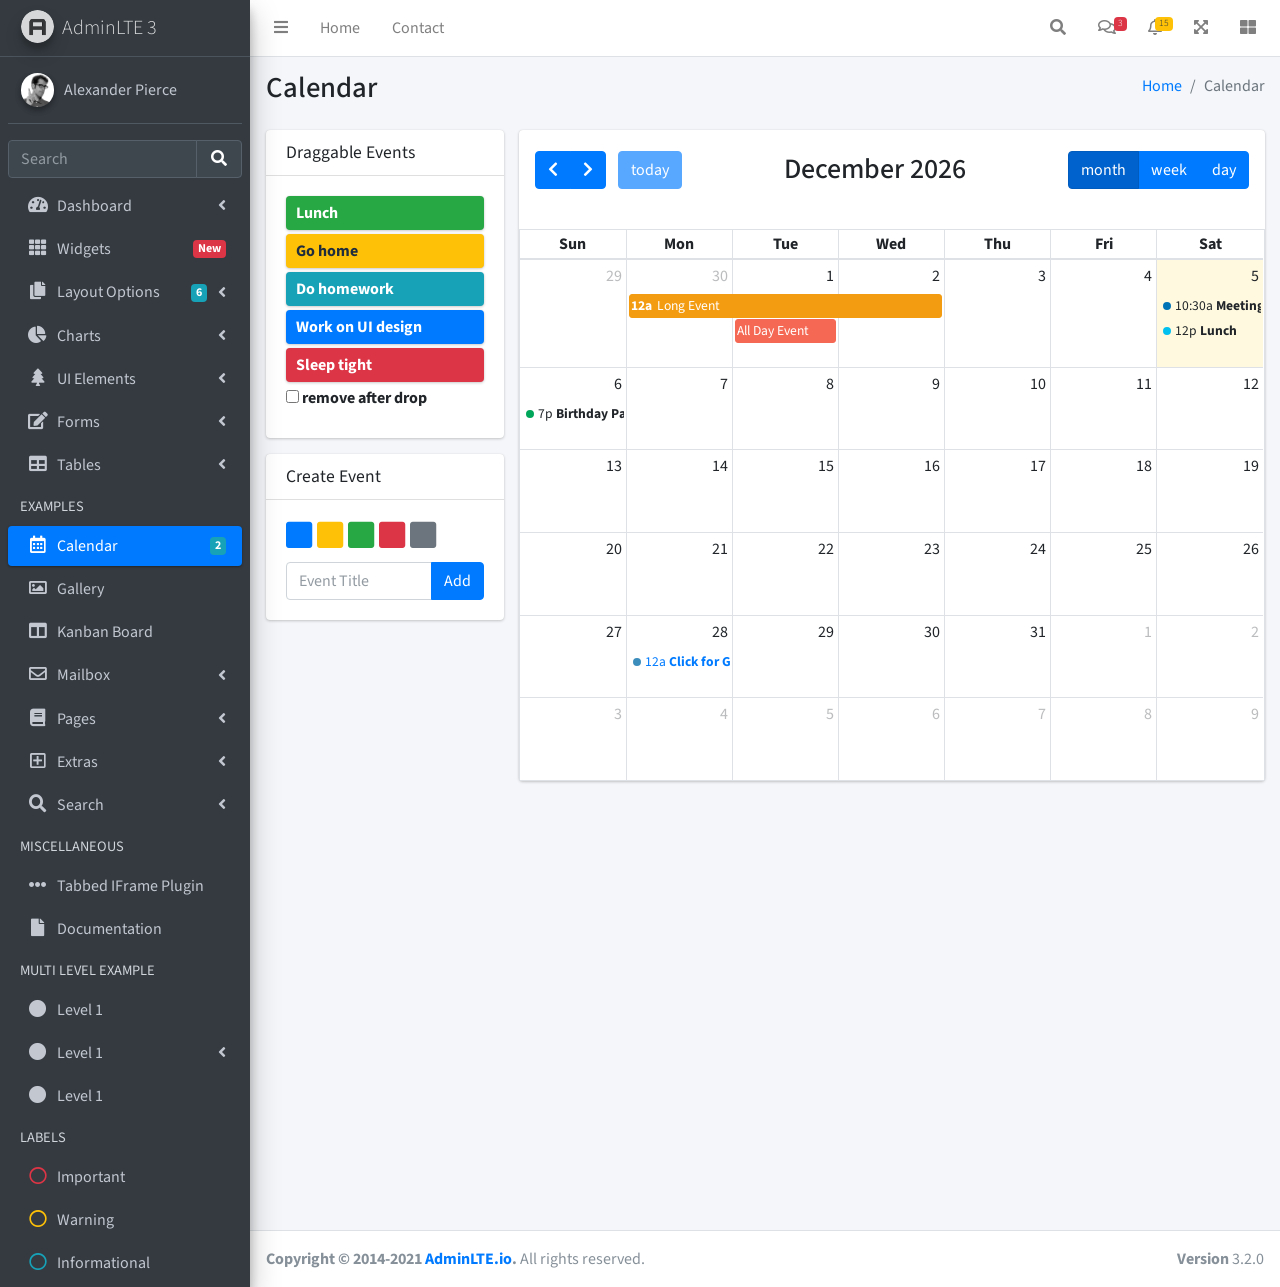
<file: static/pages/calendar.html>
<!DOCTYPE html>
<html lang="en">
<head>
  <meta charset="utf-8">
  <meta name="viewport" content="width=device-width, initial-scale=1">
  <title>AdminLTE 3 | Calendar</title>

  <!-- Google Font: Source Sans Pro -->
  <link rel="stylesheet" href="https://fonts.googleapis.com/css?family=Source+Sans+Pro:300,400,400i,700&display=fallback">
  <!-- Font Awesome -->
  <link rel="stylesheet" href="../plugins/fontawesome-free/css/all.min.css">
  <!-- fullCalendar -->
  <link rel="stylesheet" href="../plugins/fullcalendar/main.css">
  <!-- Theme style -->
  <link rel="stylesheet" href="../dist/css/adminlte.min.css">
</head>
<body class="hold-transition sidebar-mini">
<div class="wrapper">
  <!-- Navbar -->
  <nav class="main-header navbar navbar-expand navbar-white navbar-light">
    <!-- Left navbar links -->
    <ul class="navbar-nav">
      <li class="nav-item">
        <a class="nav-link" data-widget="pushmenu" href="#" role="button"><i class="fas fa-bars"></i></a>
      </li>
      <li class="nav-item d-none d-sm-inline-block">
        <a href="../index3.html" class="nav-link">Home</a>
      </li>
      <li class="nav-item d-none d-sm-inline-block">
        <a href="#" class="nav-link">Contact</a>
      </li>
    </ul>

    <!-- Right navbar links -->
    <ul class="navbar-nav ml-auto">
      <!-- Navbar Search -->
      <li class="nav-item">
        <a class="nav-link" data-widget="navbar-search" href="#" role="button">
          <i class="fas fa-search"></i>
        </a>
        <div class="navbar-search-block">
          <form class="form-inline">
            <div class="input-group input-group-sm">
              <input class="form-control form-control-navbar" type="search" placeholder="Search" aria-label="Search">
              <div class="input-group-append">
                <button class="btn btn-navbar" type="submit">
                  <i class="fas fa-search"></i>
                </button>
                <button class="btn btn-navbar" type="button" data-widget="navbar-search">
                  <i class="fas fa-times"></i>
                </button>
              </div>
            </div>
          </form>
        </div>
      </li>

      <!-- Messages Dropdown Menu -->
      <li class="nav-item dropdown">
        <a class="nav-link" data-toggle="dropdown" href="#">
          <i class="far fa-comments"></i>
          <span class="badge badge-danger navbar-badge">3</span>
        </a>
        <div class="dropdown-menu dropdown-menu-lg dropdown-menu-right">
          <a href="#" class="dropdown-item">
            <!-- Message Start -->
            <div class="media">
              <img src="../dist/img/user1-128x128.jpg" alt="User Avatar" class="img-size-50 mr-3 img-circle">
              <div class="media-body">
                <h3 class="dropdown-item-title">
                  Brad Diesel
                  <span class="float-right text-sm text-danger"><i class="fas fa-star"></i></span>
                </h3>
                <p class="text-sm">Call me whenever you can...</p>
                <p class="text-sm text-muted"><i class="far fa-clock mr-1"></i> 4 Hours Ago</p>
              </div>
            </div>
            <!-- Message End -->
          </a>
          <div class="dropdown-divider"></div>
          <a href="#" class="dropdown-item">
            <!-- Message Start -->
            <div class="media">
              <img src="../dist/img/user8-128x128.jpg" alt="User Avatar" class="img-size-50 img-circle mr-3">
              <div class="media-body">
                <h3 class="dropdown-item-title">
                  John Pierce
                  <span class="float-right text-sm text-muted"><i class="fas fa-star"></i></span>
                </h3>
                <p class="text-sm">I got your message bro</p>
                <p class="text-sm text-muted"><i class="far fa-clock mr-1"></i> 4 Hours Ago</p>
              </div>
            </div>
            <!-- Message End -->
          </a>
          <div class="dropdown-divider"></div>
          <a href="#" class="dropdown-item">
            <!-- Message Start -->
            <div class="media">
              <img src="../dist/img/user3-128x128.jpg" alt="User Avatar" class="img-size-50 img-circle mr-3">
              <div class="media-body">
                <h3 class="dropdown-item-title">
                  Nora Silvester
                  <span class="float-right text-sm text-warning"><i class="fas fa-star"></i></span>
                </h3>
                <p class="text-sm">The subject goes here</p>
                <p class="text-sm text-muted"><i class="far fa-clock mr-1"></i> 4 Hours Ago</p>
              </div>
            </div>
            <!-- Message End -->
          </a>
          <div class="dropdown-divider"></div>
          <a href="#" class="dropdown-item dropdown-footer">See All Messages</a>
        </div>
      </li>
      <!-- Notifications Dropdown Menu -->
      <li class="nav-item dropdown">
        <a class="nav-link" data-toggle="dropdown" href="#">
          <i class="far fa-bell"></i>
          <span class="badge badge-warning navbar-badge">15</span>
        </a>
        <div class="dropdown-menu dropdown-menu-lg dropdown-menu-right">
          <span class="dropdown-item dropdown-header">15 Notifications</span>
          <div class="dropdown-divider"></div>
          <a href="#" class="dropdown-item">
            <i class="fas fa-envelope mr-2"></i> 4 new messages
            <span class="float-right text-muted text-sm">3 mins</span>
          </a>
          <div class="dropdown-divider"></div>
          <a href="#" class="dropdown-item">
            <i class="fas fa-users mr-2"></i> 8 friend requests
            <span class="float-right text-muted text-sm">12 hours</span>
          </a>
          <div class="dropdown-divider"></div>
          <a href="#" class="dropdown-item">
            <i class="fas fa-file mr-2"></i> 3 new reports
            <span class="float-right text-muted text-sm">2 days</span>
          </a>
          <div class="dropdown-divider"></div>
          <a href="#" class="dropdown-item dropdown-footer">See All Notifications</a>
        </div>
      </li>
      <li class="nav-item">
        <a class="nav-link" data-widget="fullscreen" href="#" role="button">
          <i class="fas fa-expand-arrows-alt"></i>
        </a>
      </li>
      <li class="nav-item">
        <a class="nav-link" data-widget="control-sidebar" data-slide="true" href="#" role="button">
          <i class="fas fa-th-large"></i>
        </a>
      </li>
    </ul>
  </nav>
  <!-- /.navbar -->

  <!-- Main Sidebar Container -->
  <aside class="main-sidebar sidebar-dark-primary elevation-4">
    <!-- Brand Logo -->
    <a href="../index3.html" class="brand-link">
      <img src="../dist/img/AdminLTELogo.png" alt="AdminLTE Logo" class="brand-image img-circle elevation-3" style="opacity: .8">
      <span class="brand-text font-weight-light">AdminLTE 3</span>
    </a>

    <!-- Sidebar -->
    <div class="sidebar">
      <!-- Sidebar user panel (optional) -->
      <div class="user-panel mt-3 pb-3 mb-3 d-flex">
        <div class="image">
          <img src="../dist/img/user2-160x160.jpg" class="img-circle elevation-2" alt="User Image">
        </div>
        <div class="info">
          <a href="#" class="d-block">Alexander Pierce</a>
        </div>
      </div>

      <!-- SidebarSearch Form -->
      <div class="form-inline">
        <div class="input-group" data-widget="sidebar-search">
          <input class="form-control form-control-sidebar" type="search" placeholder="Search" aria-label="Search">
          <div class="input-group-append">
            <button class="btn btn-sidebar">
              <i class="fas fa-search fa-fw"></i>
            </button>
          </div>
        </div>
      </div>

      <!-- Sidebar Menu -->
      <nav class="mt-2">
        <ul class="nav nav-pills nav-sidebar flex-column" data-widget="treeview" role="menu" data-accordion="false">
          <!-- Add icons to the links using the .nav-icon class
               with font-awesome or any other icon font library -->
          <li class="nav-item">
            <a href="#" class="nav-link">
              <i class="nav-icon fas fa-tachometer-alt"></i>
              <p>
                Dashboard
                <i class="right fas fa-angle-left"></i>
              </p>
            </a>
            <ul class="nav nav-treeview">
              <li class="nav-item">
                <a href="../index.html" class="nav-link">
                  <i class="far fa-circle nav-icon"></i>
                  <p>Dashboard v1</p>
                </a>
              </li>
              <li class="nav-item">
                <a href="../index2.html" class="nav-link">
                  <i class="far fa-circle nav-icon"></i>
                  <p>Dashboard v2</p>
                </a>
              </li>
              <li class="nav-item">
                <a href="../index3.html" class="nav-link">
                  <i class="far fa-circle nav-icon"></i>
                  <p>Dashboard v3</p>
                </a>
              </li>
            </ul>
          </li>
          <li class="nav-item">
            <a href="widgets.html" class="nav-link">
              <i class="nav-icon fas fa-th"></i>
              <p>
                Widgets
                <span class="right badge badge-danger">New</span>
              </p>
            </a>
          </li>
          <li class="nav-item">
            <a href="#" class="nav-link">
              <i class="nav-icon fas fa-copy"></i>
              <p>
                Layout Options
                <i class="fas fa-angle-left right"></i>
                <span class="badge badge-info right">6</span>
              </p>
            </a>
            <ul class="nav nav-treeview">
              <li class="nav-item">
                <a href="layout/top-nav.html" class="nav-link">
                  <i class="far fa-circle nav-icon"></i>
                  <p>Top Navigation</p>
                </a>
              </li>
              <li class="nav-item">
                <a href="layout/top-nav-sidebar.html" class="nav-link">
                  <i class="far fa-circle nav-icon"></i>
                  <p>Top Navigation + Sidebar</p>
                </a>
              </li>
              <li class="nav-item">
                <a href="layout/boxed.html" class="nav-link">
                  <i class="far fa-circle nav-icon"></i>
                  <p>Boxed</p>
                </a>
              </li>
              <li class="nav-item">
                <a href="layout/fixed-sidebar.html" class="nav-link">
                  <i class="far fa-circle nav-icon"></i>
                  <p>Fixed Sidebar</p>
                </a>
              </li>
              <li class="nav-item">
                <a href="layout/fixed-sidebar-custom.html" class="nav-link">
                  <i class="far fa-circle nav-icon"></i>
                  <p>Fixed Sidebar <small>+ Custom Area</small></p>
                </a>
              </li>
              <li class="nav-item">
                <a href="layout/fixed-topnav.html" class="nav-link">
                  <i class="far fa-circle nav-icon"></i>
                  <p>Fixed Navbar</p>
                </a>
              </li>
              <li class="nav-item">
                <a href="layout/fixed-footer.html" class="nav-link">
                  <i class="far fa-circle nav-icon"></i>
                  <p>Fixed Footer</p>
                </a>
              </li>
              <li class="nav-item">
                <a href="layout/collapsed-sidebar.html" class="nav-link">
                  <i class="far fa-circle nav-icon"></i>
                  <p>Collapsed Sidebar</p>
                </a>
              </li>
            </ul>
          </li>
          <li class="nav-item">
            <a href="#" class="nav-link">
              <i class="nav-icon fas fa-chart-pie"></i>
              <p>
                Charts
                <i class="right fas fa-angle-left"></i>
              </p>
            </a>
            <ul class="nav nav-treeview">
              <li class="nav-item">
                <a href="charts/chartjs.html" class="nav-link">
                  <i class="far fa-circle nav-icon"></i>
                  <p>ChartJS</p>
                </a>
              </li>
              <li class="nav-item">
                <a href="charts/flot.html" class="nav-link">
                  <i class="far fa-circle nav-icon"></i>
                  <p>Flot</p>
                </a>
              </li>
              <li class="nav-item">
                <a href="charts/inline.html" class="nav-link">
                  <i class="far fa-circle nav-icon"></i>
                  <p>Inline</p>
                </a>
              </li>
              <li class="nav-item">
                <a href="charts/uplot.html" class="nav-link">
                  <i class="far fa-circle nav-icon"></i>
                  <p>uPlot</p>
                </a>
              </li>
            </ul>
          </li>
          <li class="nav-item">
            <a href="#" class="nav-link">
              <i class="nav-icon fas fa-tree"></i>
              <p>
                UI Elements
                <i class="fas fa-angle-left right"></i>
              </p>
            </a>
            <ul class="nav nav-treeview">
              <li class="nav-item">
                <a href="UI/general.html" class="nav-link">
                  <i class="far fa-circle nav-icon"></i>
                  <p>General</p>
                </a>
              </li>
              <li class="nav-item">
                <a href="UI/icons.html" class="nav-link">
                  <i class="far fa-circle nav-icon"></i>
                  <p>Icons</p>
                </a>
              </li>
              <li class="nav-item">
                <a href="UI/buttons.html" class="nav-link">
                  <i class="far fa-circle nav-icon"></i>
                  <p>Buttons</p>
                </a>
              </li>
              <li class="nav-item">
                <a href="UI/sliders.html" class="nav-link">
                  <i class="far fa-circle nav-icon"></i>
                  <p>Sliders</p>
                </a>
              </li>
              <li class="nav-item">
                <a href="UI/modals.html" class="nav-link">
                  <i class="far fa-circle nav-icon"></i>
                  <p>Modals & Alerts</p>
                </a>
              </li>
              <li class="nav-item">
                <a href="UI/navbar.html" class="nav-link">
                  <i class="far fa-circle nav-icon"></i>
                  <p>Navbar & Tabs</p>
                </a>
              </li>
              <li class="nav-item">
                <a href="UI/timeline.html" class="nav-link">
                  <i class="far fa-circle nav-icon"></i>
                  <p>Timeline</p>
                </a>
              </li>
              <li class="nav-item">
                <a href="UI/ribbons.html" class="nav-link">
                  <i class="far fa-circle nav-icon"></i>
                  <p>Ribbons</p>
                </a>
              </li>
            </ul>
          </li>
          <li class="nav-item">
            <a href="#" class="nav-link">
              <i class="nav-icon fas fa-edit"></i>
              <p>
                Forms
                <i class="fas fa-angle-left right"></i>
              </p>
            </a>
            <ul class="nav nav-treeview">
              <li class="nav-item">
                <a href="forms/general.html" class="nav-link">
                  <i class="far fa-circle nav-icon"></i>
                  <p>General Elements</p>
                </a>
              </li>
              <li class="nav-item">
                <a href="forms/advanced.html" class="nav-link">
                  <i class="far fa-circle nav-icon"></i>
                  <p>Advanced Elements</p>
                </a>
              </li>
              <li class="nav-item">
                <a href="forms/editors.html" class="nav-link">
                  <i class="far fa-circle nav-icon"></i>
                  <p>Editors</p>
                </a>
              </li>
              <li class="nav-item">
                <a href="forms/validation.html" class="nav-link">
                  <i class="far fa-circle nav-icon"></i>
                  <p>Validation</p>
                </a>
              </li>
            </ul>
          </li>
          <li class="nav-item">
            <a href="#" class="nav-link">
              <i class="nav-icon fas fa-table"></i>
              <p>
                Tables
                <i class="fas fa-angle-left right"></i>
              </p>
            </a>
            <ul class="nav nav-treeview">
              <li class="nav-item">
                <a href="tables/simple.html" class="nav-link">
                  <i class="far fa-circle nav-icon"></i>
                  <p>Simple Tables</p>
                </a>
              </li>
              <li class="nav-item">
                <a href="tables/data.html" class="nav-link">
                  <i class="far fa-circle nav-icon"></i>
                  <p>DataTables</p>
                </a>
              </li>
              <li class="nav-item">
                <a href="tables/jsgrid.html" class="nav-link">
                  <i class="far fa-circle nav-icon"></i>
                  <p>jsGrid</p>
                </a>
              </li>
            </ul>
          </li>
          <li class="nav-header">EXAMPLES</li>
          <li class="nav-item">
            <a href="calendar.html" class="nav-link active">
              <i class="nav-icon far fa-calendar-alt"></i>
              <p>
                Calendar
                <span class="badge badge-info right">2</span>
              </p>
            </a>
          </li>
          <li class="nav-item">
            <a href="gallery.html" class="nav-link">
              <i class="nav-icon far fa-image"></i>
              <p>
                Gallery
              </p>
            </a>
          </li>
          <li class="nav-item">
            <a href="kanban.html" class="nav-link">
              <i class="nav-icon fas fa-columns"></i>
              <p>
                Kanban Board
              </p>
            </a>
          </li>
          <li class="nav-item">
            <a href="#" class="nav-link">
              <i class="nav-icon far fa-envelope"></i>
              <p>
                Mailbox
                <i class="fas fa-angle-left right"></i>
              </p>
            </a>
            <ul class="nav nav-treeview">
              <li class="nav-item">
                <a href="mailbox/mailbox.html" class="nav-link">
                  <i class="far fa-circle nav-icon"></i>
                  <p>Inbox</p>
                </a>
              </li>
              <li class="nav-item">
                <a href="mailbox/compose.html" class="nav-link">
                  <i class="far fa-circle nav-icon"></i>
                  <p>Compose</p>
                </a>
              </li>
              <li class="nav-item">
                <a href="mailbox/read-mail.html" class="nav-link">
                  <i class="far fa-circle nav-icon"></i>
                  <p>Read</p>
                </a>
              </li>
            </ul>
          </li>
          <li class="nav-item">
            <a href="#" class="nav-link">
              <i class="nav-icon fas fa-book"></i>
              <p>
                Pages
                <i class="fas fa-angle-left right"></i>
              </p>
            </a>
            <ul class="nav nav-treeview">
              <li class="nav-item">
                <a href="examples/invoice.html" class="nav-link">
                  <i class="far fa-circle nav-icon"></i>
                  <p>Invoice</p>
                </a>
              </li>
              <li class="nav-item">
                <a href="examples/profile.html" class="nav-link">
                  <i class="far fa-circle nav-icon"></i>
                  <p>Profile</p>
                </a>
              </li>
              <li class="nav-item">
                <a href="examples/e-commerce.html" class="nav-link">
                  <i class="far fa-circle nav-icon"></i>
                  <p>E-commerce</p>
                </a>
              </li>
              <li class="nav-item">
                <a href="examples/projects.html" class="nav-link">
                  <i class="far fa-circle nav-icon"></i>
                  <p>Projects</p>
                </a>
              </li>
              <li class="nav-item">
                <a href="examples/project-add.html" class="nav-link">
                  <i class="far fa-circle nav-icon"></i>
                  <p>Project Add</p>
                </a>
              </li>
              <li class="nav-item">
                <a href="examples/project-edit.html" class="nav-link">
                  <i class="far fa-circle nav-icon"></i>
                  <p>Project Edit</p>
                </a>
              </li>
              <li class="nav-item">
                <a href="examples/project-detail.html" class="nav-link">
                  <i class="far fa-circle nav-icon"></i>
                  <p>Project Detail</p>
                </a>
              </li>
              <li class="nav-item">
                <a href="examples/contacts.html" class="nav-link">
                  <i class="far fa-circle nav-icon"></i>
                  <p>Contacts</p>
                </a>
              </li>
              <li class="nav-item">
                <a href="examples/faq.html" class="nav-link">
                  <i class="far fa-circle nav-icon"></i>
                  <p>FAQ</p>
                </a>
              </li>
              <li class="nav-item">
                <a href="examples/contact-us.html" class="nav-link">
                  <i class="far fa-circle nav-icon"></i>
                  <p>Contact us</p>
                </a>
              </li>
            </ul>
          </li>
          <li class="nav-item">
            <a href="#" class="nav-link">
              <i class="nav-icon far fa-plus-square"></i>
              <p>
                Extras
                <i class="fas fa-angle-left right"></i>
              </p>
            </a>
            <ul class="nav nav-treeview">
              <li class="nav-item">
                <a href="#" class="nav-link">
                  <i class="far fa-circle nav-icon"></i>
                  <p>
                    Login & Register v1
                    <i class="fas fa-angle-left right"></i>
                  </p>
                </a>
                <ul class="nav nav-treeview">
                  <li class="nav-item">
                    <a href="examples/login.html" class="nav-link">
                      <i class="far fa-circle nav-icon"></i>
                      <p>Login v1</p>
                    </a>
                  </li>
                  <li class="nav-item">
                    <a href="examples/register.html" class="nav-link">
                      <i class="far fa-circle nav-icon"></i>
                      <p>Register v1</p>
                    </a>
                  </li>
                  <li class="nav-item">
                    <a href="examples/forgot-password.html" class="nav-link">
                      <i class="far fa-circle nav-icon"></i>
                      <p>Forgot Password v1</p>
                    </a>
                  </li>
                  <li class="nav-item">
                    <a href="examples/recover-password.html" class="nav-link">
                      <i class="far fa-circle nav-icon"></i>
                      <p>Recover Password v1</p>
                    </a>
                  </li>
                </ul>
              </li>
              <li class="nav-item">
                <a href="#" class="nav-link">
                  <i class="far fa-circle nav-icon"></i>
                  <p>
                    Login & Register v2
                    <i class="fas fa-angle-left right"></i>
                  </p>
                </a>
                <ul class="nav nav-treeview">
                  <li class="nav-item">
                    <a href="examples/login-v2.html" class="nav-link">
                      <i class="far fa-circle nav-icon"></i>
                      <p>Login v2</p>
                    </a>
                  </li>
                  <li class="nav-item">
                    <a href="examples/register-v2.html" class="nav-link">
                      <i class="far fa-circle nav-icon"></i>
                      <p>Register v2</p>
                    </a>
                  </li>
                  <li class="nav-item">
                    <a href="examples/forgot-password-v2.html" class="nav-link">
                      <i class="far fa-circle nav-icon"></i>
                      <p>Forgot Password v2</p>
                    </a>
                  </li>
                  <li class="nav-item">
                    <a href="examples/recover-password-v2.html" class="nav-link">
                      <i class="far fa-circle nav-icon"></i>
                      <p>Recover Password v2</p>
                    </a>
                  </li>
                </ul>
              </li>
              <li class="nav-item">
                <a href="examples/lockscreen.html" class="nav-link">
                  <i class="far fa-circle nav-icon"></i>
                  <p>Lockscreen</p>
                </a>
              </li>
              <li class="nav-item">
                <a href="examples/legacy-user-menu.html" class="nav-link">
                  <i class="far fa-circle nav-icon"></i>
                  <p>Legacy User Menu</p>
                </a>
              </li>
              <li class="nav-item">
                <a href="examples/language-menu.html" class="nav-link">
                  <i class="far fa-circle nav-icon"></i>
                  <p>Language Menu</p>
                </a>
              </li>
              <li class="nav-item">
                <a href="examples/404.html" class="nav-link">
                  <i class="far fa-circle nav-icon"></i>
                  <p>Error 404</p>
                </a>
              </li>
              <li class="nav-item">
                <a href="examples/500.html" class="nav-link">
                  <i class="far fa-circle nav-icon"></i>
                  <p>Error 500</p>
                </a>
              </li>
              <li class="nav-item">
                <a href="examples/pace.html" class="nav-link">
                  <i class="far fa-circle nav-icon"></i>
                  <p>Pace</p>
                </a>
              </li>
              <li class="nav-item">
                <a href="examples/blank.html" class="nav-link">
                  <i class="far fa-circle nav-icon"></i>
                  <p>Blank Page</p>
                </a>
              </li>
              <li class="nav-item">
                <a href="../starter.html" class="nav-link">
                  <i class="far fa-circle nav-icon"></i>
                  <p>Starter Page</p>
                </a>
              </li>
            </ul>
          </li>
          <li class="nav-item">
            <a href="#" class="nav-link">
              <i class="nav-icon fas fa-search"></i>
              <p>
                Search
                <i class="fas fa-angle-left right"></i>
              </p>
            </a>
            <ul class="nav nav-treeview">
              <li class="nav-item">
                <a href="search/simple.html" class="nav-link">
                  <i class="far fa-circle nav-icon"></i>
                  <p>Simple Search</p>
                </a>
              </li>
              <li class="nav-item">
                <a href="search/enhanced.html" class="nav-link">
                  <i class="far fa-circle nav-icon"></i>
                  <p>Enhanced</p>
                </a>
              </li>
            </ul>
          </li>
          <li class="nav-header">MISCELLANEOUS</li>
          <li class="nav-item">
            <a href="../iframe.html" class="nav-link">
              <i class="nav-icon fas fa-ellipsis-h"></i>
              <p>Tabbed IFrame Plugin</p>
            </a>
          </li>
          <li class="nav-item">
            <a href="https://adminlte.io/docs/3.1/" class="nav-link">
              <i class="nav-icon fas fa-file"></i>
              <p>Documentation</p>
            </a>
          </li>
          <li class="nav-header">MULTI LEVEL EXAMPLE</li>
          <li class="nav-item">
            <a href="#" class="nav-link">
              <i class="fas fa-circle nav-icon"></i>
              <p>Level 1</p>
            </a>
          </li>
          <li class="nav-item">
            <a href="#" class="nav-link">
              <i class="nav-icon fas fa-circle"></i>
              <p>
                Level 1
                <i class="right fas fa-angle-left"></i>
              </p>
            </a>
            <ul class="nav nav-treeview">
              <li class="nav-item">
                <a href="#" class="nav-link">
                  <i class="far fa-circle nav-icon"></i>
                  <p>Level 2</p>
                </a>
              </li>
              <li class="nav-item">
                <a href="#" class="nav-link">
                  <i class="far fa-circle nav-icon"></i>
                  <p>
                    Level 2
                    <i class="right fas fa-angle-left"></i>
                  </p>
                </a>
                <ul class="nav nav-treeview">
                  <li class="nav-item">
                    <a href="#" class="nav-link">
                      <i class="far fa-dot-circle nav-icon"></i>
                      <p>Level 3</p>
                    </a>
                  </li>
                  <li class="nav-item">
                    <a href="#" class="nav-link">
                      <i class="far fa-dot-circle nav-icon"></i>
                      <p>Level 3</p>
                    </a>
                  </li>
                  <li class="nav-item">
                    <a href="#" class="nav-link">
                      <i class="far fa-dot-circle nav-icon"></i>
                      <p>Level 3</p>
                    </a>
                  </li>
                </ul>
              </li>
              <li class="nav-item">
                <a href="#" class="nav-link">
                  <i class="far fa-circle nav-icon"></i>
                  <p>Level 2</p>
                </a>
              </li>
            </ul>
          </li>
          <li class="nav-item">
            <a href="#" class="nav-link">
              <i class="fas fa-circle nav-icon"></i>
              <p>Level 1</p>
            </a>
          </li>
          <li class="nav-header">LABELS</li>
          <li class="nav-item">
            <a href="#" class="nav-link">
              <i class="nav-icon far fa-circle text-danger"></i>
              <p class="text">Important</p>
            </a>
          </li>
          <li class="nav-item">
            <a href="#" class="nav-link">
              <i class="nav-icon far fa-circle text-warning"></i>
              <p>Warning</p>
            </a>
          </li>
          <li class="nav-item">
            <a href="#" class="nav-link">
              <i class="nav-icon far fa-circle text-info"></i>
              <p>Informational</p>
            </a>
          </li>
        </ul>
      </nav>
      <!-- /.sidebar-menu -->
    </div>
    <!-- /.sidebar -->
  </aside>

  <!-- Content Wrapper. Contains page content -->
  <div class="content-wrapper">
    <!-- Content Header (Page header) -->
    <section class="content-header">
      <div class="container-fluid">
        <div class="row mb-2">
          <div class="col-sm-6">
            <h1>Calendar</h1>
          </div>
          <div class="col-sm-6">
            <ol class="breadcrumb float-sm-right">
              <li class="breadcrumb-item"><a href="#">Home</a></li>
              <li class="breadcrumb-item active">Calendar</li>
            </ol>
          </div>
        </div>
      </div><!-- /.container-fluid -->
    </section>

    <!-- Main content -->
    <section class="content">
      <div class="container-fluid">
        <div class="row">
          <div class="col-md-3">
            <div class="sticky-top mb-3">
              <div class="card">
                <div class="card-header">
                  <h4 class="card-title">Draggable Events</h4>
                </div>
                <div class="card-body">
                  <!-- the events -->
                  <div id="external-events">
                    <div class="external-event bg-success">Lunch</div>
                    <div class="external-event bg-warning">Go home</div>
                    <div class="external-event bg-info">Do homework</div>
                    <div class="external-event bg-primary">Work on UI design</div>
                    <div class="external-event bg-danger">Sleep tight</div>
                    <div class="checkbox">
                      <label for="drop-remove">
                        <input type="checkbox" id="drop-remove">
                        remove after drop
                      </label>
                    </div>
                  </div>
                </div>
                <!-- /.card-body -->
              </div>
              <!-- /.card -->
              <div class="card">
                <div class="card-header">
                  <h3 class="card-title">Create Event</h3>
                </div>
                <div class="card-body">
                  <div class="btn-group" style="width: 100%; margin-bottom: 10px;">
                    <ul class="fc-color-picker" id="color-chooser">
                      <li><a class="text-primary" href="#"><i class="fas fa-square"></i></a></li>
                      <li><a class="text-warning" href="#"><i class="fas fa-square"></i></a></li>
                      <li><a class="text-success" href="#"><i class="fas fa-square"></i></a></li>
                      <li><a class="text-danger" href="#"><i class="fas fa-square"></i></a></li>
                      <li><a class="text-muted" href="#"><i class="fas fa-square"></i></a></li>
                    </ul>
                  </div>
                  <!-- /btn-group -->
                  <div class="input-group">
                    <input id="new-event" type="text" class="form-control" placeholder="Event Title">

                    <div class="input-group-append">
                      <button id="add-new-event" type="button" class="btn btn-primary">Add</button>
                    </div>
                    <!-- /btn-group -->
                  </div>
                  <!-- /input-group -->
                </div>
              </div>
            </div>
          </div>
          <!-- /.col -->
          <div class="col-md-9">
            <div class="card card-primary">
              <div class="card-body p-0">
                <!-- THE CALENDAR -->
                <div id="calendar"></div>
              </div>
              <!-- /.card-body -->
            </div>
            <!-- /.card -->
          </div>
          <!-- /.col -->
        </div>
        <!-- /.row -->
      </div><!-- /.container-fluid -->
    </section>
    <!-- /.content -->
  </div>
  <!-- /.content-wrapper -->

  <footer class="main-footer">
    <div class="float-right d-none d-sm-block">
      <b>Version</b> 3.2.0
    </div>
    <strong>Copyright &copy; 2014-2021 <a href="https://adminlte.io">AdminLTE.io</a>.</strong> All rights reserved.
  </footer>

  <!-- Control Sidebar -->
  <aside class="control-sidebar control-sidebar-dark">
    <!-- Control sidebar content goes here -->
  </aside>
  <!-- /.control-sidebar -->
</div>
<!-- ./wrapper -->

<!-- jQuery -->
<script src="../plugins/jquery/jquery.min.js"></script>
<!-- Bootstrap -->
<script src="../plugins/bootstrap/js/bootstrap.bundle.min.js"></script>
<!-- jQuery UI -->
<script src="../plugins/jquery-ui/jquery-ui.min.js"></script>
<!-- AdminLTE App -->
<script src="../dist/js/adminlte.min.js"></script>
<!-- fullCalendar 2.2.5 -->
<script src="../plugins/moment/moment.min.js"></script>
<script src="../plugins/fullcalendar/main.js"></script>
<!-- AdminLTE for demo purposes -->
<script src="../dist/js/demo.js"></script>
<!-- Page specific script -->
<script>
  $(function () {

    /* initialize the external events
     -----------------------------------------------------------------*/
    function ini_events(ele) {
      ele.each(function () {

        // create an Event Object (https://fullcalendar.io/docs/event-object)
        // it doesn't need to have a start or end
        var eventObject = {
          title: $.trim($(this).text()) // use the element's text as the event title
        }

        // store the Event Object in the DOM element so we can get to it later
        $(this).data('eventObject', eventObject)

        // make the event draggable using jQuery UI
        $(this).draggable({
          zIndex        : 1070,
          revert        : true, // will cause the event to go back to its
          revertDuration: 0  //  original position after the drag
        })

      })
    }

    ini_events($('#external-events div.external-event'))

    /* initialize the calendar
     -----------------------------------------------------------------*/
    //Date for the calendar events (dummy data)
    var date = new Date()
    var d    = date.getDate(),
        m    = date.getMonth(),
        y    = date.getFullYear()

    var Calendar = FullCalendar.Calendar;
    var Draggable = FullCalendar.Draggable;

    var containerEl = document.getElementById('external-events');
    var checkbox = document.getElementById('drop-remove');
    var calendarEl = document.getElementById('calendar');

    // initialize the external events
    // -----------------------------------------------------------------

    new Draggable(containerEl, {
      itemSelector: '.external-event',
      eventData: function(eventEl) {
        return {
          title: eventEl.innerText,
          backgroundColor: window.getComputedStyle( eventEl ,null).getPropertyValue('background-color'),
          borderColor: window.getComputedStyle( eventEl ,null).getPropertyValue('background-color'),
          textColor: window.getComputedStyle( eventEl ,null).getPropertyValue('color'),
        };
      }
    });

    var calendar = new Calendar(calendarEl, {
      headerToolbar: {
        left  : 'prev,next today',
        center: 'title',
        right : 'dayGridMonth,timeGridWeek,timeGridDay'
      },
      themeSystem: 'bootstrap',
      //Random default events
      events: [
        {
          title          : 'All Day Event',
          start          : new Date(y, m, 1),
          backgroundColor: '#f56954', //red
          borderColor    : '#f56954', //red
          allDay         : true
        },
        {
          title          : 'Long Event',
          start          : new Date(y, m, d - 5),
          end            : new Date(y, m, d - 2),
          backgroundColor: '#f39c12', //yellow
          borderColor    : '#f39c12' //yellow
        },
        {
          title          : 'Meeting',
          start          : new Date(y, m, d, 10, 30),
          allDay         : false,
          backgroundColor: '#0073b7', //Blue
          borderColor    : '#0073b7' //Blue
        },
        {
          title          : 'Lunch',
          start          : new Date(y, m, d, 12, 0),
          end            : new Date(y, m, d, 14, 0),
          allDay         : false,
          backgroundColor: '#00c0ef', //Info (aqua)
          borderColor    : '#00c0ef' //Info (aqua)
        },
        {
          title          : 'Birthday Party',
          start          : new Date(y, m, d + 1, 19, 0),
          end            : new Date(y, m, d + 1, 22, 30),
          allDay         : false,
          backgroundColor: '#00a65a', //Success (green)
          borderColor    : '#00a65a' //Success (green)
        },
        {
          title          : 'Click for Google',
          start          : new Date(y, m, 28),
          end            : new Date(y, m, 29),
          url            : 'https://www.google.com/',
          backgroundColor: '#3c8dbc', //Primary (light-blue)
          borderColor    : '#3c8dbc' //Primary (light-blue)
        }
      ],
      editable  : true,
      droppable : true, // this allows things to be dropped onto the calendar !!!
      drop      : function(info) {
        // is the "remove after drop" checkbox checked?
        if (checkbox.checked) {
          // if so, remove the element from the "Draggable Events" list
          info.draggedEl.parentNode.removeChild(info.draggedEl);
        }
      }
    });

    calendar.render();
    // $('#calendar').fullCalendar()

    /* ADDING EVENTS */
    var currColor = '#3c8dbc' //Red by default
    // Color chooser button
    $('#color-chooser > li > a').click(function (e) {
      e.preventDefault()
      // Save color
      currColor = $(this).css('color')
      // Add color effect to button
      $('#add-new-event').css({
        'background-color': currColor,
        'border-color'    : currColor
      })
    })
    $('#add-new-event').click(function (e) {
      e.preventDefault()
      // Get value and make sure it is not null
      var val = $('#new-event').val()
      if (val.length == 0) {
        return
      }

      // Create events
      var event = $('<div />')
      event.css({
        'background-color': currColor,
        'border-color'    : currColor,
        'color'           : '#fff'
      }).addClass('external-event')
      event.text(val)
      $('#external-events').prepend(event)

      // Add draggable funtionality
      ini_events(event)

      // Remove event from text input
      $('#new-event').val('')
    })
  })
</script>
</body>
</html>
</file>
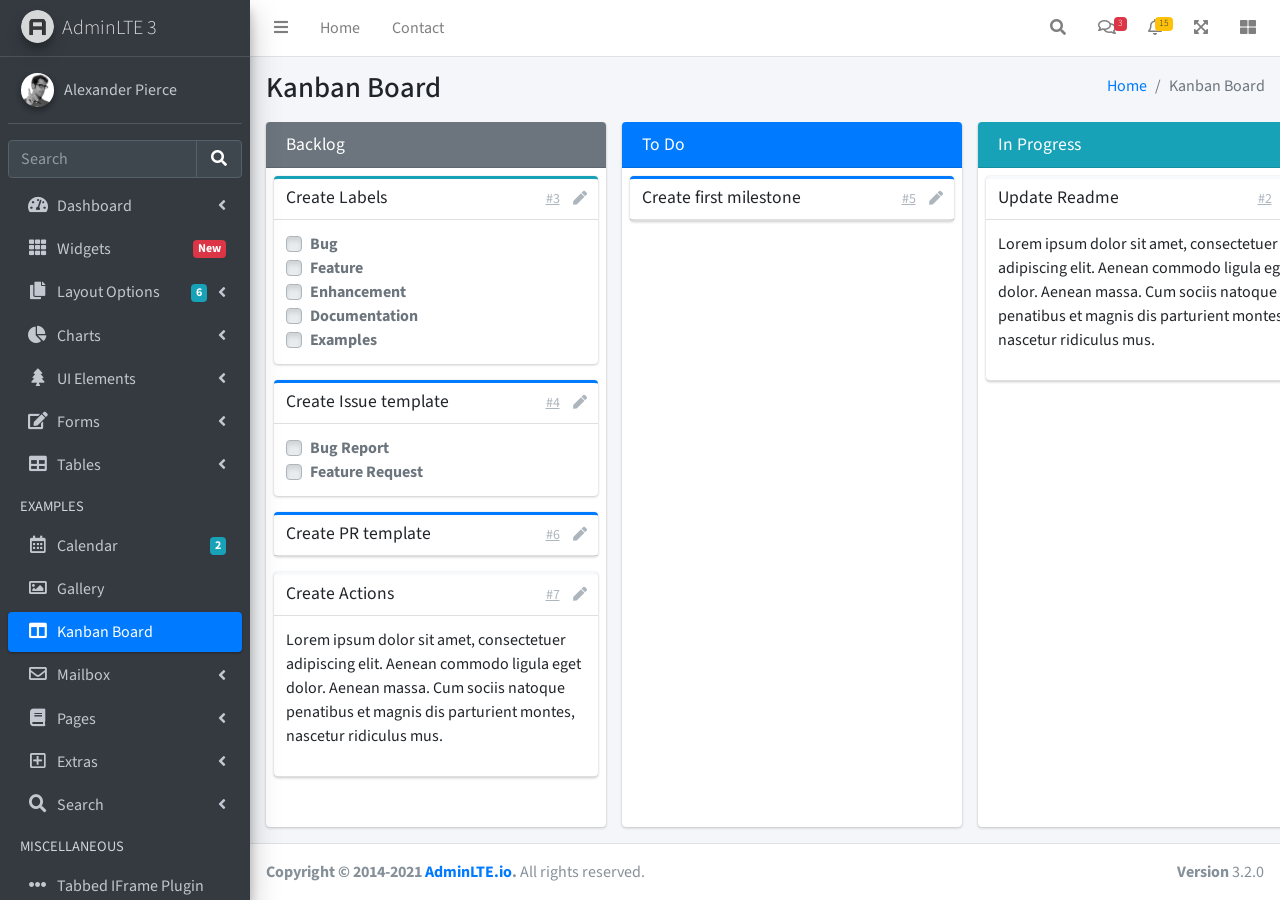
<file: static/pages/kanban.html>
<!DOCTYPE html>
<html lang="en">
<head>
  <meta charset="utf-8">
  <meta name="viewport" content="width=device-width, initial-scale=1">
  <title>AdminLTE 3 | Kanban Board</title>

  <!-- Google Font: Source Sans Pro -->
  <link rel="stylesheet" href="https://fonts.googleapis.com/css?family=Source+Sans+Pro:300,400,400i,700&display=fallback">
  <!-- Font Awesome -->
  <link rel="stylesheet" href="../plugins/fontawesome-free/css/all.min.css">
  <!-- Ekko Lightbox -->
  <link rel="stylesheet" href="../plugins/ekko-lightbox/ekko-lightbox.css">
  <!-- Theme style -->
  <link rel="stylesheet" href="../dist/css/adminlte.min.css">
  <!-- overlayScrollbars -->
  <link rel="stylesheet" href="../plugins/overlayScrollbars/css/OverlayScrollbars.min.css">
</head>
<body class="hold-transition sidebar-mini layout-fixed">
<div class="wrapper">
  <!-- Navbar -->
  <nav class="main-header navbar navbar-expand navbar-white navbar-light">
    <!-- Left navbar links -->
    <ul class="navbar-nav">
      <li class="nav-item">
        <a class="nav-link" data-widget="pushmenu" href="#" role="button"><i class="fas fa-bars"></i></a>
      </li>
      <li class="nav-item d-none d-sm-inline-block">
        <a href="../index3.html" class="nav-link">Home</a>
      </li>
      <li class="nav-item d-none d-sm-inline-block">
        <a href="#" class="nav-link">Contact</a>
      </li>
    </ul>

    <!-- Right navbar links -->
    <ul class="navbar-nav ml-auto">
      <!-- Navbar Search -->
      <li class="nav-item">
        <a class="nav-link" data-widget="navbar-search" href="#" role="button">
          <i class="fas fa-search"></i>
        </a>
        <div class="navbar-search-block">
          <form class="form-inline">
            <div class="input-group input-group-sm">
              <input class="form-control form-control-navbar" type="search" placeholder="Search" aria-label="Search">
              <div class="input-group-append">
                <button class="btn btn-navbar" type="submit">
                  <i class="fas fa-search"></i>
                </button>
                <button class="btn btn-navbar" type="button" data-widget="navbar-search">
                  <i class="fas fa-times"></i>
                </button>
              </div>
            </div>
          </form>
        </div>
      </li>

      <!-- Messages Dropdown Menu -->
      <li class="nav-item dropdown">
        <a class="nav-link" data-toggle="dropdown" href="#">
          <i class="far fa-comments"></i>
          <span class="badge badge-danger navbar-badge">3</span>
        </a>
        <div class="dropdown-menu dropdown-menu-lg dropdown-menu-right">
          <a href="#" class="dropdown-item">
            <!-- Message Start -->
            <div class="media">
              <img src="../dist/img/user1-128x128.jpg" alt="User Avatar" class="img-size-50 mr-3 img-circle">
              <div class="media-body">
                <h3 class="dropdown-item-title">
                  Brad Diesel
                  <span class="float-right text-sm text-danger"><i class="fas fa-star"></i></span>
                </h3>
                <p class="text-sm">Call me whenever you can...</p>
                <p class="text-sm text-muted"><i class="far fa-clock mr-1"></i> 4 Hours Ago</p>
              </div>
            </div>
            <!-- Message End -->
          </a>
          <div class="dropdown-divider"></div>
          <a href="#" class="dropdown-item">
            <!-- Message Start -->
            <div class="media">
              <img src="../dist/img/user8-128x128.jpg" alt="User Avatar" class="img-size-50 img-circle mr-3">
              <div class="media-body">
                <h3 class="dropdown-item-title">
                  John Pierce
                  <span class="float-right text-sm text-muted"><i class="fas fa-star"></i></span>
                </h3>
                <p class="text-sm">I got your message bro</p>
                <p class="text-sm text-muted"><i class="far fa-clock mr-1"></i> 4 Hours Ago</p>
              </div>
            </div>
            <!-- Message End -->
          </a>
          <div class="dropdown-divider"></div>
          <a href="#" class="dropdown-item">
            <!-- Message Start -->
            <div class="media">
              <img src="../dist/img/user3-128x128.jpg" alt="User Avatar" class="img-size-50 img-circle mr-3">
              <div class="media-body">
                <h3 class="dropdown-item-title">
                  Nora Silvester
                  <span class="float-right text-sm text-warning"><i class="fas fa-star"></i></span>
                </h3>
                <p class="text-sm">The subject goes here</p>
                <p class="text-sm text-muted"><i class="far fa-clock mr-1"></i> 4 Hours Ago</p>
              </div>
            </div>
            <!-- Message End -->
          </a>
          <div class="dropdown-divider"></div>
          <a href="#" class="dropdown-item dropdown-footer">See All Messages</a>
        </div>
      </li>
      <!-- Notifications Dropdown Menu -->
      <li class="nav-item dropdown">
        <a class="nav-link" data-toggle="dropdown" href="#">
          <i class="far fa-bell"></i>
          <span class="badge badge-warning navbar-badge">15</span>
        </a>
        <div class="dropdown-menu dropdown-menu-lg dropdown-menu-right">
          <span class="dropdown-item dropdown-header">15 Notifications</span>
          <div class="dropdown-divider"></div>
          <a href="#" class="dropdown-item">
            <i class="fas fa-envelope mr-2"></i> 4 new messages
            <span class="float-right text-muted text-sm">3 mins</span>
          </a>
          <div class="dropdown-divider"></div>
          <a href="#" class="dropdown-item">
            <i class="fas fa-users mr-2"></i> 8 friend requests
            <span class="float-right text-muted text-sm">12 hours</span>
          </a>
          <div class="dropdown-divider"></div>
          <a href="#" class="dropdown-item">
            <i class="fas fa-file mr-2"></i> 3 new reports
            <span class="float-right text-muted text-sm">2 days</span>
          </a>
          <div class="dropdown-divider"></div>
          <a href="#" class="dropdown-item dropdown-footer">See All Notifications</a>
        </div>
      </li>
      <li class="nav-item">
        <a class="nav-link" data-widget="fullscreen" href="#" role="button">
          <i class="fas fa-expand-arrows-alt"></i>
        </a>
      </li>
      <li class="nav-item">
        <a class="nav-link" data-widget="control-sidebar" data-slide="true" href="#" role="button">
          <i class="fas fa-th-large"></i>
        </a>
      </li>
    </ul>
  </nav>
  <!-- /.navbar -->

  <!-- Main Sidebar Container -->
  <aside class="main-sidebar sidebar-dark-primary elevation-4">
    <!-- Brand Logo -->
    <a href="../index3.html" class="brand-link">
      <img src="../dist/img/AdminLTELogo.png" alt="AdminLTE Logo" class="brand-image img-circle elevation-3" style="opacity: .8">
      <span class="brand-text font-weight-light">AdminLTE 3</span>
    </a>

    <!-- Sidebar -->
    <div class="sidebar">
      <!-- Sidebar user panel (optional) -->
      <div class="user-panel mt-3 pb-3 mb-3 d-flex">
        <div class="image">
          <img src="../dist/img/user2-160x160.jpg" class="img-circle elevation-2" alt="User Image">
        </div>
        <div class="info">
          <a href="#" class="d-block">Alexander Pierce</a>
        </div>
      </div>

      <!-- SidebarSearch Form -->
      <div class="form-inline">
        <div class="input-group" data-widget="sidebar-search">
          <input class="form-control form-control-sidebar" type="search" placeholder="Search" aria-label="Search">
          <div class="input-group-append">
            <button class="btn btn-sidebar">
              <i class="fas fa-search fa-fw"></i>
            </button>
          </div>
        </div>
      </div>

      <!-- Sidebar Menu -->
      <nav class="mt-2">
        <ul class="nav nav-pills nav-sidebar flex-column" data-widget="treeview" role="menu" data-accordion="false">
          <!-- Add icons to the links using the .nav-icon class
               with font-awesome or any other icon font library -->
          <li class="nav-item">
            <a href="#" class="nav-link">
              <i class="nav-icon fas fa-tachometer-alt"></i>
              <p>
                Dashboard
                <i class="right fas fa-angle-left"></i>
              </p>
            </a>
            <ul class="nav nav-treeview">
              <li class="nav-item">
                <a href="../index.html" class="nav-link">
                  <i class="far fa-circle nav-icon"></i>
                  <p>Dashboard v1</p>
                </a>
              </li>
              <li class="nav-item">
                <a href="../index2.html" class="nav-link">
                  <i class="far fa-circle nav-icon"></i>
                  <p>Dashboard v2</p>
                </a>
              </li>
              <li class="nav-item">
                <a href="../index3.html" class="nav-link">
                  <i class="far fa-circle nav-icon"></i>
                  <p>Dashboard v3</p>
                </a>
              </li>
            </ul>
          </li>
          <li class="nav-item">
            <a href="widgets.html" class="nav-link">
              <i class="nav-icon fas fa-th"></i>
              <p>
                Widgets
                <span class="right badge badge-danger">New</span>
              </p>
            </a>
          </li>
          <li class="nav-item">
            <a href="#" class="nav-link">
              <i class="nav-icon fas fa-copy"></i>
              <p>
                Layout Options
                <i class="fas fa-angle-left right"></i>
                <span class="badge badge-info right">6</span>
              </p>
            </a>
            <ul class="nav nav-treeview">
              <li class="nav-item">
                <a href="layout/top-nav.html" class="nav-link">
                  <i class="far fa-circle nav-icon"></i>
                  <p>Top Navigation</p>
                </a>
              </li>
              <li class="nav-item">
                <a href="layout/top-nav-sidebar.html" class="nav-link">
                  <i class="far fa-circle nav-icon"></i>
                  <p>Top Navigation + Sidebar</p>
                </a>
              </li>
              <li class="nav-item">
                <a href="layout/boxed.html" class="nav-link">
                  <i class="far fa-circle nav-icon"></i>
                  <p>Boxed</p>
                </a>
              </li>
              <li class="nav-item">
                <a href="layout/fixed-sidebar.html" class="nav-link">
                  <i class="far fa-circle nav-icon"></i>
                  <p>Fixed Sidebar</p>
                </a>
              </li>
              <li class="nav-item">
                <a href="layout/fixed-sidebar-custom.html" class="nav-link">
                  <i class="far fa-circle nav-icon"></i>
                  <p>Fixed Sidebar <small>+ Custom Area</small></p>
                </a>
              </li>
              <li class="nav-item">
                <a href="layout/fixed-topnav.html" class="nav-link">
                  <i class="far fa-circle nav-icon"></i>
                  <p>Fixed Navbar</p>
                </a>
              </li>
              <li class="nav-item">
                <a href="layout/fixed-footer.html" class="nav-link">
                  <i class="far fa-circle nav-icon"></i>
                  <p>Fixed Footer</p>
                </a>
              </li>
              <li class="nav-item">
                <a href="layout/collapsed-sidebar.html" class="nav-link">
                  <i class="far fa-circle nav-icon"></i>
                  <p>Collapsed Sidebar</p>
                </a>
              </li>
            </ul>
          </li>
          <li class="nav-item">
            <a href="#" class="nav-link">
              <i class="nav-icon fas fa-chart-pie"></i>
              <p>
                Charts
                <i class="right fas fa-angle-left"></i>
              </p>
            </a>
            <ul class="nav nav-treeview">
              <li class="nav-item">
                <a href="charts/chartjs.html" class="nav-link">
                  <i class="far fa-circle nav-icon"></i>
                  <p>ChartJS</p>
                </a>
              </li>
              <li class="nav-item">
                <a href="charts/flot.html" class="nav-link">
                  <i class="far fa-circle nav-icon"></i>
                  <p>Flot</p>
                </a>
              </li>
              <li class="nav-item">
                <a href="charts/inline.html" class="nav-link">
                  <i class="far fa-circle nav-icon"></i>
                  <p>Inline</p>
                </a>
              </li>
              <li class="nav-item">
                <a href="charts/uplot.html" class="nav-link">
                  <i class="far fa-circle nav-icon"></i>
                  <p>uPlot</p>
                </a>
              </li>
            </ul>
          </li>
          <li class="nav-item">
            <a href="#" class="nav-link">
              <i class="nav-icon fas fa-tree"></i>
              <p>
                UI Elements
                <i class="fas fa-angle-left right"></i>
              </p>
            </a>
            <ul class="nav nav-treeview">
              <li class="nav-item">
                <a href="UI/general.html" class="nav-link">
                  <i class="far fa-circle nav-icon"></i>
                  <p>General</p>
                </a>
              </li>
              <li class="nav-item">
                <a href="UI/icons.html" class="nav-link">
                  <i class="far fa-circle nav-icon"></i>
                  <p>Icons</p>
                </a>
              </li>
              <li class="nav-item">
                <a href="UI/buttons.html" class="nav-link">
                  <i class="far fa-circle nav-icon"></i>
                  <p>Buttons</p>
                </a>
              </li>
              <li class="nav-item">
                <a href="UI/sliders.html" class="nav-link">
                  <i class="far fa-circle nav-icon"></i>
                  <p>Sliders</p>
                </a>
              </li>
              <li class="nav-item">
                <a href="UI/modals.html" class="nav-link">
                  <i class="far fa-circle nav-icon"></i>
                  <p>Modals & Alerts</p>
                </a>
              </li>
              <li class="nav-item">
                <a href="UI/navbar.html" class="nav-link">
                  <i class="far fa-circle nav-icon"></i>
                  <p>Navbar & Tabs</p>
                </a>
              </li>
              <li class="nav-item">
                <a href="UI/timeline.html" class="nav-link">
                  <i class="far fa-circle nav-icon"></i>
                  <p>Timeline</p>
                </a>
              </li>
              <li class="nav-item">
                <a href="UI/ribbons.html" class="nav-link">
                  <i class="far fa-circle nav-icon"></i>
                  <p>Ribbons</p>
                </a>
              </li>
            </ul>
          </li>
          <li class="nav-item">
            <a href="#" class="nav-link">
              <i class="nav-icon fas fa-edit"></i>
              <p>
                Forms
                <i class="fas fa-angle-left right"></i>
              </p>
            </a>
            <ul class="nav nav-treeview">
              <li class="nav-item">
                <a href="forms/general.html" class="nav-link">
                  <i class="far fa-circle nav-icon"></i>
                  <p>General Elements</p>
                </a>
              </li>
              <li class="nav-item">
                <a href="forms/advanced.html" class="nav-link">
                  <i class="far fa-circle nav-icon"></i>
                  <p>Advanced Elements</p>
                </a>
              </li>
              <li class="nav-item">
                <a href="forms/editors.html" class="nav-link">
                  <i class="far fa-circle nav-icon"></i>
                  <p>Editors</p>
                </a>
              </li>
              <li class="nav-item">
                <a href="forms/validation.html" class="nav-link">
                  <i class="far fa-circle nav-icon"></i>
                  <p>Validation</p>
                </a>
              </li>
            </ul>
          </li>
          <li class="nav-item">
            <a href="#" class="nav-link">
              <i class="nav-icon fas fa-table"></i>
              <p>
                Tables
                <i class="fas fa-angle-left right"></i>
              </p>
            </a>
            <ul class="nav nav-treeview">
              <li class="nav-item">
                <a href="tables/simple.html" class="nav-link">
                  <i class="far fa-circle nav-icon"></i>
                  <p>Simple Tables</p>
                </a>
              </li>
              <li class="nav-item">
                <a href="tables/data.html" class="nav-link">
                  <i class="far fa-circle nav-icon"></i>
                  <p>DataTables</p>
                </a>
              </li>
              <li class="nav-item">
                <a href="tables/jsgrid.html" class="nav-link">
                  <i class="far fa-circle nav-icon"></i>
                  <p>jsGrid</p>
                </a>
              </li>
            </ul>
          </li>
          <li class="nav-header">EXAMPLES</li>
          <li class="nav-item">
            <a href="calendar.html" class="nav-link">
              <i class="nav-icon far fa-calendar-alt"></i>
              <p>
                Calendar
                <span class="badge badge-info right">2</span>
              </p>
            </a>
          </li>
          <li class="nav-item">
            <a href="gallery.html" class="nav-link">
              <i class="nav-icon far fa-image"></i>
              <p>
                Gallery
              </p>
            </a>
          </li>
          <li class="nav-item">
            <a href="kanban.html" class="nav-link active">
              <i class="nav-icon fas fa-columns"></i>
              <p>
                Kanban Board
              </p>
            </a>
          </li>
          <li class="nav-item">
            <a href="#" class="nav-link">
              <i class="nav-icon far fa-envelope"></i>
              <p>
                Mailbox
                <i class="fas fa-angle-left right"></i>
              </p>
            </a>
            <ul class="nav nav-treeview">
              <li class="nav-item">
                <a href="mailbox/mailbox.html" class="nav-link">
                  <i class="far fa-circle nav-icon"></i>
                  <p>Inbox</p>
                </a>
              </li>
              <li class="nav-item">
                <a href="mailbox/compose.html" class="nav-link">
                  <i class="far fa-circle nav-icon"></i>
                  <p>Compose</p>
                </a>
              </li>
              <li class="nav-item">
                <a href="mailbox/read-mail.html" class="nav-link">
                  <i class="far fa-circle nav-icon"></i>
                  <p>Read</p>
                </a>
              </li>
            </ul>
          </li>
          <li class="nav-item">
            <a href="#" class="nav-link">
              <i class="nav-icon fas fa-book"></i>
              <p>
                Pages
                <i class="fas fa-angle-left right"></i>
              </p>
            </a>
            <ul class="nav nav-treeview">
              <li class="nav-item">
                <a href="examples/invoice.html" class="nav-link">
                  <i class="far fa-circle nav-icon"></i>
                  <p>Invoice</p>
                </a>
              </li>
              <li class="nav-item">
                <a href="examples/profile.html" class="nav-link">
                  <i class="far fa-circle nav-icon"></i>
                  <p>Profile</p>
                </a>
              </li>
              <li class="nav-item">
                <a href="examples/e-commerce.html" class="nav-link">
                  <i class="far fa-circle nav-icon"></i>
                  <p>E-commerce</p>
                </a>
              </li>
              <li class="nav-item">
                <a href="examples/projects.html" class="nav-link">
                  <i class="far fa-circle nav-icon"></i>
                  <p>Projects</p>
                </a>
              </li>
              <li class="nav-item">
                <a href="examples/project-add.html" class="nav-link">
                  <i class="far fa-circle nav-icon"></i>
                  <p>Project Add</p>
                </a>
              </li>
              <li class="nav-item">
                <a href="examples/project-edit.html" class="nav-link">
                  <i class="far fa-circle nav-icon"></i>
                  <p>Project Edit</p>
                </a>
              </li>
              <li class="nav-item">
                <a href="examples/project-detail.html" class="nav-link">
                  <i class="far fa-circle nav-icon"></i>
                  <p>Project Detail</p>
                </a>
              </li>
              <li class="nav-item">
                <a href="examples/contacts.html" class="nav-link">
                  <i class="far fa-circle nav-icon"></i>
                  <p>Contacts</p>
                </a>
              </li>
              <li class="nav-item">
                <a href="examples/faq.html" class="nav-link">
                  <i class="far fa-circle nav-icon"></i>
                  <p>FAQ</p>
                </a>
              </li>
              <li class="nav-item">
                <a href="examples/contact-us.html" class="nav-link">
                  <i class="far fa-circle nav-icon"></i>
                  <p>Contact us</p>
                </a>
              </li>
            </ul>
          </li>
          <li class="nav-item">
            <a href="#" class="nav-link">
              <i class="nav-icon far fa-plus-square"></i>
              <p>
                Extras
                <i class="fas fa-angle-left right"></i>
              </p>
            </a>
            <ul class="nav nav-treeview">
              <li class="nav-item">
                <a href="#" class="nav-link">
                  <i class="far fa-circle nav-icon"></i>
                  <p>
                    Login & Register v1
                    <i class="fas fa-angle-left right"></i>
                  </p>
                </a>
                <ul class="nav nav-treeview">
                  <li class="nav-item">
                    <a href="examples/login.html" class="nav-link">
                      <i class="far fa-circle nav-icon"></i>
                      <p>Login v1</p>
                    </a>
                  </li>
                  <li class="nav-item">
                    <a href="examples/register.html" class="nav-link">
                      <i class="far fa-circle nav-icon"></i>
                      <p>Register v1</p>
                    </a>
                  </li>
                  <li class="nav-item">
                    <a href="examples/forgot-password.html" class="nav-link">
                      <i class="far fa-circle nav-icon"></i>
                      <p>Forgot Password v1</p>
                    </a>
                  </li>
                  <li class="nav-item">
                    <a href="examples/recover-password.html" class="nav-link">
                      <i class="far fa-circle nav-icon"></i>
                      <p>Recover Password v1</p>
                    </a>
                  </li>
                </ul>
              </li>
              <li class="nav-item">
                <a href="#" class="nav-link">
                  <i class="far fa-circle nav-icon"></i>
                  <p>
                    Login & Register v2
                    <i class="fas fa-angle-left right"></i>
                  </p>
                </a>
                <ul class="nav nav-treeview">
                  <li class="nav-item">
                    <a href="examples/login-v2.html" class="nav-link">
                      <i class="far fa-circle nav-icon"></i>
                      <p>Login v2</p>
                    </a>
                  </li>
                  <li class="nav-item">
                    <a href="examples/register-v2.html" class="nav-link">
                      <i class="far fa-circle nav-icon"></i>
                      <p>Register v2</p>
                    </a>
                  </li>
                  <li class="nav-item">
                    <a href="examples/forgot-password-v2.html" class="nav-link">
                      <i class="far fa-circle nav-icon"></i>
                      <p>Forgot Password v2</p>
                    </a>
                  </li>
                  <li class="nav-item">
                    <a href="examples/recover-password-v2.html" class="nav-link">
                      <i class="far fa-circle nav-icon"></i>
                      <p>Recover Password v2</p>
                    </a>
                  </li>
                </ul>
              </li>
              <li class="nav-item">
                <a href="examples/lockscreen.html" class="nav-link">
                  <i class="far fa-circle nav-icon"></i>
                  <p>Lockscreen</p>
                </a>
              </li>
              <li class="nav-item">
                <a href="examples/legacy-user-menu.html" class="nav-link">
                  <i class="far fa-circle nav-icon"></i>
                  <p>Legacy User Menu</p>
                </a>
              </li>
              <li class="nav-item">
                <a href="examples/language-menu.html" class="nav-link">
                  <i class="far fa-circle nav-icon"></i>
                  <p>Language Menu</p>
                </a>
              </li>
              <li class="nav-item">
                <a href="examples/404.html" class="nav-link">
                  <i class="far fa-circle nav-icon"></i>
                  <p>Error 404</p>
                </a>
              </li>
              <li class="nav-item">
                <a href="examples/500.html" class="nav-link">
                  <i class="far fa-circle nav-icon"></i>
                  <p>Error 500</p>
                </a>
              </li>
              <li class="nav-item">
                <a href="examples/pace.html" class="nav-link">
                  <i class="far fa-circle nav-icon"></i>
                  <p>Pace</p>
                </a>
              </li>
              <li class="nav-item">
                <a href="examples/blank.html" class="nav-link">
                  <i class="far fa-circle nav-icon"></i>
                  <p>Blank Page</p>
                </a>
              </li>
              <li class="nav-item">
                <a href="../starter.html" class="nav-link">
                  <i class="far fa-circle nav-icon"></i>
                  <p>Starter Page</p>
                </a>
              </li>
            </ul>
          </li>
          <li class="nav-item">
            <a href="#" class="nav-link">
              <i class="nav-icon fas fa-search"></i>
              <p>
                Search
                <i class="fas fa-angle-left right"></i>
              </p>
            </a>
            <ul class="nav nav-treeview">
              <li class="nav-item">
                <a href="search/simple.html" class="nav-link">
                  <i class="far fa-circle nav-icon"></i>
                  <p>Simple Search</p>
                </a>
              </li>
              <li class="nav-item">
                <a href="search/enhanced.html" class="nav-link">
                  <i class="far fa-circle nav-icon"></i>
                  <p>Enhanced</p>
                </a>
              </li>
            </ul>
          </li>
          <li class="nav-header">MISCELLANEOUS</li>
          <li class="nav-item">
            <a href="../iframe.html" class="nav-link">
              <i class="nav-icon fas fa-ellipsis-h"></i>
              <p>Tabbed IFrame Plugin</p>
            </a>
          </li>
          <li class="nav-item">
            <a href="https://adminlte.io/docs/3.1/" class="nav-link">
              <i class="nav-icon fas fa-file"></i>
              <p>Documentation</p>
            </a>
          </li>
          <li class="nav-header">MULTI LEVEL EXAMPLE</li>
          <li class="nav-item">
            <a href="#" class="nav-link">
              <i class="fas fa-circle nav-icon"></i>
              <p>Level 1</p>
            </a>
          </li>
          <li class="nav-item">
            <a href="#" class="nav-link">
              <i class="nav-icon fas fa-circle"></i>
              <p>
                Level 1
                <i class="right fas fa-angle-left"></i>
              </p>
            </a>
            <ul class="nav nav-treeview">
              <li class="nav-item">
                <a href="#" class="nav-link">
                  <i class="far fa-circle nav-icon"></i>
                  <p>Level 2</p>
                </a>
              </li>
              <li class="nav-item">
                <a href="#" class="nav-link">
                  <i class="far fa-circle nav-icon"></i>
                  <p>
                    Level 2
                    <i class="right fas fa-angle-left"></i>
                  </p>
                </a>
                <ul class="nav nav-treeview">
                  <li class="nav-item">
                    <a href="#" class="nav-link">
                      <i class="far fa-dot-circle nav-icon"></i>
                      <p>Level 3</p>
                    </a>
                  </li>
                  <li class="nav-item">
                    <a href="#" class="nav-link">
                      <i class="far fa-dot-circle nav-icon"></i>
                      <p>Level 3</p>
                    </a>
                  </li>
                  <li class="nav-item">
                    <a href="#" class="nav-link">
                      <i class="far fa-dot-circle nav-icon"></i>
                      <p>Level 3</p>
                    </a>
                  </li>
                </ul>
              </li>
              <li class="nav-item">
                <a href="#" class="nav-link">
                  <i class="far fa-circle nav-icon"></i>
                  <p>Level 2</p>
                </a>
              </li>
            </ul>
          </li>
          <li class="nav-item">
            <a href="#" class="nav-link">
              <i class="fas fa-circle nav-icon"></i>
              <p>Level 1</p>
            </a>
          </li>
          <li class="nav-header">LABELS</li>
          <li class="nav-item">
            <a href="#" class="nav-link">
              <i class="nav-icon far fa-circle text-danger"></i>
              <p class="text">Important</p>
            </a>
          </li>
          <li class="nav-item">
            <a href="#" class="nav-link">
              <i class="nav-icon far fa-circle text-warning"></i>
              <p>Warning</p>
            </a>
          </li>
          <li class="nav-item">
            <a href="#" class="nav-link">
              <i class="nav-icon far fa-circle text-info"></i>
              <p>Informational</p>
            </a>
          </li>
        </ul>
      </nav>
      <!-- /.sidebar-menu -->
    </div>
    <!-- /.sidebar -->
  </aside>

  <!-- Content Wrapper. Contains page content -->
  <div class="content-wrapper kanban">
    <section class="content-header">
      <div class="container-fluid">
        <div class="row">
          <div class="col-sm-6">
            <h1>Kanban Board</h1>
          </div>
          <div class="col-sm-6 d-none d-sm-block">
            <ol class="breadcrumb float-sm-right">
              <li class="breadcrumb-item"><a href="#">Home</a></li>
              <li class="breadcrumb-item active">Kanban Board</li>
            </ol>
          </div>
        </div>
      </div>
    </section>

    <section class="content pb-3">
      <div class="container-fluid h-100">
        <div class="card card-row card-secondary">
          <div class="card-header">
            <h3 class="card-title">
              Backlog
            </h3>
          </div>
          <div class="card-body">
            <div class="card card-info card-outline">
              <div class="card-header">
                <h5 class="card-title">Create Labels</h5>
                <div class="card-tools">
                  <a href="#" class="btn btn-tool btn-link">#3</a>
                  <a href="#" class="btn btn-tool">
                    <i class="fas fa-pen"></i>
                  </a>
                </div>
              </div>
              <div class="card-body">
                <div class="custom-control custom-checkbox">
                  <input class="custom-control-input" type="checkbox" id="customCheckbox1" disabled>
                  <label for="customCheckbox1" class="custom-control-label">Bug</label>
                </div>
                <div class="custom-control custom-checkbox">
                  <input class="custom-control-input" type="checkbox" id="customCheckbox2" disabled>
                  <label for="customCheckbox2" class="custom-control-label">Feature</label>
                </div>
                <div class="custom-control custom-checkbox">
                  <input class="custom-control-input" type="checkbox" id="customCheckbox3" disabled>
                  <label for="customCheckbox3" class="custom-control-label">Enhancement</label>
                </div>
                <div class="custom-control custom-checkbox">
                  <input class="custom-control-input" type="checkbox" id="customCheckbox4" disabled>
                  <label for="customCheckbox4" class="custom-control-label">Documentation</label>
                </div>
                <div class="custom-control custom-checkbox">
                  <input class="custom-control-input" type="checkbox" id="customCheckbox5" disabled>
                  <label for="customCheckbox5" class="custom-control-label">Examples</label>
                </div>
              </div>
            </div>
            <div class="card card-primary card-outline">
              <div class="card-header">
                <h5 class="card-title">Create Issue template</h5>
                <div class="card-tools">
                  <a href="#" class="btn btn-tool btn-link">#4</a>
                  <a href="#" class="btn btn-tool">
                    <i class="fas fa-pen"></i>
                  </a>
                </div>
              </div>
              <div class="card-body">
                <div class="custom-control custom-checkbox">
                  <input class="custom-control-input" type="checkbox" id="customCheckbox1_1" disabled>
                  <label for="customCheckbox1_1" class="custom-control-label">Bug Report</label>
                </div>
                <div class="custom-control custom-checkbox">
                  <input class="custom-control-input" type="checkbox" id="customCheckbox1_2" disabled>
                  <label for="customCheckbox1_2" class="custom-control-label">Feature Request</label>
                </div>
              </div>
            </div>
            <div class="card card-primary card-outline">
              <div class="card-header">
                <h5 class="card-title">Create PR template</h5>
                <div class="card-tools">
                  <a href="#" class="btn btn-tool btn-link">#6</a>
                  <a href="#" class="btn btn-tool">
                    <i class="fas fa-pen"></i>
                  </a>
                </div>
              </div>
            </div>
            <div class="card card-light card-outline">
              <div class="card-header">
                <h5 class="card-title">Create Actions</h5>
                <div class="card-tools">
                  <a href="#" class="btn btn-tool btn-link">#7</a>
                  <a href="#" class="btn btn-tool">
                    <i class="fas fa-pen"></i>
                  </a>
                </div>

              </div>
              <div class="card-body">
                <p>
                  Lorem ipsum dolor sit amet, consectetuer adipiscing elit.
                  Aenean commodo ligula eget dolor. Aenean massa.
                  Cum sociis natoque penatibus et magnis dis parturient montes,
                  nascetur ridiculus mus.
                </p>
              </div>
            </div>
          </div>
        </div>
        <div class="card card-row card-primary">
          <div class="card-header">
            <h3 class="card-title">
              To Do
            </h3>
          </div>
          <div class="card-body">
            <div class="card card-primary card-outline">
              <div class="card-header">
                <h5 class="card-title">Create first milestone</h5>
                <div class="card-tools">
                  <a href="#" class="btn btn-tool btn-link">#5</a>
                  <a href="#" class="btn btn-tool">
                    <i class="fas fa-pen"></i>
                  </a>
                </div>
              </div>
            </div>
          </div>
        </div>
        <div class="card card-row card-default">
          <div class="card-header bg-info">
            <h3 class="card-title">
              In Progress
            </h3>
          </div>
          <div class="card-body">
            <div class="card card-light card-outline">
              <div class="card-header">
                <h5 class="card-title">Update Readme</h5>
                <div class="card-tools">
                  <a href="#" class="btn btn-tool btn-link">#2</a>
                  <a href="#" class="btn btn-tool">
                    <i class="fas fa-pen"></i>
                  </a>
                </div>
              </div>
              <div class="card-body">
                <p>
                  Lorem ipsum dolor sit amet, consectetuer adipiscing elit.
                  Aenean commodo ligula eget dolor. Aenean massa.
                  Cum sociis natoque penatibus et magnis dis parturient montes,
                  nascetur ridiculus mus.
                </p>
              </div>
            </div>
          </div>
        </div>
        <div class="card card-row card-success">
          <div class="card-header">
            <h3 class="card-title">
              Done
            </h3>
          </div>
          <div class="card-body">
            <div class="card card-primary card-outline">
              <div class="card-header">
                <h5 class="card-title">Create repo</h5>
                <div class="card-tools">
                  <a href="#" class="btn btn-tool btn-link">#1</a>
                  <a href="#" class="btn btn-tool">
                    <i class="fas fa-pen"></i>
                  </a>
                </div>
              </div>
            </div>
          </div>
        </div>
      </div>
    </section>
  </div>

  <footer class="main-footer">
    <div class="float-right d-none d-sm-block">
      <b>Version</b> 3.2.0
    </div>
    <strong>Copyright &copy; 2014-2021 <a href="https://adminlte.io">AdminLTE.io</a>.</strong> All rights reserved.
  </footer>

  <!-- Control Sidebar -->
  <aside class="control-sidebar control-sidebar-dark">
    <!-- Control sidebar content goes here -->
  </aside>
  <!-- /.control-sidebar -->
</div>
<!-- ./wrapper -->

<!-- jQuery -->
<script src="../plugins/jquery/jquery.min.js"></script>
<!-- Bootstrap -->
<script src="../plugins/bootstrap/js/bootstrap.bundle.min.js"></script>
<!-- Ekko Lightbox -->
<script src="../plugins/ekko-lightbox/ekko-lightbox.min.js"></script>
<!-- overlayScrollbars -->
<script src="../plugins/overlayScrollbars/js/jquery.overlayScrollbars.min.js"></script>
<!-- AdminLTE App -->
<script src="../dist/js/adminlte.min.js"></script>
<!-- Filterizr-->
<script src="../plugins/filterizr/jquery.filterizr.min.js"></script>
<!-- AdminLTE for demo purposes -->
<script src="../dist/js/demo.js"></script>
<!-- Page specific script -->
<script>
  $(function () {

  })
</script>
</body>
</html>
</file>
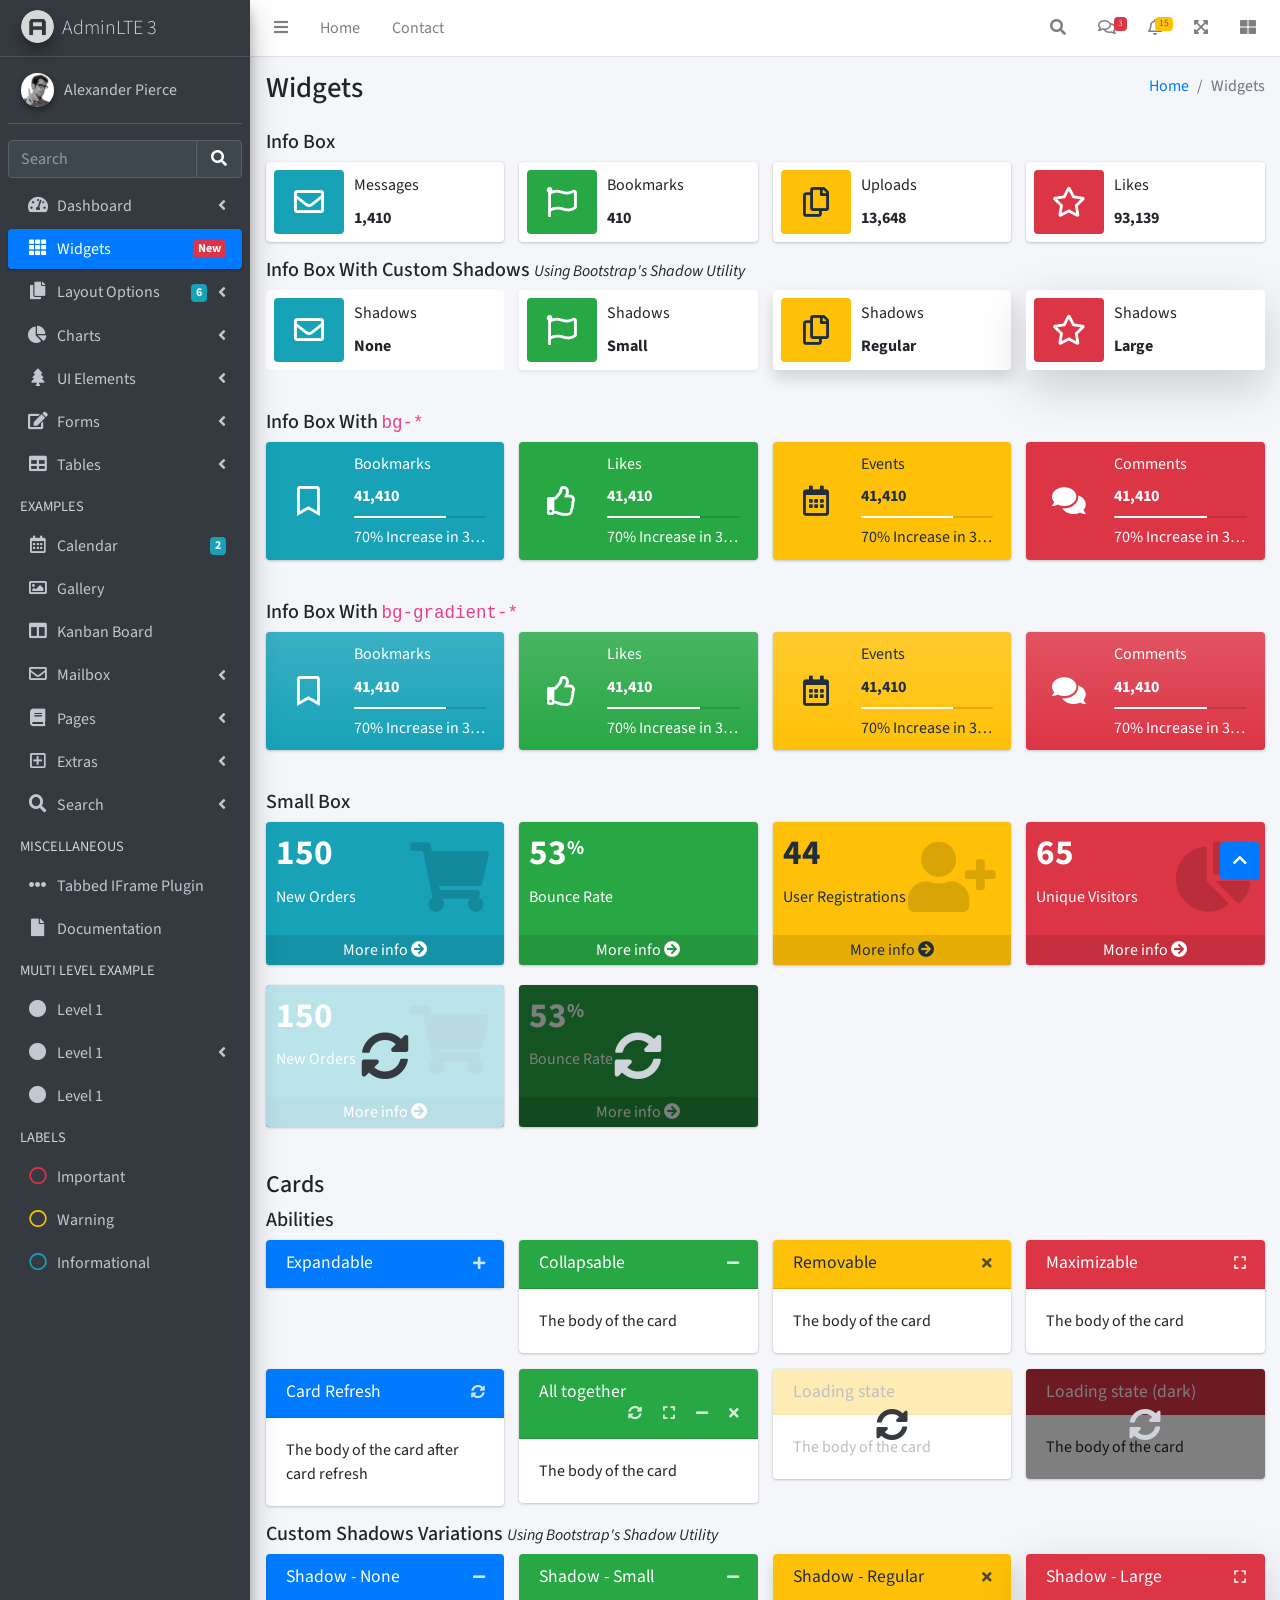
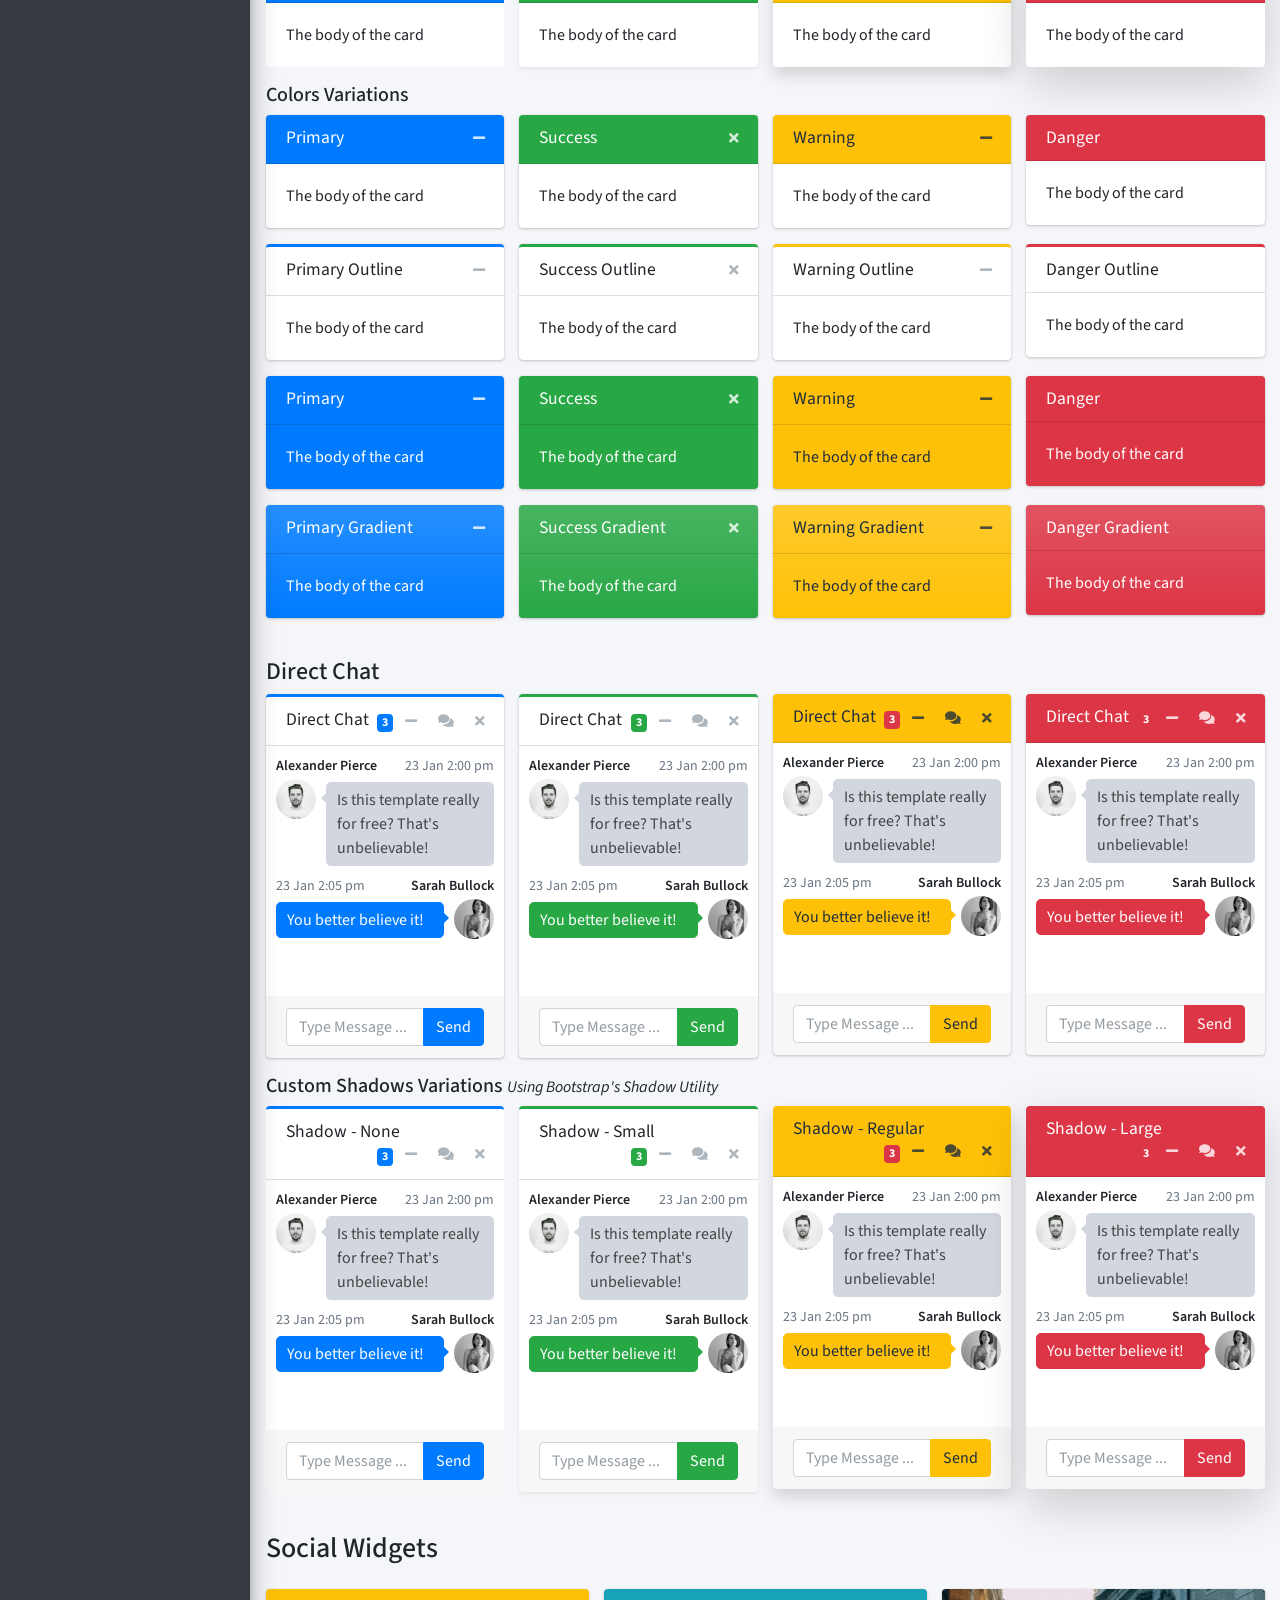
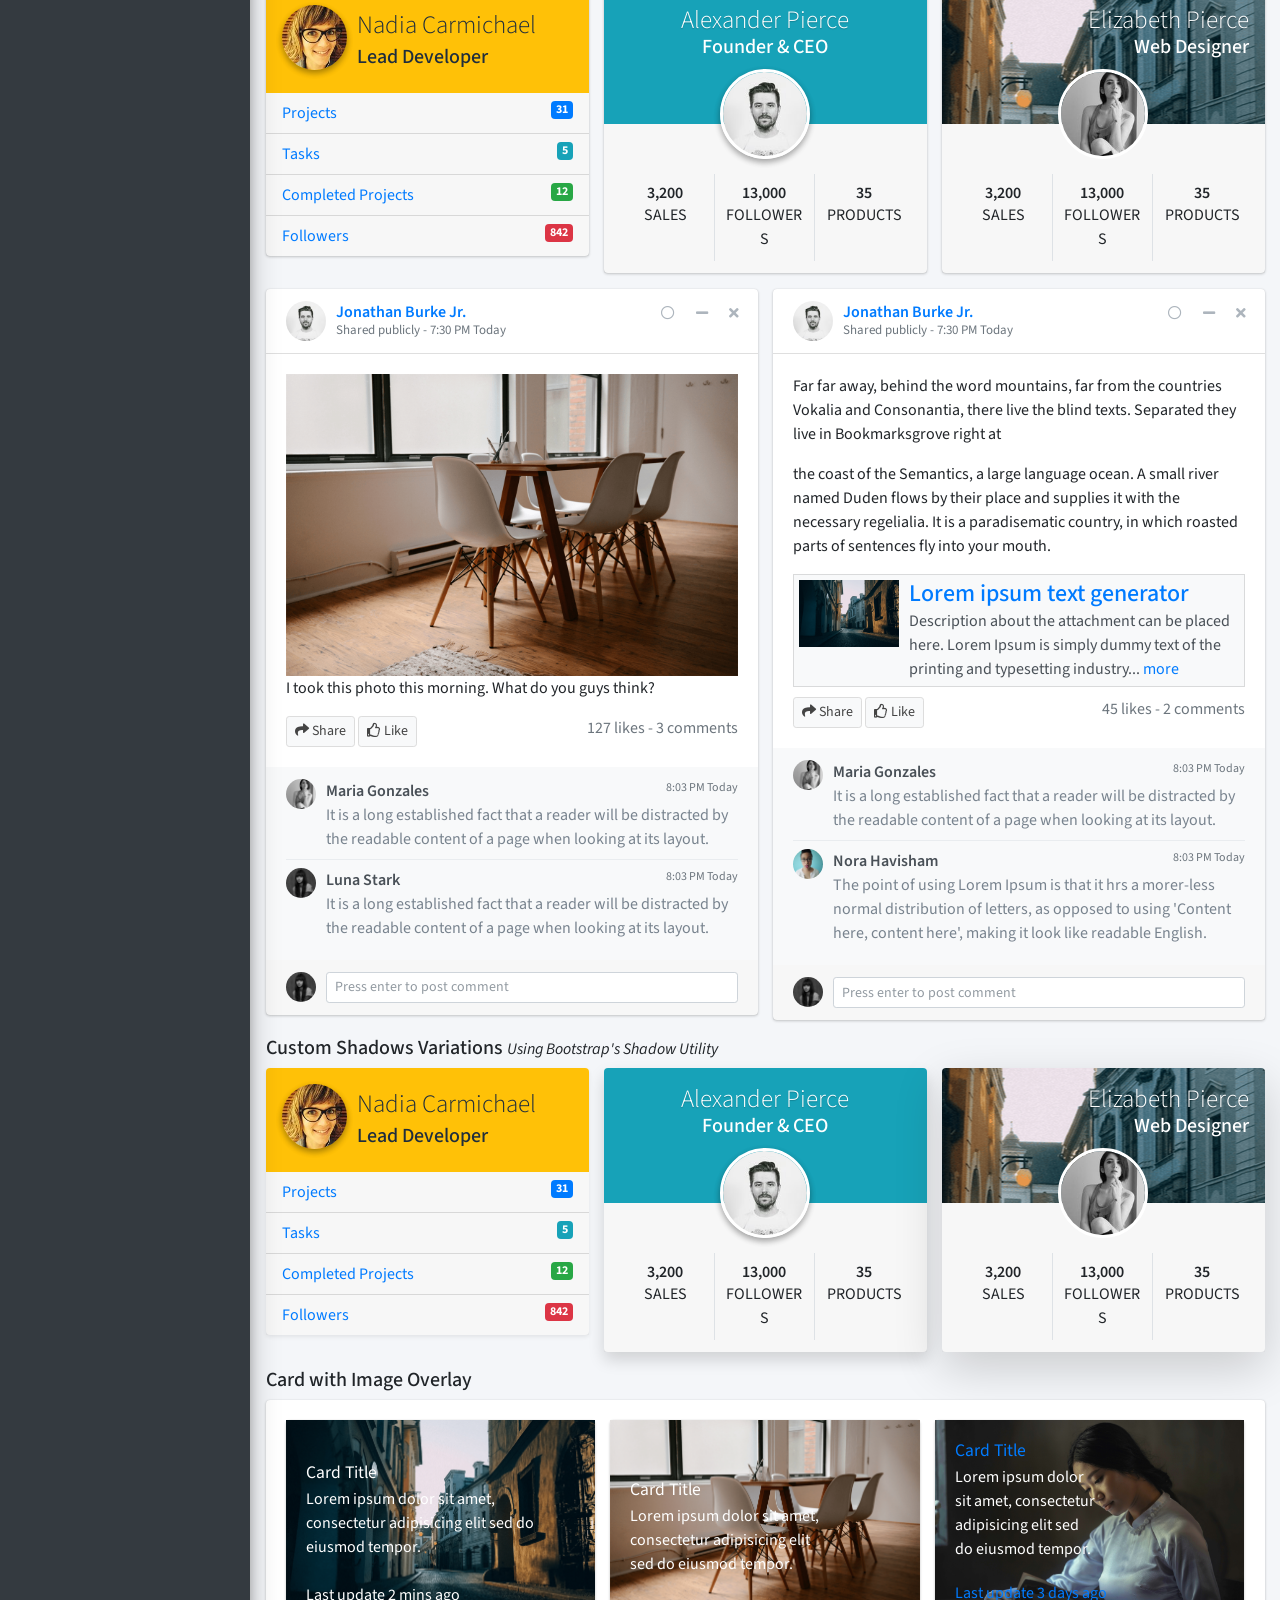
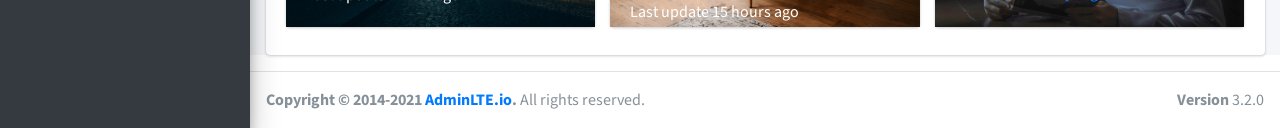
<file: static/pages/widgets.html>
<!DOCTYPE html>
<html lang="en">
<head>
  <meta charset="utf-8">
  <meta name="viewport" content="width=device-width, initial-scale=1">
  <title>AdminLTE 3 | Widgets</title>

  <!-- Google Font: Source Sans Pro -->
  <link rel="stylesheet" href="https://fonts.googleapis.com/css?family=Source+Sans+Pro:300,400,400i,700&display=fallback">
  <!-- Font Awesome -->
  <link rel="stylesheet" href="../plugins/fontawesome-free/css/all.min.css">
  <!-- Ionicons -->
  <link rel="stylesheet" href="https://code.ionicframework.com/ionicons/2.0.1/css/ionicons.min.css">
  <!-- Theme style -->
  <link rel="stylesheet" href="../dist/css/adminlte.min.css">
</head>
<body class="hold-transition sidebar-mini">
<div class="wrapper">
  <!-- Navbar -->
  <nav class="main-header navbar navbar-expand navbar-white navbar-light">
    <!-- Left navbar links -->
    <ul class="navbar-nav">
      <li class="nav-item">
        <a class="nav-link" data-widget="pushmenu" href="#" role="button"><i class="fas fa-bars"></i></a>
      </li>
      <li class="nav-item d-none d-sm-inline-block">
        <a href="../index3.html" class="nav-link">Home</a>
      </li>
      <li class="nav-item d-none d-sm-inline-block">
        <a href="#" class="nav-link">Contact</a>
      </li>
    </ul>

    <!-- Right navbar links -->
    <ul class="navbar-nav ml-auto">
      <!-- Navbar Search -->
      <li class="nav-item">
        <a class="nav-link" data-widget="navbar-search" href="#" role="button">
          <i class="fas fa-search"></i>
        </a>
        <div class="navbar-search-block">
          <form class="form-inline">
            <div class="input-group input-group-sm">
              <input class="form-control form-control-navbar" type="search" placeholder="Search" aria-label="Search">
              <div class="input-group-append">
                <button class="btn btn-navbar" type="submit">
                  <i class="fas fa-search"></i>
                </button>
                <button class="btn btn-navbar" type="button" data-widget="navbar-search">
                  <i class="fas fa-times"></i>
                </button>
              </div>
            </div>
          </form>
        </div>
      </li>

      <!-- Messages Dropdown Menu -->
      <li class="nav-item dropdown">
        <a class="nav-link" data-toggle="dropdown" href="#">
          <i class="far fa-comments"></i>
          <span class="badge badge-danger navbar-badge">3</span>
        </a>
        <div class="dropdown-menu dropdown-menu-lg dropdown-menu-right">
          <a href="#" class="dropdown-item">
            <!-- Message Start -->
            <div class="media">
              <img src="../dist/img/user1-128x128.jpg" alt="User Avatar" class="img-size-50 mr-3 img-circle">
              <div class="media-body">
                <h3 class="dropdown-item-title">
                  Brad Diesel
                  <span class="float-right text-sm text-danger"><i class="fas fa-star"></i></span>
                </h3>
                <p class="text-sm">Call me whenever you can...</p>
                <p class="text-sm text-muted"><i class="far fa-clock mr-1"></i> 4 Hours Ago</p>
              </div>
            </div>
            <!-- Message End -->
          </a>
          <div class="dropdown-divider"></div>
          <a href="#" class="dropdown-item">
            <!-- Message Start -->
            <div class="media">
              <img src="../dist/img/user8-128x128.jpg" alt="User Avatar" class="img-size-50 img-circle mr-3">
              <div class="media-body">
                <h3 class="dropdown-item-title">
                  John Pierce
                  <span class="float-right text-sm text-muted"><i class="fas fa-star"></i></span>
                </h3>
                <p class="text-sm">I got your message bro</p>
                <p class="text-sm text-muted"><i class="far fa-clock mr-1"></i> 4 Hours Ago</p>
              </div>
            </div>
            <!-- Message End -->
          </a>
          <div class="dropdown-divider"></div>
          <a href="#" class="dropdown-item">
            <!-- Message Start -->
            <div class="media">
              <img src="../dist/img/user3-128x128.jpg" alt="User Avatar" class="img-size-50 img-circle mr-3">
              <div class="media-body">
                <h3 class="dropdown-item-title">
                  Nora Silvester
                  <span class="float-right text-sm text-warning"><i class="fas fa-star"></i></span>
                </h3>
                <p class="text-sm">The subject goes here</p>
                <p class="text-sm text-muted"><i class="far fa-clock mr-1"></i> 4 Hours Ago</p>
              </div>
            </div>
            <!-- Message End -->
          </a>
          <div class="dropdown-divider"></div>
          <a href="#" class="dropdown-item dropdown-footer">See All Messages</a>
        </div>
      </li>
      <!-- Notifications Dropdown Menu -->
      <li class="nav-item dropdown">
        <a class="nav-link" data-toggle="dropdown" href="#">
          <i class="far fa-bell"></i>
          <span class="badge badge-warning navbar-badge">15</span>
        </a>
        <div class="dropdown-menu dropdown-menu-lg dropdown-menu-right">
          <span class="dropdown-item dropdown-header">15 Notifications</span>
          <div class="dropdown-divider"></div>
          <a href="#" class="dropdown-item">
            <i class="fas fa-envelope mr-2"></i> 4 new messages
            <span class="float-right text-muted text-sm">3 mins</span>
          </a>
          <div class="dropdown-divider"></div>
          <a href="#" class="dropdown-item">
            <i class="fas fa-users mr-2"></i> 8 friend requests
            <span class="float-right text-muted text-sm">12 hours</span>
          </a>
          <div class="dropdown-divider"></div>
          <a href="#" class="dropdown-item">
            <i class="fas fa-file mr-2"></i> 3 new reports
            <span class="float-right text-muted text-sm">2 days</span>
          </a>
          <div class="dropdown-divider"></div>
          <a href="#" class="dropdown-item dropdown-footer">See All Notifications</a>
        </div>
      </li>
      <li class="nav-item">
        <a class="nav-link" data-widget="fullscreen" href="#" role="button">
          <i class="fas fa-expand-arrows-alt"></i>
        </a>
      </li>
      <li class="nav-item">
        <a class="nav-link" data-widget="control-sidebar" data-slide="true" href="#" role="button">
          <i class="fas fa-th-large"></i>
        </a>
      </li>
    </ul>
  </nav>
  <!-- /.navbar -->

  <!-- Main Sidebar Container -->
  <aside class="main-sidebar sidebar-dark-primary elevation-4">
    <!-- Brand Logo -->
    <a href="../index3.html" class="brand-link">
      <img src="../dist/img/AdminLTELogo.png" alt="AdminLTE Logo" class="brand-image img-circle elevation-3" style="opacity: .8">
      <span class="brand-text font-weight-light">AdminLTE 3</span>
    </a>

    <!-- Sidebar -->
    <div class="sidebar">
      <!-- Sidebar user panel (optional) -->
      <div class="user-panel mt-3 pb-3 mb-3 d-flex">
        <div class="image">
          <img src="../dist/img/user2-160x160.jpg" class="img-circle elevation-2" alt="User Image">
        </div>
        <div class="info">
          <a href="#" class="d-block">Alexander Pierce</a>
        </div>
      </div>

      <!-- SidebarSearch Form -->
      <div class="form-inline">
        <div class="input-group" data-widget="sidebar-search">
          <input class="form-control form-control-sidebar" type="search" placeholder="Search" aria-label="Search">
          <div class="input-group-append">
            <button class="btn btn-sidebar">
              <i class="fas fa-search fa-fw"></i>
            </button>
          </div>
        </div>
      </div>

      <!-- Sidebar Menu -->
      <nav class="mt-2">
        <ul class="nav nav-pills nav-sidebar flex-column" data-widget="treeview" role="menu" data-accordion="false">
          <!-- Add icons to the links using the .nav-icon class
               with font-awesome or any other icon font library -->
          <li class="nav-item">
            <a href="#" class="nav-link">
              <i class="nav-icon fas fa-tachometer-alt"></i>
              <p>
                Dashboard
                <i class="right fas fa-angle-left"></i>
              </p>
            </a>
            <ul class="nav nav-treeview">
              <li class="nav-item">
                <a href="../index.html" class="nav-link">
                  <i class="far fa-circle nav-icon"></i>
                  <p>Dashboard v1</p>
                </a>
              </li>
              <li class="nav-item">
                <a href="../index2.html" class="nav-link">
                  <i class="far fa-circle nav-icon"></i>
                  <p>Dashboard v2</p>
                </a>
              </li>
              <li class="nav-item">
                <a href="../index3.html" class="nav-link">
                  <i class="far fa-circle nav-icon"></i>
                  <p>Dashboard v3</p>
                </a>
              </li>
            </ul>
          </li>
          <li class="nav-item">
            <a href="widgets.html" class="nav-link active">
              <i class="nav-icon fas fa-th"></i>
              <p>
                Widgets
                <span class="right badge badge-danger">New</span>
              </p>
            </a>
          </li>
          <li class="nav-item">
            <a href="#" class="nav-link">
              <i class="nav-icon fas fa-copy"></i>
              <p>
                Layout Options
                <i class="fas fa-angle-left right"></i>
                <span class="badge badge-info right">6</span>
              </p>
            </a>
            <ul class="nav nav-treeview">
              <li class="nav-item">
                <a href="layout/top-nav.html" class="nav-link">
                  <i class="far fa-circle nav-icon"></i>
                  <p>Top Navigation</p>
                </a>
              </li>
              <li class="nav-item">
                <a href="layout/top-nav-sidebar.html" class="nav-link">
                  <i class="far fa-circle nav-icon"></i>
                  <p>Top Navigation + Sidebar</p>
                </a>
              </li>
              <li class="nav-item">
                <a href="layout/boxed.html" class="nav-link">
                  <i class="far fa-circle nav-icon"></i>
                  <p>Boxed</p>
                </a>
              </li>
              <li class="nav-item">
                <a href="layout/fixed-sidebar.html" class="nav-link">
                  <i class="far fa-circle nav-icon"></i>
                  <p>Fixed Sidebar</p>
                </a>
              </li>
              <li class="nav-item">
                <a href="layout/fixed-sidebar-custom.html" class="nav-link">
                  <i class="far fa-circle nav-icon"></i>
                  <p>Fixed Sidebar <small>+ Custom Area</small></p>
                </a>
              </li>
              <li class="nav-item">
                <a href="layout/fixed-topnav.html" class="nav-link">
                  <i class="far fa-circle nav-icon"></i>
                  <p>Fixed Navbar</p>
                </a>
              </li>
              <li class="nav-item">
                <a href="layout/fixed-footer.html" class="nav-link">
                  <i class="far fa-circle nav-icon"></i>
                  <p>Fixed Footer</p>
                </a>
              </li>
              <li class="nav-item">
                <a href="layout/collapsed-sidebar.html" class="nav-link">
                  <i class="far fa-circle nav-icon"></i>
                  <p>Collapsed Sidebar</p>
                </a>
              </li>
            </ul>
          </li>
          <li class="nav-item">
            <a href="#" class="nav-link">
              <i class="nav-icon fas fa-chart-pie"></i>
              <p>
                Charts
                <i class="right fas fa-angle-left"></i>
              </p>
            </a>
            <ul class="nav nav-treeview">
              <li class="nav-item">
                <a href="charts/chartjs.html" class="nav-link">
                  <i class="far fa-circle nav-icon"></i>
                  <p>ChartJS</p>
                </a>
              </li>
              <li class="nav-item">
                <a href="charts/flot.html" class="nav-link">
                  <i class="far fa-circle nav-icon"></i>
                  <p>Flot</p>
                </a>
              </li>
              <li class="nav-item">
                <a href="charts/inline.html" class="nav-link">
                  <i class="far fa-circle nav-icon"></i>
                  <p>Inline</p>
                </a>
              </li>
              <li class="nav-item">
                <a href="charts/uplot.html" class="nav-link">
                  <i class="far fa-circle nav-icon"></i>
                  <p>uPlot</p>
                </a>
              </li>
            </ul>
          </li>
          <li class="nav-item">
            <a href="#" class="nav-link">
              <i class="nav-icon fas fa-tree"></i>
              <p>
                UI Elements
                <i class="fas fa-angle-left right"></i>
              </p>
            </a>
            <ul class="nav nav-treeview">
              <li class="nav-item">
                <a href="UI/general.html" class="nav-link">
                  <i class="far fa-circle nav-icon"></i>
                  <p>General</p>
                </a>
              </li>
              <li class="nav-item">
                <a href="UI/icons.html" class="nav-link">
                  <i class="far fa-circle nav-icon"></i>
                  <p>Icons</p>
                </a>
              </li>
              <li class="nav-item">
                <a href="UI/buttons.html" class="nav-link">
                  <i class="far fa-circle nav-icon"></i>
                  <p>Buttons</p>
                </a>
              </li>
              <li class="nav-item">
                <a href="UI/sliders.html" class="nav-link">
                  <i class="far fa-circle nav-icon"></i>
                  <p>Sliders</p>
                </a>
              </li>
              <li class="nav-item">
                <a href="UI/modals.html" class="nav-link">
                  <i class="far fa-circle nav-icon"></i>
                  <p>Modals & Alerts</p>
                </a>
              </li>
              <li class="nav-item">
                <a href="UI/navbar.html" class="nav-link">
                  <i class="far fa-circle nav-icon"></i>
                  <p>Navbar & Tabs</p>
                </a>
              </li>
              <li class="nav-item">
                <a href="UI/timeline.html" class="nav-link">
                  <i class="far fa-circle nav-icon"></i>
                  <p>Timeline</p>
                </a>
              </li>
              <li class="nav-item">
                <a href="UI/ribbons.html" class="nav-link">
                  <i class="far fa-circle nav-icon"></i>
                  <p>Ribbons</p>
                </a>
              </li>
            </ul>
          </li>
          <li class="nav-item">
            <a href="#" class="nav-link">
              <i class="nav-icon fas fa-edit"></i>
              <p>
                Forms
                <i class="fas fa-angle-left right"></i>
              </p>
            </a>
            <ul class="nav nav-treeview">
              <li class="nav-item">
                <a href="forms/general.html" class="nav-link">
                  <i class="far fa-circle nav-icon"></i>
                  <p>General Elements</p>
                </a>
              </li>
              <li class="nav-item">
                <a href="forms/advanced.html" class="nav-link">
                  <i class="far fa-circle nav-icon"></i>
                  <p>Advanced Elements</p>
                </a>
              </li>
              <li class="nav-item">
                <a href="forms/editors.html" class="nav-link">
                  <i class="far fa-circle nav-icon"></i>
                  <p>Editors</p>
                </a>
              </li>
              <li class="nav-item">
                <a href="forms/validation.html" class="nav-link">
                  <i class="far fa-circle nav-icon"></i>
                  <p>Validation</p>
                </a>
              </li>
            </ul>
          </li>
          <li class="nav-item">
            <a href="#" class="nav-link">
              <i class="nav-icon fas fa-table"></i>
              <p>
                Tables
                <i class="fas fa-angle-left right"></i>
              </p>
            </a>
            <ul class="nav nav-treeview">
              <li class="nav-item">
                <a href="tables/simple.html" class="nav-link">
                  <i class="far fa-circle nav-icon"></i>
                  <p>Simple Tables</p>
                </a>
              </li>
              <li class="nav-item">
                <a href="tables/data.html" class="nav-link">
                  <i class="far fa-circle nav-icon"></i>
                  <p>DataTables</p>
                </a>
              </li>
              <li class="nav-item">
                <a href="tables/jsgrid.html" class="nav-link">
                  <i class="far fa-circle nav-icon"></i>
                  <p>jsGrid</p>
                </a>
              </li>
            </ul>
          </li>
          <li class="nav-header">EXAMPLES</li>
          <li class="nav-item">
            <a href="calendar.html" class="nav-link">
              <i class="nav-icon far fa-calendar-alt"></i>
              <p>
                Calendar
                <span class="badge badge-info right">2</span>
              </p>
            </a>
          </li>
          <li class="nav-item">
            <a href="gallery.html" class="nav-link">
              <i class="nav-icon far fa-image"></i>
              <p>
                Gallery
              </p>
            </a>
          </li>
          <li class="nav-item">
            <a href="kanban.html" class="nav-link">
              <i class="nav-icon fas fa-columns"></i>
              <p>
                Kanban Board
              </p>
            </a>
          </li>
          <li class="nav-item">
            <a href="#" class="nav-link">
              <i class="nav-icon far fa-envelope"></i>
              <p>
                Mailbox
                <i class="fas fa-angle-left right"></i>
              </p>
            </a>
            <ul class="nav nav-treeview">
              <li class="nav-item">
                <a href="mailbox/mailbox.html" class="nav-link">
                  <i class="far fa-circle nav-icon"></i>
                  <p>Inbox</p>
                </a>
              </li>
              <li class="nav-item">
                <a href="mailbox/compose.html" class="nav-link">
                  <i class="far fa-circle nav-icon"></i>
                  <p>Compose</p>
                </a>
              </li>
              <li class="nav-item">
                <a href="mailbox/read-mail.html" class="nav-link">
                  <i class="far fa-circle nav-icon"></i>
                  <p>Read</p>
                </a>
              </li>
            </ul>
          </li>
          <li class="nav-item">
            <a href="#" class="nav-link">
              <i class="nav-icon fas fa-book"></i>
              <p>
                Pages
                <i class="fas fa-angle-left right"></i>
              </p>
            </a>
            <ul class="nav nav-treeview">
              <li class="nav-item">
                <a href="examples/invoice.html" class="nav-link">
                  <i class="far fa-circle nav-icon"></i>
                  <p>Invoice</p>
                </a>
              </li>
              <li class="nav-item">
                <a href="examples/profile.html" class="nav-link">
                  <i class="far fa-circle nav-icon"></i>
                  <p>Profile</p>
                </a>
              </li>
              <li class="nav-item">
                <a href="examples/e-commerce.html" class="nav-link">
                  <i class="far fa-circle nav-icon"></i>
                  <p>E-commerce</p>
                </a>
              </li>
              <li class="nav-item">
                <a href="examples/projects.html" class="nav-link">
                  <i class="far fa-circle nav-icon"></i>
                  <p>Projects</p>
                </a>
              </li>
              <li class="nav-item">
                <a href="examples/project-add.html" class="nav-link">
                  <i class="far fa-circle nav-icon"></i>
                  <p>Project Add</p>
                </a>
              </li>
              <li class="nav-item">
                <a href="examples/project-edit.html" class="nav-link">
                  <i class="far fa-circle nav-icon"></i>
                  <p>Project Edit</p>
                </a>
              </li>
              <li class="nav-item">
                <a href="examples/project-detail.html" class="nav-link">
                  <i class="far fa-circle nav-icon"></i>
                  <p>Project Detail</p>
                </a>
              </li>
              <li class="nav-item">
                <a href="examples/contacts.html" class="nav-link">
                  <i class="far fa-circle nav-icon"></i>
                  <p>Contacts</p>
                </a>
              </li>
              <li class="nav-item">
                <a href="examples/faq.html" class="nav-link">
                  <i class="far fa-circle nav-icon"></i>
                  <p>FAQ</p>
                </a>
              </li>
              <li class="nav-item">
                <a href="examples/contact-us.html" class="nav-link">
                  <i class="far fa-circle nav-icon"></i>
                  <p>Contact us</p>
                </a>
              </li>
            </ul>
          </li>
          <li class="nav-item">
            <a href="#" class="nav-link">
              <i class="nav-icon far fa-plus-square"></i>
              <p>
                Extras
                <i class="fas fa-angle-left right"></i>
              </p>
            </a>
            <ul class="nav nav-treeview">
              <li class="nav-item">
                <a href="#" class="nav-link">
                  <i class="far fa-circle nav-icon"></i>
                  <p>
                    Login & Register v1
                    <i class="fas fa-angle-left right"></i>
                  </p>
                </a>
                <ul class="nav nav-treeview">
                  <li class="nav-item">
                    <a href="examples/login.html" class="nav-link">
                      <i class="far fa-circle nav-icon"></i>
                      <p>Login v1</p>
                    </a>
                  </li>
                  <li class="nav-item">
                    <a href="examples/register.html" class="nav-link">
                      <i class="far fa-circle nav-icon"></i>
                      <p>Register v1</p>
                    </a>
                  </li>
                  <li class="nav-item">
                    <a href="examples/forgot-password.html" class="nav-link">
                      <i class="far fa-circle nav-icon"></i>
                      <p>Forgot Password v1</p>
                    </a>
                  </li>
                  <li class="nav-item">
                    <a href="examples/recover-password.html" class="nav-link">
                      <i class="far fa-circle nav-icon"></i>
                      <p>Recover Password v1</p>
                    </a>
                  </li>
                </ul>
              </li>
              <li class="nav-item">
                <a href="#" class="nav-link">
                  <i class="far fa-circle nav-icon"></i>
                  <p>
                    Login & Register v2
                    <i class="fas fa-angle-left right"></i>
                  </p>
                </a>
                <ul class="nav nav-treeview">
                  <li class="nav-item">
                    <a href="examples/login-v2.html" class="nav-link">
                      <i class="far fa-circle nav-icon"></i>
                      <p>Login v2</p>
                    </a>
                  </li>
                  <li class="nav-item">
                    <a href="examples/register-v2.html" class="nav-link">
                      <i class="far fa-circle nav-icon"></i>
                      <p>Register v2</p>
                    </a>
                  </li>
                  <li class="nav-item">
                    <a href="examples/forgot-password-v2.html" class="nav-link">
                      <i class="far fa-circle nav-icon"></i>
                      <p>Forgot Password v2</p>
                    </a>
                  </li>
                  <li class="nav-item">
                    <a href="examples/recover-password-v2.html" class="nav-link">
                      <i class="far fa-circle nav-icon"></i>
                      <p>Recover Password v2</p>
                    </a>
                  </li>
                </ul>
              </li>
              <li class="nav-item">
                <a href="examples/lockscreen.html" class="nav-link">
                  <i class="far fa-circle nav-icon"></i>
                  <p>Lockscreen</p>
                </a>
              </li>
              <li class="nav-item">
                <a href="examples/legacy-user-menu.html" class="nav-link">
                  <i class="far fa-circle nav-icon"></i>
                  <p>Legacy User Menu</p>
                </a>
              </li>
              <li class="nav-item">
                <a href="examples/language-menu.html" class="nav-link">
                  <i class="far fa-circle nav-icon"></i>
                  <p>Language Menu</p>
                </a>
              </li>
              <li class="nav-item">
                <a href="examples/404.html" class="nav-link">
                  <i class="far fa-circle nav-icon"></i>
                  <p>Error 404</p>
                </a>
              </li>
              <li class="nav-item">
                <a href="examples/500.html" class="nav-link">
                  <i class="far fa-circle nav-icon"></i>
                  <p>Error 500</p>
                </a>
              </li>
              <li class="nav-item">
                <a href="examples/pace.html" class="nav-link">
                  <i class="far fa-circle nav-icon"></i>
                  <p>Pace</p>
                </a>
              </li>
              <li class="nav-item">
                <a href="examples/blank.html" class="nav-link">
                  <i class="far fa-circle nav-icon"></i>
                  <p>Blank Page</p>
                </a>
              </li>
              <li class="nav-item">
                <a href="../starter.html" class="nav-link">
                  <i class="far fa-circle nav-icon"></i>
                  <p>Starter Page</p>
                </a>
              </li>
            </ul>
          </li>
          <li class="nav-item">
            <a href="#" class="nav-link">
              <i class="nav-icon fas fa-search"></i>
              <p>
                Search
                <i class="fas fa-angle-left right"></i>
              </p>
            </a>
            <ul class="nav nav-treeview">
              <li class="nav-item">
                <a href="search/simple.html" class="nav-link">
                  <i class="far fa-circle nav-icon"></i>
                  <p>Simple Search</p>
                </a>
              </li>
              <li class="nav-item">
                <a href="search/enhanced.html" class="nav-link">
                  <i class="far fa-circle nav-icon"></i>
                  <p>Enhanced</p>
                </a>
              </li>
            </ul>
          </li>
          <li class="nav-header">MISCELLANEOUS</li>
          <li class="nav-item">
            <a href="../iframe.html" class="nav-link">
              <i class="nav-icon fas fa-ellipsis-h"></i>
              <p>Tabbed IFrame Plugin</p>
            </a>
          </li>
          <li class="nav-item">
            <a href="https://adminlte.io/docs/3.1/" class="nav-link">
              <i class="nav-icon fas fa-file"></i>
              <p>Documentation</p>
            </a>
          </li>
          <li class="nav-header">MULTI LEVEL EXAMPLE</li>
          <li class="nav-item">
            <a href="#" class="nav-link">
              <i class="fas fa-circle nav-icon"></i>
              <p>Level 1</p>
            </a>
          </li>
          <li class="nav-item">
            <a href="#" class="nav-link">
              <i class="nav-icon fas fa-circle"></i>
              <p>
                Level 1
                <i class="right fas fa-angle-left"></i>
              </p>
            </a>
            <ul class="nav nav-treeview">
              <li class="nav-item">
                <a href="#" class="nav-link">
                  <i class="far fa-circle nav-icon"></i>
                  <p>Level 2</p>
                </a>
              </li>
              <li class="nav-item">
                <a href="#" class="nav-link">
                  <i class="far fa-circle nav-icon"></i>
                  <p>
                    Level 2
                    <i class="right fas fa-angle-left"></i>
                  </p>
                </a>
                <ul class="nav nav-treeview">
                  <li class="nav-item">
                    <a href="#" class="nav-link">
                      <i class="far fa-dot-circle nav-icon"></i>
                      <p>Level 3</p>
                    </a>
                  </li>
                  <li class="nav-item">
                    <a href="#" class="nav-link">
                      <i class="far fa-dot-circle nav-icon"></i>
                      <p>Level 3</p>
                    </a>
                  </li>
                  <li class="nav-item">
                    <a href="#" class="nav-link">
                      <i class="far fa-dot-circle nav-icon"></i>
                      <p>Level 3</p>
                    </a>
                  </li>
                </ul>
              </li>
              <li class="nav-item">
                <a href="#" class="nav-link">
                  <i class="far fa-circle nav-icon"></i>
                  <p>Level 2</p>
                </a>
              </li>
            </ul>
          </li>
          <li class="nav-item">
            <a href="#" class="nav-link">
              <i class="fas fa-circle nav-icon"></i>
              <p>Level 1</p>
            </a>
          </li>
          <li class="nav-header">LABELS</li>
          <li class="nav-item">
            <a href="#" class="nav-link">
              <i class="nav-icon far fa-circle text-danger"></i>
              <p class="text">Important</p>
            </a>
          </li>
          <li class="nav-item">
            <a href="#" class="nav-link">
              <i class="nav-icon far fa-circle text-warning"></i>
              <p>Warning</p>
            </a>
          </li>
          <li class="nav-item">
            <a href="#" class="nav-link">
              <i class="nav-icon far fa-circle text-info"></i>
              <p>Informational</p>
            </a>
          </li>
        </ul>
      </nav>
      <!-- /.sidebar-menu -->
    </div>
    <!-- /.sidebar -->
  </aside>

  <!-- Content Wrapper. Contains page content -->
  <div class="content-wrapper">
    <!-- Content Header (Page header) -->
    <section class="content-header">
      <div class="container-fluid">
        <div class="row mb-2">
          <div class="col-sm-6">
            <h1>Widgets</h1>
          </div>
          <div class="col-sm-6">
            <ol class="breadcrumb float-sm-right">
              <li class="breadcrumb-item"><a href="#">Home</a></li>
              <li class="breadcrumb-item active">Widgets</li>
            </ol>
          </div>
        </div>
      </div><!-- /.container-fluid -->
    </section>

    <!-- Main content -->
    <section class="content">
      <div class="container-fluid">
        <h5 class="mb-2">Info Box</h5>
        <div class="row">
          <div class="col-md-3 col-sm-6 col-12">
            <div class="info-box">
              <span class="info-box-icon bg-info"><i class="far fa-envelope"></i></span>

              <div class="info-box-content">
                <span class="info-box-text">Messages</span>
                <span class="info-box-number">1,410</span>
              </div>
              <!-- /.info-box-content -->
            </div>
            <!-- /.info-box -->
          </div>
          <!-- /.col -->
          <div class="col-md-3 col-sm-6 col-12">
            <div class="info-box">
              <span class="info-box-icon bg-success"><i class="far fa-flag"></i></span>

              <div class="info-box-content">
                <span class="info-box-text">Bookmarks</span>
                <span class="info-box-number">410</span>
              </div>
              <!-- /.info-box-content -->
            </div>
            <!-- /.info-box -->
          </div>
          <!-- /.col -->
          <div class="col-md-3 col-sm-6 col-12">
            <div class="info-box">
              <span class="info-box-icon bg-warning"><i class="far fa-copy"></i></span>

              <div class="info-box-content">
                <span class="info-box-text">Uploads</span>
                <span class="info-box-number">13,648</span>
              </div>
              <!-- /.info-box-content -->
            </div>
            <!-- /.info-box -->
          </div>
          <!-- /.col -->
          <div class="col-md-3 col-sm-6 col-12">
            <div class="info-box">
              <span class="info-box-icon bg-danger"><i class="far fa-star"></i></span>

              <div class="info-box-content">
                <span class="info-box-text">Likes</span>
                <span class="info-box-number">93,139</span>
              </div>
              <!-- /.info-box-content -->
            </div>
            <!-- /.info-box -->
          </div>
          <!-- /.col -->
        </div>
        <!-- /.row -->

        <!-- =========================================================== -->
        <h5 class="mb-2">Info Box With Custom Shadows <small><i>Using Bootstrap's Shadow Utility</i></small></h5>
        <div class="row">
          <div class="col-md-3 col-sm-6 col-12">
            <div class="info-box shadow-none">
              <span class="info-box-icon bg-info"><i class="far fa-envelope"></i></span>

              <div class="info-box-content">
                <span class="info-box-text">Shadows</span>
                <span class="info-box-number">None</span>
              </div>
              <!-- /.info-box-content -->
            </div>
            <!-- /.info-box -->
          </div>
          <!-- /.col -->
          <div class="col-md-3 col-sm-6 col-12">
            <div class="info-box shadow-sm">
              <span class="info-box-icon bg-success"><i class="far fa-flag"></i></span>

              <div class="info-box-content">
                <span class="info-box-text">Shadows</span>
                <span class="info-box-number">Small</span>
              </div>
              <!-- /.info-box-content -->
            </div>
            <!-- /.info-box -->
          </div>
          <!-- /.col -->
          <div class="col-md-3 col-sm-6 col-12">
            <div class="info-box shadow">
              <span class="info-box-icon bg-warning"><i class="far fa-copy"></i></span>

              <div class="info-box-content">
                <span class="info-box-text">Shadows</span>
                <span class="info-box-number">Regular</span>
              </div>
              <!-- /.info-box-content -->
            </div>
            <!-- /.info-box -->
          </div>
          <!-- /.col -->
          <div class="col-md-3 col-sm-6 col-12">
            <div class="info-box shadow-lg">
              <span class="info-box-icon bg-danger"><i class="far fa-star"></i></span>

              <div class="info-box-content">
                <span class="info-box-text">Shadows</span>
                <span class="info-box-number">Large</span>
              </div>
              <!-- /.info-box-content -->
            </div>
            <!-- /.info-box -->
          </div>
          <!-- /.col -->
        </div>
        <!-- /.row -->

        <!-- =========================================================== -->
        <h5 class="mt-4 mb-2">Info Box With <code>bg-*</code></h5>
        <div class="row">
          <div class="col-md-3 col-sm-6 col-12">
            <div class="info-box bg-info">
              <span class="info-box-icon"><i class="far fa-bookmark"></i></span>

              <div class="info-box-content">
                <span class="info-box-text">Bookmarks</span>
                <span class="info-box-number">41,410</span>

                <div class="progress">
                  <div class="progress-bar" style="width: 70%"></div>
                </div>
                <span class="progress-description">
                  70% Increase in 30 Days
                </span>
              </div>
              <!-- /.info-box-content -->
            </div>
            <!-- /.info-box -->
          </div>
          <!-- /.col -->
          <div class="col-md-3 col-sm-6 col-12">
            <div class="info-box bg-success">
              <span class="info-box-icon"><i class="far fa-thumbs-up"></i></span>

              <div class="info-box-content">
                <span class="info-box-text">Likes</span>
                <span class="info-box-number">41,410</span>

                <div class="progress">
                  <div class="progress-bar" style="width: 70%"></div>
                </div>
                <span class="progress-description">
                  70% Increase in 30 Days
                </span>
              </div>
              <!-- /.info-box-content -->
            </div>
            <!-- /.info-box -->
          </div>
          <!-- /.col -->
          <div class="col-md-3 col-sm-6 col-12">
            <div class="info-box bg-warning">
              <span class="info-box-icon"><i class="far fa-calendar-alt"></i></span>

              <div class="info-box-content">
                <span class="info-box-text">Events</span>
                <span class="info-box-number">41,410</span>

                <div class="progress">
                  <div class="progress-bar" style="width: 70%"></div>
                </div>
                <span class="progress-description">
                  70% Increase in 30 Days
                </span>
              </div>
              <!-- /.info-box-content -->
            </div>
            <!-- /.info-box -->
          </div>
          <!-- /.col -->
          <div class="col-md-3 col-sm-6 col-12">
            <div class="info-box bg-danger">
              <span class="info-box-icon"><i class="fas fa-comments"></i></span>

              <div class="info-box-content">
                <span class="info-box-text">Comments</span>
                <span class="info-box-number">41,410</span>

                <div class="progress">
                  <div class="progress-bar" style="width: 70%"></div>
                </div>
                <span class="progress-description">
                  70% Increase in 30 Days
                </span>
              </div>
              <!-- /.info-box-content -->
            </div>
            <!-- /.info-box -->
          </div>
          <!-- /.col -->
        </div>
        <!-- /.row -->

        <!-- =========================================================== -->
        <h5 class="mt-4 mb-2">Info Box With <code>bg-gradient-*</code></h5>
        <div class="row">
          <div class="col-md-3 col-sm-6 col-12">
            <div class="info-box bg-gradient-info">
              <span class="info-box-icon"><i class="far fa-bookmark"></i></span>

              <div class="info-box-content">
                <span class="info-box-text">Bookmarks</span>
                <span class="info-box-number">41,410</span>

                <div class="progress">
                  <div class="progress-bar" style="width: 70%"></div>
                </div>
                <span class="progress-description">
                  70% Increase in 30 Days
                </span>
              </div>
              <!-- /.info-box-content -->
            </div>
            <!-- /.info-box -->
          </div>
          <!-- /.col -->
          <div class="col-md-3 col-sm-6 col-12">
            <div class="info-box bg-gradient-success">
              <span class="info-box-icon"><i class="far fa-thumbs-up"></i></span>

              <div class="info-box-content">
                <span class="info-box-text">Likes</span>
                <span class="info-box-number">41,410</span>

                <div class="progress">
                  <div class="progress-bar" style="width: 70%"></div>
                </div>
                <span class="progress-description">
                  70% Increase in 30 Days
                </span>
              </div>
              <!-- /.info-box-content -->
            </div>
            <!-- /.info-box -->
          </div>
          <!-- /.col -->
          <div class="col-md-3 col-sm-6 col-12">
            <div class="info-box bg-gradient-warning">
              <span class="info-box-icon"><i class="far fa-calendar-alt"></i></span>

              <div class="info-box-content">
                <span class="info-box-text">Events</span>
                <span class="info-box-number">41,410</span>

                <div class="progress">
                  <div class="progress-bar" style="width: 70%"></div>
                </div>
                <span class="progress-description">
                  70% Increase in 30 Days
                </span>
              </div>
              <!-- /.info-box-content -->
            </div>
            <!-- /.info-box -->
          </div>
          <!-- /.col -->
          <div class="col-md-3 col-sm-6 col-12">
            <div class="info-box bg-gradient-danger">
              <span class="info-box-icon"><i class="fas fa-comments"></i></span>

              <div class="info-box-content">
                <span class="info-box-text">Comments</span>
                <span class="info-box-number">41,410</span>

                <div class="progress">
                  <div class="progress-bar" style="width: 70%"></div>
                </div>
                <span class="progress-description">
                  70% Increase in 30 Days
                </span>
              </div>
              <!-- /.info-box-content -->
            </div>
            <!-- /.info-box -->
          </div>
          <!-- /.col -->
        </div>
        <!-- /.row -->

        <!-- =========================================================== -->

        <!-- Small Box (Stat card) -->
        <h5 class="mb-2 mt-4">Small Box</h5>
        <div class="row">
          <div class="col-lg-3 col-6">
            <!-- small card -->
            <div class="small-box bg-info">
              <div class="inner">
                <h3>150</h3>

                <p>New Orders</p>
              </div>
              <div class="icon">
                <i class="fas fa-shopping-cart"></i>
              </div>
              <a href="#" class="small-box-footer">
                More info <i class="fas fa-arrow-circle-right"></i>
              </a>
            </div>
          </div>
          <!-- ./col -->
          <div class="col-lg-3 col-6">
            <!-- small card -->
            <div class="small-box bg-success">
              <div class="inner">
                <h3>53<sup style="font-size: 20px">%</sup></h3>

                <p>Bounce Rate</p>
              </div>
              <div class="icon">
                <i class="ion ion-stats-bars"></i>
              </div>
              <a href="#" class="small-box-footer">
                More info <i class="fas fa-arrow-circle-right"></i>
              </a>
            </div>
          </div>
          <!-- ./col -->
          <div class="col-lg-3 col-6">
            <!-- small card -->
            <div class="small-box bg-warning">
              <div class="inner">
                <h3>44</h3>

                <p>User Registrations</p>
              </div>
              <div class="icon">
                <i class="fas fa-user-plus"></i>
              </div>
              <a href="#" class="small-box-footer">
                More info <i class="fas fa-arrow-circle-right"></i>
              </a>
            </div>
          </div>
          <!-- ./col -->
          <div class="col-lg-3 col-6">
            <!-- small card -->
            <div class="small-box bg-danger">
              <div class="inner">
                <h3>65</h3>

                <p>Unique Visitors</p>
              </div>
              <div class="icon">
                <i class="fas fa-chart-pie"></i>
              </div>
              <a href="#" class="small-box-footer">
                More info <i class="fas fa-arrow-circle-right"></i>
              </a>
            </div>
          </div>
          <!-- ./col -->
        </div>
        <!-- /.row -->

        <!-- Small Box (Stat card) -->
        <div class="row">
          <div class="col-lg-3 col-6">
            <!-- small card -->
            <div class="small-box bg-info">
              <!-- Loading (remove the following to stop the loading)-->
              <div class="overlay">
                <i class="fas fa-3x fa-sync-alt"></i>
              </div>
              <!-- end loading -->
              <div class="inner">
                <h3>150</h3>

                <p>New Orders</p>
              </div>
              <div class="icon">
                <i class="fas fa-shopping-cart"></i>
              </div>
              <a href="#" class="small-box-footer">
                More info <i class="fas fa-arrow-circle-right"></i>
              </a>
            </div>
          </div>
          <!-- ./col -->
          <div class="col-lg-3 col-6">
            <!-- small card -->
            <div class="small-box bg-success">
              <!-- Loading (remove the following to stop the loading)-->
              <div class="overlay dark">
                <i class="fas fa-3x fa-sync-alt"></i>
              </div>
              <!-- end loading -->
              <div class="inner">
                <h3>53<sup style="font-size: 20px">%</sup></h3>

                <p>Bounce Rate</p>
              </div>
              <div class="icon">
                <i class="ion ion-stats-bars"></i>
              </div>
              <a href="#" class="small-box-footer">
                More info <i class="fas fa-arrow-circle-right"></i>
              </a>
            </div>
          </div>
          <!-- ./col -->
        </div>
        <!-- /.row -->

        <!-- =========================================================== -->
        <h4 class="mb-2 mt-4">Cards</h4>
        <h5 class="mb-2">Abilities</h5>
        <div class="row">
          <div class="col-md-3">
            <div class="card card-primary collapsed-card">
              <div class="card-header">
                <h3 class="card-title">Expandable</h3>

                <div class="card-tools">
                  <button type="button" class="btn btn-tool" data-card-widget="collapse"><i class="fas fa-plus"></i>
                  </button>
                </div>
                <!-- /.card-tools -->
              </div>
              <!-- /.card-header -->
              <div class="card-body">
                The body of the card
              </div>
              <!-- /.card-body -->
            </div>
            <!-- /.card -->
          </div>
          <!-- /.col -->
          <div class="col-md-3">
            <div class="card card-success">
              <div class="card-header">
                <h3 class="card-title">Collapsable</h3>

                <div class="card-tools">
                  <button type="button" class="btn btn-tool" data-card-widget="collapse"><i class="fas fa-minus"></i>
                  </button>
                </div>
                <!-- /.card-tools -->
              </div>
              <!-- /.card-header -->
              <div class="card-body">
                The body of the card
              </div>
              <!-- /.card-body -->
            </div>
            <!-- /.card -->
          </div>
          <!-- /.col -->
          <div class="col-md-3">
            <div class="card card-warning">
              <div class="card-header">
                <h3 class="card-title">Removable</h3>

                <div class="card-tools">
                  <button type="button" class="btn btn-tool" data-card-widget="remove"><i class="fas fa-times"></i>
                  </button>
                </div>
                <!-- /.card-tools -->
              </div>
              <!-- /.card-header -->
              <div class="card-body">
                The body of the card
              </div>
              <!-- /.card-body -->
            </div>
            <!-- /.card -->
          </div>
          <!-- /.col -->
          <div class="col-md-3">
            <div class="card card-danger">
              <div class="card-header">
                <h3 class="card-title">Maximizable</h3>

                <div class="card-tools">
                  <button type="button" class="btn btn-tool" data-card-widget="maximize"><i class="fas fa-expand"></i>
                  </button>
                </div>
                <!-- /.card-tools -->
              </div>
              <!-- /.card-header -->
              <div class="card-body">
                The body of the card
              </div>
              <!-- /.card-body -->
            </div>
            <!-- /.card -->
          </div>
          <!-- /.col -->
        </div>
        <!-- /.row -->

        <div class="row">
          <div class="col-md-3">
            <div class="card card-primary">
              <div class="card-header">
                <h3 class="card-title">Card Refresh</h3>

                <div class="card-tools">
                  <button type="button" class="btn btn-tool" data-card-widget="card-refresh" data-source="widgets.html" data-source-selector="#card-refresh-content">
                    <i class="fas fa-sync-alt"></i>
                  </button>
                </div>
                <!-- /.card-tools -->
              </div>
              <!-- /.card-header -->
              <div class="card-body">
                The body of the card
              </div>
              <!-- /.card-body -->
            </div>
            <!-- /.card -->
            <div class="d-none" id="card-refresh-content">
                The body of the card after card refresh
            </div>
          </div>
          <!-- /.col -->
          <div class="col-md-3">
            <div class="card card-success">
              <div class="card-header">
                <h3 class="card-title">All together</h3>

                <div class="card-tools">
                  <button type="button" class="btn btn-tool" data-card-widget="card-refresh" data-source="widgets.html" data-source-selector="#card-refresh-content" data-load-on-init="false">
                    <i class="fas fa-sync-alt"></i>
                  </button>
                  <button type="button" class="btn btn-tool" data-card-widget="maximize">
                    <i class="fas fa-expand"></i>
                  </button>
                  <button type="button" class="btn btn-tool" data-card-widget="collapse">
                    <i class="fas fa-minus"></i>
                  </button>
                  <button type="button" class="btn btn-tool" data-card-widget="remove">
                    <i class="fas fa-times"></i>
                  </button>
                </div>
                <!-- /.card-tools -->
              </div>
              <!-- /.card-header -->
              <div class="card-body">
                The body of the card
              </div>
              <!-- /.card-body -->
            </div>
            <!-- /.card -->
          </div>
          <!-- /.col -->
          <div class="col-md-3">
            <div class="card card-warning">
              <div class="card-header">
                <h3 class="card-title">Loading state</h3>
              </div>
              <div class="card-body">
                The body of the card
              </div>
              <!-- /.card-body -->
              <!-- Loading (remove the following to stop the loading)-->
              <div class="overlay">
                <i class="fas fa-2x fa-sync-alt"></i>
              </div>
              <!-- end loading -->
            </div>
            <!-- /.card -->
          </div>
          <!-- /.col -->
          <div class="col-md-3">
            <div class="card card-danger">
              <div class="card-header">
                <h3 class="card-title">Loading state (dark)</h3>
              </div>
              <div class="card-body">
                The body of the card
              </div>
              <!-- /.card-body -->
              <!-- Loading (remove the following to stop the loading)-->
              <div class="overlay dark">
                <i class="fas fa-2x fa-sync-alt"></i>
              </div>
              <!-- end loading -->
            </div>
            <!-- /.card -->
          </div>
          <!-- /.col -->
        </div>
        <!-- /.row -->

        <!-- =========================================================== -->
        <h5 class="mb-2">Custom Shadows Variations <small><i>Using Bootstrap's Shadow Utility</i></small></h5>
        <div class="row">
          <div class="col-md-3">
            <div class="card card-primary shadow-none">
              <div class="card-header">
                <h3 class="card-title">Shadow - None</h3>

                <div class="card-tools">
                  <button type="button" class="btn btn-tool" data-card-widget="collapse">
                    <i class="fas fa-minus"></i>
                  </button>
                </div>
                <!-- /.card-tools -->
              </div>
              <!-- /.card-header -->
              <div class="card-body">
                The body of the card
              </div>
              <!-- /.card-body -->
            </div>
            <!-- /.card -->
          </div>
          <!-- /.col -->
          <div class="col-md-3">
            <div class="card card-success shadow-sm">
              <div class="card-header">
                <h3 class="card-title">Shadow - Small</h3>

                <div class="card-tools">
                  <button type="button" class="btn btn-tool" data-card-widget="collapse">
                    <i class="fas fa-minus"></i>
                  </button>
                </div>
                <!-- /.card-tools -->
              </div>
              <!-- /.card-header -->
              <div class="card-body">
                The body of the card
              </div>
              <!-- /.card-body -->
            </div>
            <!-- /.card -->
          </div>
          <!-- /.col -->
          <div class="col-md-3">
            <div class="card card-warning shadow">
              <div class="card-header">
                <h3 class="card-title">Shadow - Regular</h3>

                <div class="card-tools">
                  <button type="button" class="btn btn-tool" data-card-widget="remove"><i class="fas fa-times"></i>
                  </button>
                </div>
                <!-- /.card-tools -->
              </div>
              <!-- /.card-header -->
              <div class="card-body">
                The body of the card
              </div>
              <!-- /.card-body -->
            </div>
            <!-- /.card -->
          </div>
          <!-- /.col -->
          <div class="col-md-3">
            <div class="card card-danger shadow-lg">
              <div class="card-header">
                <h3 class="card-title">Shadow - Large</h3>

                <div class="card-tools">
                  <button type="button" class="btn btn-tool" data-card-widget="maximize"><i class="fas fa-expand"></i>
                  </button>
                </div>
                <!-- /.card-tools -->
              </div>
              <!-- /.card-header -->
              <div class="card-body">
                The body of the card
              </div>
              <!-- /.card-body -->
            </div>
            <!-- /.card -->
          </div>
          <!-- /.col -->
        </div>
        <!-- /.row -->

        <!-- =========================================================== -->

        <h5 class="mb-2">Colors Variations</h5>

        <div class="row">
          <div class="col-md-3">
            <div class="card card-primary">
              <div class="card-header">
                <h3 class="card-title">Primary</h3>

                <div class="card-tools">
                  <button type="button" class="btn btn-tool" data-card-widget="collapse">
                    <i class="fas fa-minus"></i>
                  </button>
                </div>
                <!-- /.card-tools -->
              </div>
              <!-- /.card-header -->
              <div class="card-body">
                The body of the card
              </div>
              <!-- /.card-body -->
            </div>
            <!-- /.card -->
          </div>
          <!-- /.col -->
          <div class="col-md-3">
            <div class="card card-success">
              <div class="card-header">
                <h3 class="card-title">Success</h3>

                <div class="card-tools">
                  <button type="button" class="btn btn-tool" data-card-widget="remove"><i class="fas fa-times"></i>
                  </button>
                </div>
                <!-- /.card-tools -->
              </div>
              <!-- /.card-header -->
              <div class="card-body">
                The body of the card
              </div>
              <!-- /.card-body -->
            </div>
            <!-- /.card -->
          </div>
          <!-- /.col -->
          <div class="col-md-3">
            <div class="card card-warning">
              <div class="card-header">
                <h3 class="card-title">Warning</h3>

                <div class="card-tools">
                  <button type="button" class="btn btn-tool" data-card-widget="collapse">
                    <i class="fas fa-minus"></i>
                  </button>
                </div>
                <!-- /.card-tools -->
              </div>
              <!-- /.card-header -->
              <div class="card-body">
                The body of the card
              </div>
              <!-- /.card-body -->
            </div>
            <!-- /.card -->
          </div>
          <!-- /.col -->
          <div class="col-md-3">
            <div class="card card-danger">
              <div class="card-header">
                <h3 class="card-title">Danger</h3>
              </div>
              <div class="card-body">
                The body of the card
              </div>
              <!-- /.card-body -->
            </div>
            <!-- /.card -->
          </div>
          <!-- /.col -->
        </div>
        <!-- /.row -->

        <div class="row">
          <div class="col-md-3">
            <div class="card card-outline card-primary">
              <div class="card-header">
                <h3 class="card-title">Primary Outline</h3>

                <div class="card-tools">
                  <button type="button" class="btn btn-tool" data-card-widget="collapse">
                    <i class="fas fa-minus"></i>
                  </button>
                </div>
                <!-- /.card-tools -->
              </div>
              <!-- /.card-header -->
              <div class="card-body">
                The body of the card
              </div>
              <!-- /.card-body -->
            </div>
            <!-- /.card -->
          </div>
          <!-- /.col -->
          <div class="col-md-3">
            <div class="card card-outline card-success">
              <div class="card-header">
                <h3 class="card-title">Success Outline</h3>

                <div class="card-tools">
                  <button type="button" class="btn btn-tool" data-card-widget="remove"><i class="fas fa-times"></i>
                  </button>
                </div>
                <!-- /.card-tools -->
              </div>
              <!-- /.card-header -->
              <div class="card-body">
                The body of the card
              </div>
              <!-- /.card-body -->
            </div>
            <!-- /.card -->
          </div>
          <!-- /.col -->
          <div class="col-md-3">
            <div class="card card-outline card-warning">
              <div class="card-header">
                <h3 class="card-title">Warning Outline</h3>

                <div class="card-tools">
                  <button type="button" class="btn btn-tool" data-card-widget="collapse">
                    <i class="fas fa-minus"></i>
                  </button>
                </div>
                <!-- /.card-tools -->
              </div>
              <!-- /.card-header -->
              <div class="card-body">
                The body of the card
              </div>
              <!-- /.card-body -->
            </div>
            <!-- /.card -->
          </div>
          <!-- /.col -->
          <div class="col-md-3">
            <div class="card card-outline card-danger">
              <div class="card-header">
                <h3 class="card-title">Danger Outline</h3>
              </div>
              <div class="card-body">
                The body of the card
              </div>
              <!-- /.card-body -->
            </div>
            <!-- /.card -->
          </div>
          <!-- /.col -->
        </div>
        <!-- /.row -->

        <div class="row">
          <div class="col-md-3">
            <div class="card bg-primary">
              <div class="card-header">
                <h3 class="card-title">Primary</h3>

                <div class="card-tools">
                  <button type="button" class="btn btn-tool" data-card-widget="collapse">
                    <i class="fas fa-minus"></i>
                  </button>
                </div>
                <!-- /.card-tools -->
              </div>
              <!-- /.card-header -->
              <div class="card-body">
                The body of the card
              </div>
              <!-- /.card-body -->
            </div>
            <!-- /.card -->
          </div>
          <!-- /.col -->
          <div class="col-md-3">
            <div class="card bg-success">
              <div class="card-header">
                <h3 class="card-title">Success</h3>

                <div class="card-tools">
                  <button type="button" class="btn btn-tool" data-card-widget="remove"><i class="fas fa-times"></i>
                  </button>
                </div>
                <!-- /.card-tools -->
              </div>
              <!-- /.card-header -->
              <div class="card-body">
                The body of the card
              </div>
              <!-- /.card-body -->
            </div>
            <!-- /.card -->
          </div>
          <!-- /.col -->
          <div class="col-md-3">
            <div class="card bg-warning">
              <div class="card-header">
                <h3 class="card-title">Warning</h3>

                <div class="card-tools">
                  <button type="button" class="btn btn-tool" data-card-widget="collapse">
                    <i class="fas fa-minus"></i>
                  </button>
                </div>
                <!-- /.card-tools -->
              </div>
              <!-- /.card-header -->
              <div class="card-body">
                The body of the card
              </div>
              <!-- /.card-body -->
            </div>
            <!-- /.card -->
          </div>
          <!-- /.col -->
          <div class="col-md-3">
            <div class="card bg-danger">
              <div class="card-header">
                <h3 class="card-title">Danger</h3>
              </div>
              <div class="card-body">
                The body of the card
              </div>
              <!-- /.card-body -->
            </div>
            <!-- /.card -->
          </div>
          <!-- /.col -->
        </div>
        <!-- /.row -->

        <div class="row">
          <div class="col-md-3">
            <div class="card bg-gradient-primary">
              <div class="card-header">
                <h3 class="card-title">Primary Gradient</h3>

                <div class="card-tools">
                  <button type="button" class="btn btn-tool" data-card-widget="collapse">
                    <i class="fas fa-minus"></i>
                  </button>
                </div>
                <!-- /.card-tools -->
              </div>
              <!-- /.card-header -->
              <div class="card-body">
                The body of the card
              </div>
              <!-- /.card-body -->
            </div>
            <!-- /.card -->
          </div>
          <!-- /.col -->
          <div class="col-md-3">
            <div class="card bg-gradient-success">
              <div class="card-header">
                <h3 class="card-title">Success Gradient</h3>

                <div class="card-tools">
                  <button type="button" class="btn btn-tool" data-card-widget="remove"><i class="fas fa-times"></i>
                  </button>
                </div>
                <!-- /.card-tools -->
              </div>
              <!-- /.card-header -->
              <div class="card-body">
                The body of the card
              </div>
              <!-- /.card-body -->
            </div>
            <!-- /.card -->
          </div>
          <!-- /.col -->
          <div class="col-md-3">
            <div class="card bg-gradient-warning">
              <div class="card-header">
                <h3 class="card-title">Warning Gradient</h3>

                <div class="card-tools">
                  <button type="button" class="btn btn-tool" data-card-widget="collapse">
                    <i class="fas fa-minus"></i>
                  </button>
                </div>
                <!-- /.card-tools -->
              </div>
              <!-- /.card-header -->
              <div class="card-body">
                The body of the card
              </div>
              <!-- /.card-body -->
            </div>
            <!-- /.card -->
          </div>
          <!-- /.col -->
          <div class="col-md-3">
            <div class="card bg-gradient-danger">
              <div class="card-header">
                <h3 class="card-title">Danger Gradient</h3>
              </div>
              <div class="card-body">
                The body of the card
              </div>
              <!-- /.card-body -->
            </div>
            <!-- /.card -->
          </div>
          <!-- /.col -->
        </div>
        <!-- /.row -->

        <!-- =========================================================== -->

        <!-- Direct Chat -->
        <h4 class="mt-4 mb-2">Direct Chat</h4>
        <div class="row">
          <div class="col-md-3">
            <!-- DIRECT CHAT PRIMARY -->
            <div class="card card-primary card-outline direct-chat direct-chat-primary">
              <div class="card-header">
                <h3 class="card-title">Direct Chat</h3>

                <div class="card-tools">
                  <span title="3 New Messages" class="badge bg-primary">3</span>
                  <button type="button" class="btn btn-tool" data-card-widget="collapse">
                      <i class="fas fa-minus"></i>
                  </button>
                  <button type="button" class="btn btn-tool" title="Contacts" data-widget="chat-pane-toggle">
                    <i class="fas fa-comments"></i>
                  </button>
                  <button type="button" class="btn btn-tool" data-card-widget="remove">
                    <i class="fas fa-times"></i>
                  </button>
                </div>
              </div>
              <!-- /.card-header -->
              <div class="card-body">
                <!-- Conversations are loaded here -->
                <div class="direct-chat-messages">
                  <!-- Message. Default to the left -->
                  <div class="direct-chat-msg">
                    <div class="direct-chat-infos clearfix">
                      <span class="direct-chat-name float-left">Alexander Pierce</span>
                      <span class="direct-chat-timestamp float-right">23 Jan 2:00 pm</span>
                    </div>
                    <!-- /.direct-chat-infos -->
                    <img class="direct-chat-img" src="../dist/img/user1-128x128.jpg" alt="Message User Image">
                    <!-- /.direct-chat-img -->
                    <div class="direct-chat-text">
                      Is this template really for free? That's unbelievable!
                    </div>
                    <!-- /.direct-chat-text -->
                  </div>
                  <!-- /.direct-chat-msg -->

                  <!-- Message to the right -->
                  <div class="direct-chat-msg right">
                    <div class="direct-chat-infos clearfix">
                      <span class="direct-chat-name float-right">Sarah Bullock</span>
                      <span class="direct-chat-timestamp float-left">23 Jan 2:05 pm</span>
                    </div>
                    <!-- /.direct-chat-infos -->
                    <img class="direct-chat-img" src="../dist/img/user3-128x128.jpg" alt="Message User Image">
                    <!-- /.direct-chat-img -->
                    <div class="direct-chat-text">
                      You better believe it!
                    </div>
                    <!-- /.direct-chat-text -->
                  </div>
                  <!-- /.direct-chat-msg -->
                </div>
                <!--/.direct-chat-messages-->

                <!-- Contacts are loaded here -->
                <div class="direct-chat-contacts">
                  <ul class="contacts-list">
                    <li>
                      <a href="#">
                        <img class="contacts-list-img" src="../dist/img/user1-128x128.jpg" alt="User Avatar">

                        <div class="contacts-list-info">
                          <span class="contacts-list-name">
                            Count Dracula
                            <small class="contacts-list-date float-right">2/28/2015</small>
                          </span>
                          <span class="contacts-list-msg">How have you been? I was...</span>
                        </div>
                        <!-- /.contacts-list-info -->
                      </a>
                    </li>
                    <!-- End Contact Item -->
                  </ul>
                  <!-- /.contatcts-list -->
                </div>
                <!-- /.direct-chat-pane -->
              </div>
              <!-- /.card-body -->
              <div class="card-footer">
                <form action="#" method="post">
                  <div class="input-group">
                    <input type="text" name="message" placeholder="Type Message ..." class="form-control">
                    <span class="input-group-append">
                      <button type="submit" class="btn btn-primary">Send</button>
                    </span>
                  </div>
                </form>
              </div>
              <!-- /.card-footer-->
            </div>
            <!--/.direct-chat -->
          </div>
          <!-- /.col -->

          <div class="col-md-3">
            <!-- DIRECT CHAT SUCCESS -->
            <div class="card card-success card-outline direct-chat direct-chat-success">
              <div class="card-header">
                <h3 class="card-title">Direct Chat</h3>

                <div class="card-tools">
                  <span title="3 New Messages" class="badge bg-success">3</span>
                  <button type="button" class="btn btn-tool" data-card-widget="collapse">
                    <i class="fas fa-minus"></i>
                  </button>
                  <button type="button" class="btn btn-tool" title="Contacts" data-widget="chat-pane-toggle">
                    <i class="fas fa-comments"></i>
                  </button>
                  <button type="button" class="btn btn-tool" data-card-widget="remove">
                    <i class="fas fa-times"></i>
                  </button>
                </div>
              </div>
              <!-- /.card-header -->
              <div class="card-body">
                <!-- Conversations are loaded here -->
                <div class="direct-chat-messages">
                  <!-- Message. Default to the left -->
                  <div class="direct-chat-msg">
                    <div class="direct-chat-infos clearfix">
                      <span class="direct-chat-name float-left">Alexander Pierce</span>
                      <span class="direct-chat-timestamp float-right">23 Jan 2:00 pm</span>
                    </div>
                    <!-- /.direct-chat-infos -->
                    <img class="direct-chat-img" src="../dist/img/user1-128x128.jpg" alt="Message User Image">
                    <!-- /.direct-chat-img -->
                    <div class="direct-chat-text">
                      Is this template really for free? That's unbelievable!
                    </div>
                    <!-- /.direct-chat-text -->
                  </div>
                  <!-- /.direct-chat-msg -->

                  <!-- Message to the right -->
                  <div class="direct-chat-msg right">
                    <div class="direct-chat-infos clearfix">
                      <span class="direct-chat-name float-right">Sarah Bullock</span>
                      <span class="direct-chat-timestamp float-left">23 Jan 2:05 pm</span>
                    </div>
                    <!-- /.direct-chat-infos -->
                    <img class="direct-chat-img" src="../dist/img/user3-128x128.jpg" alt="Message User Image">
                    <!-- /.direct-chat-img -->
                    <div class="direct-chat-text">
                      You better believe it!
                    </div>
                    <!-- /.direct-chat-text -->
                  </div>
                  <!-- /.direct-chat-msg -->
                </div>
                <!--/.direct-chat-messages-->

                <!-- Contacts are loaded here -->
                <div class="direct-chat-contacts">
                  <ul class="contacts-list">
                    <li>
                      <a href="#">
                        <img class="contacts-list-img" src="../dist/img/user1-128x128.jpg" alt="User Avatar">

                        <div class="contacts-list-info">
                          <span class="contacts-list-name">
                            Count Dracula
                            <small class="contacts-list-date float-right">2/28/2015</small>
                          </span>
                          <span class="contacts-list-msg">How have you been? I was...</span>
                        </div>
                        <!-- /.contacts-list-info -->
                      </a>
                    </li>
                    <!-- End Contact Item -->
                  </ul>
                  <!-- /.contatcts-list -->
                </div>
                <!-- /.direct-chat-pane -->
              </div>
              <!-- /.card-body -->
              <div class="card-footer">
                <form action="#" method="post">
                  <div class="input-group">
                    <input type="text" name="message" placeholder="Type Message ..." class="form-control">
                    <span class="input-group-append">
                      <button type="submit" class="btn btn-success">Send</button>
                    </span>
                  </div>
                </form>
              </div>
              <!-- /.card-footer-->
            </div>
            <!--/.direct-chat -->
          </div>
          <!-- /.col -->

          <div class="col-md-3">
            <!-- DIRECT CHAT WARNING -->
            <div class="card card-warning direct-chat direct-chat-warning">
              <div class="card-header">
                <h3 class="card-title">Direct Chat</h3>

                <div class="card-tools">
                  <span title="3 New Messages" class="badge bg-danger">3</span>
                  <button type="button" class="btn btn-tool" data-card-widget="collapse">
                    <i class="fas fa-minus"></i>
                  </button>
                  <button type="button" class="btn btn-tool" title="Contacts" data-widget="chat-pane-toggle">
                    <i class="fas fa-comments"></i>
                  </button>
                  <button type="button" class="btn btn-tool" data-card-widget="remove">
                    <i class="fas fa-times"></i>
                  </button>
                </div>
              </div>
              <!-- /.card-header -->
              <div class="card-body">
                <!-- Conversations are loaded here -->
                <div class="direct-chat-messages">
                  <!-- Message. Default to the left -->
                  <div class="direct-chat-msg">
                    <div class="direct-chat-infos clearfix">
                      <span class="direct-chat-name float-left">Alexander Pierce</span>
                      <span class="direct-chat-timestamp float-right">23 Jan 2:00 pm</span>
                    </div>
                    <!-- /.direct-chat-infos -->
                    <img class="direct-chat-img" src="../dist/img/user1-128x128.jpg" alt="Message User Image">
                    <!-- /.direct-chat-img -->
                    <div class="direct-chat-text">
                      Is this template really for free? That's unbelievable!
                    </div>
                    <!-- /.direct-chat-text -->
                  </div>
                  <!-- /.direct-chat-msg -->

                  <!-- Message to the right -->
                  <div class="direct-chat-msg right">
                    <div class="direct-chat-infos clearfix">
                      <span class="direct-chat-name float-right">Sarah Bullock</span>
                      <span class="direct-chat-timestamp float-left">23 Jan 2:05 pm</span>
                    </div>
                    <!-- /.direct-chat-infos -->
                    <img class="direct-chat-img" src="../dist/img/user3-128x128.jpg" alt="Message User Image">
                    <!-- /.direct-chat-img -->
                    <div class="direct-chat-text">
                      You better believe it!
                    </div>
                    <!-- /.direct-chat-text -->
                  </div>
                  <!-- /.direct-chat-msg -->
                </div>
                <!--/.direct-chat-messages-->

                <!-- Contacts are loaded here -->
                <div class="direct-chat-contacts">
                  <ul class="contacts-list">
                    <li>
                      <a href="#">
                        <img class="contacts-list-img" src="../dist/img/user1-128x128.jpg" alt="User Avatar">

                        <div class="contacts-list-info">
                          <span class="contacts-list-name">
                            Count Dracula
                            <small class="contacts-list-date float-right">2/28/2015</small>
                          </span>
                          <span class="contacts-list-msg">How have you been? I was...</span>
                        </div>
                        <!-- /.contacts-list-info -->
                      </a>
                    </li>
                    <!-- End Contact Item -->
                  </ul>
                  <!-- /.contatcts-list -->
                </div>
                <!-- /.direct-chat-pane -->
              </div>
              <!-- /.card-body -->
              <div class="card-footer">
                <form action="#" method="post">
                  <div class="input-group">
                    <input type="text" name="message" placeholder="Type Message ..." class="form-control">
                    <span class="input-group-append">
                      <button type="submit" class="btn btn-warning">Send</button>
                    </span>
                  </div>
                </form>
              </div>
              <!-- /.card-footer-->
            </div>
            <!--/.direct-chat -->
          </div>
          <!-- /.col -->

          <div class="col-md-3">
            <!-- DIRECT CHAT DANGER -->
            <div class="card card-danger direct-chat direct-chat-danger">
              <div class="card-header">
                <h3 class="card-title">Direct Chat</h3>

                <div class="card-tools">
                  <span title="3 New Messages" class="badge">3</span>
                  <button type="button" class="btn btn-tool" data-card-widget="collapse">
                    <i class="fas fa-minus"></i>
                  </button>
                  <button type="button" class="btn btn-tool" title="Contacts" data-widget="chat-pane-toggle">
                    <i class="fas fa-comments"></i>
                  </button>
                  <button type="button" class="btn btn-tool" data-card-widget="remove">
                    <i class="fas fa-times"></i>
                  </button>
                </div>
              </div>
              <!-- /.card-header -->
              <div class="card-body">
                <!-- Conversations are loaded here -->
                <div class="direct-chat-messages">
                  <!-- Message. Default to the left -->
                  <div class="direct-chat-msg">
                    <div class="direct-chat-infos clearfix">
                      <span class="direct-chat-name float-left">Alexander Pierce</span>
                      <span class="direct-chat-timestamp float-right">23 Jan 2:00 pm</span>
                    </div>
                    <!-- /.direct-chat-infos -->
                    <img class="direct-chat-img" src="../dist/img/user1-128x128.jpg" alt="Message User Image">
                    <!-- /.direct-chat-img -->
                    <div class="direct-chat-text">
                      Is this template really for free? That's unbelievable!
                    </div>
                    <!-- /.direct-chat-text -->
                  </div>
                  <!-- /.direct-chat-msg -->

                  <!-- Message to the right -->
                  <div class="direct-chat-msg right">
                    <div class="direct-chat-infos clearfix">
                      <span class="direct-chat-name float-right">Sarah Bullock</span>
                      <span class="direct-chat-timestamp float-left">23 Jan 2:05 pm</span>
                    </div>
                    <!-- /.direct-chat-infos -->
                    <img class="direct-chat-img" src="../dist/img/user3-128x128.jpg" alt="Message User Image">
                    <!-- /.direct-chat-img -->
                    <div class="direct-chat-text">
                      You better believe it!
                    </div>
                    <!-- /.direct-chat-text -->
                  </div>
                  <!-- /.direct-chat-msg -->
                </div>
                <!--/.direct-chat-messages-->

                <!-- Contacts are loaded here -->
                <div class="direct-chat-contacts">
                  <ul class="contacts-list">
                    <li>
                      <a href="#">
                        <img class="contacts-list-img" src="../dist/img/user1-128x128.jpg" alt="User Avatar">

                        <div class="contacts-list-info">
                          <span class="contacts-list-name">
                            Count Dracula
                            <small class="contacts-list-date float-right">2/28/2015</small>
                          </span>
                          <span class="contacts-list-msg">How have you been? I was...</span>
                        </div>
                        <!-- /.contacts-list-info -->
                      </a>
                    </li>
                    <!-- End Contact Item -->
                  </ul>
                  <!-- /.contatcts-list -->
                </div>
                <!-- /.direct-chat-pane -->
              </div>
              <!-- /.card-body -->
              <div class="card-footer">
                <form action="#" method="post">
                  <div class="input-group">
                    <input type="text" name="message" placeholder="Type Message ..." class="form-control">
                    <span class="input-group-append">
                      <button type="submit" class="btn btn-danger">Send</button>
                    </span>
                  </div>
                </form>
              </div>
              <!-- /.card-footer-->
            </div>
            <!--/.direct-chat -->
          </div>
          <!-- /.col -->
        </div>
        <!-- /.row -->

        <!-- =========================================================== -->
        <h5 class="mb-2">Custom Shadows Variations <small><i>Using Bootstrap's Shadow Utility</i></small></h5>
        <div class="row">
          <div class="col-md-3">
            <!-- DIRECT CHAT PRIMARY -->
            <div class="card card-primary card-outline direct-chat direct-chat-primary shadow-none">
              <div class="card-header">
                <h3 class="card-title">Shadow - None</h3>

                <div class="card-tools">
                  <span title="3 New Messages" class="badge bg-primary">3</span>
                  <button type="button" class="btn btn-tool" data-card-widget="collapse">
                    <i class="fas fa-minus"></i>
                  </button>
                  <button type="button" class="btn btn-tool" title="Contacts" data-widget="chat-pane-toggle">
                    <i class="fas fa-comments"></i>
                  </button>
                  <button type="button" class="btn btn-tool" data-card-widget="remove">
                    <i class="fas fa-times"></i>
                  </button>
                </div>
              </div>
              <!-- /.card-header -->
              <div class="card-body">
                <!-- Conversations are loaded here -->
                <div class="direct-chat-messages">
                  <!-- Message. Default to the left -->
                  <div class="direct-chat-msg">
                    <div class="direct-chat-infos clearfix">
                      <span class="direct-chat-name float-left">Alexander Pierce</span>
                      <span class="direct-chat-timestamp float-right">23 Jan 2:00 pm</span>
                    </div>
                    <!-- /.direct-chat-infos -->
                    <img class="direct-chat-img" src="../dist/img/user1-128x128.jpg" alt="Message User Image">
                    <!-- /.direct-chat-img -->
                    <div class="direct-chat-text">
                      Is this template really for free? That's unbelievable!
                    </div>
                    <!-- /.direct-chat-text -->
                  </div>
                  <!-- /.direct-chat-msg -->

                  <!-- Message to the right -->
                  <div class="direct-chat-msg right">
                    <div class="direct-chat-infos clearfix">
                      <span class="direct-chat-name float-right">Sarah Bullock</span>
                      <span class="direct-chat-timestamp float-left">23 Jan 2:05 pm</span>
                    </div>
                    <!-- /.direct-chat-infos -->
                    <img class="direct-chat-img" src="../dist/img/user3-128x128.jpg" alt="Message User Image">
                    <!-- /.direct-chat-img -->
                    <div class="direct-chat-text">
                      You better believe it!
                    </div>
                    <!-- /.direct-chat-text -->
                  </div>
                  <!-- /.direct-chat-msg -->
                </div>
                <!--/.direct-chat-messages-->

                <!-- Contacts are loaded here -->
                <div class="direct-chat-contacts">
                  <ul class="contacts-list">
                    <li>
                      <a href="#">
                        <img class="contacts-list-img" src="../dist/img/user1-128x128.jpg" alt="User Avatar">

                        <div class="contacts-list-info">
                          <span class="contacts-list-name">
                            Count Dracula
                            <small class="contacts-list-date float-right">2/28/2015</small>
                          </span>
                          <span class="contacts-list-msg">How have you been? I was...</span>
                        </div>
                        <!-- /.contacts-list-info -->
                      </a>
                    </li>
                    <!-- End Contact Item -->
                  </ul>
                  <!-- /.contatcts-list -->
                </div>
                <!-- /.direct-chat-pane -->
              </div>
              <!-- /.card-body -->
              <div class="card-footer">
                <form action="#" method="post">
                  <div class="input-group">
                    <input type="text" name="message" placeholder="Type Message ..." class="form-control">
                    <span class="input-group-append">
                      <button type="submit" class="btn btn-primary">Send</button>
                    </span>
                  </div>
                </form>
              </div>
              <!-- /.card-footer-->
            </div>
            <!--/.direct-chat -->
          </div>
          <!-- /.col -->

          <div class="col-md-3">
            <!-- DIRECT CHAT SUCCESS -->
            <div class="card card-success card-outline direct-chat direct-chat-success shadow-sm">
              <div class="card-header">
                <h3 class="card-title">Shadow - Small</h3>

                <div class="card-tools">
                  <span title="3 New Messages" class="badge bg-success">3</span>
                  <button type="button" class="btn btn-tool" data-card-widget="collapse">
                    <i class="fas fa-minus"></i>
                  </button>
                  <button type="button" class="btn btn-tool" title="Contacts" data-widget="chat-pane-toggle">
                    <i class="fas fa-comments"></i>
                  </button>
                  <button type="button" class="btn btn-tool" data-card-widget="remove">
                    <i class="fas fa-times"></i>
                  </button>
                </div>
              </div>
              <!-- /.card-header -->
              <div class="card-body">
                <!-- Conversations are loaded here -->
                <div class="direct-chat-messages">
                  <!-- Message. Default to the left -->
                  <div class="direct-chat-msg">
                    <div class="direct-chat-infos clearfix">
                      <span class="direct-chat-name float-left">Alexander Pierce</span>
                      <span class="direct-chat-timestamp float-right">23 Jan 2:00 pm</span>
                    </div>
                    <!-- /.direct-chat-infos -->
                    <img class="direct-chat-img" src="../dist/img/user1-128x128.jpg" alt="Message User Image">
                    <!-- /.direct-chat-img -->
                    <div class="direct-chat-text">
                      Is this template really for free? That's unbelievable!
                    </div>
                    <!-- /.direct-chat-text -->
                  </div>
                  <!-- /.direct-chat-msg -->

                  <!-- Message to the right -->
                  <div class="direct-chat-msg right">
                    <div class="direct-chat-infos clearfix">
                      <span class="direct-chat-name float-right">Sarah Bullock</span>
                      <span class="direct-chat-timestamp float-left">23 Jan 2:05 pm</span>
                    </div>
                    <!-- /.direct-chat-infos -->
                    <img class="direct-chat-img" src="../dist/img/user3-128x128.jpg" alt="Message User Image">
                    <!-- /.direct-chat-img -->
                    <div class="direct-chat-text">
                      You better believe it!
                    </div>
                    <!-- /.direct-chat-text -->
                  </div>
                  <!-- /.direct-chat-msg -->
                </div>
                <!--/.direct-chat-messages-->

                <!-- Contacts are loaded here -->
                <div class="direct-chat-contacts">
                  <ul class="contacts-list">
                    <li>
                      <a href="#">
                        <img class="contacts-list-img" src="../dist/img/user1-128x128.jpg" alt="User Avatar">

                        <div class="contacts-list-info">
                          <span class="contacts-list-name">
                            Count Dracula
                            <small class="contacts-list-date float-right">2/28/2015</small>
                          </span>
                          <span class="contacts-list-msg">How have you been? I was...</span>
                        </div>
                        <!-- /.contacts-list-info -->
                      </a>
                    </li>
                    <!-- End Contact Item -->
                  </ul>
                  <!-- /.contatcts-list -->
                </div>
                <!-- /.direct-chat-pane -->
              </div>
              <!-- /.card-body -->
              <div class="card-footer">
                <form action="#" method="post">
                  <div class="input-group">
                    <input type="text" name="message" placeholder="Type Message ..." class="form-control">
                    <span class="input-group-append">
                      <button type="submit" class="btn btn-success">Send</button>
                    </span>
                  </div>
                </form>
              </div>
              <!-- /.card-footer-->
            </div>
            <!--/.direct-chat -->
          </div>
          <!-- /.col -->

          <div class="col-md-3">
            <!-- DIRECT CHAT WARNING -->
            <div class="card card-warning direct-chat direct-chat-warning shadow">
              <div class="card-header">
                <h3 class="card-title">Shadow - Regular</h3>

                <div class="card-tools">
                  <span title="3 New Messages" class="badge bg-danger">3</span>
                  <button type="button" class="btn btn-tool" data-card-widget="collapse">
                    <i class="fas fa-minus"></i>
                  </button>
                  <button type="button" class="btn btn-tool" title="Contacts" data-widget="chat-pane-toggle">
                    <i class="fas fa-comments"></i>
                  </button>
                  <button type="button" class="btn btn-tool" data-card-widget="remove">
                    <i class="fas fa-times"></i>
                  </button>
                </div>
              </div>
              <!-- /.card-header -->
              <div class="card-body">
                <!-- Conversations are loaded here -->
                <div class="direct-chat-messages">
                  <!-- Message. Default to the left -->
                  <div class="direct-chat-msg">
                    <div class="direct-chat-infos clearfix">
                      <span class="direct-chat-name float-left">Alexander Pierce</span>
                      <span class="direct-chat-timestamp float-right">23 Jan 2:00 pm</span>
                    </div>
                    <!-- /.direct-chat-infos -->
                    <img class="direct-chat-img" src="../dist/img/user1-128x128.jpg" alt="Message User Image">
                    <!-- /.direct-chat-img -->
                    <div class="direct-chat-text">
                      Is this template really for free? That's unbelievable!
                    </div>
                    <!-- /.direct-chat-text -->
                  </div>
                  <!-- /.direct-chat-msg -->

                  <!-- Message to the right -->
                  <div class="direct-chat-msg right">
                    <div class="direct-chat-infos clearfix">
                      <span class="direct-chat-name float-right">Sarah Bullock</span>
                      <span class="direct-chat-timestamp float-left">23 Jan 2:05 pm</span>
                    </div>
                    <!-- /.direct-chat-infos -->
                    <img class="direct-chat-img" src="../dist/img/user3-128x128.jpg" alt="Message User Image">
                    <!-- /.direct-chat-img -->
                    <div class="direct-chat-text">
                      You better believe it!
                    </div>
                    <!-- /.direct-chat-text -->
                  </div>
                  <!-- /.direct-chat-msg -->
                </div>
                <!--/.direct-chat-messages-->

                <!-- Contacts are loaded here -->
                <div class="direct-chat-contacts">
                  <ul class="contacts-list">
                    <li>
                      <a href="#">
                        <img class="contacts-list-img" src="../dist/img/user1-128x128.jpg" alt="User Avatar">

                        <div class="contacts-list-info">
                          <span class="contacts-list-name">
                            Count Dracula
                            <small class="contacts-list-date float-right">2/28/2015</small>
                          </span>
                          <span class="contacts-list-msg">How have you been? I was...</span>
                        </div>
                        <!-- /.contacts-list-info -->
                      </a>
                    </li>
                    <!-- End Contact Item -->
                  </ul>
                  <!-- /.contatcts-list -->
                </div>
                <!-- /.direct-chat-pane -->
              </div>
              <!-- /.card-body -->
              <div class="card-footer">
                <form action="#" method="post">
                  <div class="input-group">
                    <input type="text" name="message" placeholder="Type Message ..." class="form-control">
                    <span class="input-group-append">
                      <button type="submit" class="btn btn-warning">Send</button>
                    </span>
                  </div>
                </form>
              </div>
              <!-- /.card-footer-->
            </div>
            <!--/.direct-chat -->
          </div>
          <!-- /.col -->

          <div class="col-md-3">
            <!-- DIRECT CHAT DANGER -->
            <div class="card card-danger direct-chat direct-chat-danger shadow-lg">
              <div class="card-header">
                <h3 class="card-title">Shadow - Large</h3>

                <div class="card-tools">
                  <span title="3 New Messages" class="badge">3</span>
                  <button type="button" class="btn btn-tool" data-card-widget="collapse">
                    <i class="fas fa-minus"></i>
                  </button>
                  <button type="button" class="btn btn-tool" title="Contacts" data-widget="chat-pane-toggle">
                    <i class="fas fa-comments"></i>
                  </button>
                  <button type="button" class="btn btn-tool" data-card-widget="remove">
                    <i class="fas fa-times"></i>
                  </button>
                </div>
              </div>
              <!-- /.card-header -->
              <div class="card-body">
                <!-- Conversations are loaded here -->
                <div class="direct-chat-messages">
                  <!-- Message. Default to the left -->
                  <div class="direct-chat-msg">
                    <div class="direct-chat-infos clearfix">
                      <span class="direct-chat-name float-left">Alexander Pierce</span>
                      <span class="direct-chat-timestamp float-right">23 Jan 2:00 pm</span>
                    </div>
                    <!-- /.direct-chat-infos -->
                    <img class="direct-chat-img" src="../dist/img/user1-128x128.jpg" alt="Message User Image">
                    <!-- /.direct-chat-img -->
                    <div class="direct-chat-text">
                      Is this template really for free? That's unbelievable!
                    </div>
                    <!-- /.direct-chat-text -->
                  </div>
                  <!-- /.direct-chat-msg -->

                  <!-- Message to the right -->
                  <div class="direct-chat-msg right">
                    <div class="direct-chat-infos clearfix">
                      <span class="direct-chat-name float-right">Sarah Bullock</span>
                      <span class="direct-chat-timestamp float-left">23 Jan 2:05 pm</span>
                    </div>
                    <!-- /.direct-chat-infos -->
                    <img class="direct-chat-img" src="../dist/img/user3-128x128.jpg" alt="Message User Image">
                    <!-- /.direct-chat-img -->
                    <div class="direct-chat-text">
                      You better believe it!
                    </div>
                    <!-- /.direct-chat-text -->
                  </div>
                  <!-- /.direct-chat-msg -->
                </div>
                <!--/.direct-chat-messages-->

                <!-- Contacts are loaded here -->
                <div class="direct-chat-contacts">
                  <ul class="contacts-list">
                    <li>
                      <a href="#">
                        <img class="contacts-list-img" src="../dist/img/user1-128x128.jpg" alt="User Avatar">

                        <div class="contacts-list-info">
                          <span class="contacts-list-name">
                            Count Dracula
                            <small class="contacts-list-date float-right">2/28/2015</small>
                          </span>
                          <span class="contacts-list-msg">How have you been? I was...</span>
                        </div>
                        <!-- /.contacts-list-info -->
                      </a>
                    </li>
                    <!-- End Contact Item -->
                  </ul>
                  <!-- /.contatcts-list -->
                </div>
                <!-- /.direct-chat-pane -->
              </div>
              <!-- /.card-body -->
              <div class="card-footer">
                <form action="#" method="post">
                  <div class="input-group">
                    <input type="text" name="message" placeholder="Type Message ..." class="form-control">
                    <span class="input-group-append">
                      <button type="submit" class="btn btn-danger">Send</button>
                    </span>
                  </div>
                </form>
              </div>
              <!-- /.card-footer-->
            </div>
            <!--/.direct-chat -->
          </div>
          <!-- /.col -->
        </div>
        <!-- /.row -->

        <h3 class="mt-4 mb-4">Social Widgets</h3>

        <div class="row">
          <div class="col-md-4">
            <!-- Widget: user widget style 2 -->
            <div class="card card-widget widget-user-2">
              <!-- Add the bg color to the header using any of the bg-* classes -->
              <div class="widget-user-header bg-warning">
                <div class="widget-user-image">
                  <img class="img-circle elevation-2" src="../dist/img/user7-128x128.jpg" alt="User Avatar">
                </div>
                <!-- /.widget-user-image -->
                <h3 class="widget-user-username">Nadia Carmichael</h3>
                <h5 class="widget-user-desc">Lead Developer</h5>
              </div>
              <div class="card-footer p-0">
                <ul class="nav flex-column">
                  <li class="nav-item">
                    <a href="#" class="nav-link">
                      Projects <span class="float-right badge bg-primary">31</span>
                    </a>
                  </li>
                  <li class="nav-item">
                    <a href="#" class="nav-link">
                      Tasks <span class="float-right badge bg-info">5</span>
                    </a>
                  </li>
                  <li class="nav-item">
                    <a href="#" class="nav-link">
                      Completed Projects <span class="float-right badge bg-success">12</span>
                    </a>
                  </li>
                  <li class="nav-item">
                    <a href="#" class="nav-link">
                      Followers <span class="float-right badge bg-danger">842</span>
                    </a>
                  </li>
                </ul>
              </div>
            </div>
            <!-- /.widget-user -->
          </div>
          <!-- /.col -->
          <div class="col-md-4">
            <!-- Widget: user widget style 1 -->
            <div class="card card-widget widget-user">
              <!-- Add the bg color to the header using any of the bg-* classes -->
              <div class="widget-user-header bg-info">
                <h3 class="widget-user-username">Alexander Pierce</h3>
                <h5 class="widget-user-desc">Founder & CEO</h5>
              </div>
              <div class="widget-user-image">
                <img class="img-circle elevation-2" src="../dist/img/user1-128x128.jpg" alt="User Avatar">
              </div>
              <div class="card-footer">
                <div class="row">
                  <div class="col-sm-4 border-right">
                    <div class="description-block">
                      <h5 class="description-header">3,200</h5>
                      <span class="description-text">SALES</span>
                    </div>
                    <!-- /.description-block -->
                  </div>
                  <!-- /.col -->
                  <div class="col-sm-4 border-right">
                    <div class="description-block">
                      <h5 class="description-header">13,000</h5>
                      <span class="description-text">FOLLOWERS</span>
                    </div>
                    <!-- /.description-block -->
                  </div>
                  <!-- /.col -->
                  <div class="col-sm-4">
                    <div class="description-block">
                      <h5 class="description-header">35</h5>
                      <span class="description-text">PRODUCTS</span>
                    </div>
                    <!-- /.description-block -->
                  </div>
                  <!-- /.col -->
                </div>
                <!-- /.row -->
              </div>
            </div>
            <!-- /.widget-user -->
          </div>
          <!-- /.col -->
          <div class="col-md-4">
            <!-- Widget: user widget style 1 -->
            <div class="card card-widget widget-user">
              <!-- Add the bg color to the header using any of the bg-* classes -->
              <div class="widget-user-header text-white"
                   style="background: url('../dist/img/photo1.png') center center;">
                <h3 class="widget-user-username text-right">Elizabeth Pierce</h3>
                <h5 class="widget-user-desc text-right">Web Designer</h5>
              </div>
              <div class="widget-user-image">
                <img class="img-circle" src="../dist/img/user3-128x128.jpg" alt="User Avatar">
              </div>
              <div class="card-footer">
                <div class="row">
                  <div class="col-sm-4 border-right">
                    <div class="description-block">
                      <h5 class="description-header">3,200</h5>
                      <span class="description-text">SALES</span>
                    </div>
                    <!-- /.description-block -->
                  </div>
                  <!-- /.col -->
                  <div class="col-sm-4 border-right">
                    <div class="description-block">
                      <h5 class="description-header">13,000</h5>
                      <span class="description-text">FOLLOWERS</span>
                    </div>
                    <!-- /.description-block -->
                  </div>
                  <!-- /.col -->
                  <div class="col-sm-4">
                    <div class="description-block">
                      <h5 class="description-header">35</h5>
                      <span class="description-text">PRODUCTS</span>
                    </div>
                    <!-- /.description-block -->
                  </div>
                  <!-- /.col -->
                </div>
                <!-- /.row -->
              </div>
            </div>
            <!-- /.widget-user -->
          </div>
          <!-- /.col -->
        </div>
        <!-- /.row -->

        <div class="row">
          <div class="col-md-6">
            <!-- Box Comment -->
            <div class="card card-widget">
              <div class="card-header">
                <div class="user-block">
                  <img class="img-circle" src="../dist/img/user1-128x128.jpg" alt="User Image">
                  <span class="username"><a href="#">Jonathan Burke Jr.</a></span>
                  <span class="description">Shared publicly - 7:30 PM Today</span>
                </div>
                <!-- /.user-block -->
                <div class="card-tools">
                  <button type="button" class="btn btn-tool" title="Mark as read">
                    <i class="far fa-circle"></i>
                  </button>
                  <button type="button" class="btn btn-tool" data-card-widget="collapse">
                    <i class="fas fa-minus"></i>
                  </button>
                  <button type="button" class="btn btn-tool" data-card-widget="remove">
                    <i class="fas fa-times"></i>
                  </button>
                </div>
                <!-- /.card-tools -->
              </div>
              <!-- /.card-header -->
              <div class="card-body">
                <img class="img-fluid pad" src="../dist/img/photo2.png" alt="Photo">

                <p>I took this photo this morning. What do you guys think?</p>
                <button type="button" class="btn btn-default btn-sm"><i class="fas fa-share"></i> Share</button>
                <button type="button" class="btn btn-default btn-sm"><i class="far fa-thumbs-up"></i> Like</button>
                <span class="float-right text-muted">127 likes - 3 comments</span>
              </div>
              <!-- /.card-body -->
              <div class="card-footer card-comments">
                <div class="card-comment">
                  <!-- User image -->
                  <img class="img-circle img-sm" src="../dist/img/user3-128x128.jpg" alt="User Image">

                  <div class="comment-text">
                    <span class="username">
                      Maria Gonzales
                      <span class="text-muted float-right">8:03 PM Today</span>
                    </span><!-- /.username -->
                    It is a long established fact that a reader will be distracted
                    by the readable content of a page when looking at its layout.
                  </div>
                  <!-- /.comment-text -->
                </div>
                <!-- /.card-comment -->
                <div class="card-comment">
                  <!-- User image -->
                  <img class="img-circle img-sm" src="../dist/img/user4-128x128.jpg" alt="User Image">

                  <div class="comment-text">
                    <span class="username">
                      Luna Stark
                      <span class="text-muted float-right">8:03 PM Today</span>
                    </span><!-- /.username -->
                    It is a long established fact that a reader will be distracted
                    by the readable content of a page when looking at its layout.
                  </div>
                  <!-- /.comment-text -->
                </div>
                <!-- /.card-comment -->
              </div>
              <!-- /.card-footer -->
              <div class="card-footer">
                <form action="#" method="post">
                  <img class="img-fluid img-circle img-sm" src="../dist/img/user4-128x128.jpg" alt="Alt Text">
                  <!-- .img-push is used to add margin to elements next to floating images -->
                  <div class="img-push">
                    <input type="text" class="form-control form-control-sm" placeholder="Press enter to post comment">
                  </div>
                </form>
              </div>
              <!-- /.card-footer -->
            </div>
            <!-- /.card -->
          </div>
          <!-- /.col -->
          <div class="col-md-6">
            <!-- Box Comment -->
            <div class="card card-widget">
              <div class="card-header">
                <div class="user-block">
                  <img class="img-circle" src="../dist/img/user1-128x128.jpg" alt="User Image">
                  <span class="username"><a href="#">Jonathan Burke Jr.</a></span>
                  <span class="description">Shared publicly - 7:30 PM Today</span>
                </div>
                <!-- /.user-block -->
                <div class="card-tools">
                  <button type="button" class="btn btn-tool" title="Mark as read">
                    <i class="far fa-circle"></i>
                  </button>
                  <button type="button" class="btn btn-tool" data-card-widget="collapse">
                    <i class="fas fa-minus"></i>
                  </button>
                  <button type="button" class="btn btn-tool" data-card-widget="remove">
                    <i class="fas fa-times"></i>
                  </button>
                </div>
                <!-- /.card-tools -->
              </div>
              <!-- /.card-header -->
              <div class="card-body">
                <!-- post text -->
                <p>Far far away, behind the word mountains, far from the
                  countries Vokalia and Consonantia, there live the blind
                  texts. Separated they live in Bookmarksgrove right at</p>

                <p>the coast of the Semantics, a large language ocean.
                  A small river named Duden flows by their place and supplies
                  it with the necessary regelialia. It is a paradisematic
                  country, in which roasted parts of sentences fly into
                  your mouth.</p>

                <!-- Attachment -->
                <div class="attachment-block clearfix">
                  <img class="attachment-img" src="../dist/img/photo1.png" alt="Attachment Image">

                  <div class="attachment-pushed">
                    <h4 class="attachment-heading"><a href="https://www.lipsum.com/">Lorem ipsum text generator</a></h4>

                    <div class="attachment-text">
                      Description about the attachment can be placed here.
                      Lorem Ipsum is simply dummy text of the printing and typesetting industry... <a href="#">more</a>
                    </div>
                    <!-- /.attachment-text -->
                  </div>
                  <!-- /.attachment-pushed -->
                </div>
                <!-- /.attachment-block -->

                <!-- Social sharing buttons -->
                <button type="button" class="btn btn-default btn-sm"><i class="fas fa-share"></i> Share</button>
                <button type="button" class="btn btn-default btn-sm"><i class="far fa-thumbs-up"></i> Like</button>
                <span class="float-right text-muted">45 likes - 2 comments</span>
              </div>
              <!-- /.card-body -->
              <div class="card-footer card-comments">
                <div class="card-comment">
                  <!-- User image -->
                  <img class="img-circle img-sm" src="../dist/img/user3-128x128.jpg" alt="User Image">

                  <div class="comment-text">
                    <span class="username">
                      Maria Gonzales
                      <span class="text-muted float-right">8:03 PM Today</span>
                    </span><!-- /.username -->
                    It is a long established fact that a reader will be distracted
                    by the readable content of a page when looking at its layout.
                  </div>
                  <!-- /.comment-text -->
                </div>
                <!-- /.card-comment -->
                <div class="card-comment">
                  <!-- User image -->
                  <img class="img-circle img-sm" src="../dist/img/user5-128x128.jpg" alt="User Image">

                  <div class="comment-text">
                    <span class="username">
                      Nora Havisham
                      <span class="text-muted float-right">8:03 PM Today</span>
                    </span><!-- /.username -->
                    The point of using Lorem Ipsum is that it hrs a morer-less
                    normal distribution of letters, as opposed to using
                    'Content here, content here', making it look like readable English.
                  </div>
                  <!-- /.comment-text -->
                </div>
                <!-- /.card-comment -->
              </div>
              <!-- /.card-footer -->
              <div class="card-footer">
                <form action="#" method="post">
                  <img class="img-fluid img-circle img-sm" src="../dist/img/user4-128x128.jpg" alt="Alt Text">
                  <!-- .img-push is used to add margin to elements next to floating images -->
                  <div class="img-push">
                    <input type="text" class="form-control form-control-sm" placeholder="Press enter to post comment">
                  </div>
                </form>
              </div>
              <!-- /.card-footer -->
            </div>
            <!-- /.card -->
          </div>
          <!-- /.col -->
        </div>
        <!-- /.row -->

        <!-- =========================================================== -->
        <h5 class="mb-2">Custom Shadows Variations <small><i>Using Bootstrap's Shadow Utility</i></small></h5>
        <div class="row">
          <div class="col-md-4">
            <!-- Widget: user widget style 2 -->
            <div class="card card-widget widget-user-2 shadow-sm">
              <!-- Add the bg color to the header using any of the bg-* classes -->
              <div class="widget-user-header bg-warning">
                <div class="widget-user-image">
                  <img class="img-circle elevation-2" src="../dist/img/user7-128x128.jpg" alt="User Avatar">
                </div>
                <!-- /.widget-user-image -->
                <h3 class="widget-user-username">Nadia Carmichael</h3>
                <h5 class="widget-user-desc">Lead Developer</h5>
              </div>
              <div class="card-footer p-0">
                <ul class="nav flex-column">
                  <li class="nav-item">
                    <a href="#" class="nav-link">
                      Projects <span class="float-right badge bg-primary">31</span>
                    </a>
                  </li>
                  <li class="nav-item">
                    <a href="#" class="nav-link">
                      Tasks <span class="float-right badge bg-info">5</span>
                    </a>
                  </li>
                  <li class="nav-item">
                    <a href="#" class="nav-link">
                      Completed Projects <span class="float-right badge bg-success">12</span>
                    </a>
                  </li>
                  <li class="nav-item">
                    <a href="#" class="nav-link">
                      Followers <span class="float-right badge bg-danger">842</span>
                    </a>
                  </li>
                </ul>
              </div>
            </div>
            <!-- /.widget-user -->
          </div>
          <!-- /.col -->
          <div class="col-md-4">
            <!-- Widget: user widget style 1 -->
            <div class="card card-widget widget-user shadow">
              <!-- Add the bg color to the header using any of the bg-* classes -->
              <div class="widget-user-header bg-info">
                <h3 class="widget-user-username">Alexander Pierce</h3>
                <h5 class="widget-user-desc">Founder & CEO</h5>
              </div>
              <div class="widget-user-image">
                <img class="img-circle elevation-2" src="../dist/img/user1-128x128.jpg" alt="User Avatar">
              </div>
              <div class="card-footer">
                <div class="row">
                  <div class="col-sm-4 border-right">
                    <div class="description-block">
                      <h5 class="description-header">3,200</h5>
                      <span class="description-text">SALES</span>
                    </div>
                    <!-- /.description-block -->
                  </div>
                  <!-- /.col -->
                  <div class="col-sm-4 border-right">
                    <div class="description-block">
                      <h5 class="description-header">13,000</h5>
                      <span class="description-text">FOLLOWERS</span>
                    </div>
                    <!-- /.description-block -->
                  </div>
                  <!-- /.col -->
                  <div class="col-sm-4">
                    <div class="description-block">
                      <h5 class="description-header">35</h5>
                      <span class="description-text">PRODUCTS</span>
                    </div>
                    <!-- /.description-block -->
                  </div>
                  <!-- /.col -->
                </div>
                <!-- /.row -->
              </div>
            </div>
            <!-- /.widget-user -->
          </div>
          <!-- /.col -->
          <div class="col-md-4">
            <!-- Widget: user widget style 1 -->
            <div class="card card-widget widget-user shadow-lg">
              <!-- Add the bg color to the header using any of the bg-* classes -->
              <div class="widget-user-header text-white"
                   style="background: url('../dist/img/photo1.png') center center;">
                <h3 class="widget-user-username text-right">Elizabeth Pierce</h3>
                <h5 class="widget-user-desc text-right">Web Designer</h5>
              </div>
              <div class="widget-user-image">
                <img class="img-circle" src="../dist/img/user3-128x128.jpg" alt="User Avatar">
              </div>
              <div class="card-footer">
                <div class="row">
                  <div class="col-sm-4 border-right">
                    <div class="description-block">
                      <h5 class="description-header">3,200</h5>
                      <span class="description-text">SALES</span>
                    </div>
                    <!-- /.description-block -->
                  </div>
                  <!-- /.col -->
                  <div class="col-sm-4 border-right">
                    <div class="description-block">
                      <h5 class="description-header">13,000</h5>
                      <span class="description-text">FOLLOWERS</span>
                    </div>
                    <!-- /.description-block -->
                  </div>
                  <!-- /.col -->
                  <div class="col-sm-4">
                    <div class="description-block">
                      <h5 class="description-header">35</h5>
                      <span class="description-text">PRODUCTS</span>
                    </div>
                    <!-- /.description-block -->
                  </div>
                  <!-- /.col -->
                </div>
                <!-- /.row -->
              </div>
            </div>
            <!-- /.widget-user -->
          </div>
          <!-- /.col -->
        </div>
        <!-- /.row -->

        <h5 class="mb-2">Card with Image Overlay</h5>
        <div class="card card-success">
          <div class="card-body">
            <div class="row">
              <div class="col-md-12 col-lg-6 col-xl-4">
                <div class="card mb-2 bg-gradient-dark">
                  <img class="card-img-top" src="../dist/img/photo1.png" alt="Dist Photo 1">
                  <div class="card-img-overlay d-flex flex-column justify-content-end">
                    <h5 class="card-title text-primary text-white">Card Title</h5>
                    <p class="card-text text-white pb-2 pt-1">Lorem ipsum dolor sit amet, consectetur adipisicing elit sed do eiusmod tempor.</p>
                    <a href="#" class="text-white">Last update 2 mins ago</a>
                  </div>
                </div>
              </div>
              <div class="col-md-12 col-lg-6 col-xl-4">
                <div class="card mb-2">
                  <img class="card-img-top" src="../dist/img/photo2.png" alt="Dist Photo 2">
                  <div class="card-img-overlay d-flex flex-column justify-content-center">
                    <h5 class="card-title text-white mt-5 pt-2">Card Title</h5>
                    <p class="card-text pb-2 pt-1 text-white">
                      Lorem ipsum dolor sit amet, <br>
                      consectetur adipisicing elit <br>
                      sed do eiusmod tempor.
                    </p>
                    <a href="#" class="text-white">Last update 15 hours ago</a>
                  </div>
                </div>
              </div>
              <div class="col-md-12 col-lg-6 col-xl-4">
                <div class="card mb-2">
                  <img class="card-img-top" src="../dist/img/photo3.jpg" alt="Dist Photo 3">
                  <div class="card-img-overlay">
                    <h5 class="card-title text-primary">Card Title</h5>
                    <p class="card-text pb-1 pt-1 text-white">
                      Lorem ipsum dolor <br>
                      sit amet, consectetur <br>
                      adipisicing elit sed <br>
                      do eiusmod tempor. </p>
                    <a href="#" class="text-primary">Last update 3 days ago</a>
                  </div>
                </div>
              </div>
            </div>
          </div>
        </div>
      </div><!-- /.container-fluid -->
    </section>
    <!-- /.content -->

    <a id="back-to-top" href="#" class="btn btn-primary back-to-top" role="button" aria-label="Scroll to top">
      <i class="fas fa-chevron-up"></i>
    </a>
  </div>
  <!-- /.content-wrapper -->

  <footer class="main-footer">
    <div class="float-right d-none d-sm-block">
      <b>Version</b> 3.2.0
    </div>
    <strong>Copyright &copy; 2014-2021 <a href="https://adminlte.io">AdminLTE.io</a>.</strong> All rights reserved.
  </footer>

  <!-- Control Sidebar -->
  <aside class="control-sidebar control-sidebar-dark">
    <!-- Control sidebar content goes here -->
  </aside>
  <!-- /.control-sidebar -->
</div>
<!-- ./wrapper -->

<!-- jQuery -->
<script src="../plugins/jquery/jquery.min.js"></script>
<!-- Bootstrap 4 -->
<script src="../plugins/bootstrap/js/bootstrap.bundle.min.js"></script>
<!-- AdminLTE App -->
<script src="../dist/js/adminlte.min.js"></script>
<!-- AdminLTE for demo purposes -->
<script src="../dist/js/demo.js"></script>
</body>
</html>
</file>
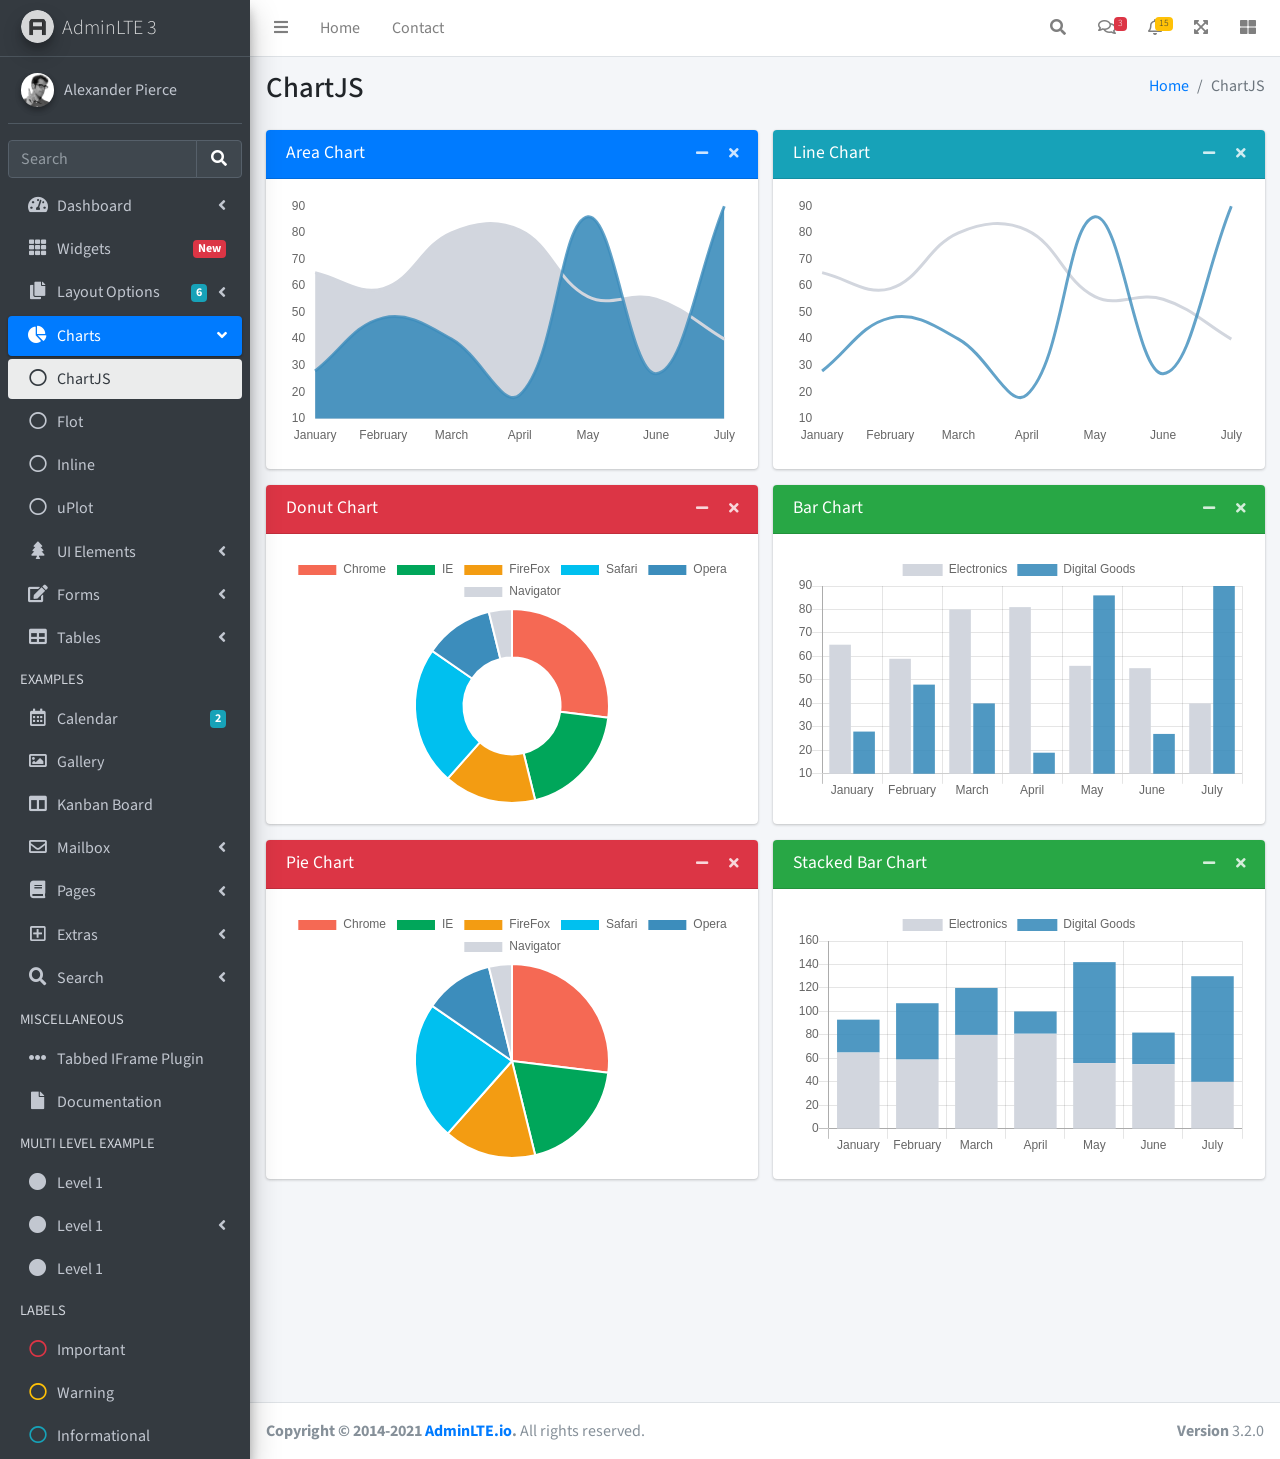
<file: static/pages/charts/chartjs.html>
<!DOCTYPE html>
<html lang="en">
<head>
  <meta charset="utf-8">
  <meta name="viewport" content="width=device-width, initial-scale=1">
  <title>AdminLTE 3 | ChartJS</title>

  <!-- Google Font: Source Sans Pro -->
  <link rel="stylesheet" href="https://fonts.googleapis.com/css?family=Source+Sans+Pro:300,400,400i,700&display=fallback">
  <!-- Font Awesome -->
  <link rel="stylesheet" href="../../plugins/fontawesome-free/css/all.min.css">
  <!-- Theme style -->
  <link rel="stylesheet" href="../../dist/css/adminlte.min.css">
</head>
<body class="hold-transition sidebar-mini">
<div class="wrapper">
  <!-- Navbar -->
  <nav class="main-header navbar navbar-expand navbar-white navbar-light">
    <!-- Left navbar links -->
    <ul class="navbar-nav">
      <li class="nav-item">
        <a class="nav-link" data-widget="pushmenu" href="#" role="button"><i class="fas fa-bars"></i></a>
      </li>
      <li class="nav-item d-none d-sm-inline-block">
        <a href="../../index3.html" class="nav-link">Home</a>
      </li>
      <li class="nav-item d-none d-sm-inline-block">
        <a href="#" class="nav-link">Contact</a>
      </li>
    </ul>

    <!-- Right navbar links -->
    <ul class="navbar-nav ml-auto">
      <!-- Navbar Search -->
      <li class="nav-item">
        <a class="nav-link" data-widget="navbar-search" href="#" role="button">
          <i class="fas fa-search"></i>
        </a>
        <div class="navbar-search-block">
          <form class="form-inline">
            <div class="input-group input-group-sm">
              <input class="form-control form-control-navbar" type="search" placeholder="Search" aria-label="Search">
              <div class="input-group-append">
                <button class="btn btn-navbar" type="submit">
                  <i class="fas fa-search"></i>
                </button>
                <button class="btn btn-navbar" type="button" data-widget="navbar-search">
                  <i class="fas fa-times"></i>
                </button>
              </div>
            </div>
          </form>
        </div>
      </li>

      <!-- Messages Dropdown Menu -->
      <li class="nav-item dropdown">
        <a class="nav-link" data-toggle="dropdown" href="#">
          <i class="far fa-comments"></i>
          <span class="badge badge-danger navbar-badge">3</span>
        </a>
        <div class="dropdown-menu dropdown-menu-lg dropdown-menu-right">
          <a href="#" class="dropdown-item">
            <!-- Message Start -->
            <div class="media">
              <img src="../../dist/img/user1-128x128.jpg" alt="User Avatar" class="img-size-50 mr-3 img-circle">
              <div class="media-body">
                <h3 class="dropdown-item-title">
                  Brad Diesel
                  <span class="float-right text-sm text-danger"><i class="fas fa-star"></i></span>
                </h3>
                <p class="text-sm">Call me whenever you can...</p>
                <p class="text-sm text-muted"><i class="far fa-clock mr-1"></i> 4 Hours Ago</p>
              </div>
            </div>
            <!-- Message End -->
          </a>
          <div class="dropdown-divider"></div>
          <a href="#" class="dropdown-item">
            <!-- Message Start -->
            <div class="media">
              <img src="../../dist/img/user8-128x128.jpg" alt="User Avatar" class="img-size-50 img-circle mr-3">
              <div class="media-body">
                <h3 class="dropdown-item-title">
                  John Pierce
                  <span class="float-right text-sm text-muted"><i class="fas fa-star"></i></span>
                </h3>
                <p class="text-sm">I got your message bro</p>
                <p class="text-sm text-muted"><i class="far fa-clock mr-1"></i> 4 Hours Ago</p>
              </div>
            </div>
            <!-- Message End -->
          </a>
          <div class="dropdown-divider"></div>
          <a href="#" class="dropdown-item">
            <!-- Message Start -->
            <div class="media">
              <img src="../../dist/img/user3-128x128.jpg" alt="User Avatar" class="img-size-50 img-circle mr-3">
              <div class="media-body">
                <h3 class="dropdown-item-title">
                  Nora Silvester
                  <span class="float-right text-sm text-warning"><i class="fas fa-star"></i></span>
                </h3>
                <p class="text-sm">The subject goes here</p>
                <p class="text-sm text-muted"><i class="far fa-clock mr-1"></i> 4 Hours Ago</p>
              </div>
            </div>
            <!-- Message End -->
          </a>
          <div class="dropdown-divider"></div>
          <a href="#" class="dropdown-item dropdown-footer">See All Messages</a>
        </div>
      </li>
      <!-- Notifications Dropdown Menu -->
      <li class="nav-item dropdown">
        <a class="nav-link" data-toggle="dropdown" href="#">
          <i class="far fa-bell"></i>
          <span class="badge badge-warning navbar-badge">15</span>
        </a>
        <div class="dropdown-menu dropdown-menu-lg dropdown-menu-right">
          <span class="dropdown-item dropdown-header">15 Notifications</span>
          <div class="dropdown-divider"></div>
          <a href="#" class="dropdown-item">
            <i class="fas fa-envelope mr-2"></i> 4 new messages
            <span class="float-right text-muted text-sm">3 mins</span>
          </a>
          <div class="dropdown-divider"></div>
          <a href="#" class="dropdown-item">
            <i class="fas fa-users mr-2"></i> 8 friend requests
            <span class="float-right text-muted text-sm">12 hours</span>
          </a>
          <div class="dropdown-divider"></div>
          <a href="#" class="dropdown-item">
            <i class="fas fa-file mr-2"></i> 3 new reports
            <span class="float-right text-muted text-sm">2 days</span>
          </a>
          <div class="dropdown-divider"></div>
          <a href="#" class="dropdown-item dropdown-footer">See All Notifications</a>
        </div>
      </li>
      <li class="nav-item">
        <a class="nav-link" data-widget="fullscreen" href="#" role="button">
          <i class="fas fa-expand-arrows-alt"></i>
        </a>
      </li>
      <li class="nav-item">
        <a class="nav-link" data-widget="control-sidebar" data-slide="true" href="#" role="button">
          <i class="fas fa-th-large"></i>
        </a>
      </li>
    </ul>
  </nav>
  <!-- /.navbar -->

  <!-- Main Sidebar Container -->
  <aside class="main-sidebar sidebar-dark-primary elevation-4">
    <!-- Brand Logo -->
    <a href="../../index3.html" class="brand-link">
      <img src="../../dist/img/AdminLTELogo.png"
           alt="AdminLTE Logo" class="brand-image img-circle elevation-3" style="opacity: .8">
      <span class="brand-text font-weight-light">AdminLTE 3</span>
    </a>

    <!-- Sidebar -->
    <div class="sidebar">
      <!-- Sidebar user panel (optional) -->
      <div class="user-panel mt-3 pb-3 mb-3 d-flex">
        <div class="image">
          <img src="../../dist/img/user2-160x160.jpg" class="img-circle elevation-2" alt="User Image">
        </div>
        <div class="info">
          <a href="#" class="d-block">Alexander Pierce</a>
        </div>
      </div>

      <!-- SidebarSearch Form -->
      <div class="form-inline">
        <div class="input-group" data-widget="sidebar-search">
          <input class="form-control form-control-sidebar" type="search" placeholder="Search" aria-label="Search">
          <div class="input-group-append">
            <button class="btn btn-sidebar">
              <i class="fas fa-search fa-fw"></i>
            </button>
          </div>
        </div>
      </div>

      <!-- Sidebar Menu -->
      <nav class="mt-2">
        <ul class="nav nav-pills nav-sidebar flex-column" data-widget="treeview" role="menu" data-accordion="false">
          <!-- Add icons to the links using the .nav-icon class
               with font-awesome or any other icon font library -->
          <li class="nav-item">
            <a href="#" class="nav-link">
              <i class="nav-icon fas fa-tachometer-alt"></i>
              <p>
                Dashboard
                <i class="right fas fa-angle-left"></i>
              </p>
            </a>
            <ul class="nav nav-treeview">
              <li class="nav-item">
                <a href="../../index.html" class="nav-link">
                  <i class="far fa-circle nav-icon"></i>
                  <p>Dashboard v1</p>
                </a>
              </li>
              <li class="nav-item">
                <a href="../../index2.html" class="nav-link">
                  <i class="far fa-circle nav-icon"></i>
                  <p>Dashboard v2</p>
                </a>
              </li>
              <li class="nav-item">
                <a href="../../index3.html" class="nav-link">
                  <i class="far fa-circle nav-icon"></i>
                  <p>Dashboard v3</p>
                </a>
              </li>
            </ul>
          </li>
          <li class="nav-item">
            <a href="../widgets.html" class="nav-link">
              <i class="nav-icon fas fa-th"></i>
              <p>
                Widgets
                <span class="right badge badge-danger">New</span>
              </p>
            </a>
          </li>
          <li class="nav-item">
            <a href="#" class="nav-link">
              <i class="nav-icon fas fa-copy"></i>
              <p>
                Layout Options
                <i class="fas fa-angle-left right"></i>
                <span class="badge badge-info right">6</span>
              </p>
            </a>
            <ul class="nav nav-treeview">
              <li class="nav-item">
                <a href="../layout/top-nav.html" class="nav-link">
                  <i class="far fa-circle nav-icon"></i>
                  <p>Top Navigation</p>
                </a>
              </li>
              <li class="nav-item">
                <a href="../layout/top-nav-sidebar.html" class="nav-link">
                  <i class="far fa-circle nav-icon"></i>
                  <p>Top Navigation + Sidebar</p>
                </a>
              </li>
              <li class="nav-item">
                <a href="../layout/boxed.html" class="nav-link">
                  <i class="far fa-circle nav-icon"></i>
                  <p>Boxed</p>
                </a>
              </li>
              <li class="nav-item">
                <a href="../layout/fixed-sidebar.html" class="nav-link">
                  <i class="far fa-circle nav-icon"></i>
                  <p>Fixed Sidebar</p>
                </a>
              </li>
              <li class="nav-item">
                <a href="../layout/fixed-sidebar-custom.html" class="nav-link">
                  <i class="far fa-circle nav-icon"></i>
                  <p>Fixed Sidebar <small>+ Custom Area</small></p>
                </a>
              </li>
              <li class="nav-item">
                <a href="../layout/fixed-topnav.html" class="nav-link">
                  <i class="far fa-circle nav-icon"></i>
                  <p>Fixed Navbar</p>
                </a>
              </li>
              <li class="nav-item">
                <a href="../layout/fixed-footer.html" class="nav-link">
                  <i class="far fa-circle nav-icon"></i>
                  <p>Fixed Footer</p>
                </a>
              </li>
              <li class="nav-item">
                <a href="../layout/collapsed-sidebar.html" class="nav-link">
                  <i class="far fa-circle nav-icon"></i>
                  <p>Collapsed Sidebar</p>
                </a>
              </li>
            </ul>
          </li>
          <li class="nav-item menu-open">
            <a href="#" class="nav-link active">
              <i class="nav-icon fas fa-chart-pie"></i>
              <p>
                Charts
                <i class="right fas fa-angle-left"></i>
              </p>
            </a>
            <ul class="nav nav-treeview">
              <li class="nav-item">
                <a href="chartjs.html" class="nav-link active">
                  <i class="far fa-circle nav-icon"></i>
                  <p>ChartJS</p>
                </a>
              </li>
              <li class="nav-item">
                <a href="flot.html" class="nav-link">
                  <i class="far fa-circle nav-icon"></i>
                  <p>Flot</p>
                </a>
              </li>
              <li class="nav-item">
                <a href="inline.html" class="nav-link">
                  <i class="far fa-circle nav-icon"></i>
                  <p>Inline</p>
                </a>
              </li>
              <li class="nav-item">
                <a href="uplot.html" class="nav-link">
                  <i class="far fa-circle nav-icon"></i>
                  <p>uPlot</p>
                </a>
              </li>
            </ul>
          </li>
          <li class="nav-item">
            <a href="#" class="nav-link">
              <i class="nav-icon fas fa-tree"></i>
              <p>
                UI Elements
                <i class="fas fa-angle-left right"></i>
              </p>
            </a>
            <ul class="nav nav-treeview">
              <li class="nav-item">
                <a href="../UI/general.html" class="nav-link">
                  <i class="far fa-circle nav-icon"></i>
                  <p>General</p>
                </a>
              </li>
              <li class="nav-item">
                <a href="../UI/icons.html" class="nav-link">
                  <i class="far fa-circle nav-icon"></i>
                  <p>Icons</p>
                </a>
              </li>
              <li class="nav-item">
                <a href="../UI/buttons.html" class="nav-link">
                  <i class="far fa-circle nav-icon"></i>
                  <p>Buttons</p>
                </a>
              </li>
              <li class="nav-item">
                <a href="../UI/sliders.html" class="nav-link">
                  <i class="far fa-circle nav-icon"></i>
                  <p>Sliders</p>
                </a>
              </li>
              <li class="nav-item">
                <a href="../UI/modals.html" class="nav-link">
                  <i class="far fa-circle nav-icon"></i>
                  <p>Modals & Alerts</p>
                </a>
              </li>
              <li class="nav-item">
                <a href="../UI/navbar.html" class="nav-link">
                  <i class="far fa-circle nav-icon"></i>
                  <p>Navbar & Tabs</p>
                </a>
              </li>
              <li class="nav-item">
                <a href="../UI/timeline.html" class="nav-link">
                  <i class="far fa-circle nav-icon"></i>
                  <p>Timeline</p>
                </a>
              </li>
              <li class="nav-item">
                <a href="../UI/ribbons.html" class="nav-link">
                  <i class="far fa-circle nav-icon"></i>
                  <p>Ribbons</p>
                </a>
              </li>
            </ul>
          </li>
          <li class="nav-item">
            <a href="#" class="nav-link">
              <i class="nav-icon fas fa-edit"></i>
              <p>
                Forms
                <i class="fas fa-angle-left right"></i>
              </p>
            </a>
            <ul class="nav nav-treeview">
              <li class="nav-item">
                <a href="../forms/general.html" class="nav-link">
                  <i class="far fa-circle nav-icon"></i>
                  <p>General Elements</p>
                </a>
              </li>
              <li class="nav-item">
                <a href="../forms/advanced.html" class="nav-link">
                  <i class="far fa-circle nav-icon"></i>
                  <p>Advanced Elements</p>
                </a>
              </li>
              <li class="nav-item">
                <a href="../forms/editors.html" class="nav-link">
                  <i class="far fa-circle nav-icon"></i>
                  <p>Editors</p>
                </a>
              </li>
              <li class="nav-item">
                <a href="../forms/validation.html" class="nav-link">
                  <i class="far fa-circle nav-icon"></i>
                  <p>Validation</p>
                </a>
              </li>
            </ul>
          </li>
          <li class="nav-item">
            <a href="#" class="nav-link">
              <i class="nav-icon fas fa-table"></i>
              <p>
                Tables
                <i class="fas fa-angle-left right"></i>
              </p>
            </a>
            <ul class="nav nav-treeview">
              <li class="nav-item">
                <a href="../tables/simple.html" class="nav-link">
                  <i class="far fa-circle nav-icon"></i>
                  <p>Simple Tables</p>
                </a>
              </li>
              <li class="nav-item">
                <a href="../tables/data.html" class="nav-link">
                  <i class="far fa-circle nav-icon"></i>
                  <p>DataTables</p>
                </a>
              </li>
              <li class="nav-item">
                <a href="../tables/jsgrid.html" class="nav-link">
                  <i class="far fa-circle nav-icon"></i>
                  <p>jsGrid</p>
                </a>
              </li>
            </ul>
          </li>
          <li class="nav-header">EXAMPLES</li>
          <li class="nav-item">
            <a href="../calendar.html" class="nav-link">
              <i class="nav-icon far fa-calendar-alt"></i>
              <p>
                Calendar
                <span class="badge badge-info right">2</span>
              </p>
            </a>
          </li>
          <li class="nav-item">
            <a href="../gallery.html" class="nav-link">
              <i class="nav-icon far fa-image"></i>
              <p>
                Gallery
              </p>
            </a>
          </li>
          <li class="nav-item">
            <a href="../kanban.html" class="nav-link">
              <i class="nav-icon fas fa-columns"></i>
              <p>
                Kanban Board
              </p>
            </a>
          </li>
          <li class="nav-item">
            <a href="#" class="nav-link">
              <i class="nav-icon far fa-envelope"></i>
              <p>
                Mailbox
                <i class="fas fa-angle-left right"></i>
              </p>
            </a>
            <ul class="nav nav-treeview">
              <li class="nav-item">
                <a href="../mailbox/mailbox.html" class="nav-link">
                  <i class="far fa-circle nav-icon"></i>
                  <p>Inbox</p>
                </a>
              </li>
              <li class="nav-item">
                <a href="../mailbox/compose.html" class="nav-link">
                  <i class="far fa-circle nav-icon"></i>
                  <p>Compose</p>
                </a>
              </li>
              <li class="nav-item">
                <a href="../mailbox/read-mail.html" class="nav-link">
                  <i class="far fa-circle nav-icon"></i>
                  <p>Read</p>
                </a>
              </li>
            </ul>
          </li>
          <li class="nav-item">
            <a href="#" class="nav-link">
              <i class="nav-icon fas fa-book"></i>
              <p>
                Pages
                <i class="fas fa-angle-left right"></i>
              </p>
            </a>
            <ul class="nav nav-treeview">
              <li class="nav-item">
                <a href="../examples/invoice.html" class="nav-link">
                  <i class="far fa-circle nav-icon"></i>
                  <p>Invoice</p>
                </a>
              </li>
              <li class="nav-item">
                <a href="../examples/profile.html" class="nav-link">
                  <i class="far fa-circle nav-icon"></i>
                  <p>Profile</p>
                </a>
              </li>
              <li class="nav-item">
                <a href="../examples/e-commerce.html" class="nav-link">
                  <i class="far fa-circle nav-icon"></i>
                  <p>E-commerce</p>
                </a>
              </li>
              <li class="nav-item">
                <a href="../examples/projects.html" class="nav-link">
                  <i class="far fa-circle nav-icon"></i>
                  <p>Projects</p>
                </a>
              </li>
              <li class="nav-item">
                <a href="../examples/project-add.html" class="nav-link">
                  <i class="far fa-circle nav-icon"></i>
                  <p>Project Add</p>
                </a>
              </li>
              <li class="nav-item">
                <a href="../examples/project-edit.html" class="nav-link">
                  <i class="far fa-circle nav-icon"></i>
                  <p>Project Edit</p>
                </a>
              </li>
              <li class="nav-item">
                <a href="../examples/project-detail.html" class="nav-link">
                  <i class="far fa-circle nav-icon"></i>
                  <p>Project Detail</p>
                </a>
              </li>
              <li class="nav-item">
                <a href="../examples/contacts.html" class="nav-link">
                  <i class="far fa-circle nav-icon"></i>
                  <p>Contacts</p>
                </a>
              </li>
              <li class="nav-item">
                <a href="../examples/faq.html" class="nav-link">
                  <i class="far fa-circle nav-icon"></i>
                  <p>FAQ</p>
                </a>
              </li>
              <li class="nav-item">
                <a href="../examples/contact-us.html" class="nav-link">
                  <i class="far fa-circle nav-icon"></i>
                  <p>Contact us</p>
                </a>
              </li>
            </ul>
          </li>
          <li class="nav-item">
            <a href="#" class="nav-link">
              <i class="nav-icon far fa-plus-square"></i>
              <p>
                Extras
                <i class="fas fa-angle-left right"></i>
              </p>
            </a>
            <ul class="nav nav-treeview">
              <li class="nav-item">
                <a href="#" class="nav-link">
                  <i class="far fa-circle nav-icon"></i>
                  <p>
                    Login & Register v1
                    <i class="fas fa-angle-left right"></i>
                  </p>
                </a>
                <ul class="nav nav-treeview">
                  <li class="nav-item">
                    <a href="../examples/login.html" class="nav-link">
                      <i class="far fa-circle nav-icon"></i>
                      <p>Login v1</p>
                    </a>
                  </li>
                  <li class="nav-item">
                    <a href="../examples/register.html" class="nav-link">
                      <i class="far fa-circle nav-icon"></i>
                      <p>Register v1</p>
                    </a>
                  </li>
                  <li class="nav-item">
                    <a href="../examples/forgot-password.html" class="nav-link">
                      <i class="far fa-circle nav-icon"></i>
                      <p>Forgot Password v1</p>
                    </a>
                  </li>
                  <li class="nav-item">
                    <a href="../examples/recover-password.html" class="nav-link">
                      <i class="far fa-circle nav-icon"></i>
                      <p>Recover Password v1</p>
                    </a>
                  </li>
                </ul>
              </li>
              <li class="nav-item">
                <a href="#" class="nav-link">
                  <i class="far fa-circle nav-icon"></i>
                  <p>
                    Login & Register v2
                    <i class="fas fa-angle-left right"></i>
                  </p>
                </a>
                <ul class="nav nav-treeview">
                  <li class="nav-item">
                    <a href="../examples/login-v2.html" class="nav-link">
                      <i class="far fa-circle nav-icon"></i>
                      <p>Login v2</p>
                    </a>
                  </li>
                  <li class="nav-item">
                    <a href="../examples/register-v2.html" class="nav-link">
                      <i class="far fa-circle nav-icon"></i>
                      <p>Register v2</p>
                    </a>
                  </li>
                  <li class="nav-item">
                    <a href="../examples/forgot-password-v2.html" class="nav-link">
                      <i class="far fa-circle nav-icon"></i>
                      <p>Forgot Password v2</p>
                    </a>
                  </li>
                  <li class="nav-item">
                    <a href="../examples/recover-password-v2.html" class="nav-link">
                      <i class="far fa-circle nav-icon"></i>
                      <p>Recover Password v2</p>
                    </a>
                  </li>
                </ul>
              </li>
              <li class="nav-item">
                <a href="../examples/lockscreen.html" class="nav-link">
                  <i class="far fa-circle nav-icon"></i>
                  <p>Lockscreen</p>
                </a>
              </li>
              <li class="nav-item">
                <a href="../examples/legacy-user-menu.html" class="nav-link">
                  <i class="far fa-circle nav-icon"></i>
                  <p>Legacy User Menu</p>
                </a>
              </li>
              <li class="nav-item">
                <a href="../examples/language-menu.html" class="nav-link">
                  <i class="far fa-circle nav-icon"></i>
                  <p>Language Menu</p>
                </a>
              </li>
              <li class="nav-item">
                <a href="../examples/404.html" class="nav-link">
                  <i class="far fa-circle nav-icon"></i>
                  <p>Error 404</p>
                </a>
              </li>
              <li class="nav-item">
                <a href="../examples/500.html" class="nav-link">
                  <i class="far fa-circle nav-icon"></i>
                  <p>Error 500</p>
                </a>
              </li>
              <li class="nav-item">
                <a href="../examples/pace.html" class="nav-link">
                  <i class="far fa-circle nav-icon"></i>
                  <p>Pace</p>
                </a>
              </li>
              <li class="nav-item">
                <a href="../examples/blank.html" class="nav-link">
                  <i class="far fa-circle nav-icon"></i>
                  <p>Blank Page</p>
                </a>
              </li>
              <li class="nav-item">
                <a href="../../starter.html" class="nav-link">
                  <i class="far fa-circle nav-icon"></i>
                  <p>Starter Page</p>
                </a>
              </li>
            </ul>
          </li>
          <li class="nav-item">
            <a href="#" class="nav-link">
              <i class="nav-icon fas fa-search"></i>
              <p>
                Search
                <i class="fas fa-angle-left right"></i>
              </p>
            </a>
            <ul class="nav nav-treeview">
              <li class="nav-item">
                <a href="../search/simple.html" class="nav-link">
                  <i class="far fa-circle nav-icon"></i>
                  <p>Simple Search</p>
                </a>
              </li>
              <li class="nav-item">
                <a href="../search/enhanced.html" class="nav-link">
                  <i class="far fa-circle nav-icon"></i>
                  <p>Enhanced</p>
                </a>
              </li>
            </ul>
          </li>
          <li class="nav-header">MISCELLANEOUS</li>
          <li class="nav-item">
            <a href="../../iframe.html" class="nav-link">
              <i class="nav-icon fas fa-ellipsis-h"></i>
              <p>Tabbed IFrame Plugin</p>
            </a>
          </li>
          <li class="nav-item">
            <a href="https://adminlte.io/docs/3.1/" class="nav-link">
              <i class="nav-icon fas fa-file"></i>
              <p>Documentation</p>
            </a>
          </li>
          <li class="nav-header">MULTI LEVEL EXAMPLE</li>
          <li class="nav-item">
            <a href="#" class="nav-link">
              <i class="fas fa-circle nav-icon"></i>
              <p>Level 1</p>
            </a>
          </li>
          <li class="nav-item">
            <a href="#" class="nav-link">
              <i class="nav-icon fas fa-circle"></i>
              <p>
                Level 1
                <i class="right fas fa-angle-left"></i>
              </p>
            </a>
            <ul class="nav nav-treeview">
              <li class="nav-item">
                <a href="#" class="nav-link">
                  <i class="far fa-circle nav-icon"></i>
                  <p>Level 2</p>
                </a>
              </li>
              <li class="nav-item">
                <a href="#" class="nav-link">
                  <i class="far fa-circle nav-icon"></i>
                  <p>
                    Level 2
                    <i class="right fas fa-angle-left"></i>
                  </p>
                </a>
                <ul class="nav nav-treeview">
                  <li class="nav-item">
                    <a href="#" class="nav-link">
                      <i class="far fa-dot-circle nav-icon"></i>
                      <p>Level 3</p>
                    </a>
                  </li>
                  <li class="nav-item">
                    <a href="#" class="nav-link">
                      <i class="far fa-dot-circle nav-icon"></i>
                      <p>Level 3</p>
                    </a>
                  </li>
                  <li class="nav-item">
                    <a href="#" class="nav-link">
                      <i class="far fa-dot-circle nav-icon"></i>
                      <p>Level 3</p>
                    </a>
                  </li>
                </ul>
              </li>
              <li class="nav-item">
                <a href="#" class="nav-link">
                  <i class="far fa-circle nav-icon"></i>
                  <p>Level 2</p>
                </a>
              </li>
            </ul>
          </li>
          <li class="nav-item">
            <a href="#" class="nav-link">
              <i class="fas fa-circle nav-icon"></i>
              <p>Level 1</p>
            </a>
          </li>
          <li class="nav-header">LABELS</li>
          <li class="nav-item">
            <a href="#" class="nav-link">
              <i class="nav-icon far fa-circle text-danger"></i>
              <p class="text">Important</p>
            </a>
          </li>
          <li class="nav-item">
            <a href="#" class="nav-link">
              <i class="nav-icon far fa-circle text-warning"></i>
              <p>Warning</p>
            </a>
          </li>
          <li class="nav-item">
            <a href="#" class="nav-link">
              <i class="nav-icon far fa-circle text-info"></i>
              <p>Informational</p>
            </a>
          </li>
        </ul>
      </nav>
      <!-- /.sidebar-menu -->
    </div>
    <!-- /.sidebar -->
  </aside>

  <!-- Content Wrapper. Contains page content -->
  <div class="content-wrapper">
    <!-- Content Header (Page header) -->
    <section class="content-header">
      <div class="container-fluid">
        <div class="row mb-2">
          <div class="col-sm-6">
            <h1>ChartJS</h1>
          </div>
          <div class="col-sm-6">
            <ol class="breadcrumb float-sm-right">
              <li class="breadcrumb-item"><a href="#">Home</a></li>
              <li class="breadcrumb-item active">ChartJS</li>
            </ol>
          </div>
        </div>
      </div><!-- /.container-fluid -->
    </section>

    <!-- Main content -->
    <section class="content">
      <div class="container-fluid">
        <div class="row">
          <div class="col-md-6">
            <!-- AREA CHART -->
            <div class="card card-primary">
              <div class="card-header">
                <h3 class="card-title">Area Chart</h3>

                <div class="card-tools">
                  <button type="button" class="btn btn-tool" data-card-widget="collapse">
                    <i class="fas fa-minus"></i>
                  </button>
                  <button type="button" class="btn btn-tool" data-card-widget="remove">
                    <i class="fas fa-times"></i>
                  </button>
                </div>
              </div>
              <div class="card-body">
                <div class="chart">
                  <canvas id="areaChart" style="min-height: 250px; height: 250px; max-height: 250px; max-width: 100%;"></canvas>
                </div>
              </div>
              <!-- /.card-body -->
            </div>
            <!-- /.card -->

            <!-- DONUT CHART -->
            <div class="card card-danger">
              <div class="card-header">
                <h3 class="card-title">Donut Chart</h3>

                <div class="card-tools">
                  <button type="button" class="btn btn-tool" data-card-widget="collapse">
                    <i class="fas fa-minus"></i>
                  </button>
                  <button type="button" class="btn btn-tool" data-card-widget="remove">
                    <i class="fas fa-times"></i>
                  </button>
                </div>
              </div>
              <div class="card-body">
                <canvas id="donutChart" style="min-height: 250px; height: 250px; max-height: 250px; max-width: 100%;"></canvas>
              </div>
              <!-- /.card-body -->
            </div>
            <!-- /.card -->

            <!-- PIE CHART -->
            <div class="card card-danger">
              <div class="card-header">
                <h3 class="card-title">Pie Chart</h3>

                <div class="card-tools">
                  <button type="button" class="btn btn-tool" data-card-widget="collapse">
                    <i class="fas fa-minus"></i>
                  </button>
                  <button type="button" class="btn btn-tool" data-card-widget="remove">
                    <i class="fas fa-times"></i>
                  </button>
                </div>
              </div>
              <div class="card-body">
                <canvas id="pieChart" style="min-height: 250px; height: 250px; max-height: 250px; max-width: 100%;"></canvas>
              </div>
              <!-- /.card-body -->
            </div>
            <!-- /.card -->

          </div>
          <!-- /.col (LEFT) -->
          <div class="col-md-6">
            <!-- LINE CHART -->
            <div class="card card-info">
              <div class="card-header">
                <h3 class="card-title">Line Chart</h3>

                <div class="card-tools">
                  <button type="button" class="btn btn-tool" data-card-widget="collapse">
                    <i class="fas fa-minus"></i>
                  </button>
                  <button type="button" class="btn btn-tool" data-card-widget="remove">
                    <i class="fas fa-times"></i>
                  </button>
                </div>
              </div>
              <div class="card-body">
                <div class="chart">
                  <canvas id="lineChart" style="min-height: 250px; height: 250px; max-height: 250px; max-width: 100%;"></canvas>
                </div>
              </div>
              <!-- /.card-body -->
            </div>
            <!-- /.card -->

            <!-- BAR CHART -->
            <div class="card card-success">
              <div class="card-header">
                <h3 class="card-title">Bar Chart</h3>

                <div class="card-tools">
                  <button type="button" class="btn btn-tool" data-card-widget="collapse">
                    <i class="fas fa-minus"></i>
                  </button>
                  <button type="button" class="btn btn-tool" data-card-widget="remove">
                    <i class="fas fa-times"></i>
                  </button>
                </div>
              </div>
              <div class="card-body">
                <div class="chart">
                  <canvas id="barChart" style="min-height: 250px; height: 250px; max-height: 250px; max-width: 100%;"></canvas>
                </div>
              </div>
              <!-- /.card-body -->
            </div>
            <!-- /.card -->

            <!-- STACKED BAR CHART -->
            <div class="card card-success">
              <div class="card-header">
                <h3 class="card-title">Stacked Bar Chart</h3>

                <div class="card-tools">
                  <button type="button" class="btn btn-tool" data-card-widget="collapse">
                    <i class="fas fa-minus"></i>
                  </button>
                  <button type="button" class="btn btn-tool" data-card-widget="remove">
                    <i class="fas fa-times"></i>
                  </button>
                </div>
              </div>
              <div class="card-body">
                <div class="chart">
                  <canvas id="stackedBarChart" style="min-height: 250px; height: 250px; max-height: 250px; max-width: 100%;"></canvas>
                </div>
              </div>
              <!-- /.card-body -->
            </div>
            <!-- /.card -->

          </div>
          <!-- /.col (RIGHT) -->
        </div>
        <!-- /.row -->
      </div><!-- /.container-fluid -->
    </section>
    <!-- /.content -->
  </div>
  <!-- /.content-wrapper -->
  <footer class="main-footer">
    <div class="float-right d-none d-sm-block">
      <b>Version</b> 3.2.0
    </div>
    <strong>Copyright &copy; 2014-2021 <a href="https://adminlte.io">AdminLTE.io</a>.</strong> All rights reserved.
  </footer>

  <!-- Control Sidebar -->
  <aside class="control-sidebar control-sidebar-dark">
    <!-- Add Content Here -->
  </aside>
  <!-- /.control-sidebar -->
</div>
<!-- ./wrapper -->

<!-- jQuery -->
<script src="../../plugins/jquery/jquery.min.js"></script>
<!-- Bootstrap 4 -->
<script src="../../plugins/bootstrap/js/bootstrap.bundle.min.js"></script>
<!-- ChartJS -->
<script src="../../plugins/chart.js/Chart.min.js"></script>
<!-- AdminLTE App -->
<script src="../../dist/js/adminlte.min.js"></script>
<!-- AdminLTE for demo purposes -->
<script src="../../dist/js/demo.js"></script>
<!-- Page specific script -->
<script>
  $(function () {
    /* ChartJS
     * -------
     * Here we will create a few charts using ChartJS
     */

    //--------------
    //- AREA CHART -
    //--------------

    // Get context with jQuery - using jQuery's .get() method.
    var areaChartCanvas = $('#areaChart').get(0).getContext('2d')

    var areaChartData = {
      labels  : ['January', 'February', 'March', 'April', 'May', 'June', 'July'],
      datasets: [
        {
          label               : 'Digital Goods',
          backgroundColor     : 'rgba(60,141,188,0.9)',
          borderColor         : 'rgba(60,141,188,0.8)',
          pointRadius          : false,
          pointColor          : '#3b8bba',
          pointStrokeColor    : 'rgba(60,141,188,1)',
          pointHighlightFill  : '#fff',
          pointHighlightStroke: 'rgba(60,141,188,1)',
          data                : [28, 48, 40, 19, 86, 27, 90]
        },
        {
          label               : 'Electronics',
          backgroundColor     : 'rgba(210, 214, 222, 1)',
          borderColor         : 'rgba(210, 214, 222, 1)',
          pointRadius         : false,
          pointColor          : 'rgba(210, 214, 222, 1)',
          pointStrokeColor    : '#c1c7d1',
          pointHighlightFill  : '#fff',
          pointHighlightStroke: 'rgba(220,220,220,1)',
          data                : [65, 59, 80, 81, 56, 55, 40]
        },
      ]
    }

    var areaChartOptions = {
      maintainAspectRatio : false,
      responsive : true,
      legend: {
        display: false
      },
      scales: {
        xAxes: [{
          gridLines : {
            display : false,
          }
        }],
        yAxes: [{
          gridLines : {
            display : false,
          }
        }]
      }
    }

    // This will get the first returned node in the jQuery collection.
    new Chart(areaChartCanvas, {
      type: 'line',
      data: areaChartData,
      options: areaChartOptions
    })

    //-------------
    //- LINE CHART -
    //--------------
    var lineChartCanvas = $('#lineChart').get(0).getContext('2d')
    var lineChartOptions = $.extend(true, {}, areaChartOptions)
    var lineChartData = $.extend(true, {}, areaChartData)
    lineChartData.datasets[0].fill = false;
    lineChartData.datasets[1].fill = false;
    lineChartOptions.datasetFill = false

    var lineChart = new Chart(lineChartCanvas, {
      type: 'line',
      data: lineChartData,
      options: lineChartOptions
    })

    //-------------
    //- DONUT CHART -
    //-------------
    // Get context with jQuery - using jQuery's .get() method.
    var donutChartCanvas = $('#donutChart').get(0).getContext('2d')
    var donutData        = {
      labels: [
          'Chrome',
          'IE',
          'FireFox',
          'Safari',
          'Opera',
          'Navigator',
      ],
      datasets: [
        {
          data: [700,500,400,600,300,100],
          backgroundColor : ['#f56954', '#00a65a', '#f39c12', '#00c0ef', '#3c8dbc', '#d2d6de'],
        }
      ]
    }
    var donutOptions     = {
      maintainAspectRatio : false,
      responsive : true,
    }
    //Create pie or douhnut chart
    // You can switch between pie and douhnut using the method below.
    new Chart(donutChartCanvas, {
      type: 'doughnut',
      data: donutData,
      options: donutOptions
    })

    //-------------
    //- PIE CHART -
    //-------------
    // Get context with jQuery - using jQuery's .get() method.
    var pieChartCanvas = $('#pieChart').get(0).getContext('2d')
    var pieData        = donutData;
    var pieOptions     = {
      maintainAspectRatio : false,
      responsive : true,
    }
    //Create pie or douhnut chart
    // You can switch between pie and douhnut using the method below.
    new Chart(pieChartCanvas, {
      type: 'pie',
      data: pieData,
      options: pieOptions
    })

    //-------------
    //- BAR CHART -
    //-------------
    var barChartCanvas = $('#barChart').get(0).getContext('2d')
    var barChartData = $.extend(true, {}, areaChartData)
    var temp0 = areaChartData.datasets[0]
    var temp1 = areaChartData.datasets[1]
    barChartData.datasets[0] = temp1
    barChartData.datasets[1] = temp0

    var barChartOptions = {
      responsive              : true,
      maintainAspectRatio     : false,
      datasetFill             : false
    }

    new Chart(barChartCanvas, {
      type: 'bar',
      data: barChartData,
      options: barChartOptions
    })

    //---------------------
    //- STACKED BAR CHART -
    //---------------------
    var stackedBarChartCanvas = $('#stackedBarChart').get(0).getContext('2d')
    var stackedBarChartData = $.extend(true, {}, barChartData)

    var stackedBarChartOptions = {
      responsive              : true,
      maintainAspectRatio     : false,
      scales: {
        xAxes: [{
          stacked: true,
        }],
        yAxes: [{
          stacked: true
        }]
      }
    }

    new Chart(stackedBarChartCanvas, {
      type: 'bar',
      data: stackedBarChartData,
      options: stackedBarChartOptions
    })
  })
</script>
</body>
</html>
</file>
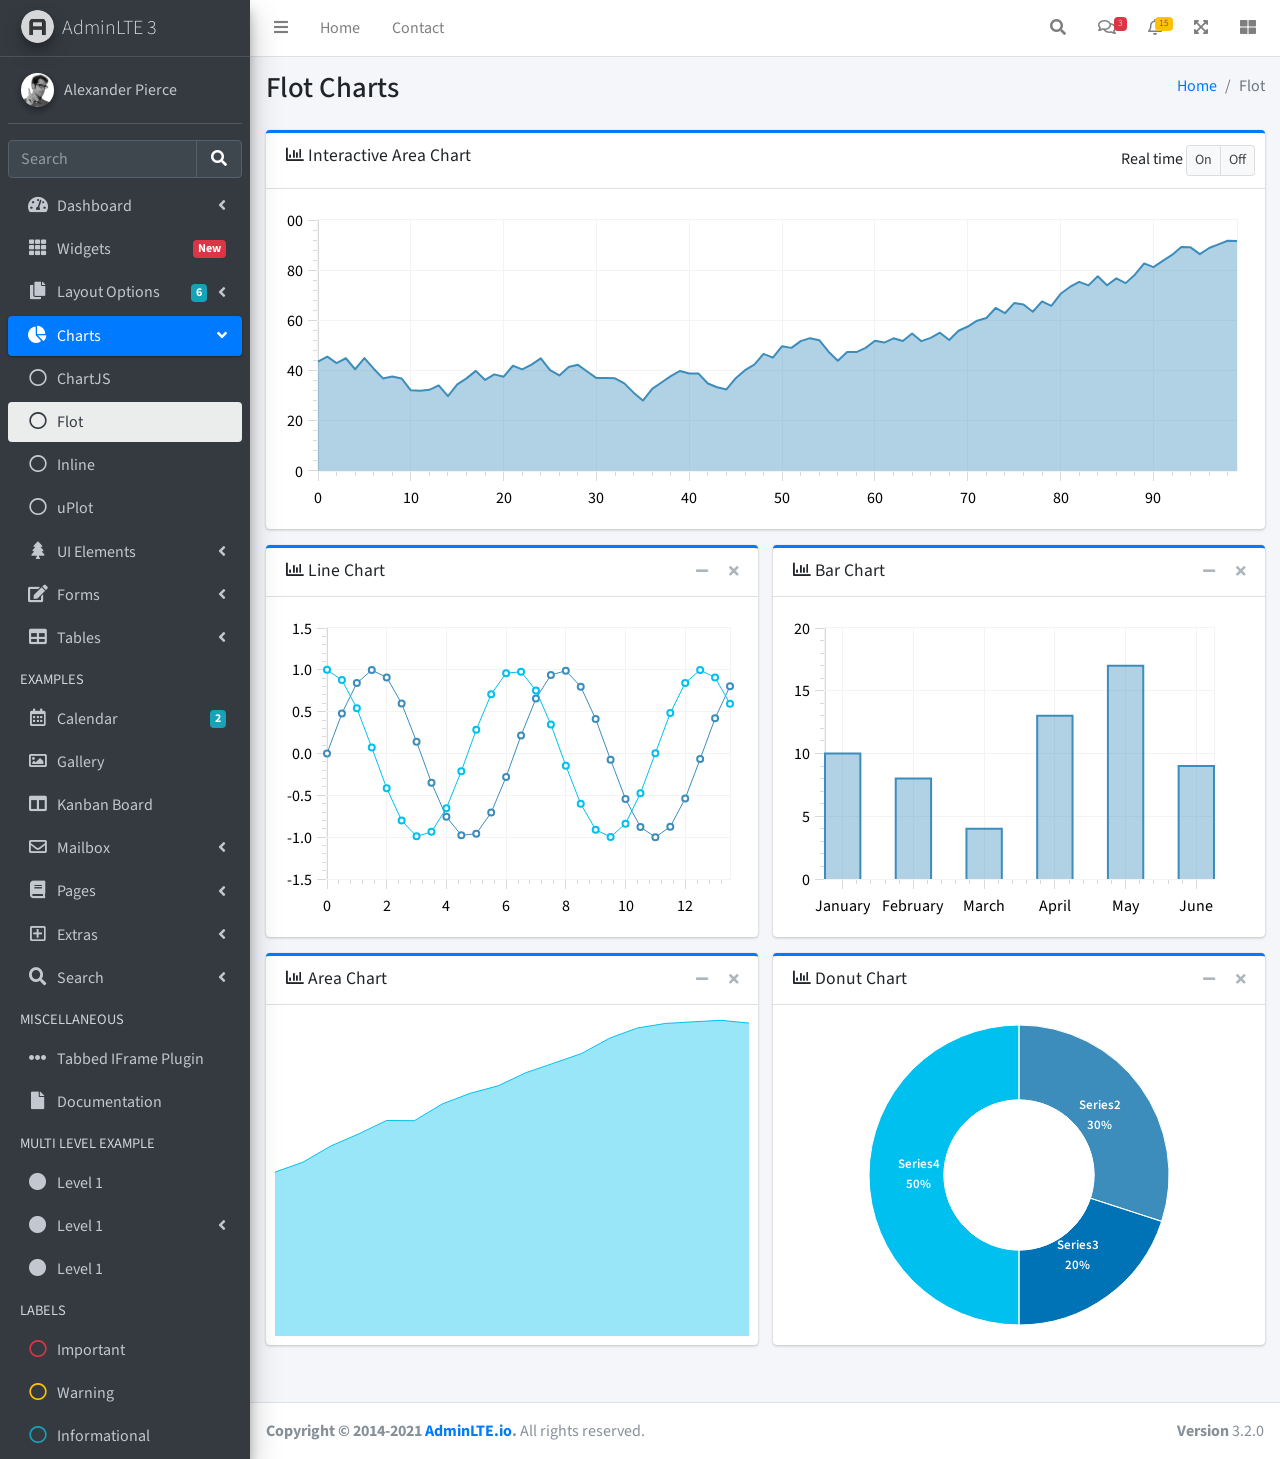
<file: static/pages/charts/flot.html>
<!DOCTYPE html>
<html lang="en">
<head>
  <meta charset="utf-8">
  <meta name="viewport" content="width=device-width, initial-scale=1">
  <title>AdminLTE 3 | Flot Charts</title>

  <!-- Google Font: Source Sans Pro -->
  <link rel="stylesheet" href="https://fonts.googleapis.com/css?family=Source+Sans+Pro:300,400,400i,700&display=fallback">
  <!-- Font Awesome -->
  <link rel="stylesheet" href="../../plugins/fontawesome-free/css/all.min.css">
  <!-- Theme style -->
  <link rel="stylesheet" href="../../dist/css/adminlte.min.css">
</head>
<body class="hold-transition sidebar-mini">
<div class="wrapper">
  <!-- Navbar -->
  <nav class="main-header navbar navbar-expand navbar-white navbar-light">
    <!-- Left navbar links -->
    <ul class="navbar-nav">
      <li class="nav-item">
        <a class="nav-link" data-widget="pushmenu" href="#" role="button"><i class="fas fa-bars"></i></a>
      </li>
      <li class="nav-item d-none d-sm-inline-block">
        <a href="../../index3.html" class="nav-link">Home</a>
      </li>
      <li class="nav-item d-none d-sm-inline-block">
        <a href="#" class="nav-link">Contact</a>
      </li>
    </ul>

    <!-- Right navbar links -->
    <ul class="navbar-nav ml-auto">
      <!-- Navbar Search -->
      <li class="nav-item">
        <a class="nav-link" data-widget="navbar-search" href="#" role="button">
          <i class="fas fa-search"></i>
        </a>
        <div class="navbar-search-block">
          <form class="form-inline">
            <div class="input-group input-group-sm">
              <input class="form-control form-control-navbar" type="search" placeholder="Search" aria-label="Search">
              <div class="input-group-append">
                <button class="btn btn-navbar" type="submit">
                  <i class="fas fa-search"></i>
                </button>
                <button class="btn btn-navbar" type="button" data-widget="navbar-search">
                  <i class="fas fa-times"></i>
                </button>
              </div>
            </div>
          </form>
        </div>
      </li>

      <!-- Messages Dropdown Menu -->
      <li class="nav-item dropdown">
        <a class="nav-link" data-toggle="dropdown" href="#">
          <i class="far fa-comments"></i>
          <span class="badge badge-danger navbar-badge">3</span>
        </a>
        <div class="dropdown-menu dropdown-menu-lg dropdown-menu-right">
          <a href="#" class="dropdown-item">
            <!-- Message Start -->
            <div class="media">
              <img src="../../dist/img/user1-128x128.jpg" alt="User Avatar" class="img-size-50 mr-3 img-circle">
              <div class="media-body">
                <h3 class="dropdown-item-title">
                  Brad Diesel
                  <span class="float-right text-sm text-danger"><i class="fas fa-star"></i></span>
                </h3>
                <p class="text-sm">Call me whenever you can...</p>
                <p class="text-sm text-muted"><i class="far fa-clock mr-1"></i> 4 Hours Ago</p>
              </div>
            </div>
            <!-- Message End -->
          </a>
          <div class="dropdown-divider"></div>
          <a href="#" class="dropdown-item">
            <!-- Message Start -->
            <div class="media">
              <img src="../../dist/img/user8-128x128.jpg" alt="User Avatar" class="img-size-50 img-circle mr-3">
              <div class="media-body">
                <h3 class="dropdown-item-title">
                  John Pierce
                  <span class="float-right text-sm text-muted"><i class="fas fa-star"></i></span>
                </h3>
                <p class="text-sm">I got your message bro</p>
                <p class="text-sm text-muted"><i class="far fa-clock mr-1"></i> 4 Hours Ago</p>
              </div>
            </div>
            <!-- Message End -->
          </a>
          <div class="dropdown-divider"></div>
          <a href="#" class="dropdown-item">
            <!-- Message Start -->
            <div class="media">
              <img src="../../dist/img/user3-128x128.jpg" alt="User Avatar" class="img-size-50 img-circle mr-3">
              <div class="media-body">
                <h3 class="dropdown-item-title">
                  Nora Silvester
                  <span class="float-right text-sm text-warning"><i class="fas fa-star"></i></span>
                </h3>
                <p class="text-sm">The subject goes here</p>
                <p class="text-sm text-muted"><i class="far fa-clock mr-1"></i> 4 Hours Ago</p>
              </div>
            </div>
            <!-- Message End -->
          </a>
          <div class="dropdown-divider"></div>
          <a href="#" class="dropdown-item dropdown-footer">See All Messages</a>
        </div>
      </li>
      <!-- Notifications Dropdown Menu -->
      <li class="nav-item dropdown">
        <a class="nav-link" data-toggle="dropdown" href="#">
          <i class="far fa-bell"></i>
          <span class="badge badge-warning navbar-badge">15</span>
        </a>
        <div class="dropdown-menu dropdown-menu-lg dropdown-menu-right">
          <span class="dropdown-item dropdown-header">15 Notifications</span>
          <div class="dropdown-divider"></div>
          <a href="#" class="dropdown-item">
            <i class="fas fa-envelope mr-2"></i> 4 new messages
            <span class="float-right text-muted text-sm">3 mins</span>
          </a>
          <div class="dropdown-divider"></div>
          <a href="#" class="dropdown-item">
            <i class="fas fa-users mr-2"></i> 8 friend requests
            <span class="float-right text-muted text-sm">12 hours</span>
          </a>
          <div class="dropdown-divider"></div>
          <a href="#" class="dropdown-item">
            <i class="fas fa-file mr-2"></i> 3 new reports
            <span class="float-right text-muted text-sm">2 days</span>
          </a>
          <div class="dropdown-divider"></div>
          <a href="#" class="dropdown-item dropdown-footer">See All Notifications</a>
        </div>
      </li>
      <li class="nav-item">
        <a class="nav-link" data-widget="fullscreen" href="#" role="button">
          <i class="fas fa-expand-arrows-alt"></i>
        </a>
      </li>
      <li class="nav-item">
        <a class="nav-link" data-widget="control-sidebar" data-slide="true" href="#" role="button">
          <i class="fas fa-th-large"></i>
        </a>
      </li>
    </ul>
  </nav>
  <!-- /.navbar -->

  <!-- Main Sidebar Container -->
  <aside class="main-sidebar sidebar-dark-primary elevation-4">
    <!-- Brand Logo -->
    <a href="../../index3.html" class="brand-link">
      <img src="../../dist/img/AdminLTELogo.png" alt="AdminLTE Logo" class="brand-image img-circle elevation-3" style="opacity: .8">
      <span class="brand-text font-weight-light">AdminLTE 3</span>
    </a>

    <!-- Sidebar -->
    <div class="sidebar">
      <!-- Sidebar user panel (optional) -->
      <div class="user-panel mt-3 pb-3 mb-3 d-flex">
        <div class="image">
          <img src="../../dist/img/user2-160x160.jpg" class="img-circle elevation-2" alt="User Image">
        </div>
        <div class="info">
          <a href="#" class="d-block">Alexander Pierce</a>
        </div>
      </div>

      <!-- SidebarSearch Form -->
      <div class="form-inline">
        <div class="input-group" data-widget="sidebar-search">
          <input class="form-control form-control-sidebar" type="search" placeholder="Search" aria-label="Search">
          <div class="input-group-append">
            <button class="btn btn-sidebar">
              <i class="fas fa-search fa-fw"></i>
            </button>
          </div>
        </div>
      </div>

      <!-- Sidebar Menu -->
      <nav class="mt-2">
        <ul class="nav nav-pills nav-sidebar flex-column" data-widget="treeview" role="menu" data-accordion="false">
          <!-- Add icons to the links using the .nav-icon class
               with font-awesome or any other icon font library -->
          <li class="nav-item">
            <a href="#" class="nav-link">
              <i class="nav-icon fas fa-tachometer-alt"></i>
              <p>
                Dashboard
                <i class="right fas fa-angle-left"></i>
              </p>
            </a>
            <ul class="nav nav-treeview">
              <li class="nav-item">
                <a href="../../index.html" class="nav-link">
                  <i class="far fa-circle nav-icon"></i>
                  <p>Dashboard v1</p>
                </a>
              </li>
              <li class="nav-item">
                <a href="../../index2.html" class="nav-link">
                  <i class="far fa-circle nav-icon"></i>
                  <p>Dashboard v2</p>
                </a>
              </li>
              <li class="nav-item">
                <a href="../../index3.html" class="nav-link">
                  <i class="far fa-circle nav-icon"></i>
                  <p>Dashboard v3</p>
                </a>
              </li>
            </ul>
          </li>
          <li class="nav-item">
            <a href="../widgets.html" class="nav-link">
              <i class="nav-icon fas fa-th"></i>
              <p>
                Widgets
                <span class="right badge badge-danger">New</span>
              </p>
            </a>
          </li>
          <li class="nav-item">
            <a href="#" class="nav-link">
              <i class="nav-icon fas fa-copy"></i>
              <p>
                Layout Options
                <i class="fas fa-angle-left right"></i>
                <span class="badge badge-info right">6</span>
              </p>
            </a>
            <ul class="nav nav-treeview">
              <li class="nav-item">
                <a href="../layout/top-nav.html" class="nav-link">
                  <i class="far fa-circle nav-icon"></i>
                  <p>Top Navigation</p>
                </a>
              </li>
              <li class="nav-item">
                <a href="../layout/top-nav-sidebar.html" class="nav-link">
                  <i class="far fa-circle nav-icon"></i>
                  <p>Top Navigation + Sidebar</p>
                </a>
              </li>
              <li class="nav-item">
                <a href="../layout/boxed.html" class="nav-link">
                  <i class="far fa-circle nav-icon"></i>
                  <p>Boxed</p>
                </a>
              </li>
              <li class="nav-item">
                <a href="../layout/fixed-sidebar.html" class="nav-link">
                  <i class="far fa-circle nav-icon"></i>
                  <p>Fixed Sidebar</p>
                </a>
              </li>
              <li class="nav-item">
                <a href="../layout/fixed-sidebar-custom.html" class="nav-link">
                  <i class="far fa-circle nav-icon"></i>
                  <p>Fixed Sidebar <small>+ Custom Area</small></p>
                </a>
              </li>
              <li class="nav-item">
                <a href="../layout/fixed-topnav.html" class="nav-link">
                  <i class="far fa-circle nav-icon"></i>
                  <p>Fixed Navbar</p>
                </a>
              </li>
              <li class="nav-item">
                <a href="../layout/fixed-footer.html" class="nav-link">
                  <i class="far fa-circle nav-icon"></i>
                  <p>Fixed Footer</p>
                </a>
              </li>
              <li class="nav-item">
                <a href="../layout/collapsed-sidebar.html" class="nav-link">
                  <i class="far fa-circle nav-icon"></i>
                  <p>Collapsed Sidebar</p>
                </a>
              </li>
            </ul>
          </li>
          <li class="nav-item menu-open">
            <a href="#" class="nav-link active">
              <i class="nav-icon fas fa-chart-pie"></i>
              <p>
                Charts
                <i class="right fas fa-angle-left"></i>
              </p>
            </a>
            <ul class="nav nav-treeview">
              <li class="nav-item">
                <a href="chartjs.html" class="nav-link">
                  <i class="far fa-circle nav-icon"></i>
                  <p>ChartJS</p>
                </a>
              </li>
              <li class="nav-item">
                <a href="flot.html" class="nav-link active">
                  <i class="far fa-circle nav-icon"></i>
                  <p>Flot</p>
                </a>
              </li>
              <li class="nav-item">
                <a href="inline.html" class="nav-link">
                  <i class="far fa-circle nav-icon"></i>
                  <p>Inline</p>
                </a>
              </li>
              <li class="nav-item">
                <a href="uplot.html" class="nav-link">
                  <i class="far fa-circle nav-icon"></i>
                  <p>uPlot</p>
                </a>
              </li>
            </ul>
          </li>
          <li class="nav-item">
            <a href="#" class="nav-link">
              <i class="nav-icon fas fa-tree"></i>
              <p>
                UI Elements
                <i class="fas fa-angle-left right"></i>
              </p>
            </a>
            <ul class="nav nav-treeview">
              <li class="nav-item">
                <a href="../UI/general.html" class="nav-link">
                  <i class="far fa-circle nav-icon"></i>
                  <p>General</p>
                </a>
              </li>
              <li class="nav-item">
                <a href="../UI/icons.html" class="nav-link">
                  <i class="far fa-circle nav-icon"></i>
                  <p>Icons</p>
                </a>
              </li>
              <li class="nav-item">
                <a href="../UI/buttons.html" class="nav-link">
                  <i class="far fa-circle nav-icon"></i>
                  <p>Buttons</p>
                </a>
              </li>
              <li class="nav-item">
                <a href="../UI/sliders.html" class="nav-link">
                  <i class="far fa-circle nav-icon"></i>
                  <p>Sliders</p>
                </a>
              </li>
              <li class="nav-item">
                <a href="../UI/modals.html" class="nav-link">
                  <i class="far fa-circle nav-icon"></i>
                  <p>Modals & Alerts</p>
                </a>
              </li>
              <li class="nav-item">
                <a href="../UI/navbar.html" class="nav-link">
                  <i class="far fa-circle nav-icon"></i>
                  <p>Navbar & Tabs</p>
                </a>
              </li>
              <li class="nav-item">
                <a href="../UI/timeline.html" class="nav-link">
                  <i class="far fa-circle nav-icon"></i>
                  <p>Timeline</p>
                </a>
              </li>
              <li class="nav-item">
                <a href="../UI/ribbons.html" class="nav-link">
                  <i class="far fa-circle nav-icon"></i>
                  <p>Ribbons</p>
                </a>
              </li>
            </ul>
          </li>
          <li class="nav-item">
            <a href="#" class="nav-link">
              <i class="nav-icon fas fa-edit"></i>
              <p>
                Forms
                <i class="fas fa-angle-left right"></i>
              </p>
            </a>
            <ul class="nav nav-treeview">
              <li class="nav-item">
                <a href="../forms/general.html" class="nav-link">
                  <i class="far fa-circle nav-icon"></i>
                  <p>General Elements</p>
                </a>
              </li>
              <li class="nav-item">
                <a href="../forms/advanced.html" class="nav-link">
                  <i class="far fa-circle nav-icon"></i>
                  <p>Advanced Elements</p>
                </a>
              </li>
              <li class="nav-item">
                <a href="../forms/editors.html" class="nav-link">
                  <i class="far fa-circle nav-icon"></i>
                  <p>Editors</p>
                </a>
              </li>
              <li class="nav-item">
                <a href="../forms/validation.html" class="nav-link">
                  <i class="far fa-circle nav-icon"></i>
                  <p>Validation</p>
                </a>
              </li>
            </ul>
          </li>
          <li class="nav-item">
            <a href="#" class="nav-link">
              <i class="nav-icon fas fa-table"></i>
              <p>
                Tables
                <i class="fas fa-angle-left right"></i>
              </p>
            </a>
            <ul class="nav nav-treeview">
              <li class="nav-item">
                <a href="../tables/simple.html" class="nav-link">
                  <i class="far fa-circle nav-icon"></i>
                  <p>Simple Tables</p>
                </a>
              </li>
              <li class="nav-item">
                <a href="../tables/data.html" class="nav-link">
                  <i class="far fa-circle nav-icon"></i>
                  <p>DataTables</p>
                </a>
              </li>
              <li class="nav-item">
                <a href="../tables/jsgrid.html" class="nav-link">
                  <i class="far fa-circle nav-icon"></i>
                  <p>jsGrid</p>
                </a>
              </li>
            </ul>
          </li>
          <li class="nav-header">EXAMPLES</li>
          <li class="nav-item">
            <a href="../calendar.html" class="nav-link">
              <i class="nav-icon far fa-calendar-alt"></i>
              <p>
                Calendar
                <span class="badge badge-info right">2</span>
              </p>
            </a>
          </li>
          <li class="nav-item">
            <a href="../gallery.html" class="nav-link">
              <i class="nav-icon far fa-image"></i>
              <p>
                Gallery
              </p>
            </a>
          </li>
          <li class="nav-item">
            <a href="../kanban.html" class="nav-link">
              <i class="nav-icon fas fa-columns"></i>
              <p>
                Kanban Board
              </p>
            </a>
          </li>
          <li class="nav-item">
            <a href="#" class="nav-link">
              <i class="nav-icon far fa-envelope"></i>
              <p>
                Mailbox
                <i class="fas fa-angle-left right"></i>
              </p>
            </a>
            <ul class="nav nav-treeview">
              <li class="nav-item">
                <a href="../mailbox/mailbox.html" class="nav-link">
                  <i class="far fa-circle nav-icon"></i>
                  <p>Inbox</p>
                </a>
              </li>
              <li class="nav-item">
                <a href="../mailbox/compose.html" class="nav-link">
                  <i class="far fa-circle nav-icon"></i>
                  <p>Compose</p>
                </a>
              </li>
              <li class="nav-item">
                <a href="../mailbox/read-mail.html" class="nav-link">
                  <i class="far fa-circle nav-icon"></i>
                  <p>Read</p>
                </a>
              </li>
            </ul>
          </li>
          <li class="nav-item">
            <a href="#" class="nav-link">
              <i class="nav-icon fas fa-book"></i>
              <p>
                Pages
                <i class="fas fa-angle-left right"></i>
              </p>
            </a>
            <ul class="nav nav-treeview">
              <li class="nav-item">
                <a href="../examples/invoice.html" class="nav-link">
                  <i class="far fa-circle nav-icon"></i>
                  <p>Invoice</p>
                </a>
              </li>
              <li class="nav-item">
                <a href="../examples/profile.html" class="nav-link">
                  <i class="far fa-circle nav-icon"></i>
                  <p>Profile</p>
                </a>
              </li>
              <li class="nav-item">
                <a href="../examples/e-commerce.html" class="nav-link">
                  <i class="far fa-circle nav-icon"></i>
                  <p>E-commerce</p>
                </a>
              </li>
              <li class="nav-item">
                <a href="../examples/projects.html" class="nav-link">
                  <i class="far fa-circle nav-icon"></i>
                  <p>Projects</p>
                </a>
              </li>
              <li class="nav-item">
                <a href="../examples/project-add.html" class="nav-link">
                  <i class="far fa-circle nav-icon"></i>
                  <p>Project Add</p>
                </a>
              </li>
              <li class="nav-item">
                <a href="../examples/project-edit.html" class="nav-link">
                  <i class="far fa-circle nav-icon"></i>
                  <p>Project Edit</p>
                </a>
              </li>
              <li class="nav-item">
                <a href="../examples/project-detail.html" class="nav-link">
                  <i class="far fa-circle nav-icon"></i>
                  <p>Project Detail</p>
                </a>
              </li>
              <li class="nav-item">
                <a href="../examples/contacts.html" class="nav-link">
                  <i class="far fa-circle nav-icon"></i>
                  <p>Contacts</p>
                </a>
              </li>
              <li class="nav-item">
                <a href="../examples/faq.html" class="nav-link">
                  <i class="far fa-circle nav-icon"></i>
                  <p>FAQ</p>
                </a>
              </li>
              <li class="nav-item">
                <a href="../examples/contact-us.html" class="nav-link">
                  <i class="far fa-circle nav-icon"></i>
                  <p>Contact us</p>
                </a>
              </li>
            </ul>
          </li>
          <li class="nav-item">
            <a href="#" class="nav-link">
              <i class="nav-icon far fa-plus-square"></i>
              <p>
                Extras
                <i class="fas fa-angle-left right"></i>
              </p>
            </a>
            <ul class="nav nav-treeview">
              <li class="nav-item">
                <a href="#" class="nav-link">
                  <i class="far fa-circle nav-icon"></i>
                  <p>
                    Login & Register v1
                    <i class="fas fa-angle-left right"></i>
                  </p>
                </a>
                <ul class="nav nav-treeview">
                  <li class="nav-item">
                    <a href="../examples/login.html" class="nav-link">
                      <i class="far fa-circle nav-icon"></i>
                      <p>Login v1</p>
                    </a>
                  </li>
                  <li class="nav-item">
                    <a href="../examples/register.html" class="nav-link">
                      <i class="far fa-circle nav-icon"></i>
                      <p>Register v1</p>
                    </a>
                  </li>
                  <li class="nav-item">
                    <a href="../examples/forgot-password.html" class="nav-link">
                      <i class="far fa-circle nav-icon"></i>
                      <p>Forgot Password v1</p>
                    </a>
                  </li>
                  <li class="nav-item">
                    <a href="../examples/recover-password.html" class="nav-link">
                      <i class="far fa-circle nav-icon"></i>
                      <p>Recover Password v1</p>
                    </a>
                  </li>
                </ul>
              </li>
              <li class="nav-item">
                <a href="#" class="nav-link">
                  <i class="far fa-circle nav-icon"></i>
                  <p>
                    Login & Register v2
                    <i class="fas fa-angle-left right"></i>
                  </p>
                </a>
                <ul class="nav nav-treeview">
                  <li class="nav-item">
                    <a href="../examples/login-v2.html" class="nav-link">
                      <i class="far fa-circle nav-icon"></i>
                      <p>Login v2</p>
                    </a>
                  </li>
                  <li class="nav-item">
                    <a href="../examples/register-v2.html" class="nav-link">
                      <i class="far fa-circle nav-icon"></i>
                      <p>Register v2</p>
                    </a>
                  </li>
                  <li class="nav-item">
                    <a href="../examples/forgot-password-v2.html" class="nav-link">
                      <i class="far fa-circle nav-icon"></i>
                      <p>Forgot Password v2</p>
                    </a>
                  </li>
                  <li class="nav-item">
                    <a href="../examples/recover-password-v2.html" class="nav-link">
                      <i class="far fa-circle nav-icon"></i>
                      <p>Recover Password v2</p>
                    </a>
                  </li>
                </ul>
              </li>
              <li class="nav-item">
                <a href="../examples/lockscreen.html" class="nav-link">
                  <i class="far fa-circle nav-icon"></i>
                  <p>Lockscreen</p>
                </a>
              </li>
              <li class="nav-item">
                <a href="../examples/legacy-user-menu.html" class="nav-link">
                  <i class="far fa-circle nav-icon"></i>
                  <p>Legacy User Menu</p>
                </a>
              </li>
              <li class="nav-item">
                <a href="../examples/language-menu.html" class="nav-link">
                  <i class="far fa-circle nav-icon"></i>
                  <p>Language Menu</p>
                </a>
              </li>
              <li class="nav-item">
                <a href="../examples/404.html" class="nav-link">
                  <i class="far fa-circle nav-icon"></i>
                  <p>Error 404</p>
                </a>
              </li>
              <li class="nav-item">
                <a href="../examples/500.html" class="nav-link">
                  <i class="far fa-circle nav-icon"></i>
                  <p>Error 500</p>
                </a>
              </li>
              <li class="nav-item">
                <a href="../examples/pace.html" class="nav-link">
                  <i class="far fa-circle nav-icon"></i>
                  <p>Pace</p>
                </a>
              </li>
              <li class="nav-item">
                <a href="../examples/blank.html" class="nav-link">
                  <i class="far fa-circle nav-icon"></i>
                  <p>Blank Page</p>
                </a>
              </li>
              <li class="nav-item">
                <a href="../../starter.html" class="nav-link">
                  <i class="far fa-circle nav-icon"></i>
                  <p>Starter Page</p>
                </a>
              </li>
            </ul>
          </li>
          <li class="nav-item">
            <a href="#" class="nav-link">
              <i class="nav-icon fas fa-search"></i>
              <p>
                Search
                <i class="fas fa-angle-left right"></i>
              </p>
            </a>
            <ul class="nav nav-treeview">
              <li class="nav-item">
                <a href="../search/simple.html" class="nav-link">
                  <i class="far fa-circle nav-icon"></i>
                  <p>Simple Search</p>
                </a>
              </li>
              <li class="nav-item">
                <a href="../search/enhanced.html" class="nav-link">
                  <i class="far fa-circle nav-icon"></i>
                  <p>Enhanced</p>
                </a>
              </li>
            </ul>
          </li>
          <li class="nav-header">MISCELLANEOUS</li>
          <li class="nav-item">
            <a href="../../iframe.html" class="nav-link">
              <i class="nav-icon fas fa-ellipsis-h"></i>
              <p>Tabbed IFrame Plugin</p>
            </a>
          </li>
          <li class="nav-item">
            <a href="https://adminlte.io/docs/3.1/" class="nav-link">
              <i class="nav-icon fas fa-file"></i>
              <p>Documentation</p>
            </a>
          </li>
          <li class="nav-header">MULTI LEVEL EXAMPLE</li>
          <li class="nav-item">
            <a href="#" class="nav-link">
              <i class="fas fa-circle nav-icon"></i>
              <p>Level 1</p>
            </a>
          </li>
          <li class="nav-item">
            <a href="#" class="nav-link">
              <i class="nav-icon fas fa-circle"></i>
              <p>
                Level 1
                <i class="right fas fa-angle-left"></i>
              </p>
            </a>
            <ul class="nav nav-treeview">
              <li class="nav-item">
                <a href="#" class="nav-link">
                  <i class="far fa-circle nav-icon"></i>
                  <p>Level 2</p>
                </a>
              </li>
              <li class="nav-item">
                <a href="#" class="nav-link">
                  <i class="far fa-circle nav-icon"></i>
                  <p>
                    Level 2
                    <i class="right fas fa-angle-left"></i>
                  </p>
                </a>
                <ul class="nav nav-treeview">
                  <li class="nav-item">
                    <a href="#" class="nav-link">
                      <i class="far fa-dot-circle nav-icon"></i>
                      <p>Level 3</p>
                    </a>
                  </li>
                  <li class="nav-item">
                    <a href="#" class="nav-link">
                      <i class="far fa-dot-circle nav-icon"></i>
                      <p>Level 3</p>
                    </a>
                  </li>
                  <li class="nav-item">
                    <a href="#" class="nav-link">
                      <i class="far fa-dot-circle nav-icon"></i>
                      <p>Level 3</p>
                    </a>
                  </li>
                </ul>
              </li>
              <li class="nav-item">
                <a href="#" class="nav-link">
                  <i class="far fa-circle nav-icon"></i>
                  <p>Level 2</p>
                </a>
              </li>
            </ul>
          </li>
          <li class="nav-item">
            <a href="#" class="nav-link">
              <i class="fas fa-circle nav-icon"></i>
              <p>Level 1</p>
            </a>
          </li>
          <li class="nav-header">LABELS</li>
          <li class="nav-item">
            <a href="#" class="nav-link">
              <i class="nav-icon far fa-circle text-danger"></i>
              <p class="text">Important</p>
            </a>
          </li>
          <li class="nav-item">
            <a href="#" class="nav-link">
              <i class="nav-icon far fa-circle text-warning"></i>
              <p>Warning</p>
            </a>
          </li>
          <li class="nav-item">
            <a href="#" class="nav-link">
              <i class="nav-icon far fa-circle text-info"></i>
              <p>Informational</p>
            </a>
          </li>
        </ul>
      </nav>
      <!-- /.sidebar-menu -->
    </div>
    <!-- /.sidebar -->
  </aside>

  <!-- Content Wrapper. Contains page content -->
  <div class="content-wrapper">
    <!-- Content Header (Page header) -->
    <section class="content-header">
      <div class="container-fluid">
        <div class="row mb-2">
          <div class="col-sm-6">
            <h1>Flot Charts</h1>
          </div>
          <div class="col-sm-6">
            <ol class="breadcrumb float-sm-right">
              <li class="breadcrumb-item"><a href="#">Home</a></li>
              <li class="breadcrumb-item active">Flot</li>
            </ol>
          </div>
        </div>
      </div><!-- /.container-fluid -->
    </section>

    <!-- Main content -->
    <section class="content">
      <div class="container-fluid">
        <div class="row">
          <div class="col-12">
            <!-- interactive chart -->
            <div class="card card-primary card-outline">
              <div class="card-header">
                <h3 class="card-title">
                  <i class="far fa-chart-bar"></i>
                  Interactive Area Chart
                </h3>

                <div class="card-tools">
                  Real time
                  <div class="btn-group" id="realtime" data-toggle="btn-toggle">
                    <button type="button" class="btn btn-default btn-sm active" data-toggle="on">On</button>
                    <button type="button" class="btn btn-default btn-sm" data-toggle="off">Off</button>
                  </div>
                </div>
              </div>
              <div class="card-body">
                <div id="interactive" style="height: 300px;"></div>
              </div>
              <!-- /.card-body-->
            </div>
            <!-- /.card -->

          </div>
          <!-- /.col -->
        </div>
        <!-- /.row -->

        <div class="row">
          <div class="col-md-6">
            <!-- Line chart -->
            <div class="card card-primary card-outline">
              <div class="card-header">
                <h3 class="card-title">
                  <i class="far fa-chart-bar"></i>
                  Line Chart
                </h3>

                <div class="card-tools">
                  <button type="button" class="btn btn-tool" data-card-widget="collapse">
                    <i class="fas fa-minus"></i>
                  </button>
                  <button type="button" class="btn btn-tool" data-card-widget="remove">
                    <i class="fas fa-times"></i>
                  </button>
                </div>
              </div>
              <div class="card-body">
                <div id="line-chart" style="height: 300px;"></div>
              </div>
              <!-- /.card-body-->
            </div>
            <!-- /.card -->

            <!-- Area chart -->
            <div class="card card-primary card-outline">
              <div class="card-header">
                <h3 class="card-title">
                  <i class="far fa-chart-bar"></i>
                  Area Chart
                </h3>

                <div class="card-tools">
                  <button type="button" class="btn btn-tool" data-card-widget="collapse">
                    <i class="fas fa-minus"></i>
                  </button>
                  <button type="button" class="btn btn-tool" data-card-widget="remove">
                    <i class="fas fa-times"></i>
                  </button>
                </div>
              </div>
              <div class="card-body">
                <div id="area-chart" style="height: 338px;" class="full-width-chart"></div>
              </div>
              <!-- /.card-body-->
            </div>
            <!-- /.card -->

          </div>
          <!-- /.col -->

          <div class="col-md-6">
            <!-- Bar chart -->
            <div class="card card-primary card-outline">
              <div class="card-header">
                <h3 class="card-title">
                  <i class="far fa-chart-bar"></i>
                  Bar Chart
                </h3>

                <div class="card-tools">
                  <button type="button" class="btn btn-tool" data-card-widget="collapse">
                    <i class="fas fa-minus"></i>
                  </button>
                  <button type="button" class="btn btn-tool" data-card-widget="remove">
                    <i class="fas fa-times"></i>
                  </button>
                </div>
              </div>
              <div class="card-body">
                <div id="bar-chart" style="height: 300px;"></div>
              </div>
              <!-- /.card-body-->
            </div>
            <!-- /.card -->

            <!-- Donut chart -->
            <div class="card card-primary card-outline">
              <div class="card-header">
                <h3 class="card-title">
                  <i class="far fa-chart-bar"></i>
                  Donut Chart
                </h3>

                <div class="card-tools">
                  <button type="button" class="btn btn-tool" data-card-widget="collapse">
                    <i class="fas fa-minus"></i>
                  </button>
                  <button type="button" class="btn btn-tool" data-card-widget="remove">
                    <i class="fas fa-times"></i>
                  </button>
                </div>
              </div>
              <div class="card-body">
                <div id="donut-chart" style="height: 300px;"></div>
              </div>
              <!-- /.card-body-->
            </div>
            <!-- /.card -->
          </div>
          <!-- /.col -->
        </div>
        <!-- /.row -->
      </div><!-- /.container-fluid -->
    </section>
    <!-- /.content -->
  </div>
  <!-- /.content-wrapper -->

  <footer class="main-footer">
    <div class="float-right d-none d-sm-block">
      <b>Version</b> 3.2.0
    </div>
    <strong>Copyright &copy; 2014-2021 <a href="https://adminlte.io">AdminLTE.io</a>.</strong> All rights reserved.
  </footer>

  <!-- Control Sidebar -->
  <aside class="control-sidebar control-sidebar-dark">
    <!-- Control sidebar content goes here -->
  </aside>
  <!-- /.control-sidebar -->
</div>
<!-- ./wrapper -->

<!-- jQuery -->
<script src="../../plugins/jquery/jquery.min.js"></script>
<!-- Bootstrap 4 -->
<script src="../../plugins/bootstrap/js/bootstrap.bundle.min.js"></script>
<!-- AdminLTE App -->
<script src="../../dist/js/adminlte.min.js"></script>
<!-- FLOT CHARTS -->
<script src="../../plugins/flot/jquery.flot.js"></script>
<!-- FLOT RESIZE PLUGIN - allows the chart to redraw when the window is resized -->
<script src="../../plugins/flot/plugins/jquery.flot.resize.js"></script>
<!-- FLOT PIE PLUGIN - also used to draw donut charts -->
<script src="../../plugins/flot/plugins/jquery.flot.pie.js"></script>
<!-- AdminLTE for demo purposes -->
<script src="../../dist/js/demo.js"></script>
<!-- Page specific script -->
<script>
  $(function () {
    /*
     * Flot Interactive Chart
     * -----------------------
     */
    // We use an inline data source in the example, usually data would
    // be fetched from a server
    var data        = [],
        totalPoints = 100

    function getRandomData() {

      if (data.length > 0) {
        data = data.slice(1)
      }

      // Do a random walk
      while (data.length < totalPoints) {

        var prev = data.length > 0 ? data[data.length - 1] : 50,
            y    = prev + Math.random() * 10 - 5

        if (y < 0) {
          y = 0
        } else if (y > 100) {
          y = 100
        }

        data.push(y)
      }

      // Zip the generated y values with the x values
      var res = []
      for (var i = 0; i < data.length; ++i) {
        res.push([i, data[i]])
      }

      return res
    }

    var interactive_plot = $.plot('#interactive', [
        {
          data: getRandomData(),
        }
      ],
      {
        grid: {
          borderColor: '#f3f3f3',
          borderWidth: 1,
          tickColor: '#f3f3f3'
        },
        series: {
          color: '#3c8dbc',
          lines: {
            lineWidth: 2,
            show: true,
            fill: true,
          },
        },
        yaxis: {
          min: 0,
          max: 100,
          show: true
        },
        xaxis: {
          show: true
        }
      }
    )

    var updateInterval = 500 //Fetch data ever x milliseconds
    var realtime       = 'on' //If == to on then fetch data every x seconds. else stop fetching
    function update() {

      interactive_plot.setData([getRandomData()])

      // Since the axes don't change, we don't need to call plot.setupGrid()
      interactive_plot.draw()
      if (realtime === 'on') {
        setTimeout(update, updateInterval)
      }
    }

    //INITIALIZE REALTIME DATA FETCHING
    if (realtime === 'on') {
      update()
    }
    //REALTIME TOGGLE
    $('#realtime .btn').click(function () {
      if ($(this).data('toggle') === 'on') {
        realtime = 'on'
      }
      else {
        realtime = 'off'
      }
      update()
    })
    /*
     * END INTERACTIVE CHART
     */


    /*
     * LINE CHART
     * ----------
     */
    //LINE randomly generated data

    var sin = [],
        cos = []
    for (var i = 0; i < 14; i += 0.5) {
      sin.push([i, Math.sin(i)])
      cos.push([i, Math.cos(i)])
    }
    var line_data1 = {
      data : sin,
      color: '#3c8dbc'
    }
    var line_data2 = {
      data : cos,
      color: '#00c0ef'
    }
    $.plot('#line-chart', [line_data1, line_data2], {
      grid  : {
        hoverable  : true,
        borderColor: '#f3f3f3',
        borderWidth: 1,
        tickColor  : '#f3f3f3'
      },
      series: {
        shadowSize: 0,
        lines     : {
          show: true
        },
        points    : {
          show: true
        }
      },
      lines : {
        fill : false,
        color: ['#3c8dbc', '#f56954']
      },
      yaxis : {
        show: true
      },
      xaxis : {
        show: true
      }
    })
    //Initialize tooltip on hover
    $('<div class="tooltip-inner" id="line-chart-tooltip"></div>').css({
      position: 'absolute',
      display : 'none',
      opacity : 0.8
    }).appendTo('body')
    $('#line-chart').bind('plothover', function (event, pos, item) {

      if (item) {
        var x = item.datapoint[0].toFixed(2),
            y = item.datapoint[1].toFixed(2)

        $('#line-chart-tooltip').html(item.series.label + ' of ' + x + ' = ' + y)
          .css({
            top : item.pageY + 5,
            left: item.pageX + 5
          })
          .fadeIn(200)
      } else {
        $('#line-chart-tooltip').hide()
      }

    })
    /* END LINE CHART */

    /*
     * FULL WIDTH STATIC AREA CHART
     * -----------------
     */
    var areaData = [[2, 88.0], [3, 93.3], [4, 102.0], [5, 108.5], [6, 115.7], [7, 115.6],
      [8, 124.6], [9, 130.3], [10, 134.3], [11, 141.4], [12, 146.5], [13, 151.7], [14, 159.9],
      [15, 165.4], [16, 167.8], [17, 168.7], [18, 169.5], [19, 168.0]]
    $.plot('#area-chart', [areaData], {
      grid  : {
        borderWidth: 0
      },
      series: {
        shadowSize: 0, // Drawing is faster without shadows
        color     : '#00c0ef',
        lines : {
          fill: true //Converts the line chart to area chart
        },
      },
      yaxis : {
        show: false
      },
      xaxis : {
        show: false
      }
    })

    /* END AREA CHART */

    /*
     * BAR CHART
     * ---------
     */

    var bar_data = {
      data : [[1,10], [2,8], [3,4], [4,13], [5,17], [6,9]],
      bars: { show: true }
    }
    $.plot('#bar-chart', [bar_data], {
      grid  : {
        borderWidth: 1,
        borderColor: '#f3f3f3',
        tickColor  : '#f3f3f3'
      },
      series: {
         bars: {
          show: true, barWidth: 0.5, align: 'center',
        },
      },
      colors: ['#3c8dbc'],
      xaxis : {
        ticks: [[1,'January'], [2,'February'], [3,'March'], [4,'April'], [5,'May'], [6,'June']]
      }
    })
    /* END BAR CHART */

    /*
     * DONUT CHART
     * -----------
     */

    var donutData = [
      {
        label: 'Series2',
        data : 30,
        color: '#3c8dbc'
      },
      {
        label: 'Series3',
        data : 20,
        color: '#0073b7'
      },
      {
        label: 'Series4',
        data : 50,
        color: '#00c0ef'
      }
    ]
    $.plot('#donut-chart', donutData, {
      series: {
        pie: {
          show       : true,
          radius     : 1,
          innerRadius: 0.5,
          label      : {
            show     : true,
            radius   : 2 / 3,
            formatter: labelFormatter,
            threshold: 0.1
          }

        }
      },
      legend: {
        show: false
      }
    })
    /*
     * END DONUT CHART
     */

  })

  /*
   * Custom Label formatter
   * ----------------------
   */
  function labelFormatter(label, series) {
    return '<div style="font-size:13px; text-align:center; padding:2px; color: #fff; font-weight: 600;">'
      + label
      + '<br>'
      + Math.round(series.percent) + '%</div>'
  }
</script>
</body>
</html>
</file>
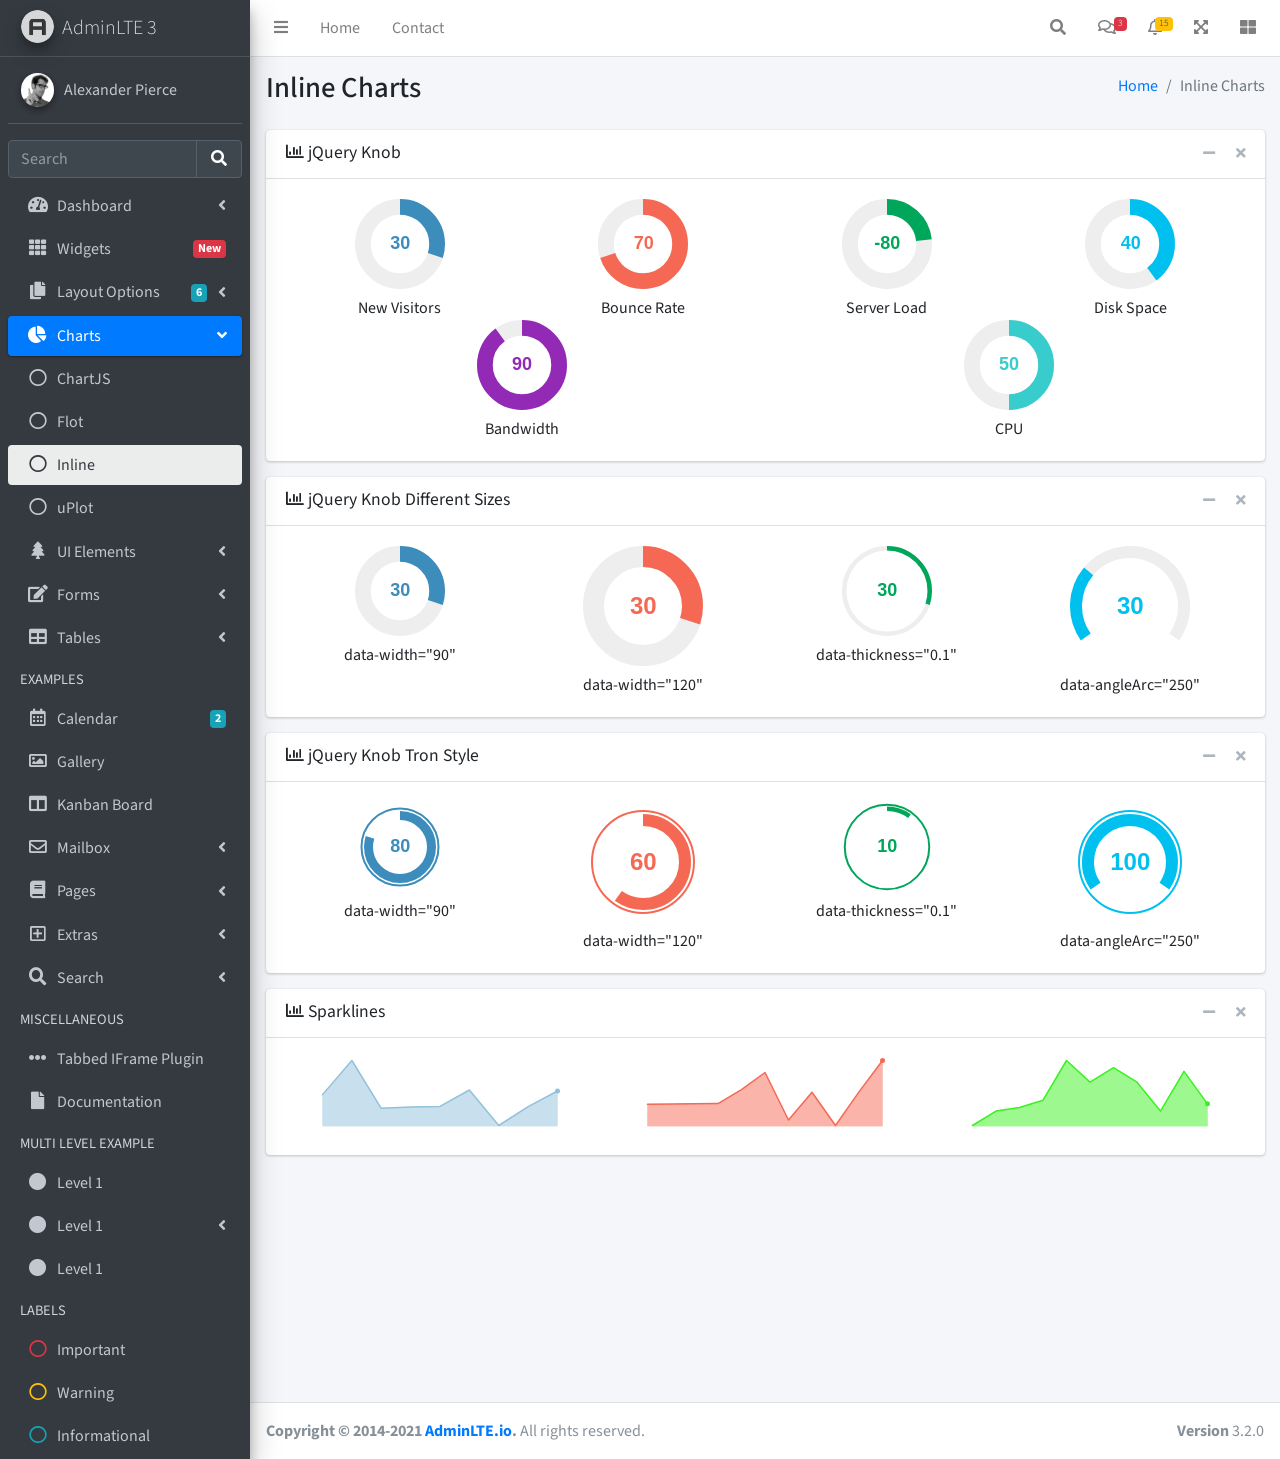
<file: static/pages/charts/inline.html>
<!DOCTYPE html>
<html lang="en">
<head>
  <meta charset="utf-8">
  <meta name="viewport" content="width=device-width, initial-scale=1">
  <title>AdminLTE 3 | Inline Charts</title>

  <!-- Google Font: Source Sans Pro -->
  <link rel="stylesheet" href="https://fonts.googleapis.com/css?family=Source+Sans+Pro:300,400,400i,700&display=fallback">
  <!-- Font Awesome -->
  <link rel="stylesheet" href="../../plugins/fontawesome-free/css/all.min.css">
  <!-- Theme style -->
  <link rel="stylesheet" href="../../dist/css/adminlte.min.css">
</head>
<body class="hold-transition sidebar-mini">
<div class="wrapper">
  <!-- Navbar -->
  <nav class="main-header navbar navbar-expand navbar-white navbar-light">
    <!-- Left navbar links -->
    <ul class="navbar-nav">
      <li class="nav-item">
        <a class="nav-link" data-widget="pushmenu" href="#" role="button"><i class="fas fa-bars"></i></a>
      </li>
      <li class="nav-item d-none d-sm-inline-block">
        <a href="../../index3.html" class="nav-link">Home</a>
      </li>
      <li class="nav-item d-none d-sm-inline-block">
        <a href="#" class="nav-link">Contact</a>
      </li>
    </ul>

    <!-- Right navbar links -->
    <ul class="navbar-nav ml-auto">
      <!-- Navbar Search -->
      <li class="nav-item">
        <a class="nav-link" data-widget="navbar-search" href="#" role="button">
          <i class="fas fa-search"></i>
        </a>
        <div class="navbar-search-block">
          <form class="form-inline">
            <div class="input-group input-group-sm">
              <input class="form-control form-control-navbar" type="search" placeholder="Search" aria-label="Search">
              <div class="input-group-append">
                <button class="btn btn-navbar" type="submit">
                  <i class="fas fa-search"></i>
                </button>
                <button class="btn btn-navbar" type="button" data-widget="navbar-search">
                  <i class="fas fa-times"></i>
                </button>
              </div>
            </div>
          </form>
        </div>
      </li>

      <!-- Messages Dropdown Menu -->
      <li class="nav-item dropdown">
        <a class="nav-link" data-toggle="dropdown" href="#">
          <i class="far fa-comments"></i>
          <span class="badge badge-danger navbar-badge">3</span>
        </a>
        <div class="dropdown-menu dropdown-menu-lg dropdown-menu-right">
          <a href="#" class="dropdown-item">
            <!-- Message Start -->
            <div class="media">
              <img src="../../dist/img/user1-128x128.jpg" alt="User Avatar" class="img-size-50 mr-3 img-circle">
              <div class="media-body">
                <h3 class="dropdown-item-title">
                  Brad Diesel
                  <span class="float-right text-sm text-danger"><i class="fas fa-star"></i></span>
                </h3>
                <p class="text-sm">Call me whenever you can...</p>
                <p class="text-sm text-muted"><i class="far fa-clock mr-1"></i> 4 Hours Ago</p>
              </div>
            </div>
            <!-- Message End -->
          </a>
          <div class="dropdown-divider"></div>
          <a href="#" class="dropdown-item">
            <!-- Message Start -->
            <div class="media">
              <img src="../../dist/img/user8-128x128.jpg" alt="User Avatar" class="img-size-50 img-circle mr-3">
              <div class="media-body">
                <h3 class="dropdown-item-title">
                  John Pierce
                  <span class="float-right text-sm text-muted"><i class="fas fa-star"></i></span>
                </h3>
                <p class="text-sm">I got your message bro</p>
                <p class="text-sm text-muted"><i class="far fa-clock mr-1"></i> 4 Hours Ago</p>
              </div>
            </div>
            <!-- Message End -->
          </a>
          <div class="dropdown-divider"></div>
          <a href="#" class="dropdown-item">
            <!-- Message Start -->
            <div class="media">
              <img src="../../dist/img/user3-128x128.jpg" alt="User Avatar" class="img-size-50 img-circle mr-3">
              <div class="media-body">
                <h3 class="dropdown-item-title">
                  Nora Silvester
                  <span class="float-right text-sm text-warning"><i class="fas fa-star"></i></span>
                </h3>
                <p class="text-sm">The subject goes here</p>
                <p class="text-sm text-muted"><i class="far fa-clock mr-1"></i> 4 Hours Ago</p>
              </div>
            </div>
            <!-- Message End -->
          </a>
          <div class="dropdown-divider"></div>
          <a href="#" class="dropdown-item dropdown-footer">See All Messages</a>
        </div>
      </li>
      <!-- Notifications Dropdown Menu -->
      <li class="nav-item dropdown">
        <a class="nav-link" data-toggle="dropdown" href="#">
          <i class="far fa-bell"></i>
          <span class="badge badge-warning navbar-badge">15</span>
        </a>
        <div class="dropdown-menu dropdown-menu-lg dropdown-menu-right">
          <span class="dropdown-item dropdown-header">15 Notifications</span>
          <div class="dropdown-divider"></div>
          <a href="#" class="dropdown-item">
            <i class="fas fa-envelope mr-2"></i> 4 new messages
            <span class="float-right text-muted text-sm">3 mins</span>
          </a>
          <div class="dropdown-divider"></div>
          <a href="#" class="dropdown-item">
            <i class="fas fa-users mr-2"></i> 8 friend requests
            <span class="float-right text-muted text-sm">12 hours</span>
          </a>
          <div class="dropdown-divider"></div>
          <a href="#" class="dropdown-item">
            <i class="fas fa-file mr-2"></i> 3 new reports
            <span class="float-right text-muted text-sm">2 days</span>
          </a>
          <div class="dropdown-divider"></div>
          <a href="#" class="dropdown-item dropdown-footer">See All Notifications</a>
        </div>
      </li>
      <li class="nav-item">
        <a class="nav-link" data-widget="fullscreen" href="#" role="button">
          <i class="fas fa-expand-arrows-alt"></i>
        </a>
      </li>
      <li class="nav-item">
        <a class="nav-link" data-widget="control-sidebar" data-slide="true" href="#" role="button">
          <i class="fas fa-th-large"></i>
        </a>
      </li>
    </ul>
  </nav>
  <!-- /.navbar -->

  <!-- Main Sidebar Container -->
  <aside class="main-sidebar sidebar-dark-primary elevation-4">
    <!-- Brand Logo -->
    <a href="../../index3.html" class="brand-link">
      <img src="../../dist/img/AdminLTELogo.png" alt="AdminLTE Logo" class="brand-image img-circle elevation-3" style="opacity: .8">
      <span class="brand-text font-weight-light">AdminLTE 3</span>
    </a>

    <!-- Sidebar -->
    <div class="sidebar">
      <!-- Sidebar user panel (optional) -->
      <div class="user-panel mt-3 pb-3 mb-3 d-flex">
        <div class="image">
          <img src="../../dist/img/user2-160x160.jpg" class="img-circle elevation-2" alt="User Image">
        </div>
        <div class="info">
          <a href="#" class="d-block">Alexander Pierce</a>
        </div>
      </div>

      <!-- SidebarSearch Form -->
      <div class="form-inline">
        <div class="input-group" data-widget="sidebar-search">
          <input class="form-control form-control-sidebar" type="search" placeholder="Search" aria-label="Search">
          <div class="input-group-append">
            <button class="btn btn-sidebar">
              <i class="fas fa-search fa-fw"></i>
            </button>
          </div>
        </div>
      </div>

      <!-- Sidebar Menu -->
      <nav class="mt-2">
        <ul class="nav nav-pills nav-sidebar flex-column" data-widget="treeview" role="menu" data-accordion="false">
          <!-- Add icons to the links using the .nav-icon class
               with font-awesome or any other icon font library -->
          <li class="nav-item">
            <a href="#" class="nav-link">
              <i class="nav-icon fas fa-tachometer-alt"></i>
              <p>
                Dashboard
                <i class="right fas fa-angle-left"></i>
              </p>
            </a>
            <ul class="nav nav-treeview">
              <li class="nav-item">
                <a href="../../index.html" class="nav-link">
                  <i class="far fa-circle nav-icon"></i>
                  <p>Dashboard v1</p>
                </a>
              </li>
              <li class="nav-item">
                <a href="../../index2.html" class="nav-link">
                  <i class="far fa-circle nav-icon"></i>
                  <p>Dashboard v2</p>
                </a>
              </li>
              <li class="nav-item">
                <a href="../../index3.html" class="nav-link">
                  <i class="far fa-circle nav-icon"></i>
                  <p>Dashboard v3</p>
                </a>
              </li>
            </ul>
          </li>
          <li class="nav-item">
            <a href="../widgets.html" class="nav-link">
              <i class="nav-icon fas fa-th"></i>
              <p>
                Widgets
                <span class="right badge badge-danger">New</span>
              </p>
            </a>
          </li>
          <li class="nav-item">
            <a href="#" class="nav-link">
              <i class="nav-icon fas fa-copy"></i>
              <p>
                Layout Options
                <i class="fas fa-angle-left right"></i>
                <span class="badge badge-info right">6</span>
              </p>
            </a>
            <ul class="nav nav-treeview">
              <li class="nav-item">
                <a href="../layout/top-nav.html" class="nav-link">
                  <i class="far fa-circle nav-icon"></i>
                  <p>Top Navigation</p>
                </a>
              </li>
              <li class="nav-item">
                <a href="../layout/top-nav-sidebar.html" class="nav-link">
                  <i class="far fa-circle nav-icon"></i>
                  <p>Top Navigation + Sidebar</p>
                </a>
              </li>
              <li class="nav-item">
                <a href="../layout/boxed.html" class="nav-link">
                  <i class="far fa-circle nav-icon"></i>
                  <p>Boxed</p>
                </a>
              </li>
              <li class="nav-item">
                <a href="../layout/fixed-sidebar.html" class="nav-link">
                  <i class="far fa-circle nav-icon"></i>
                  <p>Fixed Sidebar</p>
                </a>
              </li>
              <li class="nav-item">
                <a href="../layout/fixed-sidebar-custom.html" class="nav-link">
                  <i class="far fa-circle nav-icon"></i>
                  <p>Fixed Sidebar <small>+ Custom Area</small></p>
                </a>
              </li>
              <li class="nav-item">
                <a href="../layout/fixed-topnav.html" class="nav-link">
                  <i class="far fa-circle nav-icon"></i>
                  <p>Fixed Navbar</p>
                </a>
              </li>
              <li class="nav-item">
                <a href="../layout/fixed-footer.html" class="nav-link">
                  <i class="far fa-circle nav-icon"></i>
                  <p>Fixed Footer</p>
                </a>
              </li>
              <li class="nav-item">
                <a href="../layout/collapsed-sidebar.html" class="nav-link">
                  <i class="far fa-circle nav-icon"></i>
                  <p>Collapsed Sidebar</p>
                </a>
              </li>
            </ul>
          </li>
          <li class="nav-item menu-open">
            <a href="#" class="nav-link active">
              <i class="nav-icon fas fa-chart-pie"></i>
              <p>
                Charts
                <i class="right fas fa-angle-left"></i>
              </p>
            </a>
            <ul class="nav nav-treeview">
              <li class="nav-item">
                <a href="chartjs.html" class="nav-link">
                  <i class="far fa-circle nav-icon"></i>
                  <p>ChartJS</p>
                </a>
              </li>
              <li class="nav-item">
                <a href="flot.html" class="nav-link">
                  <i class="far fa-circle nav-icon"></i>
                  <p>Flot</p>
                </a>
              </li>
              <li class="nav-item">
                <a href="inline.html" class="nav-link active">
                  <i class="far fa-circle nav-icon"></i>
                  <p>Inline</p>
                </a>
              </li>
              <li class="nav-item">
                <a href="uplot.html" class="nav-link">
                  <i class="far fa-circle nav-icon"></i>
                  <p>uPlot</p>
                </a>
              </li>
            </ul>
          </li>
          <li class="nav-item">
            <a href="#" class="nav-link">
              <i class="nav-icon fas fa-tree"></i>
              <p>
                UI Elements
                <i class="fas fa-angle-left right"></i>
              </p>
            </a>
            <ul class="nav nav-treeview">
              <li class="nav-item">
                <a href="../UI/general.html" class="nav-link">
                  <i class="far fa-circle nav-icon"></i>
                  <p>General</p>
                </a>
              </li>
              <li class="nav-item">
                <a href="../UI/icons.html" class="nav-link">
                  <i class="far fa-circle nav-icon"></i>
                  <p>Icons</p>
                </a>
              </li>
              <li class="nav-item">
                <a href="../UI/buttons.html" class="nav-link">
                  <i class="far fa-circle nav-icon"></i>
                  <p>Buttons</p>
                </a>
              </li>
              <li class="nav-item">
                <a href="../UI/sliders.html" class="nav-link">
                  <i class="far fa-circle nav-icon"></i>
                  <p>Sliders</p>
                </a>
              </li>
              <li class="nav-item">
                <a href="../UI/modals.html" class="nav-link">
                  <i class="far fa-circle nav-icon"></i>
                  <p>Modals & Alerts</p>
                </a>
              </li>
              <li class="nav-item">
                <a href="../UI/navbar.html" class="nav-link">
                  <i class="far fa-circle nav-icon"></i>
                  <p>Navbar & Tabs</p>
                </a>
              </li>
              <li class="nav-item">
                <a href="../UI/timeline.html" class="nav-link">
                  <i class="far fa-circle nav-icon"></i>
                  <p>Timeline</p>
                </a>
              </li>
              <li class="nav-item">
                <a href="../UI/ribbons.html" class="nav-link">
                  <i class="far fa-circle nav-icon"></i>
                  <p>Ribbons</p>
                </a>
              </li>
            </ul>
          </li>
          <li class="nav-item">
            <a href="#" class="nav-link">
              <i class="nav-icon fas fa-edit"></i>
              <p>
                Forms
                <i class="fas fa-angle-left right"></i>
              </p>
            </a>
            <ul class="nav nav-treeview">
              <li class="nav-item">
                <a href="../forms/general.html" class="nav-link">
                  <i class="far fa-circle nav-icon"></i>
                  <p>General Elements</p>
                </a>
              </li>
              <li class="nav-item">
                <a href="../forms/advanced.html" class="nav-link">
                  <i class="far fa-circle nav-icon"></i>
                  <p>Advanced Elements</p>
                </a>
              </li>
              <li class="nav-item">
                <a href="../forms/editors.html" class="nav-link">
                  <i class="far fa-circle nav-icon"></i>
                  <p>Editors</p>
                </a>
              </li>
              <li class="nav-item">
                <a href="../forms/validation.html" class="nav-link">
                  <i class="far fa-circle nav-icon"></i>
                  <p>Validation</p>
                </a>
              </li>
            </ul>
          </li>
          <li class="nav-item">
            <a href="#" class="nav-link">
              <i class="nav-icon fas fa-table"></i>
              <p>
                Tables
                <i class="fas fa-angle-left right"></i>
              </p>
            </a>
            <ul class="nav nav-treeview">
              <li class="nav-item">
                <a href="../tables/simple.html" class="nav-link">
                  <i class="far fa-circle nav-icon"></i>
                  <p>Simple Tables</p>
                </a>
              </li>
              <li class="nav-item">
                <a href="../tables/data.html" class="nav-link">
                  <i class="far fa-circle nav-icon"></i>
                  <p>DataTables</p>
                </a>
              </li>
              <li class="nav-item">
                <a href="../tables/jsgrid.html" class="nav-link">
                  <i class="far fa-circle nav-icon"></i>
                  <p>jsGrid</p>
                </a>
              </li>
            </ul>
          </li>
          <li class="nav-header">EXAMPLES</li>
          <li class="nav-item">
            <a href="../calendar.html" class="nav-link">
              <i class="nav-icon far fa-calendar-alt"></i>
              <p>
                Calendar
                <span class="badge badge-info right">2</span>
              </p>
            </a>
          </li>
          <li class="nav-item">
            <a href="../gallery.html" class="nav-link">
              <i class="nav-icon far fa-image"></i>
              <p>
                Gallery
              </p>
            </a>
          </li>
          <li class="nav-item">
            <a href="../kanban.html" class="nav-link">
              <i class="nav-icon fas fa-columns"></i>
              <p>
                Kanban Board
              </p>
            </a>
          </li>
          <li class="nav-item">
            <a href="#" class="nav-link">
              <i class="nav-icon far fa-envelope"></i>
              <p>
                Mailbox
                <i class="fas fa-angle-left right"></i>
              </p>
            </a>
            <ul class="nav nav-treeview">
              <li class="nav-item">
                <a href="../mailbox/mailbox.html" class="nav-link">
                  <i class="far fa-circle nav-icon"></i>
                  <p>Inbox</p>
                </a>
              </li>
              <li class="nav-item">
                <a href="../mailbox/compose.html" class="nav-link">
                  <i class="far fa-circle nav-icon"></i>
                  <p>Compose</p>
                </a>
              </li>
              <li class="nav-item">
                <a href="../mailbox/read-mail.html" class="nav-link">
                  <i class="far fa-circle nav-icon"></i>
                  <p>Read</p>
                </a>
              </li>
            </ul>
          </li>
          <li class="nav-item">
            <a href="#" class="nav-link">
              <i class="nav-icon fas fa-book"></i>
              <p>
                Pages
                <i class="fas fa-angle-left right"></i>
              </p>
            </a>
            <ul class="nav nav-treeview">
              <li class="nav-item">
                <a href="../examples/invoice.html" class="nav-link">
                  <i class="far fa-circle nav-icon"></i>
                  <p>Invoice</p>
                </a>
              </li>
              <li class="nav-item">
                <a href="../examples/profile.html" class="nav-link">
                  <i class="far fa-circle nav-icon"></i>
                  <p>Profile</p>
                </a>
              </li>
              <li class="nav-item">
                <a href="../examples/e-commerce.html" class="nav-link">
                  <i class="far fa-circle nav-icon"></i>
                  <p>E-commerce</p>
                </a>
              </li>
              <li class="nav-item">
                <a href="../examples/projects.html" class="nav-link">
                  <i class="far fa-circle nav-icon"></i>
                  <p>Projects</p>
                </a>
              </li>
              <li class="nav-item">
                <a href="../examples/project-add.html" class="nav-link">
                  <i class="far fa-circle nav-icon"></i>
                  <p>Project Add</p>
                </a>
              </li>
              <li class="nav-item">
                <a href="../examples/project-edit.html" class="nav-link">
                  <i class="far fa-circle nav-icon"></i>
                  <p>Project Edit</p>
                </a>
              </li>
              <li class="nav-item">
                <a href="../examples/project-detail.html" class="nav-link">
                  <i class="far fa-circle nav-icon"></i>
                  <p>Project Detail</p>
                </a>
              </li>
              <li class="nav-item">
                <a href="../examples/contacts.html" class="nav-link">
                  <i class="far fa-circle nav-icon"></i>
                  <p>Contacts</p>
                </a>
              </li>
              <li class="nav-item">
                <a href="../examples/faq.html" class="nav-link">
                  <i class="far fa-circle nav-icon"></i>
                  <p>FAQ</p>
                </a>
              </li>
              <li class="nav-item">
                <a href="../examples/contact-us.html" class="nav-link">
                  <i class="far fa-circle nav-icon"></i>
                  <p>Contact us</p>
                </a>
              </li>
            </ul>
          </li>
          <li class="nav-item">
            <a href="#" class="nav-link">
              <i class="nav-icon far fa-plus-square"></i>
              <p>
                Extras
                <i class="fas fa-angle-left right"></i>
              </p>
            </a>
            <ul class="nav nav-treeview">
              <li class="nav-item">
                <a href="#" class="nav-link">
                  <i class="far fa-circle nav-icon"></i>
                  <p>
                    Login & Register v1
                    <i class="fas fa-angle-left right"></i>
                  </p>
                </a>
                <ul class="nav nav-treeview">
                  <li class="nav-item">
                    <a href="../examples/login.html" class="nav-link">
                      <i class="far fa-circle nav-icon"></i>
                      <p>Login v1</p>
                    </a>
                  </li>
                  <li class="nav-item">
                    <a href="../examples/register.html" class="nav-link">
                      <i class="far fa-circle nav-icon"></i>
                      <p>Register v1</p>
                    </a>
                  </li>
                  <li class="nav-item">
                    <a href="../examples/forgot-password.html" class="nav-link">
                      <i class="far fa-circle nav-icon"></i>
                      <p>Forgot Password v1</p>
                    </a>
                  </li>
                  <li class="nav-item">
                    <a href="../examples/recover-password.html" class="nav-link">
                      <i class="far fa-circle nav-icon"></i>
                      <p>Recover Password v1</p>
                    </a>
                  </li>
                </ul>
              </li>
              <li class="nav-item">
                <a href="#" class="nav-link">
                  <i class="far fa-circle nav-icon"></i>
                  <p>
                    Login & Register v2
                    <i class="fas fa-angle-left right"></i>
                  </p>
                </a>
                <ul class="nav nav-treeview">
                  <li class="nav-item">
                    <a href="../examples/login-v2.html" class="nav-link">
                      <i class="far fa-circle nav-icon"></i>
                      <p>Login v2</p>
                    </a>
                  </li>
                  <li class="nav-item">
                    <a href="../examples/register-v2.html" class="nav-link">
                      <i class="far fa-circle nav-icon"></i>
                      <p>Register v2</p>
                    </a>
                  </li>
                  <li class="nav-item">
                    <a href="../examples/forgot-password-v2.html" class="nav-link">
                      <i class="far fa-circle nav-icon"></i>
                      <p>Forgot Password v2</p>
                    </a>
                  </li>
                  <li class="nav-item">
                    <a href="../examples/recover-password-v2.html" class="nav-link">
                      <i class="far fa-circle nav-icon"></i>
                      <p>Recover Password v2</p>
                    </a>
                  </li>
                </ul>
              </li>
              <li class="nav-item">
                <a href="../examples/lockscreen.html" class="nav-link">
                  <i class="far fa-circle nav-icon"></i>
                  <p>Lockscreen</p>
                </a>
              </li>
              <li class="nav-item">
                <a href="../examples/legacy-user-menu.html" class="nav-link">
                  <i class="far fa-circle nav-icon"></i>
                  <p>Legacy User Menu</p>
                </a>
              </li>
              <li class="nav-item">
                <a href="../examples/language-menu.html" class="nav-link">
                  <i class="far fa-circle nav-icon"></i>
                  <p>Language Menu</p>
                </a>
              </li>
              <li class="nav-item">
                <a href="../examples/404.html" class="nav-link">
                  <i class="far fa-circle nav-icon"></i>
                  <p>Error 404</p>
                </a>
              </li>
              <li class="nav-item">
                <a href="../examples/500.html" class="nav-link">
                  <i class="far fa-circle nav-icon"></i>
                  <p>Error 500</p>
                </a>
              </li>
              <li class="nav-item">
                <a href="../examples/pace.html" class="nav-link">
                  <i class="far fa-circle nav-icon"></i>
                  <p>Pace</p>
                </a>
              </li>
              <li class="nav-item">
                <a href="../examples/blank.html" class="nav-link">
                  <i class="far fa-circle nav-icon"></i>
                  <p>Blank Page</p>
                </a>
              </li>
              <li class="nav-item">
                <a href="../../starter.html" class="nav-link">
                  <i class="far fa-circle nav-icon"></i>
                  <p>Starter Page</p>
                </a>
              </li>
            </ul>
          </li>
          <li class="nav-item">
            <a href="#" class="nav-link">
              <i class="nav-icon fas fa-search"></i>
              <p>
                Search
                <i class="fas fa-angle-left right"></i>
              </p>
            </a>
            <ul class="nav nav-treeview">
              <li class="nav-item">
                <a href="../search/simple.html" class="nav-link">
                  <i class="far fa-circle nav-icon"></i>
                  <p>Simple Search</p>
                </a>
              </li>
              <li class="nav-item">
                <a href="../search/enhanced.html" class="nav-link">
                  <i class="far fa-circle nav-icon"></i>
                  <p>Enhanced</p>
                </a>
              </li>
            </ul>
          </li>
          <li class="nav-header">MISCELLANEOUS</li>
          <li class="nav-item">
            <a href="../../iframe.html" class="nav-link">
              <i class="nav-icon fas fa-ellipsis-h"></i>
              <p>Tabbed IFrame Plugin</p>
            </a>
          </li>
          <li class="nav-item">
            <a href="https://adminlte.io/docs/3.1/" class="nav-link">
              <i class="nav-icon fas fa-file"></i>
              <p>Documentation</p>
            </a>
          </li>
          <li class="nav-header">MULTI LEVEL EXAMPLE</li>
          <li class="nav-item">
            <a href="#" class="nav-link">
              <i class="fas fa-circle nav-icon"></i>
              <p>Level 1</p>
            </a>
          </li>
          <li class="nav-item">
            <a href="#" class="nav-link">
              <i class="nav-icon fas fa-circle"></i>
              <p>
                Level 1
                <i class="right fas fa-angle-left"></i>
              </p>
            </a>
            <ul class="nav nav-treeview">
              <li class="nav-item">
                <a href="#" class="nav-link">
                  <i class="far fa-circle nav-icon"></i>
                  <p>Level 2</p>
                </a>
              </li>
              <li class="nav-item">
                <a href="#" class="nav-link">
                  <i class="far fa-circle nav-icon"></i>
                  <p>
                    Level 2
                    <i class="right fas fa-angle-left"></i>
                  </p>
                </a>
                <ul class="nav nav-treeview">
                  <li class="nav-item">
                    <a href="#" class="nav-link">
                      <i class="far fa-dot-circle nav-icon"></i>
                      <p>Level 3</p>
                    </a>
                  </li>
                  <li class="nav-item">
                    <a href="#" class="nav-link">
                      <i class="far fa-dot-circle nav-icon"></i>
                      <p>Level 3</p>
                    </a>
                  </li>
                  <li class="nav-item">
                    <a href="#" class="nav-link">
                      <i class="far fa-dot-circle nav-icon"></i>
                      <p>Level 3</p>
                    </a>
                  </li>
                </ul>
              </li>
              <li class="nav-item">
                <a href="#" class="nav-link">
                  <i class="far fa-circle nav-icon"></i>
                  <p>Level 2</p>
                </a>
              </li>
            </ul>
          </li>
          <li class="nav-item">
            <a href="#" class="nav-link">
              <i class="fas fa-circle nav-icon"></i>
              <p>Level 1</p>
            </a>
          </li>
          <li class="nav-header">LABELS</li>
          <li class="nav-item">
            <a href="#" class="nav-link">
              <i class="nav-icon far fa-circle text-danger"></i>
              <p class="text">Important</p>
            </a>
          </li>
          <li class="nav-item">
            <a href="#" class="nav-link">
              <i class="nav-icon far fa-circle text-warning"></i>
              <p>Warning</p>
            </a>
          </li>
          <li class="nav-item">
            <a href="#" class="nav-link">
              <i class="nav-icon far fa-circle text-info"></i>
              <p>Informational</p>
            </a>
          </li>
        </ul>
      </nav>
      <!-- /.sidebar-menu -->
    </div>
    <!-- /.sidebar -->
  </aside>

  <!-- Content Wrapper. Contains page content -->
  <div class="content-wrapper">
    <!-- Content Header (Page header) -->
    <section class="content-header">
      <div class="container-fluid">
        <div class="row mb-2">
          <div class="col-sm-6">
            <h1>Inline Charts</h1>
          </div>
          <div class="col-sm-6">
            <ol class="breadcrumb float-sm-right">
              <li class="breadcrumb-item"><a href="#">Home</a></li>
              <li class="breadcrumb-item active">Inline Charts</li>
            </ol>
          </div>
        </div>
      </div><!-- /.container-fluid -->
    </section>

    <!-- Main content -->
    <section class="content">
      <div class="container-fluid">
        <!-- row -->
        <div class="row">
          <div class="col-12">
            <!-- jQuery Knob -->
            <div class="card">
              <div class="card-header">
                <h3 class="card-title">
                  <i class="far fa-chart-bar"></i>
                  jQuery Knob
                </h3>

                <div class="card-tools">
                  <button type="button" class="btn btn-tool" data-card-widget="collapse">
                    <i class="fas fa-minus"></i>
                  </button>
                  <button type="button" class="btn btn-tool" data-card-widget="remove">
                    <i class="fas fa-times"></i>
                  </button>
                </div>
              </div>
              <!-- /.card-header -->
              <div class="card-body">
                <div class="row">
                  <div class="col-6 col-md-3 text-center">
                    <input type="text" class="knob" value="30" data-width="90" data-height="90" data-fgColor="#3c8dbc">

                    <div class="knob-label">New Visitors</div>
                  </div>
                  <!-- ./col -->
                  <div class="col-6 col-md-3 text-center">
                    <input type="text" class="knob" value="70" data-width="90" data-height="90" data-fgColor="#f56954">

                    <div class="knob-label">Bounce Rate</div>
                  </div>
                  <!-- ./col -->
                  <div class="col-6 col-md-3 text-center">
                    <input type="text" class="knob" value="-80" data-min="-150" data-max="150" data-width="90"
                           data-height="90" data-fgColor="#00a65a">

                    <div class="knob-label">Server Load</div>
                  </div>
                  <!-- ./col -->
                  <div class="col-6 col-md-3 text-center">
                    <input type="text" class="knob" value="40" data-width="90" data-height="90" data-fgColor="#00c0ef">

                    <div class="knob-label">Disk Space</div>
                  </div>
                  <!-- ./col -->
                </div>
                <!-- /.row -->

                <div class="row">
                  <div class="col-6 text-center">
                    <input type="text" class="knob" value="90" data-width="90" data-height="90" data-fgColor="#932ab6">

                    <div class="knob-label">Bandwidth</div>
                  </div>
                  <!-- ./col -->
                  <div class="col-6 text-center">
                    <input type="text" class="knob" value="50" data-width="90" data-height="90" data-fgColor="#39CCCC">

                    <div class="knob-label">CPU</div>
                  </div>
                  <!-- ./col -->
                </div>
                <!-- /.row -->
              </div>
              <!-- /.card-body -->
            </div>
            <!-- /.card -->
          </div>
          <!-- /.col -->
        </div>
        <!-- /.row -->

        <div class="row">
          <div class="col-12">
            <div class="card">
              <div class="card-header">
                <h3 class="card-title">
                  <i class="far fa-chart-bar"></i>
                  jQuery Knob Different Sizes
                </h3>

                <div class="card-tools">
                  <button type="button" class="btn btn-tool" data-card-widget="collapse">
                    <i class="fas fa-minus"></i>
                  </button>
                  <button type="button" class="btn btn-tool" data-card-widget="remove">
                    <i class="fas fa-times"></i>
                  </button>
                </div>
              </div>
              <!-- /.card-header -->
              <div class="card-body">
                <div class="row">
                  <div class="col-6 col-md-3 text-center">
                    <input type="text" class="knob" value="30" data-width="90" data-height="90" data-fgColor="#3c8dbc"
                           data-readonly="true">

                    <div class="knob-label">data-width="90"</div>
                  </div>
                  <!-- ./col -->
                  <div class="col-6 col-md-3 text-center">
                    <input type="text" class="knob" value="30" data-width="120" data-height="120"
                           data-fgColor="#f56954">

                    <div class="knob-label">data-width="120"</div>
                  </div>
                  <!-- ./col -->
                  <div class="col-6 col-md-3 text-center">
                    <input type="text" class="knob" value="30" data-thickness="0.1" data-width="90" data-height="90"
                           data-fgColor="#00a65a">

                    <div class="knob-label">data-thickness="0.1"</div>
                  </div>
                  <!-- ./col -->
                  <div class="col-6 col-md-3 text-center">
                    <input type="text" class="knob" data-thickness="0.2" data-angleArc="250" data-angleOffset="-125"
                           value="30" data-width="120" data-height="120" data-fgColor="#00c0ef">

                    <div class="knob-label">data-angleArc="250"</div>
                  </div>
                  <!-- ./col -->
                </div>
                <!-- /.row -->
              </div>
              <!-- /.card-body -->
            </div>
            <!-- /.card -->
          </div>
          <!-- /.col -->
        </div>
        <!-- /.row -->

        <div class="row">
          <div class="col-12">
            <div class="card">
              <div class="card-header">
                <h3 class="card-title">
                  <i class="far fa-chart-bar"></i>
                  jQuery Knob Tron Style
                </h3>

                <div class="card-tools">
                  <button type="button" class="btn btn-tool" data-card-widget="collapse">
                    <i class="fas fa-minus"></i>
                  </button>
                  <button type="button" class="btn btn-tool" data-card-widget="remove">
                    <i class="fas fa-times"></i>
                  </button>
                </div>
              </div>
              <!-- /.card-header -->
              <div class="card-body">
                <div class="row">
                  <div class="col-6 col-md-3 text-center">
                    <input type="text" class="knob" value="80" data-skin="tron" data-thickness="0.2" data-width="90"
                           data-height="90" data-fgColor="#3c8dbc" data-readonly="true">

                    <div class="knob-label">data-width="90"</div>
                  </div>
                  <!-- ./col -->
                  <div class="col-6 col-md-3 text-center">
                    <input type="text" class="knob" value="60" data-skin="tron" data-thickness="0.2" data-width="120"
                           data-height="120" data-fgColor="#f56954">

                    <div class="knob-label">data-width="120"</div>
                  </div>
                  <!-- ./col -->
                  <div class="col-6 col-md-3 text-center">
                    <input type="text" class="knob" value="10" data-skin="tron" data-thickness="0.1" data-width="90"
                           data-height="90" data-fgColor="#00a65a">

                    <div class="knob-label">data-thickness="0.1"</div>
                  </div>
                  <!-- ./col -->
                  <div class="col-6 col-md-3 text-center">
                    <input type="text" class="knob" value="100" data-skin="tron" data-thickness="0.2"
                           data-angleArc="250" data-angleOffset="-125" data-width="120" data-height="120"
                           data-fgColor="#00c0ef">

                    <div class="knob-label">data-angleArc="250"</div>
                  </div>
                  <!-- ./col -->
                </div>
                <!-- /.row -->
              </div>
              <!-- /.card-body -->
            </div>
            <!-- /.card -->
          </div>
          <!-- /.col -->
        </div>
        <!-- /.row -->

        <div class="row">
          <div class="col-12">
            <div class="card">
              <div class="card-header">
                <h3 class="card-title">
                  <i class="far fa-chart-bar"></i>
                  Sparklines
                </h3>

                <div class="card-tools">
                  <button type="button" class="btn btn-tool" data-card-widget="collapse">
                    <i class="fas fa-minus"></i>
                  </button>
                  <button type="button" class="btn btn-tool" data-card-widget="remove">
                    <i class="fas fa-times"></i>
                  </button>
                </div>
              </div>
              <!-- /.card-header -->
              <div class="card-body">
                <div class="row">
                  <div class="col-4 text-center">
                    <div id="sparkline-1"></div>
                  </div>
                  <!-- ./col -->
                  <div class="col-4 text-center">
                    <div id="sparkline-2"></div>
                  </div>
                  <!-- ./col -->
                  <div class="col-4 text-center">
                    <div id="sparkline-3"></div>
                  </div>
                  <!-- ./col -->
                </div>
                <!-- /.row -->
              </div>
              <!-- /.card-body -->
            </div>
            <!-- /.card -->
          </div>
          <!-- /.col -->
        </div>
        <!-- /.row -->

      </div><!-- /.container-fluid -->
    </section>
    <!-- /.content -->
  </div>
  <!-- /.content-wrapper -->
  <footer class="main-footer">
    <div class="float-right d-none d-sm-block">
      <b>Version</b> 3.2.0
    </div>
    <strong>Copyright &copy; 2014-2021 <a href="https://adminlte.io">AdminLTE.io</a>.</strong> All rights reserved.
  </footer>

  <!-- Control Sidebar -->
  <aside class="control-sidebar control-sidebar-dark">
    <!-- Control sidebar content goes here -->
  </aside>
  <!-- /.control-sidebar -->
</div>
<!-- ./wrapper -->

<!-- jQuery -->
<script src="../../plugins/jquery/jquery.min.js"></script>
<!-- Bootstrap 4 -->
<script src="../../plugins/bootstrap/js/bootstrap.bundle.min.js"></script>
<!-- AdminLTE App -->
<script src="../../dist/js/adminlte.min.js"></script>
<!-- jQuery Knob -->
<script src="../../plugins/jquery-knob/jquery.knob.min.js"></script>
<!-- Sparkline -->
<script src="../../plugins/sparklines/sparkline.js"></script>
<!-- AdminLTE for demo purposes -->
<script src="../../dist/js/demo.js"></script>
<!-- Page specific script -->
<script>
  $(function () {
    /* jQueryKnob */

    $('.knob').knob({
      /*change : function (value) {
       //console.log("change : " + value);
       },
       release : function (value) {
       console.log("release : " + value);
       },
       cancel : function () {
       console.log("cancel : " + this.value);
       },*/
      draw: function () {

        // "tron" case
        if (this.$.data('skin') == 'tron') {

          var a   = this.angle(this.cv)  // Angle
            ,
              sa  = this.startAngle          // Previous start angle
            ,
              sat = this.startAngle         // Start angle
            ,
              ea                            // Previous end angle
            ,
              eat = sat + a                 // End angle
            ,
              r   = true

          this.g.lineWidth = this.lineWidth

          this.o.cursor
          && (sat = eat - 0.3)
          && (eat = eat + 0.3)

          if (this.o.displayPrevious) {
            ea = this.startAngle + this.angle(this.value)
            this.o.cursor
            && (sa = ea - 0.3)
            && (ea = ea + 0.3)
            this.g.beginPath()
            this.g.strokeStyle = this.previousColor
            this.g.arc(this.xy, this.xy, this.radius - this.lineWidth, sa, ea, false)
            this.g.stroke()
          }

          this.g.beginPath()
          this.g.strokeStyle = r ? this.o.fgColor : this.fgColor
          this.g.arc(this.xy, this.xy, this.radius - this.lineWidth, sat, eat, false)
          this.g.stroke()

          this.g.lineWidth = 2
          this.g.beginPath()
          this.g.strokeStyle = this.o.fgColor
          this.g.arc(this.xy, this.xy, this.radius - this.lineWidth + 1 + this.lineWidth * 2 / 3, 0, 2 * Math.PI, false)
          this.g.stroke()

          return false
        }
      }
    })
    /* END JQUERY KNOB */

    //INITIALIZE SPARKLINE CHARTS
    var sparkline1 = new Sparkline($('#sparkline-1')[0], { width: 240, height: 70, lineColor: '#92c1dc', endColor: '#92c1dc' })
    var sparkline2 = new Sparkline($('#sparkline-2')[0], { width: 240, height: 70, lineColor: '#f56954', endColor: '#f56954' })
    var sparkline3 = new Sparkline($('#sparkline-3')[0], { width: 240, height: 70, lineColor: '#3af221', endColor: '#3af221' })

    sparkline1.draw([1000, 1200, 920, 927, 931, 1027, 819, 930, 1021])
    sparkline2.draw([515, 519, 520, 522, 652, 810, 370, 627, 319, 630, 921])
    sparkline3.draw([15, 19, 20, 22, 33, 27, 31, 27, 19, 30, 21])

  })

</script>
</body>
</html>
</file>
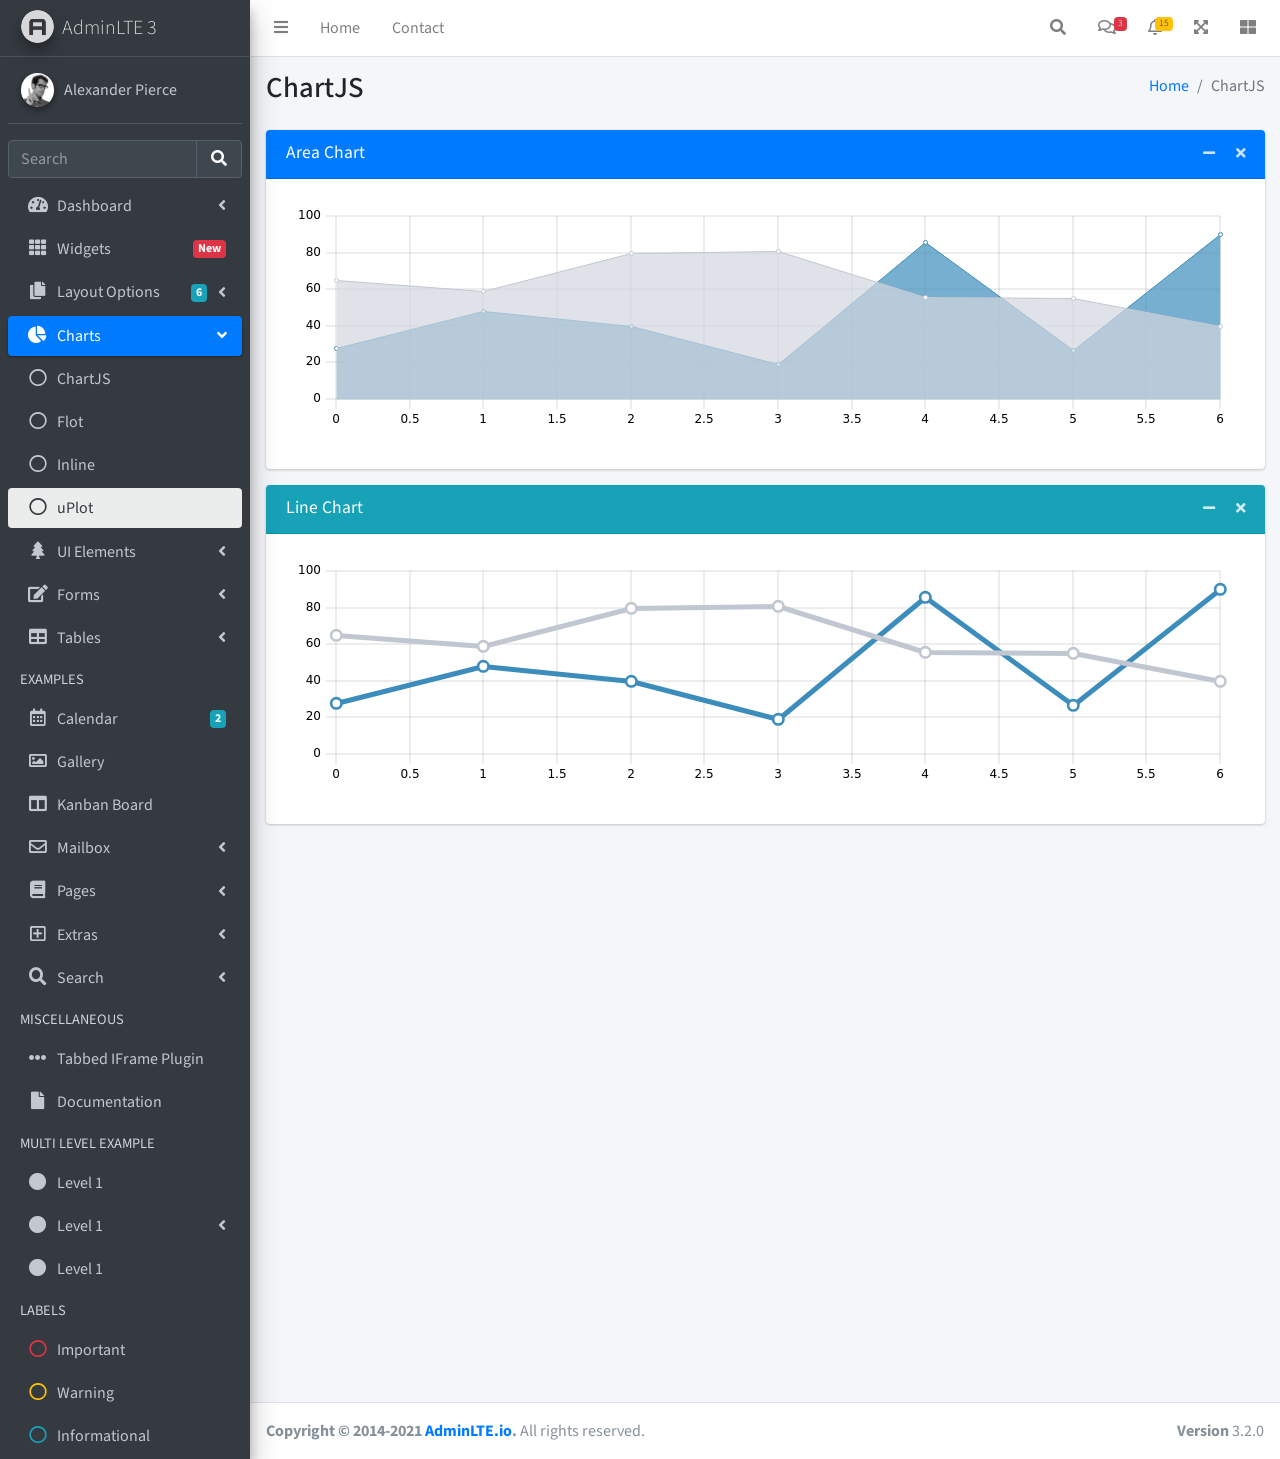
<file: static/pages/charts/uplot.html>
<!DOCTYPE html>
<html lang="en">
<head>
  <meta charset="utf-8">
  <meta name="viewport" content="width=device-width, initial-scale=1">
  <title>AdminLTE 3 | uPlot</title>

  <!-- Google Font: Source Sans Pro -->
  <link rel="stylesheet" href="https://fonts.googleapis.com/css?family=Source+Sans+Pro:300,400,400i,700&display=fallback">
  <!-- Font Awesome -->
  <link rel="stylesheet" href="../../plugins/fontawesome-free/css/all.min.css">
  <!-- uPlot -->
  <link rel="stylesheet" href="../../plugins/uplot/uPlot.min.css">
  <!-- Theme style -->
  <link rel="stylesheet" href="../../dist/css/adminlte.min.css">
</head>
<body class="hold-transition sidebar-mini">
<div class="wrapper">
  <!-- Navbar -->
  <nav class="main-header navbar navbar-expand navbar-white navbar-light">
    <!-- Left navbar links -->
    <ul class="navbar-nav">
      <li class="nav-item">
        <a class="nav-link" data-widget="pushmenu" href="#" role="button"><i class="fas fa-bars"></i></a>
      </li>
      <li class="nav-item d-none d-sm-inline-block">
        <a href="../../index3.html" class="nav-link">Home</a>
      </li>
      <li class="nav-item d-none d-sm-inline-block">
        <a href="#" class="nav-link">Contact</a>
      </li>
    </ul>

    <!-- Right navbar links -->
    <ul class="navbar-nav ml-auto">
      <!-- Navbar Search -->
      <li class="nav-item">
        <a class="nav-link" data-widget="navbar-search" href="#" role="button">
          <i class="fas fa-search"></i>
        </a>
        <div class="navbar-search-block">
          <form class="form-inline">
            <div class="input-group input-group-sm">
              <input class="form-control form-control-navbar" type="search" placeholder="Search" aria-label="Search">
              <div class="input-group-append">
                <button class="btn btn-navbar" type="submit">
                  <i class="fas fa-search"></i>
                </button>
                <button class="btn btn-navbar" type="button" data-widget="navbar-search">
                  <i class="fas fa-times"></i>
                </button>
              </div>
            </div>
          </form>
        </div>
      </li>

      <!-- Messages Dropdown Menu -->
      <li class="nav-item dropdown">
        <a class="nav-link" data-toggle="dropdown" href="#">
          <i class="far fa-comments"></i>
          <span class="badge badge-danger navbar-badge">3</span>
        </a>
        <div class="dropdown-menu dropdown-menu-lg dropdown-menu-right">
          <a href="#" class="dropdown-item">
            <!-- Message Start -->
            <div class="media">
              <img src="../../dist/img/user1-128x128.jpg" alt="User Avatar" class="img-size-50 mr-3 img-circle">
              <div class="media-body">
                <h3 class="dropdown-item-title">
                  Brad Diesel
                  <span class="float-right text-sm text-danger"><i class="fas fa-star"></i></span>
                </h3>
                <p class="text-sm">Call me whenever you can...</p>
                <p class="text-sm text-muted"><i class="far fa-clock mr-1"></i> 4 Hours Ago</p>
              </div>
            </div>
            <!-- Message End -->
          </a>
          <div class="dropdown-divider"></div>
          <a href="#" class="dropdown-item">
            <!-- Message Start -->
            <div class="media">
              <img src="../../dist/img/user8-128x128.jpg" alt="User Avatar" class="img-size-50 img-circle mr-3">
              <div class="media-body">
                <h3 class="dropdown-item-title">
                  John Pierce
                  <span class="float-right text-sm text-muted"><i class="fas fa-star"></i></span>
                </h3>
                <p class="text-sm">I got your message bro</p>
                <p class="text-sm text-muted"><i class="far fa-clock mr-1"></i> 4 Hours Ago</p>
              </div>
            </div>
            <!-- Message End -->
          </a>
          <div class="dropdown-divider"></div>
          <a href="#" class="dropdown-item">
            <!-- Message Start -->
            <div class="media">
              <img src="../../dist/img/user3-128x128.jpg" alt="User Avatar" class="img-size-50 img-circle mr-3">
              <div class="media-body">
                <h3 class="dropdown-item-title">
                  Nora Silvester
                  <span class="float-right text-sm text-warning"><i class="fas fa-star"></i></span>
                </h3>
                <p class="text-sm">The subject goes here</p>
                <p class="text-sm text-muted"><i class="far fa-clock mr-1"></i> 4 Hours Ago</p>
              </div>
            </div>
            <!-- Message End -->
          </a>
          <div class="dropdown-divider"></div>
          <a href="#" class="dropdown-item dropdown-footer">See All Messages</a>
        </div>
      </li>
      <!-- Notifications Dropdown Menu -->
      <li class="nav-item dropdown">
        <a class="nav-link" data-toggle="dropdown" href="#">
          <i class="far fa-bell"></i>
          <span class="badge badge-warning navbar-badge">15</span>
        </a>
        <div class="dropdown-menu dropdown-menu-lg dropdown-menu-right">
          <span class="dropdown-item dropdown-header">15 Notifications</span>
          <div class="dropdown-divider"></div>
          <a href="#" class="dropdown-item">
            <i class="fas fa-envelope mr-2"></i> 4 new messages
            <span class="float-right text-muted text-sm">3 mins</span>
          </a>
          <div class="dropdown-divider"></div>
          <a href="#" class="dropdown-item">
            <i class="fas fa-users mr-2"></i> 8 friend requests
            <span class="float-right text-muted text-sm">12 hours</span>
          </a>
          <div class="dropdown-divider"></div>
          <a href="#" class="dropdown-item">
            <i class="fas fa-file mr-2"></i> 3 new reports
            <span class="float-right text-muted text-sm">2 days</span>
          </a>
          <div class="dropdown-divider"></div>
          <a href="#" class="dropdown-item dropdown-footer">See All Notifications</a>
        </div>
      </li>
      <li class="nav-item">
        <a class="nav-link" data-widget="fullscreen" href="#" role="button">
          <i class="fas fa-expand-arrows-alt"></i>
        </a>
      </li>
      <li class="nav-item">
        <a class="nav-link" data-widget="control-sidebar" data-slide="true" href="#" role="button">
          <i class="fas fa-th-large"></i>
        </a>
      </li>
    </ul>
  </nav>
  <!-- /.navbar -->

  <!-- Main Sidebar Container -->
  <aside class="main-sidebar sidebar-dark-primary elevation-4">
    <!-- Brand Logo -->
    <a href="../../index3.html" class="brand-link">
      <img src="../../dist/img/AdminLTELogo.png"
           alt="AdminLTE Logo" class="brand-image img-circle elevation-3" style="opacity: .8">
      <span class="brand-text font-weight-light">AdminLTE 3</span>
    </a>

    <!-- Sidebar -->
    <div class="sidebar">
      <!-- Sidebar user panel (optional) -->
      <div class="user-panel mt-3 pb-3 mb-3 d-flex">
        <div class="image">
          <img src="../../dist/img/user2-160x160.jpg" class="img-circle elevation-2" alt="User Image">
        </div>
        <div class="info">
          <a href="#" class="d-block">Alexander Pierce</a>
        </div>
      </div>

      <!-- SidebarSearch Form -->
      <div class="form-inline">
        <div class="input-group" data-widget="sidebar-search">
          <input class="form-control form-control-sidebar" type="search" placeholder="Search" aria-label="Search">
          <div class="input-group-append">
            <button class="btn btn-sidebar">
              <i class="fas fa-search fa-fw"></i>
            </button>
          </div>
        </div>
      </div>

      <!-- Sidebar Menu -->
      <nav class="mt-2">
        <ul class="nav nav-pills nav-sidebar flex-column" data-widget="treeview" role="menu" data-accordion="false">
          <!-- Add icons to the links using the .nav-icon class
               with font-awesome or any other icon font library -->
          <li class="nav-item">
            <a href="#" class="nav-link">
              <i class="nav-icon fas fa-tachometer-alt"></i>
              <p>
                Dashboard
                <i class="right fas fa-angle-left"></i>
              </p>
            </a>
            <ul class="nav nav-treeview">
              <li class="nav-item">
                <a href="../../index.html" class="nav-link">
                  <i class="far fa-circle nav-icon"></i>
                  <p>Dashboard v1</p>
                </a>
              </li>
              <li class="nav-item">
                <a href="../../index2.html" class="nav-link">
                  <i class="far fa-circle nav-icon"></i>
                  <p>Dashboard v2</p>
                </a>
              </li>
              <li class="nav-item">
                <a href="../../index3.html" class="nav-link">
                  <i class="far fa-circle nav-icon"></i>
                  <p>Dashboard v3</p>
                </a>
              </li>
            </ul>
          </li>
          <li class="nav-item">
            <a href="../widgets.html" class="nav-link">
              <i class="nav-icon fas fa-th"></i>
              <p>
                Widgets
                <span class="right badge badge-danger">New</span>
              </p>
            </a>
          </li>
          <li class="nav-item">
            <a href="#" class="nav-link">
              <i class="nav-icon fas fa-copy"></i>
              <p>
                Layout Options
                <i class="fas fa-angle-left right"></i>
                <span class="badge badge-info right">6</span>
              </p>
            </a>
            <ul class="nav nav-treeview">
              <li class="nav-item">
                <a href="../layout/top-nav.html" class="nav-link">
                  <i class="far fa-circle nav-icon"></i>
                  <p>Top Navigation</p>
                </a>
              </li>
              <li class="nav-item">
                <a href="../layout/top-nav-sidebar.html" class="nav-link">
                  <i class="far fa-circle nav-icon"></i>
                  <p>Top Navigation + Sidebar</p>
                </a>
              </li>
              <li class="nav-item">
                <a href="../layout/boxed.html" class="nav-link">
                  <i class="far fa-circle nav-icon"></i>
                  <p>Boxed</p>
                </a>
              </li>
              <li class="nav-item">
                <a href="../layout/fixed-sidebar.html" class="nav-link">
                  <i class="far fa-circle nav-icon"></i>
                  <p>Fixed Sidebar</p>
                </a>
              </li>
              <li class="nav-item">
                <a href="../layout/fixed-sidebar-custom.html" class="nav-link">
                  <i class="far fa-circle nav-icon"></i>
                  <p>Fixed Sidebar <small>+ Custom Area</small></p>
                </a>
              </li>
              <li class="nav-item">
                <a href="../layout/fixed-topnav.html" class="nav-link">
                  <i class="far fa-circle nav-icon"></i>
                  <p>Fixed Navbar</p>
                </a>
              </li>
              <li class="nav-item">
                <a href="../layout/fixed-footer.html" class="nav-link">
                  <i class="far fa-circle nav-icon"></i>
                  <p>Fixed Footer</p>
                </a>
              </li>
              <li class="nav-item">
                <a href="../layout/collapsed-sidebar.html" class="nav-link">
                  <i class="far fa-circle nav-icon"></i>
                  <p>Collapsed Sidebar</p>
                </a>
              </li>
            </ul>
          </li>
          <li class="nav-item menu-open">
            <a href="#" class="nav-link active">
              <i class="nav-icon fas fa-chart-pie"></i>
              <p>
                Charts
                <i class="right fas fa-angle-left"></i>
              </p>
            </a>
            <ul class="nav nav-treeview">
              <li class="nav-item">
                <a href="chartjs.html" class="nav-link">
                  <i class="far fa-circle nav-icon"></i>
                  <p>ChartJS</p>
                </a>
              </li>
              <li class="nav-item">
                <a href="flot.html" class="nav-link">
                  <i class="far fa-circle nav-icon"></i>
                  <p>Flot</p>
                </a>
              </li>
              <li class="nav-item">
                <a href="inline.html" class="nav-link">
                  <i class="far fa-circle nav-icon"></i>
                  <p>Inline</p>
                </a>
              </li>
              <li class="nav-item">
                <a href="chartjs.html" class="nav-link active">
                  <i class="far fa-circle nav-icon"></i>
                  <p>uPlot</p>
                </a>
              </li>
            </ul>
          </li>
          <li class="nav-item">
            <a href="#" class="nav-link">
              <i class="nav-icon fas fa-tree"></i>
              <p>
                UI Elements
                <i class="fas fa-angle-left right"></i>
              </p>
            </a>
            <ul class="nav nav-treeview">
              <li class="nav-item">
                <a href="../UI/general.html" class="nav-link">
                  <i class="far fa-circle nav-icon"></i>
                  <p>General</p>
                </a>
              </li>
              <li class="nav-item">
                <a href="../UI/icons.html" class="nav-link">
                  <i class="far fa-circle nav-icon"></i>
                  <p>Icons</p>
                </a>
              </li>
              <li class="nav-item">
                <a href="../UI/buttons.html" class="nav-link">
                  <i class="far fa-circle nav-icon"></i>
                  <p>Buttons</p>
                </a>
              </li>
              <li class="nav-item">
                <a href="../UI/sliders.html" class="nav-link">
                  <i class="far fa-circle nav-icon"></i>
                  <p>Sliders</p>
                </a>
              </li>
              <li class="nav-item">
                <a href="../UI/modals.html" class="nav-link">
                  <i class="far fa-circle nav-icon"></i>
                  <p>Modals & Alerts</p>
                </a>
              </li>
              <li class="nav-item">
                <a href="../UI/navbar.html" class="nav-link">
                  <i class="far fa-circle nav-icon"></i>
                  <p>Navbar & Tabs</p>
                </a>
              </li>
              <li class="nav-item">
                <a href="../UI/timeline.html" class="nav-link">
                  <i class="far fa-circle nav-icon"></i>
                  <p>Timeline</p>
                </a>
              </li>
              <li class="nav-item">
                <a href="../UI/ribbons.html" class="nav-link">
                  <i class="far fa-circle nav-icon"></i>
                  <p>Ribbons</p>
                </a>
              </li>
            </ul>
          </li>
          <li class="nav-item">
            <a href="#" class="nav-link">
              <i class="nav-icon fas fa-edit"></i>
              <p>
                Forms
                <i class="fas fa-angle-left right"></i>
              </p>
            </a>
            <ul class="nav nav-treeview">
              <li class="nav-item">
                <a href="../forms/general.html" class="nav-link">
                  <i class="far fa-circle nav-icon"></i>
                  <p>General Elements</p>
                </a>
              </li>
              <li class="nav-item">
                <a href="../forms/advanced.html" class="nav-link">
                  <i class="far fa-circle nav-icon"></i>
                  <p>Advanced Elements</p>
                </a>
              </li>
              <li class="nav-item">
                <a href="../forms/editors.html" class="nav-link">
                  <i class="far fa-circle nav-icon"></i>
                  <p>Editors</p>
                </a>
              </li>
              <li class="nav-item">
                <a href="../forms/validation.html" class="nav-link">
                  <i class="far fa-circle nav-icon"></i>
                  <p>Validation</p>
                </a>
              </li>
            </ul>
          </li>
          <li class="nav-item">
            <a href="#" class="nav-link">
              <i class="nav-icon fas fa-table"></i>
              <p>
                Tables
                <i class="fas fa-angle-left right"></i>
              </p>
            </a>
            <ul class="nav nav-treeview">
              <li class="nav-item">
                <a href="../tables/simple.html" class="nav-link">
                  <i class="far fa-circle nav-icon"></i>
                  <p>Simple Tables</p>
                </a>
              </li>
              <li class="nav-item">
                <a href="../tables/data.html" class="nav-link">
                  <i class="far fa-circle nav-icon"></i>
                  <p>DataTables</p>
                </a>
              </li>
              <li class="nav-item">
                <a href="../tables/jsgrid.html" class="nav-link">
                  <i class="far fa-circle nav-icon"></i>
                  <p>jsGrid</p>
                </a>
              </li>
            </ul>
          </li>
          <li class="nav-header">EXAMPLES</li>
          <li class="nav-item">
            <a href="../calendar.html" class="nav-link">
              <i class="nav-icon far fa-calendar-alt"></i>
              <p>
                Calendar
                <span class="badge badge-info right">2</span>
              </p>
            </a>
          </li>
          <li class="nav-item">
            <a href="../gallery.html" class="nav-link">
              <i class="nav-icon far fa-image"></i>
              <p>
                Gallery
              </p>
            </a>
          </li>
          <li class="nav-item">
            <a href="../kanban.html" class="nav-link">
              <i class="nav-icon fas fa-columns"></i>
              <p>
                Kanban Board
              </p>
            </a>
          </li>
          <li class="nav-item">
            <a href="#" class="nav-link">
              <i class="nav-icon far fa-envelope"></i>
              <p>
                Mailbox
                <i class="fas fa-angle-left right"></i>
              </p>
            </a>
            <ul class="nav nav-treeview">
              <li class="nav-item">
                <a href="../mailbox/mailbox.html" class="nav-link">
                  <i class="far fa-circle nav-icon"></i>
                  <p>Inbox</p>
                </a>
              </li>
              <li class="nav-item">
                <a href="../mailbox/compose.html" class="nav-link">
                  <i class="far fa-circle nav-icon"></i>
                  <p>Compose</p>
                </a>
              </li>
              <li class="nav-item">
                <a href="../mailbox/read-mail.html" class="nav-link">
                  <i class="far fa-circle nav-icon"></i>
                  <p>Read</p>
                </a>
              </li>
            </ul>
          </li>
          <li class="nav-item">
            <a href="#" class="nav-link">
              <i class="nav-icon fas fa-book"></i>
              <p>
                Pages
                <i class="fas fa-angle-left right"></i>
              </p>
            </a>
            <ul class="nav nav-treeview">
              <li class="nav-item">
                <a href="../examples/invoice.html" class="nav-link">
                  <i class="far fa-circle nav-icon"></i>
                  <p>Invoice</p>
                </a>
              </li>
              <li class="nav-item">
                <a href="../examples/profile.html" class="nav-link">
                  <i class="far fa-circle nav-icon"></i>
                  <p>Profile</p>
                </a>
              </li>
              <li class="nav-item">
                <a href="../examples/e-commerce.html" class="nav-link">
                  <i class="far fa-circle nav-icon"></i>
                  <p>E-commerce</p>
                </a>
              </li>
              <li class="nav-item">
                <a href="../examples/projects.html" class="nav-link">
                  <i class="far fa-circle nav-icon"></i>
                  <p>Projects</p>
                </a>
              </li>
              <li class="nav-item">
                <a href="../examples/project-add.html" class="nav-link">
                  <i class="far fa-circle nav-icon"></i>
                  <p>Project Add</p>
                </a>
              </li>
              <li class="nav-item">
                <a href="../examples/project-edit.html" class="nav-link">
                  <i class="far fa-circle nav-icon"></i>
                  <p>Project Edit</p>
                </a>
              </li>
              <li class="nav-item">
                <a href="../examples/project-detail.html" class="nav-link">
                  <i class="far fa-circle nav-icon"></i>
                  <p>Project Detail</p>
                </a>
              </li>
              <li class="nav-item">
                <a href="../examples/contacts.html" class="nav-link">
                  <i class="far fa-circle nav-icon"></i>
                  <p>Contacts</p>
                </a>
              </li>
              <li class="nav-item">
                <a href="../examples/faq.html" class="nav-link">
                  <i class="far fa-circle nav-icon"></i>
                  <p>FAQ</p>
                </a>
              </li>
              <li class="nav-item">
                <a href="../examples/contact-us.html" class="nav-link">
                  <i class="far fa-circle nav-icon"></i>
                  <p>Contact us</p>
                </a>
              </li>
            </ul>
          </li>
          <li class="nav-item">
            <a href="#" class="nav-link">
              <i class="nav-icon far fa-plus-square"></i>
              <p>
                Extras
                <i class="fas fa-angle-left right"></i>
              </p>
            </a>
            <ul class="nav nav-treeview">
              <li class="nav-item">
                <a href="#" class="nav-link">
                  <i class="far fa-circle nav-icon"></i>
                  <p>
                    Login & Register v1
                    <i class="fas fa-angle-left right"></i>
                  </p>
                </a>
                <ul class="nav nav-treeview">
                  <li class="nav-item">
                    <a href="../examples/login.html" class="nav-link">
                      <i class="far fa-circle nav-icon"></i>
                      <p>Login v1</p>
                    </a>
                  </li>
                  <li class="nav-item">
                    <a href="../examples/register.html" class="nav-link">
                      <i class="far fa-circle nav-icon"></i>
                      <p>Register v1</p>
                    </a>
                  </li>
                  <li class="nav-item">
                    <a href="../examples/forgot-password.html" class="nav-link">
                      <i class="far fa-circle nav-icon"></i>
                      <p>Forgot Password v1</p>
                    </a>
                  </li>
                  <li class="nav-item">
                    <a href="../examples/recover-password.html" class="nav-link">
                      <i class="far fa-circle nav-icon"></i>
                      <p>Recover Password v1</p>
                    </a>
                  </li>
                </ul>
              </li>
              <li class="nav-item">
                <a href="#" class="nav-link">
                  <i class="far fa-circle nav-icon"></i>
                  <p>
                    Login & Register v2
                    <i class="fas fa-angle-left right"></i>
                  </p>
                </a>
                <ul class="nav nav-treeview">
                  <li class="nav-item">
                    <a href="../examples/login-v2.html" class="nav-link">
                      <i class="far fa-circle nav-icon"></i>
                      <p>Login v2</p>
                    </a>
                  </li>
                  <li class="nav-item">
                    <a href="../examples/register-v2.html" class="nav-link">
                      <i class="far fa-circle nav-icon"></i>
                      <p>Register v2</p>
                    </a>
                  </li>
                  <li class="nav-item">
                    <a href="../examples/forgot-password-v2.html" class="nav-link">
                      <i class="far fa-circle nav-icon"></i>
                      <p>Forgot Password v2</p>
                    </a>
                  </li>
                  <li class="nav-item">
                    <a href="../examples/recover-password-v2.html" class="nav-link">
                      <i class="far fa-circle nav-icon"></i>
                      <p>Recover Password v2</p>
                    </a>
                  </li>
                </ul>
              </li>
              <li class="nav-item">
                <a href="../examples/lockscreen.html" class="nav-link">
                  <i class="far fa-circle nav-icon"></i>
                  <p>Lockscreen</p>
                </a>
              </li>
              <li class="nav-item">
                <a href="../examples/legacy-user-menu.html" class="nav-link">
                  <i class="far fa-circle nav-icon"></i>
                  <p>Legacy User Menu</p>
                </a>
              </li>
              <li class="nav-item">
                <a href="../examples/language-menu.html" class="nav-link">
                  <i class="far fa-circle nav-icon"></i>
                  <p>Language Menu</p>
                </a>
              </li>
              <li class="nav-item">
                <a href="../examples/404.html" class="nav-link">
                  <i class="far fa-circle nav-icon"></i>
                  <p>Error 404</p>
                </a>
              </li>
              <li class="nav-item">
                <a href="../examples/500.html" class="nav-link">
                  <i class="far fa-circle nav-icon"></i>
                  <p>Error 500</p>
                </a>
              </li>
              <li class="nav-item">
                <a href="../examples/pace.html" class="nav-link">
                  <i class="far fa-circle nav-icon"></i>
                  <p>Pace</p>
                </a>
              </li>
              <li class="nav-item">
                <a href="../examples/blank.html" class="nav-link">
                  <i class="far fa-circle nav-icon"></i>
                  <p>Blank Page</p>
                </a>
              </li>
              <li class="nav-item">
                <a href="../../starter.html" class="nav-link">
                  <i class="far fa-circle nav-icon"></i>
                  <p>Starter Page</p>
                </a>
              </li>
            </ul>
          </li>
          <li class="nav-item">
            <a href="#" class="nav-link">
              <i class="nav-icon fas fa-search"></i>
              <p>
                Search
                <i class="fas fa-angle-left right"></i>
              </p>
            </a>
            <ul class="nav nav-treeview">
              <li class="nav-item">
                <a href="../search/simple.html" class="nav-link">
                  <i class="far fa-circle nav-icon"></i>
                  <p>Simple Search</p>
                </a>
              </li>
              <li class="nav-item">
                <a href="../search/enhanced.html" class="nav-link">
                  <i class="far fa-circle nav-icon"></i>
                  <p>Enhanced</p>
                </a>
              </li>
            </ul>
          </li>
          <li class="nav-header">MISCELLANEOUS</li>
          <li class="nav-item">
            <a href="../../iframe.html" class="nav-link">
              <i class="nav-icon fas fa-ellipsis-h"></i>
              <p>Tabbed IFrame Plugin</p>
            </a>
          </li>
          <li class="nav-item">
            <a href="https://adminlte.io/docs/3.1/" class="nav-link">
              <i class="nav-icon fas fa-file"></i>
              <p>Documentation</p>
            </a>
          </li>
          <li class="nav-header">MULTI LEVEL EXAMPLE</li>
          <li class="nav-item">
            <a href="#" class="nav-link">
              <i class="fas fa-circle nav-icon"></i>
              <p>Level 1</p>
            </a>
          </li>
          <li class="nav-item">
            <a href="#" class="nav-link">
              <i class="nav-icon fas fa-circle"></i>
              <p>
                Level 1
                <i class="right fas fa-angle-left"></i>
              </p>
            </a>
            <ul class="nav nav-treeview">
              <li class="nav-item">
                <a href="#" class="nav-link">
                  <i class="far fa-circle nav-icon"></i>
                  <p>Level 2</p>
                </a>
              </li>
              <li class="nav-item">
                <a href="#" class="nav-link">
                  <i class="far fa-circle nav-icon"></i>
                  <p>
                    Level 2
                    <i class="right fas fa-angle-left"></i>
                  </p>
                </a>
                <ul class="nav nav-treeview">
                  <li class="nav-item">
                    <a href="#" class="nav-link">
                      <i class="far fa-dot-circle nav-icon"></i>
                      <p>Level 3</p>
                    </a>
                  </li>
                  <li class="nav-item">
                    <a href="#" class="nav-link">
                      <i class="far fa-dot-circle nav-icon"></i>
                      <p>Level 3</p>
                    </a>
                  </li>
                  <li class="nav-item">
                    <a href="#" class="nav-link">
                      <i class="far fa-dot-circle nav-icon"></i>
                      <p>Level 3</p>
                    </a>
                  </li>
                </ul>
              </li>
              <li class="nav-item">
                <a href="#" class="nav-link">
                  <i class="far fa-circle nav-icon"></i>
                  <p>Level 2</p>
                </a>
              </li>
            </ul>
          </li>
          <li class="nav-item">
            <a href="#" class="nav-link">
              <i class="fas fa-circle nav-icon"></i>
              <p>Level 1</p>
            </a>
          </li>
          <li class="nav-header">LABELS</li>
          <li class="nav-item">
            <a href="#" class="nav-link">
              <i class="nav-icon far fa-circle text-danger"></i>
              <p class="text">Important</p>
            </a>
          </li>
          <li class="nav-item">
            <a href="#" class="nav-link">
              <i class="nav-icon far fa-circle text-warning"></i>
              <p>Warning</p>
            </a>
          </li>
          <li class="nav-item">
            <a href="#" class="nav-link">
              <i class="nav-icon far fa-circle text-info"></i>
              <p>Informational</p>
            </a>
          </li>
        </ul>
      </nav>
      <!-- /.sidebar-menu -->
    </div>
    <!-- /.sidebar -->
  </aside>

  <!-- Content Wrapper. Contains page content -->
  <div class="content-wrapper">
    <!-- Content Header (Page header) -->
    <section class="content-header">
      <div class="container-fluid">
        <div class="row mb-2">
          <div class="col-sm-6">
            <h1>ChartJS</h1>
          </div>
          <div class="col-sm-6">
            <ol class="breadcrumb float-sm-right">
              <li class="breadcrumb-item"><a href="#">Home</a></li>
              <li class="breadcrumb-item active">ChartJS</li>
            </ol>
          </div>
        </div>
      </div><!-- /.container-fluid -->
    </section>

    <!-- Main content -->
    <section class="content">
      <div class="container-fluid">
        <!-- AREA CHART -->
        <div class="card card-primary">
          <div class="card-header">
            <h3 class="card-title">Area Chart</h3>

            <div class="card-tools">
              <button type="button" class="btn btn-tool" data-card-widget="collapse">
                <i class="fas fa-minus"></i>
              </button>
              <button type="button" class="btn btn-tool" data-card-widget="remove">
                <i class="fas fa-times"></i>
              </button>
            </div>
          </div>
          <div class="card-body">
            <div class="chart">
              <div id="areaChart" style="min-height: 250px; height: 250px; max-height: 250px; max-width: 100%;"></div>
            </div>
          </div>
          <!-- /.card-body -->
        </div>
        <!-- /.card -->

        <!-- LINE CHART -->
        <div class="card card-info">
          <div class="card-header">
            <h3 class="card-title">Line Chart</h3>

            <div class="card-tools">
              <button type="button" class="btn btn-tool" data-card-widget="collapse">
                <i class="fas fa-minus"></i>
              </button>
              <button type="button" class="btn btn-tool" data-card-widget="remove">
                <i class="fas fa-times"></i>
              </button>
            </div>
          </div>
          <div class="card-body">
            <div class="chart">
              <div id="lineChart" style="min-height: 250px; height: 250px; max-height: 250px; max-width: 100%;"></div>
            </div>
          </div>
          <!-- /.card-body -->
        </div>
        <!-- /.card -->
      </div><!-- /.container-fluid -->
    </section>
    <!-- /.content -->
  </div>
  <!-- /.content-wrapper -->
  <footer class="main-footer">
    <div class="float-right d-none d-sm-block">
      <b>Version</b> 3.2.0
    </div>
    <strong>Copyright &copy; 2014-2021 <a href="https://adminlte.io">AdminLTE.io</a>.</strong> All rights reserved.
  </footer>

  <!-- Control Sidebar -->
  <aside class="control-sidebar control-sidebar-dark">
    <!-- Add Content Here -->
  </aside>
  <!-- /.control-sidebar -->
</div>
<!-- ./wrapper -->

<!-- jQuery -->
<script src="../../plugins/jquery/jquery.min.js"></script>
<!-- Bootstrap 4 -->
<script src="../../plugins/bootstrap/js/bootstrap.bundle.min.js"></script>
<!-- uPlot -->
<script src="../../plugins/uplot/uPlot.iife.min.js"></script>
<!-- AdminLTE App -->
<script src="../../dist/js/adminlte.min.js"></script>
<!-- AdminLTE for demo purposes -->
<script src="../../dist/js/demo.js"></script>
<!-- Page specific script -->
<script>
  $(function () {
    /* uPlot
     * -------
     * Here we will create a few charts using uPlot
     */

    function getSize(elementId) {
      return {
        width: document.getElementById(elementId).offsetWidth,
        height: document.getElementById(elementId).offsetHeight,
      }
    }

    let data = [
      [0, 1, 2, 3, 4, 5, 6],
      [28, 48, 40, 19, 86, 27, 90],
      [65, 59, 80, 81, 56, 55, 40]
    ];

    //--------------
    //- AREA CHART -
    //--------------

    const optsAreaChart = {
      ... getSize('areaChart'),
      scales: {
        x: {
          time: false,
        },
        y: {
          range: [0, 100],
        },
      },
      series: [
        {},
        {
          fill: 'rgba(60,141,188,0.7)',
          stroke: 'rgba(60,141,188,1)',
        },
        {
          stroke: '#c1c7d1',
          fill: 'rgba(210, 214, 222, .7)',
        },
      ],
    };

    let areaChart = new uPlot(optsAreaChart, data, document.getElementById('areaChart'));

    const optsLineChart = {
      ... getSize('lineChart'),
      scales: {
        x: {
          time: false,
        },
        y: {
          range: [0, 100],
        },
      },
      series: [
        {},
        {
          fill: 'transparent',
          width: 5,
          stroke: 'rgba(60,141,188,1)',
        },
        {
          stroke: '#c1c7d1',
          width: 5,
          fill: 'transparent',
        },
      ],
    };

    let lineChart = new uPlot(optsLineChart, data, document.getElementById('lineChart'));

    window.addEventListener("resize", e => {
      areaChart.setSize(getSize('areaChart'));
      lineChart.setSize(getSize('lineChart'));
    });
  })
</script>
</body>
</html>
</file>
<file: static/plugins/fullcalendar/main.css>
/* classes attached to <body> */
/* TODO: make fc-event selector work when calender in shadow DOM */
.fc-not-allowed,
.fc-not-allowed .fc-event { /* override events' custom cursors */
  cursor: not-allowed;
}

/* TODO: not attached to body. attached to specific els. move */
.fc-unselectable {
  -webkit-user-select: none;
     -moz-user-select: none;
      -ms-user-select: none;
          user-select: none;
  -webkit-touch-callout: none;
  -webkit-tap-highlight-color: rgba(0, 0, 0, 0);
}
.fc {
  /* layout of immediate children */
  display: flex;
  flex-direction: column;

  font-size: 1em
}
.fc,
  .fc *,
  .fc *:before,
  .fc *:after {
    box-sizing: border-box;
  }
.fc table {
    border-collapse: collapse;
    border-spacing: 0;
    font-size: 1em; /* normalize cross-browser */
  }
.fc th {
    text-align: center;
  }
.fc th,
  .fc td {
    vertical-align: top;
    padding: 0;
  }
.fc a[data-navlink] {
    cursor: pointer;
  }
.fc a[data-navlink]:hover {
    text-decoration: underline;
  }
.fc-direction-ltr {
  direction: ltr;
  text-align: left;
}
.fc-direction-rtl {
  direction: rtl;
  text-align: right;
}
.fc-theme-standard td,
  .fc-theme-standard th {
    border: 1px solid #ddd;
    border: 1px solid var(--fc-border-color, #ddd);
  }
/* for FF, which doesn't expand a 100% div within a table cell. use absolute positioning */
/* inner-wrappers are responsible for being absolute */
/* TODO: best place for this? */
.fc-liquid-hack td,
  .fc-liquid-hack th {
    position: relative;
  }

@font-face {
  font-family: 'fcicons';
  src: url("[data-uri]") format('truetype');
  font-weight: normal;
  font-style: normal;
}

.fc-icon {
  /* added for fc */
  display: inline-block;
  width: 1em;
  height: 1em;
  text-align: center;
  -webkit-user-select: none;
     -moz-user-select: none;
      -ms-user-select: none;
          user-select: none;

  /* use !important to prevent issues with browser extensions that change fonts */
  font-family: 'fcicons' !important;
  speak: none;
  font-style: normal;
  font-weight: normal;
  font-variant: normal;
  text-transform: none;
  line-height: 1;

  /* Better Font Rendering =========== */
  -webkit-font-smoothing: antialiased;
  -moz-osx-font-smoothing: grayscale;
}

.fc-icon-chevron-left:before {
  content: "\e900";
}

.fc-icon-chevron-right:before {
  content: "\e901";
}

.fc-icon-chevrons-left:before {
  content: "\e902";
}

.fc-icon-chevrons-right:before {
  content: "\e903";
}

.fc-icon-minus-square:before {
  content: "\e904";
}

.fc-icon-plus-square:before {
  content: "\e905";
}

.fc-icon-x:before {
  content: "\e906";
}
/*
Lots taken from Flatly (MIT): https://bootswatch.com/4/flatly/bootstrap.css

These styles only apply when the standard-theme is activated.
When it's NOT activated, the fc-button classes won't even be in the DOM.
*/
.fc {

  /* reset */

}
.fc .fc-button {
    border-radius: 0;
    overflow: visible;
    text-transform: none;
    margin: 0;
    font-family: inherit;
    font-size: inherit;
    line-height: inherit;
  }
.fc .fc-button:focus {
    outline: 1px dotted;
    outline: 5px auto -webkit-focus-ring-color;
  }
.fc .fc-button {
    -webkit-appearance: button;
  }
.fc .fc-button:not(:disabled) {
    cursor: pointer;
  }
.fc .fc-button::-moz-focus-inner {
    padding: 0;
    border-style: none;
  }
.fc {

  /* theme */

}
.fc .fc-button {
    display: inline-block;
    font-weight: 400;
    text-align: center;
    vertical-align: middle;
    -webkit-user-select: none;
       -moz-user-select: none;
        -ms-user-select: none;
            user-select: none;
    background-color: transparent;
    border: 1px solid transparent;
    padding: 0.4em 0.65em;
    font-size: 1em;
    line-height: 1.5;
    border-radius: 0.25em;
  }
.fc .fc-button:hover {
    text-decoration: none;
  }
.fc .fc-button:focus {
    outline: 0;
    box-shadow: 0 0 0 0.2rem rgba(44, 62, 80, 0.25);
  }
.fc .fc-button:disabled {
    opacity: 0.65;
  }
.fc {

  /* "primary" coloring */

}
.fc .fc-button-primary {
    color: #fff;
    color: var(--fc-button-text-color, #fff);
    background-color: #2C3E50;
    background-color: var(--fc-button-bg-color, #2C3E50);
    border-color: #2C3E50;
    border-color: var(--fc-button-border-color, #2C3E50);
  }
.fc .fc-button-primary:hover {
    color: #fff;
    color: var(--fc-button-text-color, #fff);
    background-color: #1e2b37;
    background-color: var(--fc-button-hover-bg-color, #1e2b37);
    border-color: #1a252f;
    border-color: var(--fc-button-hover-border-color, #1a252f);
  }
.fc .fc-button-primary:disabled { /* not DRY */
    color: #fff;
    color: var(--fc-button-text-color, #fff);
    background-color: #2C3E50;
    background-color: var(--fc-button-bg-color, #2C3E50);
    border-color: #2C3E50;
    border-color: var(--fc-button-border-color, #2C3E50); /* overrides :hover */
  }
.fc .fc-button-primary:focus {
    box-shadow: 0 0 0 0.2rem rgba(76, 91, 106, 0.5);
  }
.fc .fc-button-primary:not(:disabled):active,
  .fc .fc-button-primary:not(:disabled).fc-button-active {
    color: #fff;
    color: var(--fc-button-text-color, #fff);
    background-color: #1a252f;
    background-color: var(--fc-button-active-bg-color, #1a252f);
    border-color: #151e27;
    border-color: var(--fc-button-active-border-color, #151e27);
  }
.fc .fc-button-primary:not(:disabled):active:focus,
  .fc .fc-button-primary:not(:disabled).fc-button-active:focus {
    box-shadow: 0 0 0 0.2rem rgba(76, 91, 106, 0.5);
  }
.fc {

  /* icons within buttons */

}
.fc .fc-button .fc-icon {
    vertical-align: middle;
    font-size: 1.5em; /* bump up the size (but don't make it bigger than line-height of button, which is 1.5em also) */
  }
.fc .fc-button-group {
    position: relative;
    display: inline-flex;
    vertical-align: middle;
  }
.fc .fc-button-group > .fc-button {
    position: relative;
    flex: 1 1 auto;
  }
.fc .fc-button-group > .fc-button:hover {
    z-index: 1;
  }
.fc .fc-button-group > .fc-button:focus,
  .fc .fc-button-group > .fc-button:active,
  .fc .fc-button-group > .fc-button.fc-button-active {
    z-index: 1;
  }
.fc-direction-ltr .fc-button-group > .fc-button:not(:first-child) {
    margin-left: -1px;
    border-top-left-radius: 0;
    border-bottom-left-radius: 0;
  }
.fc-direction-ltr .fc-button-group > .fc-button:not(:last-child) {
    border-top-right-radius: 0;
    border-bottom-right-radius: 0;
  }
.fc-direction-rtl .fc-button-group > .fc-button:not(:first-child) {
    margin-right: -1px;
    border-top-right-radius: 0;
    border-bottom-right-radius: 0;
  }
.fc-direction-rtl .fc-button-group > .fc-button:not(:last-child) {
    border-top-left-radius: 0;
    border-bottom-left-radius: 0;
  }
.fc .fc-toolbar {
    display: flex;
    justify-content: space-between;
    align-items: center;
  }
.fc .fc-toolbar.fc-header-toolbar {
    margin-bottom: 1.5em;
  }
.fc .fc-toolbar.fc-footer-toolbar {
    margin-top: 1.5em;
  }
.fc .fc-toolbar-title {
    font-size: 1.75em;
    margin: 0;
  }
.fc-direction-ltr .fc-toolbar > * > :not(:first-child) {
    margin-left: .75em; /* space between */
  }
.fc-direction-rtl .fc-toolbar > * > :not(:first-child) {
    margin-right: .75em; /* space between */
  }
.fc-direction-rtl .fc-toolbar-ltr { /* when the toolbar-chunk positioning system is explicitly left-to-right */
    flex-direction: row-reverse;
  }
.fc .fc-scroller {
    -webkit-overflow-scrolling: touch;
    position: relative; /* for abs-positioned elements within */
  }
.fc .fc-scroller-liquid {
    height: 100%;
  }
.fc .fc-scroller-liquid-absolute {
    position: absolute;
    top: 0;
    right: 0;
    left: 0;
    bottom: 0;
  }
.fc .fc-scroller-harness {
    position: relative;
    overflow: hidden;
    direction: ltr;
      /* hack for chrome computing the scroller's right/left wrong for rtl. undone below... */
      /* TODO: demonstrate in codepen */
  }
.fc .fc-scroller-harness-liquid {
    height: 100%;
  }
.fc-direction-rtl .fc-scroller-harness > .fc-scroller { /* undo above hack */
    direction: rtl;
  }
.fc-theme-standard .fc-scrollgrid {
    border: 1px solid #ddd;
    border: 1px solid var(--fc-border-color, #ddd); /* bootstrap does this. match */
  }
.fc .fc-scrollgrid,
    .fc .fc-scrollgrid table { /* all tables (self included) */
      width: 100%; /* because tables don't normally do this */
      table-layout: fixed;
    }
.fc .fc-scrollgrid table { /* inner tables */
      border-top-style: hidden;
      border-left-style: hidden;
      border-right-style: hidden;
    }
.fc .fc-scrollgrid {

    border-collapse: separate;
    border-right-width: 0;
    border-bottom-width: 0;

  }
.fc .fc-scrollgrid-liquid {
    height: 100%;
  }
.fc .fc-scrollgrid-section { /* a <tr> */
    height: 1px /* better than 0, for firefox */

  }
.fc .fc-scrollgrid-section > td {
      height: 1px; /* needs a height so inner div within grow. better than 0, for firefox */
    }
.fc .fc-scrollgrid-section table {
      height: 1px;
        /* for most browsers, if a height isn't set on the table, can't do liquid-height within cells */
        /* serves as a min-height. harmless */
    }
.fc .fc-scrollgrid-section-liquid > td {
      height: 100%; /* better than `auto`, for firefox */
    }
.fc .fc-scrollgrid-section > * {
    border-top-width: 0;
    border-left-width: 0;
  }
.fc .fc-scrollgrid-section-header > *,
  .fc .fc-scrollgrid-section-footer > * {
    border-bottom-width: 0;
  }
.fc .fc-scrollgrid-section-body table,
  .fc .fc-scrollgrid-section-footer table {
    border-bottom-style: hidden; /* head keeps its bottom border tho */
  }
.fc {

  /* stickiness */

}
.fc .fc-scrollgrid-section-sticky > * {
    background: #fff;
    background: var(--fc-page-bg-color, #fff);
    position: sticky;
    z-index: 3; /* TODO: var */
    /* TODO: box-shadow when sticking */
  }
.fc .fc-scrollgrid-section-header.fc-scrollgrid-section-sticky > * {
    top: 0; /* because border-sharing causes a gap at the top */
      /* TODO: give safari -1. has bug */
  }
.fc .fc-scrollgrid-section-footer.fc-scrollgrid-section-sticky > * {
    bottom: 0; /* known bug: bottom-stickiness doesn't work in safari */
  }
.fc .fc-scrollgrid-sticky-shim { /* for horizontal scrollbar */
    height: 1px; /* needs height to create scrollbars */
    margin-bottom: -1px;
  }
.fc-sticky { /* no .fc wrap because used as child of body */
  position: sticky;
}
.fc .fc-view-harness {
    flex-grow: 1; /* because this harness is WITHIN the .fc's flexbox */
    position: relative;
  }
.fc {

  /* when the harness controls the height, make the view liquid */

}
.fc .fc-view-harness-active > .fc-view {
    position: absolute;
    top: 0;
    right: 0;
    bottom: 0;
    left: 0;
  }
.fc .fc-col-header-cell-cushion {
    display: inline-block; /* x-browser for when sticky (when multi-tier header) */
    padding: 2px 4px;
  }
.fc .fc-bg-event,
  .fc .fc-non-business,
  .fc .fc-highlight {
    /* will always have a harness with position:relative/absolute, so absolutely expand */
    position: absolute;
    top: 0;
    left: 0;
    right: 0;
    bottom: 0;
  }
.fc .fc-non-business {
    background: rgba(215, 215, 215, 0.3);
    background: var(--fc-non-business-color, rgba(215, 215, 215, 0.3));
  }
.fc .fc-bg-event {
    background: rgb(143, 223, 130);
    background: var(--fc-bg-event-color, rgb(143, 223, 130));
    opacity: 0.3;
    opacity: var(--fc-bg-event-opacity, 0.3)
  }
.fc .fc-bg-event .fc-event-title {
      margin: .5em;
      font-size: .85em;
      font-size: var(--fc-small-font-size, .85em);
      font-style: italic;
    }
.fc .fc-highlight {
    background: rgba(188, 232, 241, 0.3);
    background: var(--fc-highlight-color, rgba(188, 232, 241, 0.3));
  }
.fc .fc-cell-shaded,
  .fc .fc-day-disabled {
    background: rgba(208, 208, 208, 0.3);
    background: var(--fc-neutral-bg-color, rgba(208, 208, 208, 0.3));
  }
/* link resets */
/* ---------------------------------------------------------------------------------------------------- */
a.fc-event,
a.fc-event:hover {
  text-decoration: none;
}
/* cursor */
.fc-event[href],
.fc-event.fc-event-draggable {
  cursor: pointer;
}
/* event text content */
/* ---------------------------------------------------------------------------------------------------- */
.fc-event .fc-event-main {
    position: relative;
    z-index: 2;
  }
/* dragging */
/* ---------------------------------------------------------------------------------------------------- */
.fc-event-dragging:not(.fc-event-selected) { /* MOUSE */
    opacity: 0.75;
  }
.fc-event-dragging.fc-event-selected { /* TOUCH */
    box-shadow: 0 2px 7px rgba(0, 0, 0, 0.3);
  }
/* resizing */
/* ---------------------------------------------------------------------------------------------------- */
/* (subclasses should hone positioning for touch and non-touch) */
.fc-event .fc-event-resizer {
    display: none;
    position: absolute;
    z-index: 4;
  }
.fc-event:hover, /* MOUSE */
.fc-event-selected { /* TOUCH */

}
.fc-event:hover .fc-event-resizer, .fc-event-selected .fc-event-resizer {
    display: block;
  }
.fc-event-selected .fc-event-resizer {
    border-radius: 4px;
    border-radius: calc(var(--fc-event-resizer-dot-total-width, 8px) / 2);
    border-width: 1px;
    border-width: var(--fc-event-resizer-dot-border-width, 1px);
    width: 8px;
    width: var(--fc-event-resizer-dot-total-width, 8px);
    height: 8px;
    height: var(--fc-event-resizer-dot-total-width, 8px);
    border-style: solid;
    border-color: inherit;
    background: #fff;
    background: var(--fc-page-bg-color, #fff)

    /* expand hit area */

  }
.fc-event-selected .fc-event-resizer:before {
      content: '';
      position: absolute;
      top: -20px;
      left: -20px;
      right: -20px;
      bottom: -20px;
    }
/* selecting (always TOUCH) */
/* OR, focused by tab-index */
/* (TODO: maybe not the best focus-styling for .fc-daygrid-dot-event) */
/* ---------------------------------------------------------------------------------------------------- */
.fc-event-selected,
.fc-event:focus {
  box-shadow: 0 2px 5px rgba(0, 0, 0, 0.2)

  /* expand hit area (subclasses should expand) */

}
.fc-event-selected:before, .fc-event:focus:before {
    content: "";
    position: absolute;
    z-index: 3;
    top: 0;
    left: 0;
    right: 0;
    bottom: 0;
  }
.fc-event-selected,
.fc-event:focus {

  /* dimmer effect */

}
.fc-event-selected:after, .fc-event:focus:after {
    content: "";
    background: rgba(0, 0, 0, 0.25);
    background: var(--fc-event-selected-overlay-color, rgba(0, 0, 0, 0.25));
    position: absolute;
    z-index: 1;

    /* assume there's a border on all sides. overcome it. */
    /* sometimes there's NOT a border, in which case the dimmer will go over */
    /* an adjacent border, which looks fine. */
    top: -1px;
    left: -1px;
    right: -1px;
    bottom: -1px;
  }
/*
A HORIZONTAL event
*/
.fc-h-event { /* allowed to be top-level */
  display: block;
  border: 1px solid #3788d8;
  border: 1px solid var(--fc-event-border-color, #3788d8);
  background-color: #3788d8;
  background-color: var(--fc-event-bg-color, #3788d8)

}
.fc-h-event .fc-event-main {
    color: #fff;
    color: var(--fc-event-text-color, #fff);
  }
.fc-h-event .fc-event-main-frame {
    display: flex; /* for make fc-event-title-container expand */
  }
.fc-h-event .fc-event-time {
    max-width: 100%; /* clip overflow on this element */
    overflow: hidden;
  }
.fc-h-event .fc-event-title-container { /* serves as a container for the sticky cushion */
    flex-grow: 1;
    flex-shrink: 1;
    min-width: 0; /* important for allowing to shrink all the way */
  }
.fc-h-event .fc-event-title {
    display: inline-block; /* need this to be sticky cross-browser */
    vertical-align: top; /* for not messing up line-height */
    left: 0;  /* for sticky */
    right: 0; /* for sticky */
    max-width: 100%; /* clip overflow on this element */
    overflow: hidden;
  }
.fc-h-event.fc-event-selected:before {
    /* expand hit area */
    top: -10px;
    bottom: -10px;
  }
/* adjust border and border-radius (if there is any) for non-start/end */
.fc-direction-ltr .fc-daygrid-block-event:not(.fc-event-start),
.fc-direction-rtl .fc-daygrid-block-event:not(.fc-event-end) {
  border-top-left-radius: 0;
  border-bottom-left-radius: 0;
  border-left-width: 0;
}
.fc-direction-ltr .fc-daygrid-block-event:not(.fc-event-end),
.fc-direction-rtl .fc-daygrid-block-event:not(.fc-event-start) {
  border-top-right-radius: 0;
  border-bottom-right-radius: 0;
  border-right-width: 0;
}
/* resizers */
.fc-h-event:not(.fc-event-selected) .fc-event-resizer {
  top: 0;
  bottom: 0;
  width: 8px;
  width: var(--fc-event-resizer-thickness, 8px);
}
.fc-direction-ltr .fc-h-event:not(.fc-event-selected) .fc-event-resizer-start,
.fc-direction-rtl .fc-h-event:not(.fc-event-selected) .fc-event-resizer-end {
  cursor: w-resize;
  left: -4px;
  left: calc(-0.5 * var(--fc-event-resizer-thickness, 8px));
}
.fc-direction-ltr .fc-h-event:not(.fc-event-selected) .fc-event-resizer-end,
.fc-direction-rtl .fc-h-event:not(.fc-event-selected) .fc-event-resizer-start {
  cursor: e-resize;
  right: -4px;
  right: calc(-0.5 * var(--fc-event-resizer-thickness, 8px));
}
/* resizers for TOUCH */
.fc-h-event.fc-event-selected .fc-event-resizer {
  top: 50%;
  margin-top: -4px;
  margin-top: calc(-0.5 * var(--fc-event-resizer-dot-total-width, 8px));
}
.fc-direction-ltr .fc-h-event.fc-event-selected .fc-event-resizer-start,
.fc-direction-rtl .fc-h-event.fc-event-selected .fc-event-resizer-end {
  left: -4px;
  left: calc(-0.5 * var(--fc-event-resizer-dot-total-width, 8px));
}
.fc-direction-ltr .fc-h-event.fc-event-selected .fc-event-resizer-end,
.fc-direction-rtl .fc-h-event.fc-event-selected .fc-event-resizer-start {
  right: -4px;
  right: calc(-0.5 * var(--fc-event-resizer-dot-total-width, 8px));
}
.fc .fc-popover {
    position: absolute;
    z-index: 9999;
    box-shadow: 0 2px 6px rgba(0,0,0,.15);
  }
.fc .fc-popover-header {
    display: flex;
    flex-direction: row;
    justify-content: space-between;
    align-items: center;
    padding: 3px 4px;
  }
.fc .fc-popover-title {
    margin: 0 2px;
  }
.fc .fc-popover-close {
    cursor: pointer;
    opacity: 0.65;
    font-size: 1.1em;
  }
.fc-theme-standard .fc-popover {
    border: 1px solid #ddd;
    border: 1px solid var(--fc-border-color, #ddd);
    background: #fff;
    background: var(--fc-page-bg-color, #fff);
  }
.fc-theme-standard .fc-popover-header {
    background: rgba(208, 208, 208, 0.3);
    background: var(--fc-neutral-bg-color, rgba(208, 208, 208, 0.3));
  }


:root {
  --fc-daygrid-event-dot-width: 8px;
}
/* help things clear margins of inner content */
.fc-daygrid-day-frame,
.fc-daygrid-day-events,
.fc-daygrid-event-harness { /* for event top/bottom margins */
}
.fc-daygrid-day-frame:before, .fc-daygrid-day-events:before, .fc-daygrid-event-harness:before {
  content: "";
  clear: both;
  display: table; }
.fc-daygrid-day-frame:after, .fc-daygrid-day-events:after, .fc-daygrid-event-harness:after {
  content: "";
  clear: both;
  display: table; }
.fc .fc-daygrid-body { /* a <div> that wraps the table */
    position: relative;
    z-index: 1; /* container inner z-index's because <tr>s can't do it */
  }
.fc .fc-daygrid-day.fc-day-today {
      background-color: rgba(255, 220, 40, 0.15);
      background-color: var(--fc-today-bg-color, rgba(255, 220, 40, 0.15));
    }
.fc .fc-daygrid-day-frame {
    position: relative;
    min-height: 100%; /* seems to work better than `height` because sets height after rows/cells naturally do it */
  }
.fc {

  /* cell top */

}
.fc .fc-daygrid-day-top {
    display: flex;
    flex-direction: row-reverse;
  }
.fc .fc-day-other .fc-daygrid-day-top {
    opacity: 0.3;
  }
.fc {

  /* day number (within cell top) */

}
.fc .fc-daygrid-day-number {
    position: relative;
    z-index: 4;
    padding: 4px;
  }
.fc {

  /* event container */

}
.fc .fc-daygrid-day-events {
    margin-top: 1px; /* needs to be margin, not padding, so that available cell height can be computed */
  }
.fc {

  /* positioning for balanced vs natural */

}
.fc .fc-daygrid-body-balanced .fc-daygrid-day-events {
      position: absolute;
      left: 0;
      right: 0;
    }
.fc .fc-daygrid-body-unbalanced .fc-daygrid-day-events {
      position: relative; /* for containing abs positioned event harnesses */
      min-height: 2em; /* in addition to being a min-height during natural height, equalizes the heights a little bit */
    }
.fc .fc-daygrid-body-natural { /* can coexist with -unbalanced */
  }
.fc .fc-daygrid-body-natural .fc-daygrid-day-events {
      margin-bottom: 1em;
    }
.fc {

  /* event harness */

}
.fc .fc-daygrid-event-harness {
    position: relative;
  }
.fc .fc-daygrid-event-harness-abs {
    position: absolute;
    top: 0; /* fallback coords for when cannot yet be computed */
    left: 0; /* */
    right: 0; /* */
  }
.fc .fc-daygrid-bg-harness {
    position: absolute;
    top: 0;
    bottom: 0;
  }
.fc {

  /* bg content */

}
.fc .fc-daygrid-day-bg .fc-non-business { z-index: 1 }
.fc .fc-daygrid-day-bg .fc-bg-event { z-index: 2 }
.fc .fc-daygrid-day-bg .fc-highlight { z-index: 3 }
.fc {

  /* events */

}
.fc .fc-daygrid-event {
    z-index: 6;
    margin-top: 1px;
  }
.fc .fc-daygrid-event.fc-event-mirror {
    z-index: 7;
  }
.fc {

  /* cell bottom (within day-events) */

}
.fc .fc-daygrid-day-bottom {
    font-size: .85em;
    padding: 2px 3px 0
  }
.fc .fc-daygrid-day-bottom:before {
  content: "";
  clear: both;
  display: table; }
.fc .fc-daygrid-more-link {
    position: relative;
    z-index: 4;
    cursor: pointer;
  }
.fc {

  /* week number (within frame) */

}
.fc .fc-daygrid-week-number {
    position: absolute;
    z-index: 5;
    top: 0;
    padding: 2px;
    min-width: 1.5em;
    text-align: center;
    background-color: rgba(208, 208, 208, 0.3);
    background-color: var(--fc-neutral-bg-color, rgba(208, 208, 208, 0.3));
    color: #808080;
    color: var(--fc-neutral-text-color, #808080);
  }
.fc {

  /* popover */

}
.fc .fc-more-popover .fc-popover-body {
    min-width: 220px;
    padding: 10px;
  }
.fc-direction-ltr .fc-daygrid-event.fc-event-start,
.fc-direction-rtl .fc-daygrid-event.fc-event-end {
  margin-left: 2px;
}
.fc-direction-ltr .fc-daygrid-event.fc-event-end,
.fc-direction-rtl .fc-daygrid-event.fc-event-start {
  margin-right: 2px;
}
.fc-direction-ltr .fc-daygrid-week-number {
    left: 0;
    border-radius: 0 0 3px 0;
  }
.fc-direction-rtl .fc-daygrid-week-number {
    right: 0;
    border-radius: 0 0 0 3px;
  }
.fc-liquid-hack .fc-daygrid-day-frame {
    position: static; /* will cause inner absolute stuff to expand to <td> */
  }
.fc-daygrid-event { /* make root-level, because will be dragged-and-dropped outside of a component root */
  position: relative; /* for z-indexes assigned later */
  white-space: nowrap;
  border-radius: 3px; /* dot event needs this to when selected */
  font-size: .85em;
  font-size: var(--fc-small-font-size, .85em);
}
/* --- the rectangle ("block") style of event --- */
.fc-daygrid-block-event .fc-event-time {
    font-weight: bold;
  }
.fc-daygrid-block-event .fc-event-time,
  .fc-daygrid-block-event .fc-event-title {
    padding: 1px;
  }
/* --- the dot style of event --- */
.fc-daygrid-dot-event {
  display: flex;
  align-items: center;
  padding: 2px 0

}
.fc-daygrid-dot-event .fc-event-title {
    flex-grow: 1;
    flex-shrink: 1;
    min-width: 0; /* important for allowing to shrink all the way */
    overflow: hidden;
    font-weight: bold;
  }
.fc-daygrid-dot-event:hover,
  .fc-daygrid-dot-event.fc-event-mirror {
    background: rgba(0, 0, 0, 0.1);
  }
.fc-daygrid-dot-event.fc-event-selected:before {
    /* expand hit area */
    top: -10px;
    bottom: -10px;
  }
.fc-daygrid-event-dot { /* the actual dot */
  margin: 0 4px;
  box-sizing: content-box;
  width: 0;
  height: 0;
  border: 4px solid #3788d8;
  border: calc(var(--fc-daygrid-event-dot-width, 8px) / 2) solid var(--fc-event-border-color, #3788d8);
  border-radius: 4px;
  border-radius: calc(var(--fc-daygrid-event-dot-width, 8px) / 2);
}
/* --- spacing between time and title --- */
.fc-direction-ltr .fc-daygrid-event .fc-event-time {
    margin-right: 3px;
  }
.fc-direction-rtl .fc-daygrid-event .fc-event-time {
    margin-left: 3px;
  }


/*
A VERTICAL event
*/

.fc-v-event { /* allowed to be top-level */
  display: block;
  border: 1px solid #3788d8;
  border: 1px solid var(--fc-event-border-color, #3788d8);
  background-color: #3788d8;
  background-color: var(--fc-event-bg-color, #3788d8)

}

.fc-v-event .fc-event-main {
    color: #fff;
    color: var(--fc-event-text-color, #fff);
    height: 100%;
  }

.fc-v-event .fc-event-main-frame {
    height: 100%;
    display: flex;
    flex-direction: column;
  }

.fc-v-event .fc-event-time {
    flex-grow: 0;
    flex-shrink: 0;
    max-height: 100%;
    overflow: hidden;
  }

.fc-v-event .fc-event-title-container { /* a container for the sticky cushion */
    flex-grow: 1;
    flex-shrink: 1;
    min-height: 0; /* important for allowing to shrink all the way */
  }

.fc-v-event .fc-event-title { /* will have fc-sticky on it */
    top: 0;
    bottom: 0;
    max-height: 100%; /* clip overflow */
    overflow: hidden;
  }

.fc-v-event:not(.fc-event-start) {
    border-top-width: 0;
    border-top-left-radius: 0;
    border-top-right-radius: 0;
  }

.fc-v-event:not(.fc-event-end) {
    border-bottom-width: 0;
    border-bottom-left-radius: 0;
    border-bottom-right-radius: 0;
  }

.fc-v-event.fc-event-selected:before {
    /* expand hit area */
    left: -10px;
    right: -10px;
  }

.fc-v-event {

  /* resizer (mouse AND touch) */

}

.fc-v-event .fc-event-resizer-start {
    cursor: n-resize;
  }

.fc-v-event .fc-event-resizer-end {
    cursor: s-resize;
  }

.fc-v-event {

  /* resizer for MOUSE */

}

.fc-v-event:not(.fc-event-selected) .fc-event-resizer {
      height: 8px;
      height: var(--fc-event-resizer-thickness, 8px);
      left: 0;
      right: 0;
    }

.fc-v-event:not(.fc-event-selected) .fc-event-resizer-start {
      top: -4px;
      top: calc(var(--fc-event-resizer-thickness, 8px) / -2);
    }

.fc-v-event:not(.fc-event-selected) .fc-event-resizer-end {
      bottom: -4px;
      bottom: calc(var(--fc-event-resizer-thickness, 8px) / -2);
    }

.fc-v-event {

  /* resizer for TOUCH (when event is "selected") */

}

.fc-v-event.fc-event-selected .fc-event-resizer {
      left: 50%;
      margin-left: -4px;
      margin-left: calc(var(--fc-event-resizer-dot-total-width, 8px) / -2);
    }

.fc-v-event.fc-event-selected .fc-event-resizer-start {
      top: -4px;
      top: calc(var(--fc-event-resizer-dot-total-width, 8px) / -2);
    }

.fc-v-event.fc-event-selected .fc-event-resizer-end {
      bottom: -4px;
      bottom: calc(var(--fc-event-resizer-dot-total-width, 8px) / -2);
    }
.fc .fc-timegrid .fc-daygrid-body { /* the all-day daygrid within the timegrid view */
    z-index: 2; /* put above the timegrid-body so that more-popover is above everything. TODO: better solution */
  }
.fc .fc-timegrid-divider {
    padding: 0 0 2px; /* browsers get confused when you set height. use padding instead */
  }
.fc .fc-timegrid-body {
    position: relative;
    z-index: 1; /* scope the z-indexes of slots and cols */
    min-height: 100%; /* fill height always, even when slat table doesn't grow */
  }
.fc .fc-timegrid-axis-chunk { /* for advanced ScrollGrid */
    position: relative /* offset parent for now-indicator-container */

  }
.fc .fc-timegrid-axis-chunk > table {
      position: relative;
      z-index: 1; /* above the now-indicator-container */
    }
.fc .fc-timegrid-slots {
    position: relative;
    z-index: 1;
  }
.fc .fc-timegrid-slot { /* a <td> */
    height: 1.5em;
    border-bottom: 0 /* each cell owns its top border */
  }
.fc .fc-timegrid-slot:empty:before {
      content: '\00a0'; /* make sure there's at least an empty space to create height for height syncing */
    }
.fc .fc-timegrid-slot-minor {
    border-top-style: dotted;
  }
.fc .fc-timegrid-slot-label-cushion {
    display: inline-block;
    white-space: nowrap;
  }
.fc .fc-timegrid-slot-label {
    vertical-align: middle; /* vertical align the slots */
  }
.fc {


  /* slots AND axis cells (top-left corner of view including the "all-day" text) */

}
.fc .fc-timegrid-axis-cushion,
  .fc .fc-timegrid-slot-label-cushion {
    padding: 0 4px;
  }
.fc {


  /* axis cells (top-left corner of view including the "all-day" text) */
  /* vertical align is more complicated, uses flexbox */

}
.fc .fc-timegrid-axis-frame-liquid {
    height: 100%; /* will need liquid-hack in FF */
  }
.fc .fc-timegrid-axis-frame {
    overflow: hidden;
    display: flex;
    align-items: center; /* vertical align */
    justify-content: flex-end; /* horizontal align. matches text-align below */
  }
.fc .fc-timegrid-axis-cushion {
    max-width: 60px; /* limits the width of the "all-day" text */
    flex-shrink: 0; /* allows text to expand how it normally would, regardless of constrained width */
  }
.fc-direction-ltr .fc-timegrid-slot-label-frame {
    text-align: right;
  }
.fc-direction-rtl .fc-timegrid-slot-label-frame {
    text-align: left;
  }
.fc-liquid-hack .fc-timegrid-axis-frame-liquid {
  height: auto;
  position: absolute;
  top: 0;
  right: 0;
  bottom: 0;
  left: 0;
  }
.fc .fc-timegrid-col.fc-day-today {
      background-color: rgba(255, 220, 40, 0.15);
      background-color: var(--fc-today-bg-color, rgba(255, 220, 40, 0.15));
    }
.fc .fc-timegrid-col-frame {
    min-height: 100%; /* liquid-hack is below */
    position: relative;
  }
.fc-media-screen.fc-liquid-hack .fc-timegrid-col-frame {
  height: auto;
  position: absolute;
  top: 0;
  right: 0;
  bottom: 0;
  left: 0;
    }
.fc-media-screen .fc-timegrid-cols {
    position: absolute; /* no z-index. children will decide and go above slots */
    top: 0;
    left: 0;
    right: 0;
    bottom: 0
  }
.fc-media-screen .fc-timegrid-cols > table {
      height: 100%;
    }
.fc-media-screen .fc-timegrid-col-bg,
  .fc-media-screen .fc-timegrid-col-events,
  .fc-media-screen .fc-timegrid-now-indicator-container {
    position: absolute;
    top: 0;
    left: 0;
    right: 0;
  }
.fc {

  /* bg */

}
.fc .fc-timegrid-col-bg {
    z-index: 2; /* TODO: kill */
  }
.fc .fc-timegrid-col-bg .fc-non-business { z-index: 1 }
.fc .fc-timegrid-col-bg .fc-bg-event { z-index: 2 }
.fc .fc-timegrid-col-bg .fc-highlight { z-index: 3 }
.fc .fc-timegrid-bg-harness {
    position: absolute; /* top/bottom will be set by JS */
    left: 0;
    right: 0;
  }
.fc {

  /* fg events */
  /* (the mirror segs are put into a separate container with same classname, */
  /* and they must be after the normal seg container to appear at a higher z-index) */

}
.fc .fc-timegrid-col-events {
    z-index: 3;
    /* child event segs have z-indexes that are scoped within this div */
  }
.fc {

  /* now indicator */

}
.fc .fc-timegrid-now-indicator-container {
    bottom: 0;
    overflow: hidden; /* don't let overflow of lines/arrows cause unnecessary scrolling */
    /* z-index is set on the individual elements */
  }
.fc-direction-ltr .fc-timegrid-col-events {
    margin: 0 2.5% 0 2px;
  }
.fc-direction-rtl .fc-timegrid-col-events {
    margin: 0 2px 0 2.5%;
  }
.fc-timegrid-event-harness {
  position: absolute /* top/left/right/bottom will all be set by JS */
}
.fc-timegrid-event-harness > .fc-timegrid-event {
    position: absolute; /* absolute WITHIN the harness */
    top: 0; /* for when not yet positioned */
    bottom: 0; /* " */
    left: 0;
    right: 0;
  }
.fc-timegrid-event-harness-inset .fc-timegrid-event,
.fc-timegrid-event.fc-event-mirror,
.fc-timegrid-more-link {
  box-shadow: 0px 0px 0px 1px #fff;
  box-shadow: 0px 0px 0px 1px var(--fc-page-bg-color, #fff);
}
.fc-timegrid-event,
.fc-timegrid-more-link { /* events need to be root */
  font-size: .85em;
  font-size: var(--fc-small-font-size, .85em);
  border-radius: 3px;
}
.fc-timegrid-event { /* events need to be root */
  margin-bottom: 1px /* give some space from bottom */
}
.fc-timegrid-event .fc-event-main {
    padding: 1px 1px 0;
  }
.fc-timegrid-event .fc-event-time {
    white-space: nowrap;
    font-size: .85em;
    font-size: var(--fc-small-font-size, .85em);
    margin-bottom: 1px;
  }
.fc-timegrid-event-short .fc-event-main-frame {
    flex-direction: row;
    overflow: hidden;
  }
.fc-timegrid-event-short .fc-event-time:after {
    content: '\00a0-\00a0'; /* dash surrounded by non-breaking spaces */
  }
.fc-timegrid-event-short .fc-event-title {
    font-size: .85em;
    font-size: var(--fc-small-font-size, .85em)
  }
.fc-timegrid-more-link { /* does NOT inherit from fc-timegrid-event */
  position: absolute;
  z-index: 9999; /* hack */
  color: inherit;
  color: var(--fc-more-link-text-color, inherit);
  background: #d0d0d0;
  background: var(--fc-more-link-bg-color, #d0d0d0);
  cursor: pointer;
  margin-bottom: 1px; /* match space below fc-timegrid-event */
}
.fc-timegrid-more-link-inner { /* has fc-sticky */
  padding: 3px 2px;
  top: 0;
}
.fc-direction-ltr .fc-timegrid-more-link {
    right: 0;
  }
.fc-direction-rtl .fc-timegrid-more-link {
    left: 0;
  }
.fc {

  /* line */

}
.fc .fc-timegrid-now-indicator-line {
    position: absolute;
    z-index: 4;
    left: 0;
    right: 0;
    border-style: solid;
    border-color: red;
    border-color: var(--fc-now-indicator-color, red);
    border-width: 1px 0 0;
  }
.fc {

  /* arrow */

}
.fc .fc-timegrid-now-indicator-arrow {
    position: absolute;
    z-index: 4;
    margin-top: -5px; /* vertically center on top coordinate */
    border-style: solid;
    border-color: red;
    border-color: var(--fc-now-indicator-color, red);
  }
.fc-direction-ltr .fc-timegrid-now-indicator-arrow {
    left: 0;

    /* triangle pointing right. TODO: mixin */
    border-width: 5px 0 5px 6px;
    border-top-color: transparent;
    border-bottom-color: transparent;
  }
.fc-direction-rtl .fc-timegrid-now-indicator-arrow {
    right: 0;

    /* triangle pointing left. TODO: mixin */
    border-width: 5px 6px 5px 0;
    border-top-color: transparent;
    border-bottom-color: transparent;
  }


:root {
  --fc-list-event-dot-width: 10px;
  --fc-list-event-hover-bg-color: #f5f5f5;
}
.fc-theme-standard .fc-list {
    border: 1px solid #ddd;
    border: 1px solid var(--fc-border-color, #ddd);
  }
.fc {

  /* message when no events */

}
.fc .fc-list-empty {
    background-color: rgba(208, 208, 208, 0.3);
    background-color: var(--fc-neutral-bg-color, rgba(208, 208, 208, 0.3));
    height: 100%;
    display: flex;
    justify-content: center;
    align-items: center; /* vertically aligns fc-list-empty-inner */
  }
.fc .fc-list-empty-cushion {
    margin: 5em 0;
  }
.fc {

  /* table within the scroller */
  /* ---------------------------------------------------------------------------------------------------- */

}
.fc .fc-list-table {
    width: 100%;
    border-style: hidden; /* kill outer border on theme */
  }
.fc .fc-list-table tr > * {
    border-left: 0;
    border-right: 0;
  }
.fc .fc-list-sticky .fc-list-day > * { /* the cells */
      position: sticky;
      top: 0;
      background: #fff;
      background: var(--fc-page-bg-color, #fff); /* for when headers are styled to be transparent and sticky */
    }
.fc {

  /* only exists for aria reasons, hide for non-screen-readers */

}
.fc .fc-list-table thead {
    position: absolute;
    left: -10000px;
  }
.fc {

  /* the table's border-style:hidden gets confused by hidden thead. force-hide top border of first cell */

}
.fc .fc-list-table tbody > tr:first-child th {
    border-top: 0;
  }
.fc .fc-list-table th {
    padding: 0; /* uses an inner-wrapper instead... */
  }
.fc .fc-list-table td,
  .fc .fc-list-day-cushion {
    padding: 8px 14px;
  }
.fc {


  /* date heading rows */
  /* ---------------------------------------------------------------------------------------------------- */

}
.fc .fc-list-day-cushion:after {
  content: "";
  clear: both;
  display: table; /* clear floating */
    }
.fc-theme-standard .fc-list-day-cushion {
    background-color: rgba(208, 208, 208, 0.3);
    background-color: var(--fc-neutral-bg-color, rgba(208, 208, 208, 0.3));
  }
.fc-direction-ltr .fc-list-day-text,
.fc-direction-rtl .fc-list-day-side-text {
  float: left;
}
.fc-direction-ltr .fc-list-day-side-text,
.fc-direction-rtl .fc-list-day-text {
  float: right;
}
/* make the dot closer to the event title */
.fc-direction-ltr .fc-list-table .fc-list-event-graphic { padding-right: 0 }
.fc-direction-rtl .fc-list-table .fc-list-event-graphic { padding-left: 0 }
.fc .fc-list-event.fc-event-forced-url {
    cursor: pointer; /* whole row will seem clickable */
  }
.fc .fc-list-event:hover td {
    background-color: #f5f5f5;
    background-color: var(--fc-list-event-hover-bg-color, #f5f5f5);
  }
.fc {

  /* shrink certain cols */

}
.fc .fc-list-event-graphic,
  .fc .fc-list-event-time {
    white-space: nowrap;
    width: 1px;
  }
.fc .fc-list-event-dot {
    display: inline-block;
    box-sizing: content-box;
    width: 0;
    height: 0;
    border: 5px solid #3788d8;
    border: calc(var(--fc-list-event-dot-width, 10px) / 2) solid var(--fc-event-border-color, #3788d8);
    border-radius: 5px;
    border-radius: calc(var(--fc-list-event-dot-width, 10px) / 2);
  }
.fc {

  /* reset <a> styling */

}
.fc .fc-list-event-title a {
    color: inherit;
    text-decoration: none;
  }
.fc {

  /* underline link when hovering over any part of row */

}
.fc .fc-list-event.fc-event-forced-url:hover a {
    text-decoration: underline;
  }



  .fc-theme-bootstrap a:not([href]) {
    color: inherit; /* natural color for navlinks */
  }
</file>
<file: static/plugins/overlayScrollbars/css/OverlayScrollbars.min.css>
/*!
 * OverlayScrollbars
 * https://github.com/KingSora/OverlayScrollbars
 *
 * Version: 1.13.0
 *
 * Copyright KingSora | Rene Haas.
 * https://github.com/KingSora
 *
 * Released under the MIT license.
 * Date: 02.08.2020
 */
html.os-html,html.os-html>.os-host{display:block;overflow:hidden;box-sizing:border-box;height:100%!important;width:100%!important;min-width:100%!important;min-height:100%!important;margin:0!important;position:absolute!important}html.os-html>.os-host>.os-padding{position:absolute}body.os-dragging,body.os-dragging *{cursor:default}.os-host,.os-host-textarea{position:relative;overflow:visible!important;-webkit-box-orient:vertical;-webkit-box-direction:normal;-ms-flex-direction:column;flex-direction:column;-ms-flex-wrap:nowrap;flex-wrap:nowrap;-webkit-box-pack:start;-ms-flex-pack:start;justify-content:flex-start;-ms-flex-line-pack:start;align-content:flex-start;-webkit-box-align:start;-ms-flex-align:start;-ms-grid-row-align:flex-start;align-items:flex-start}.os-host-flexbox{overflow:hidden!important;display:-webkit-box;display:-ms-flexbox;display:flex}.os-host-flexbox>.os-size-auto-observer{height:inherit!important}.os-host-flexbox>.os-content-glue{-webkit-box-flex:1;-ms-flex-positive:1;flex-grow:1;-ms-flex-negative:0;flex-shrink:0}.os-host-flexbox>.os-size-auto-observer,.os-host-flexbox>.os-content-glue{min-height:0;min-width:0;-webkit-box-flex:0;-ms-flex-positive:0;flex-grow:0;-ms-flex-negative:1;flex-shrink:1;-ms-flex-preferred-size:auto;flex-basis:auto}#os-dummy-scrollbar-size{position:fixed;opacity:0;-ms-filter:'progid:DXImageTransform.Microsoft.Alpha(Opacity=0)';visibility:hidden;overflow:scroll;height:500px;width:500px}#os-dummy-scrollbar-size>div{width:200%;height:200%;margin:10px 0}#os-dummy-scrollbar-size:before,#os-dummy-scrollbar-size:after,.os-content:before,.os-content:after{content:'';display:table;width:.01px;height:.01px;line-height:0;font-size:0;flex-grow:0;flex-shrink:0;visibility:hidden}#os-dummy-scrollbar-size,.os-viewport{-ms-overflow-style:scrollbar!important}.os-viewport-native-scrollbars-invisible#os-dummy-scrollbar-size,.os-viewport-native-scrollbars-invisible.os-viewport{scrollbar-width:none!important}.os-viewport-native-scrollbars-invisible#os-dummy-scrollbar-size::-webkit-scrollbar,.os-viewport-native-scrollbars-invisible.os-viewport::-webkit-scrollbar,.os-viewport-native-scrollbars-invisible#os-dummy-scrollbar-size::-webkit-scrollbar-corner,.os-viewport-native-scrollbars-invisible.os-viewport::-webkit-scrollbar-corner{display:none!important;width:0!important;height:0!important;visibility:hidden!important;background:0 0!important}.os-content-glue{box-sizing:inherit;max-height:100%;max-width:100%;width:100%;pointer-events:none}.os-padding{box-sizing:inherit;direction:inherit;position:absolute;overflow:visible;padding:0;margin:0;left:0;top:0;bottom:0;right:0;width:auto!important;height:auto!important;z-index:0}.os-host-overflow>.os-padding{overflow:hidden}.os-viewport{direction:inherit!important;box-sizing:inherit!important;resize:none!important;outline:0!important;position:absolute;overflow:hidden;top:0;left:0;bottom:0;right:0;padding:0;margin:0;-webkit-overflow-scrolling:touch}.os-content-arrange{position:absolute;z-index:-1;min-height:1px;min-width:1px;pointer-events:none}.os-content{direction:inherit;box-sizing:border-box!important;position:relative;display:block;height:100%;width:100%;height:100%;width:100%;visibility:visible}.os-content>.os-textarea{box-sizing:border-box!important;direction:inherit!important;background:0 0!important;outline:0 transparent!important;overflow:hidden!important;position:absolute!important;display:block!important;top:0!important;left:0!important;margin:0!important;border-radius:0!important;float:none!important;-webkit-filter:none!important;filter:none!important;border:0!important;resize:none!important;-webkit-transform:none!important;transform:none!important;max-width:none!important;max-height:none!important;box-shadow:none!important;-webkit-perspective:none!important;perspective:none!important;opacity:1!important;z-index:1!important;clip:auto!important;vertical-align:baseline!important;padding:0}.os-host-rtl>.os-padding>.os-viewport>.os-content>.os-textarea{right:0!important}.os-content>.os-textarea-cover{z-index:-1;pointer-events:none}.os-content>.os-textarea[wrap=off]{white-space:pre!important;margin:0!important}.os-text-inherit{font-family:inherit;font-size:inherit;font-weight:inherit;font-style:inherit;font-variant:inherit;text-transform:inherit;text-decoration:inherit;text-indent:inherit;text-align:inherit;text-shadow:inherit;text-overflow:inherit;letter-spacing:inherit;word-spacing:inherit;line-height:inherit;unicode-bidi:inherit;direction:inherit;color:inherit;cursor:text}.os-resize-observer,.os-resize-observer-host{box-sizing:inherit;display:block;visibility:hidden;position:absolute;top:0;left:0;height:100%;width:100%;overflow:hidden;pointer-events:none;z-index:-1}.os-resize-observer-host{padding:inherit;border:inherit;border-color:transparent;border-style:solid;box-sizing:border-box}.os-resize-observer-host.observed{display:flex;flex-direction:column;justify-content:flex-start;align-items:flex-start}.os-resize-observer-host>.os-resize-observer,.os-resize-observer-host.observed>.os-resize-observer{height:200%;width:200%;padding:inherit;border:inherit;margin:0;display:block;box-sizing:content-box}.os-resize-observer-host.observed>.os-resize-observer,.os-resize-observer-host.observed>.os-resize-observer:before{display:flex;position:relative;flex-grow:1;flex-shrink:0;flex-basis:auto;box-sizing:border-box}.os-resize-observer-host.observed>.os-resize-observer:before{content:'';box-sizing:content-box;padding:inherit;border:inherit;margin:0}.os-size-auto-observer{box-sizing:inherit!important;height:100%;width:inherit;max-width:1px;position:relative;float:left;max-height:1px;overflow:hidden;z-index:-1;padding:0;margin:0;pointer-events:none;-webkit-box-flex:inherit;-ms-flex-positive:inherit;flex-grow:inherit;-ms-flex-negative:0;flex-shrink:0;-ms-flex-preferred-size:0;flex-basis:0}.os-size-auto-observer>.os-resize-observer{width:1000%;height:1000%;min-height:1px;min-width:1px}.os-resize-observer-item{position:absolute;top:0;right:0;bottom:0;left:0;overflow:hidden;z-index:-1;opacity:0;direction:ltr!important;-webkit-box-flex:0!important;-ms-flex:none!important;flex:none!important}.os-resize-observer-item-final{position:absolute;left:0;top:0;-webkit-transition:none!important;transition:none!important;-webkit-box-flex:0!important;-ms-flex:none!important;flex:none!important}.os-resize-observer{-webkit-animation-duration:.001s;animation-duration:.001s;-webkit-animation-name:os-resize-observer-dummy-animation;animation-name:os-resize-observer-dummy-animation}object.os-resize-observer{box-sizing:border-box!important}@-webkit-keyframes os-resize-observer-dummy-animation{0%{z-index:0}to{z-index:-1}}@keyframes os-resize-observer-dummy-animation{0%{z-index:0}to{z-index:-1}}.os-host-transition>.os-scrollbar,.os-host-transition>.os-scrollbar-corner{-webkit-transition:opacity .3s,visibility .3s,top .3s,right .3s,bottom .3s,left .3s;transition:opacity .3s,visibility .3s,top .3s,right .3s,bottom .3s,left .3s}html.os-html>.os-host>.os-scrollbar{position:absolute;z-index:999999}.os-scrollbar,.os-scrollbar-corner{position:absolute;opacity:1;-ms-filter:'progid:DXImageTransform.Microsoft.Alpha(Opacity=100)';z-index:1}.os-scrollbar-corner{bottom:0;right:0}.os-scrollbar{pointer-events:none}.os-scrollbar-track{pointer-events:auto;position:relative;height:100%;width:100%;padding:0!important;border:0!important}.os-scrollbar-handle{pointer-events:auto;position:absolute;width:100%;height:100%}.os-scrollbar-handle-off,.os-scrollbar-track-off{pointer-events:none}.os-scrollbar.os-scrollbar-unusable,.os-scrollbar.os-scrollbar-unusable *{pointer-events:none!important}.os-scrollbar.os-scrollbar-unusable .os-scrollbar-handle{opacity:0!important}.os-scrollbar-horizontal{bottom:0;left:0}.os-scrollbar-vertical{top:0;right:0}.os-host-rtl>.os-scrollbar-horizontal{right:0}.os-host-rtl>.os-scrollbar-vertical{right:auto;left:0}.os-host-rtl>.os-scrollbar-corner{right:auto;left:0}.os-scrollbar-auto-hidden,.os-padding+.os-scrollbar-corner,.os-host-resize-disabled.os-host-scrollbar-horizontal-hidden>.os-scrollbar-corner,.os-host-scrollbar-horizontal-hidden>.os-scrollbar-horizontal,.os-host-resize-disabled.os-host-scrollbar-vertical-hidden>.os-scrollbar-corner,.os-host-scrollbar-vertical-hidden>.os-scrollbar-vertical,.os-scrollbar-horizontal.os-scrollbar-auto-hidden+.os-scrollbar-vertical+.os-scrollbar-corner,.os-scrollbar-horizontal+.os-scrollbar-vertical.os-scrollbar-auto-hidden+.os-scrollbar-corner,.os-scrollbar-horizontal.os-scrollbar-auto-hidden+.os-scrollbar-vertical.os-scrollbar-auto-hidden+.os-scrollbar-corner{opacity:0;visibility:hidden;pointer-events:none}.os-scrollbar-corner-resize-both{cursor:nwse-resize}.os-host-rtl>.os-scrollbar-corner-resize-both{cursor:nesw-resize}.os-scrollbar-corner-resize-horizontal{cursor:ew-resize}.os-scrollbar-corner-resize-vertical{cursor:ns-resize}.os-dragging .os-scrollbar-corner.os-scrollbar-corner-resize{cursor:default}.os-host-resize-disabled.os-host-scrollbar-horizontal-hidden>.os-scrollbar-vertical{top:0;bottom:0}.os-host-resize-disabled.os-host-scrollbar-vertical-hidden>.os-scrollbar-horizontal,.os-host-rtl.os-host-resize-disabled.os-host-scrollbar-vertical-hidden>.os-scrollbar-horizontal{right:0;left:0}.os-scrollbar:hover,.os-scrollbar-corner.os-scrollbar-corner-resize{opacity:1!important;visibility:visible!important}.os-scrollbar-corner.os-scrollbar-corner-resize{background-image:url([data-uri]);background-repeat:no-repeat;background-position:100% 100%;pointer-events:auto!important}.os-host-rtl>.os-scrollbar-corner.os-scrollbar-corner-resize{-webkit-transform:scale(-1,1);transform:scale(-1,1)}.os-host-overflow{overflow:hidden!important}.os-theme-none>.os-scrollbar-horizontal,.os-theme-none>.os-scrollbar-vertical,.os-theme-none>.os-scrollbar-corner{display:none!important}.os-theme-none>.os-scrollbar-corner-resize{display:block!important;min-width:10px;min-height:10px}.os-theme-dark>.os-scrollbar-horizontal,.os-theme-light>.os-scrollbar-horizontal{right:10px;height:10px}.os-theme-dark>.os-scrollbar-vertical,.os-theme-light>.os-scrollbar-vertical{bottom:10px;width:10px}.os-theme-dark.os-host-rtl>.os-scrollbar-horizontal,.os-theme-light.os-host-rtl>.os-scrollbar-horizontal{left:10px;right:0}.os-theme-dark>.os-scrollbar-corner,.os-theme-light>.os-scrollbar-corner{height:10px;width:10px}.os-theme-dark>.os-scrollbar-corner,.os-theme-light>.os-scrollbar-corner{background-color:transparent}.os-theme-dark>.os-scrollbar,.os-theme-light>.os-scrollbar{padding:2px;box-sizing:border-box;background:0 0}.os-theme-dark>.os-scrollbar.os-scrollbar-unusable,.os-theme-light>.os-scrollbar.os-scrollbar-unusable{background:0 0}.os-theme-dark>.os-scrollbar>.os-scrollbar-track,.os-theme-light>.os-scrollbar>.os-scrollbar-track{background:0 0}.os-theme-dark>.os-scrollbar-horizontal>.os-scrollbar-track>.os-scrollbar-handle,.os-theme-light>.os-scrollbar-horizontal>.os-scrollbar-track>.os-scrollbar-handle{min-width:30px}.os-theme-dark>.os-scrollbar-vertical>.os-scrollbar-track>.os-scrollbar-handle,.os-theme-light>.os-scrollbar-vertical>.os-scrollbar-track>.os-scrollbar-handle{min-height:30px}.os-theme-dark.os-host-transition>.os-scrollbar>.os-scrollbar-track>.os-scrollbar-handle,.os-theme-light.os-host-transition>.os-scrollbar>.os-scrollbar-track>.os-scrollbar-handle{-webkit-transition:background-color .3s;transition:background-color .3s}.os-theme-dark>.os-scrollbar>.os-scrollbar-track>.os-scrollbar-handle,.os-theme-light>.os-scrollbar>.os-scrollbar-track>.os-scrollbar-handle,.os-theme-dark>.os-scrollbar>.os-scrollbar-track,.os-theme-light>.os-scrollbar>.os-scrollbar-track{border-radius:10px}.os-theme-dark>.os-scrollbar>.os-scrollbar-track>.os-scrollbar-handle{background:rgba(0,0,0,.4)}.os-theme-light>.os-scrollbar>.os-scrollbar-track>.os-scrollbar-handle{background:rgba(255,255,255,.4)}.os-theme-dark>.os-scrollbar:hover>.os-scrollbar-track>.os-scrollbar-handle{background:rgba(0,0,0,.55)}.os-theme-light>.os-scrollbar:hover>.os-scrollbar-track>.os-scrollbar-handle{background:rgba(255,255,255,.55)}.os-theme-dark>.os-scrollbar>.os-scrollbar-track>.os-scrollbar-handle.active{background:rgba(0,0,0,.7)}.os-theme-light>.os-scrollbar>.os-scrollbar-track>.os-scrollbar-handle.active{background:rgba(255,255,255,.7)}.os-theme-dark>.os-scrollbar-horizontal .os-scrollbar-handle:before,.os-theme-dark>.os-scrollbar-vertical .os-scrollbar-handle:before,.os-theme-light>.os-scrollbar-horizontal .os-scrollbar-handle:before,.os-theme-light>.os-scrollbar-vertical .os-scrollbar-handle:before{content:'';position:absolute;left:0;right:0;top:0;bottom:0;display:block}.os-theme-dark.os-host-scrollbar-horizontal-hidden>.os-scrollbar-horizontal .os-scrollbar-handle:before,.os-theme-dark.os-host-scrollbar-vertical-hidden>.os-scrollbar-vertical .os-scrollbar-handle:before,.os-theme-light.os-host-scrollbar-horizontal-hidden>.os-scrollbar-horizontal .os-scrollbar-handle:before,.os-theme-light.os-host-scrollbar-vertical-hidden>.os-scrollbar-vertical .os-scrollbar-handle:before{display:none}.os-theme-dark>.os-scrollbar-horizontal .os-scrollbar-handle:before,.os-theme-light>.os-scrollbar-horizontal .os-scrollbar-handle:before{top:-6px;bottom:-2px}.os-theme-dark>.os-scrollbar-vertical .os-scrollbar-handle:before,.os-theme-light>.os-scrollbar-vertical .os-scrollbar-handle:before{left:-6px;right:-2px}.os-host-rtl.os-theme-dark>.os-scrollbar-vertical .os-scrollbar-handle:before,.os-host-rtl.os-theme-light>.os-scrollbar-vertical .os-scrollbar-handle:before{right:-6px;left:-2px}
</file>
<file: static/plugins/uplot/uPlot.min.css>
.uplot, .uplot *, .uplot *::before, .uplot *::after {box-sizing: border-box;}.uplot {font-family: system-ui, -apple-system, "Segoe UI", Roboto, "Helvetica Neue", Arial, "Noto Sans", sans-serif, "Apple Color Emoji", "Segoe UI Emoji", "Segoe UI Symbol", "Noto Color Emoji";line-height: 1.5;width: min-content;}.u-title {text-align: center;font-size: 18px;font-weight: bold;}.u-wrap {position: relative;user-select: none;}.u-over, .u-under {position: absolute;}.u-under {overflow: hidden;}.uplot canvas {display: block;position: relative;width: 100%;height: 100%;}.u-axis {position: absolute;}.u-legend {font-size: 14px;margin: auto;text-align: center;}.u-inline {display: block;}.u-inline * {display: inline-block;}.u-inline tr {margin-right: 16px;}.u-legend th {font-weight: 600;}.u-legend th > * {vertical-align: middle;display: inline-block;}.u-legend .u-marker {width: 1em;height: 1em;margin-right: 4px;background-clip: padding-box !important;}.u-inline.u-live th::after {content: ":";vertical-align: middle;}.u-inline:not(.u-live) .u-value {display: none;}.u-series > * {padding: 4px;}.u-series th {cursor: pointer;}.u-legend .u-off > * {opacity: 0.3;}.u-select {background: rgba(0,0,0,0.07);position: absolute;pointer-events: none;}.u-cursor-x, .u-cursor-y {position: absolute;left: 0;top: 0;pointer-events: none;will-change: transform;z-index: 100;}.u-hz .u-cursor-x, .u-vt .u-cursor-y {height: 100%;border-right: 1px dashed #607D8B;}.u-hz .u-cursor-y, .u-vt .u-cursor-x {width: 100%;border-bottom: 1px dashed #607D8B;}.u-cursor-pt {position: absolute;top: 0;left: 0;border-radius: 50%;border: 0 solid;pointer-events: none;will-change: transform;z-index: 100;/*this has to be !important since we set inline "background" shorthand */background-clip: padding-box !important;}.u-axis.u-off, .u-select.u-off, .u-cursor-x.u-off, .u-cursor-y.u-off, .u-cursor-pt.u-off {display: none;}
</file>
